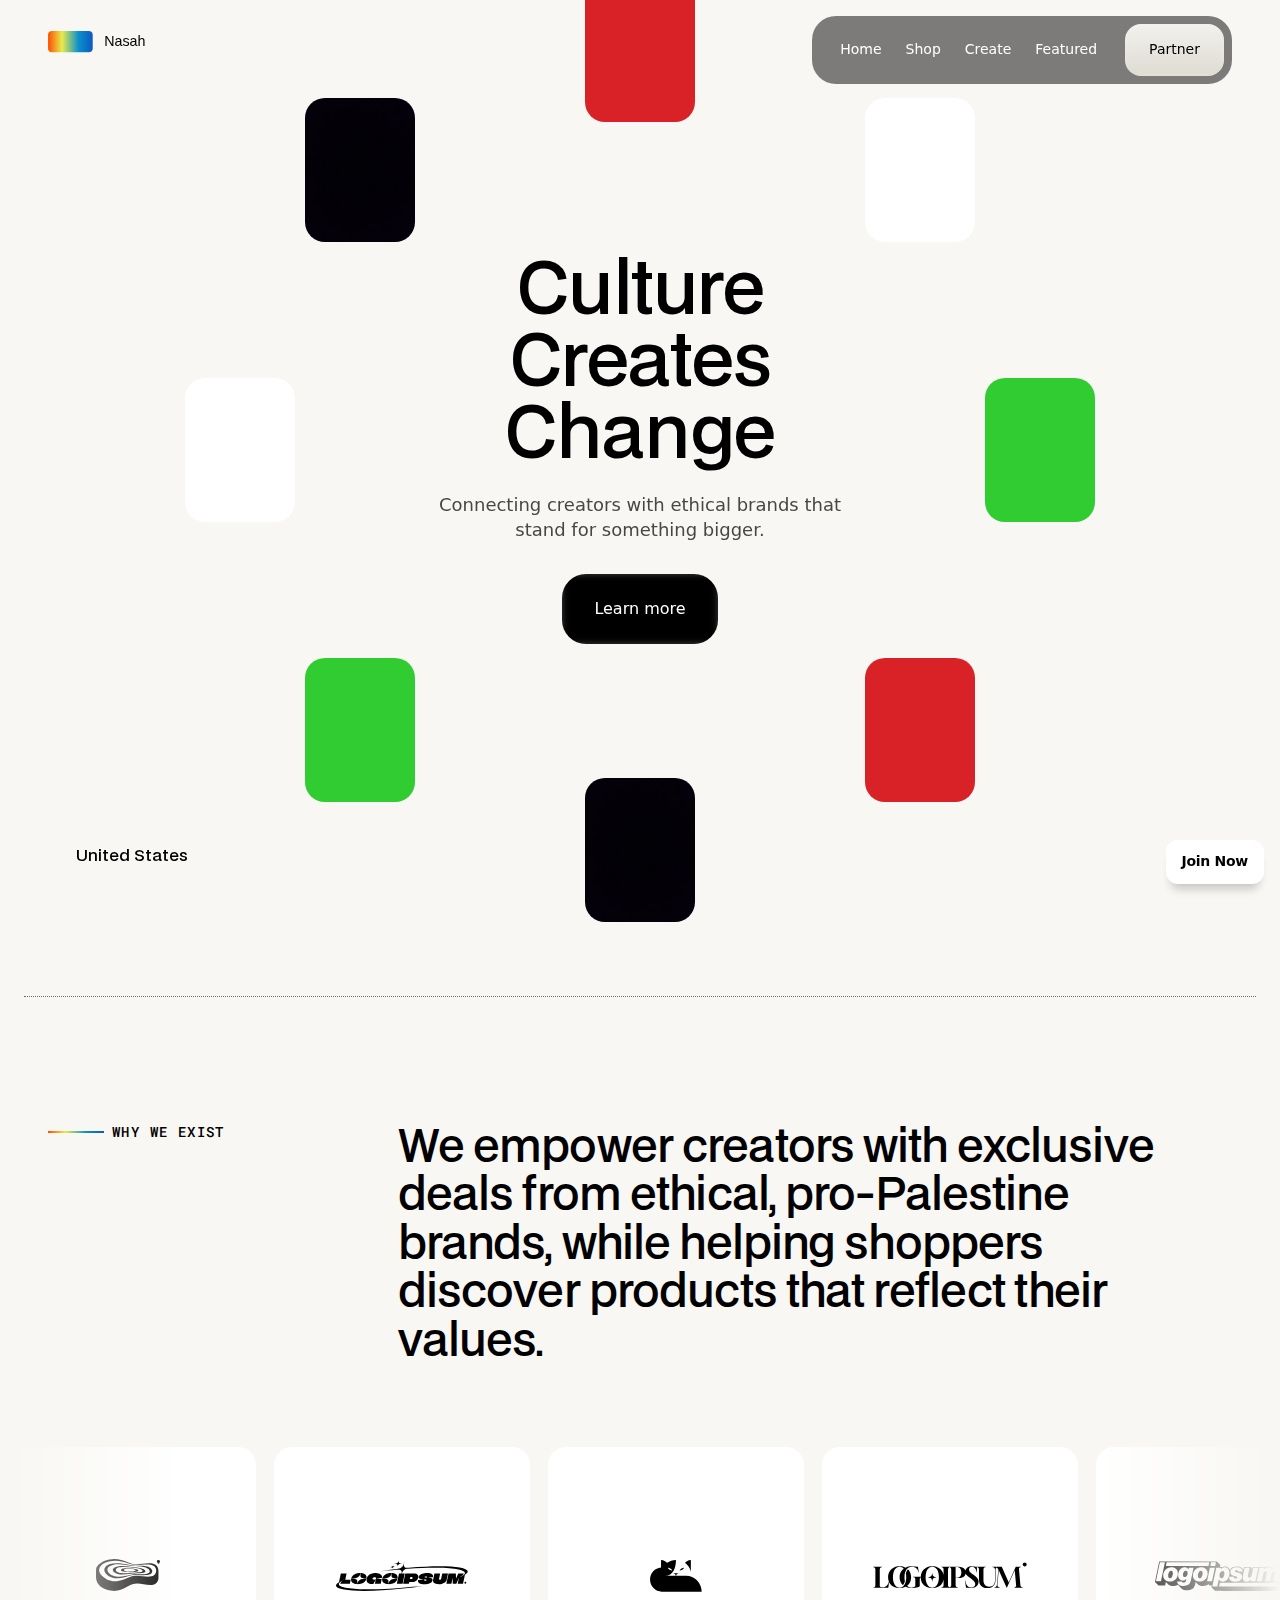
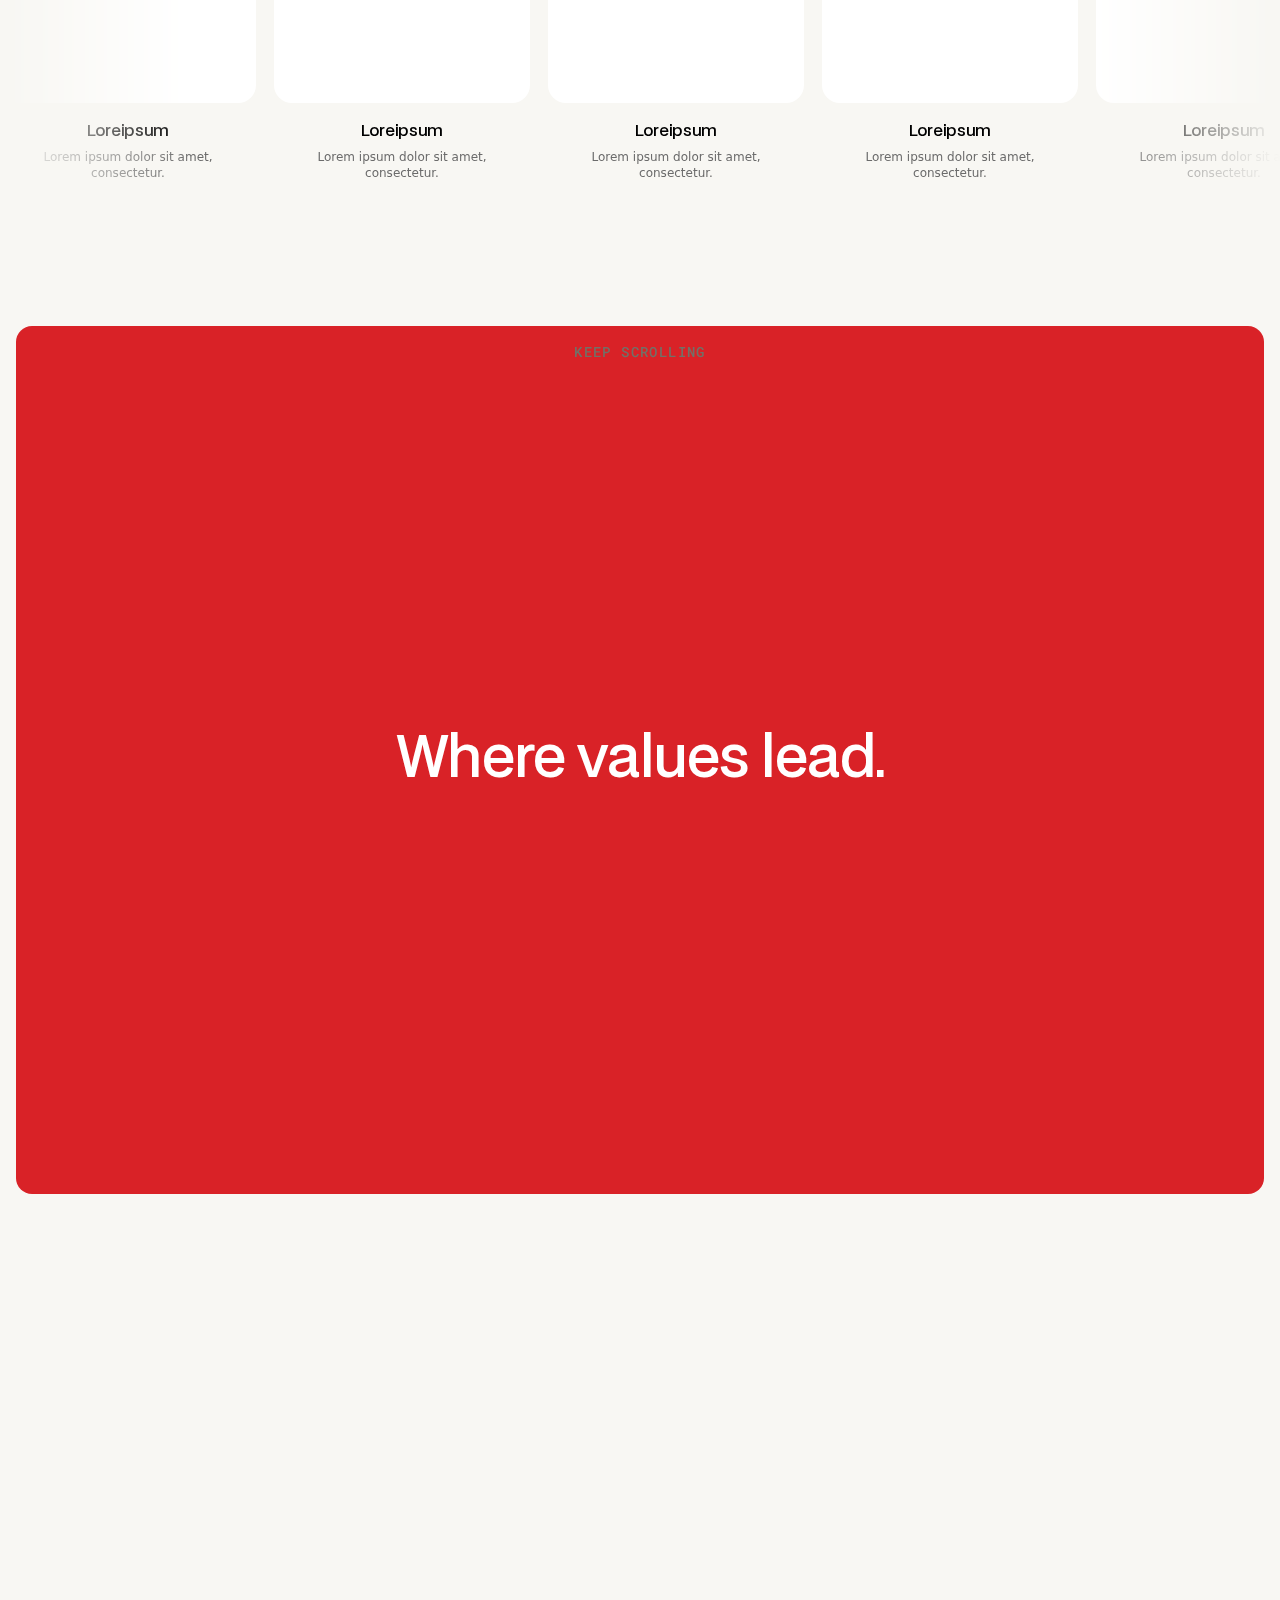
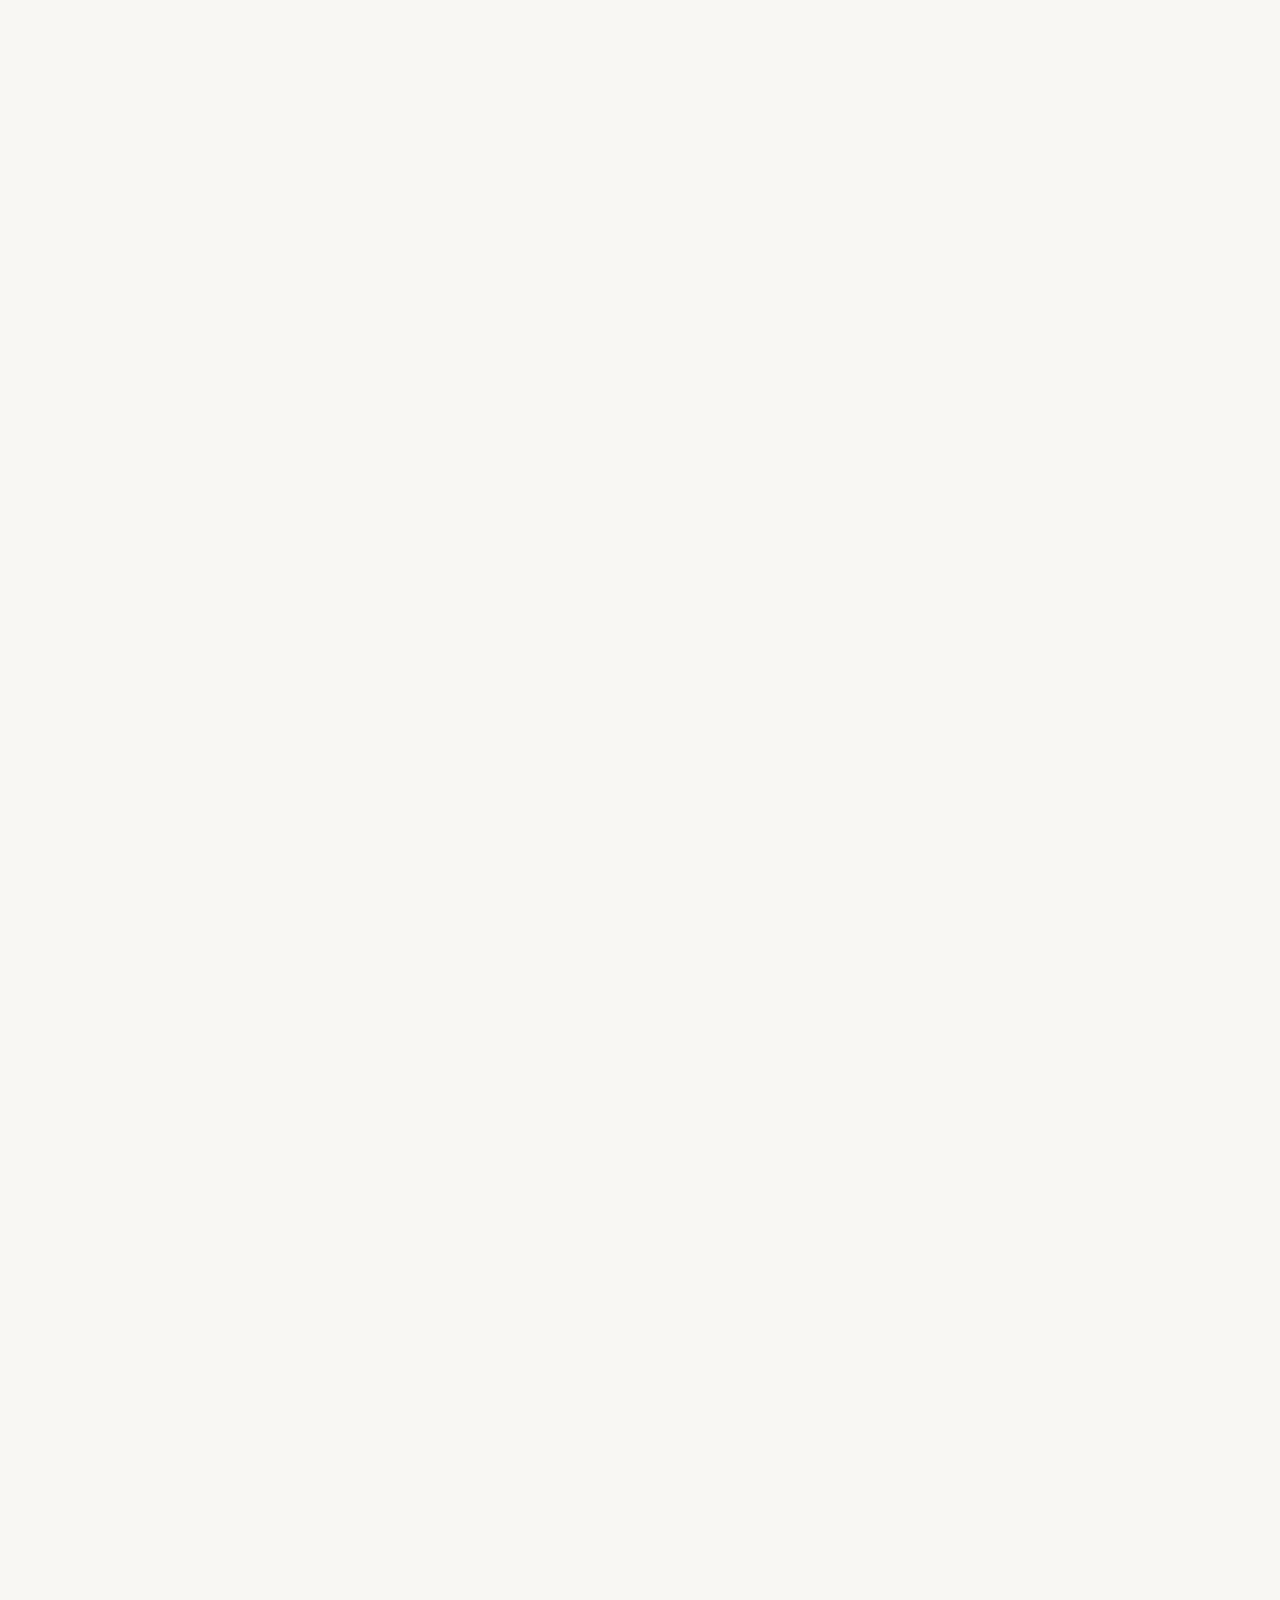
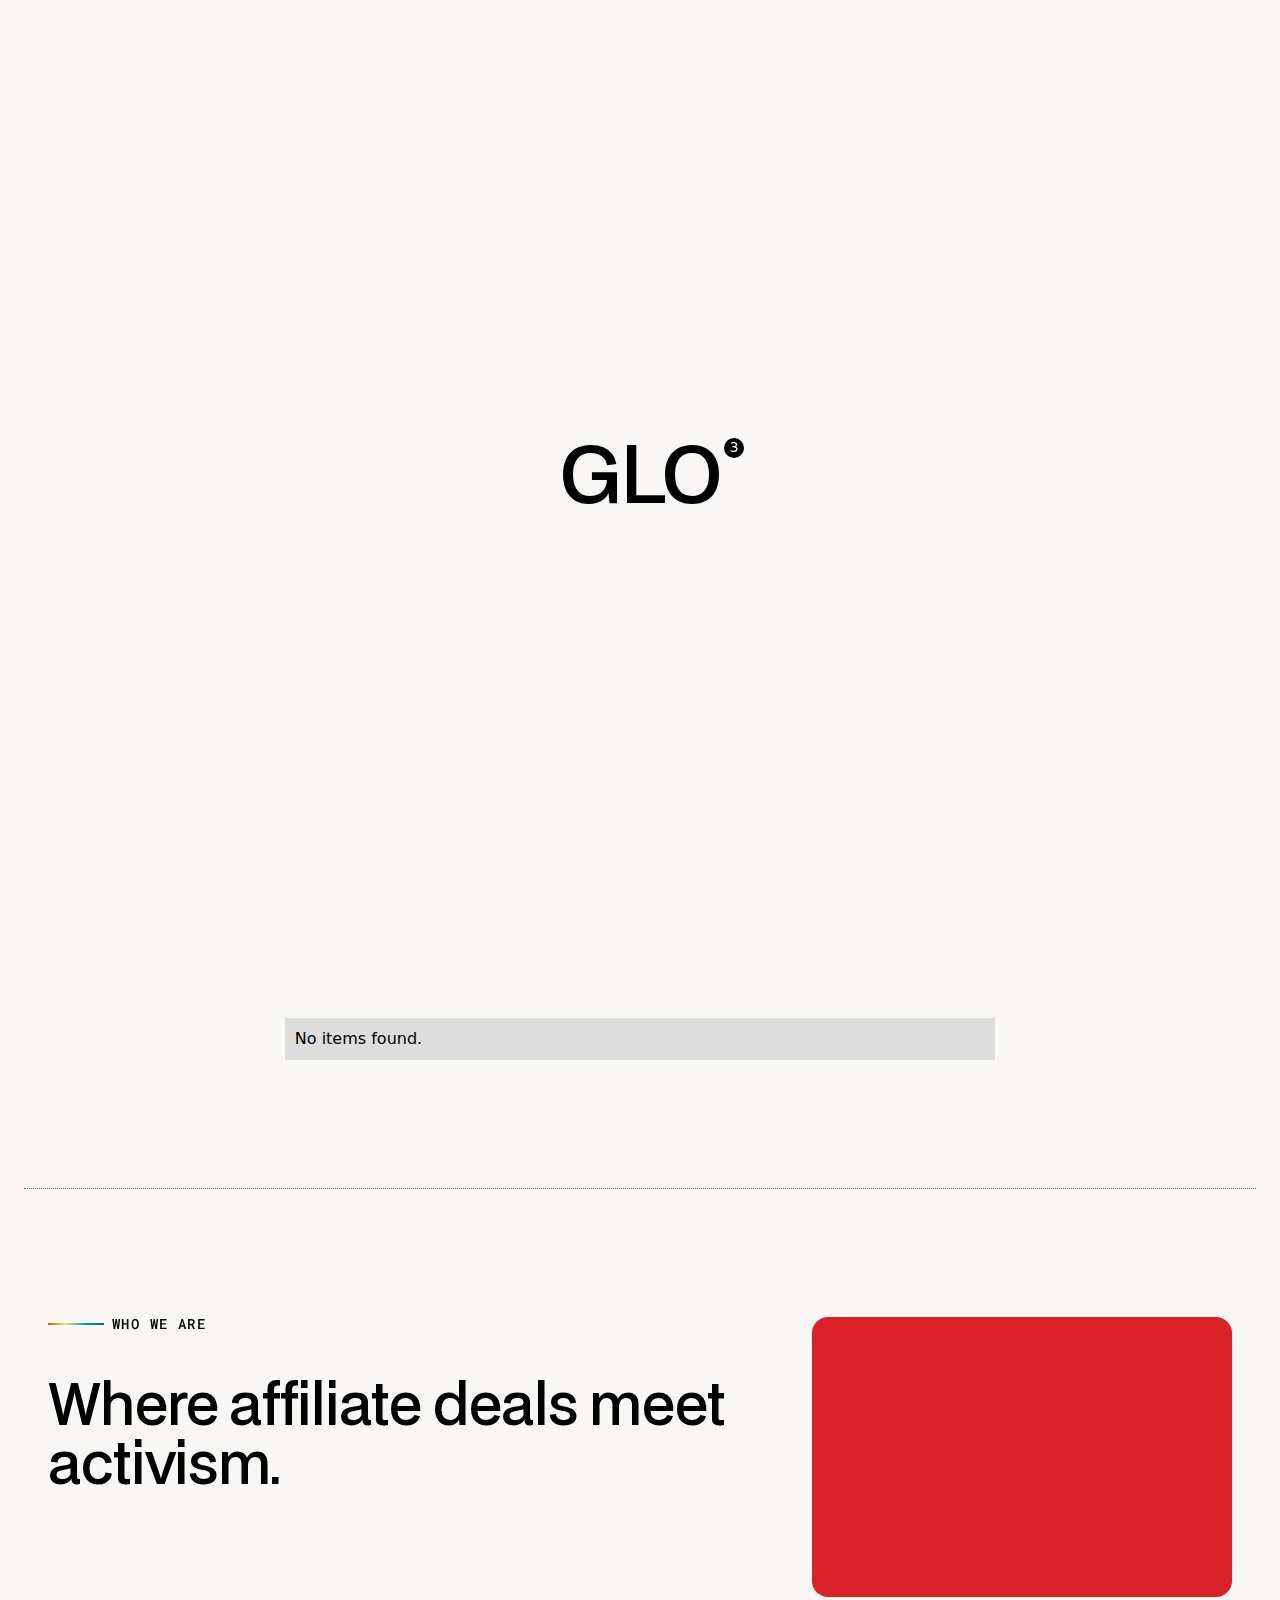
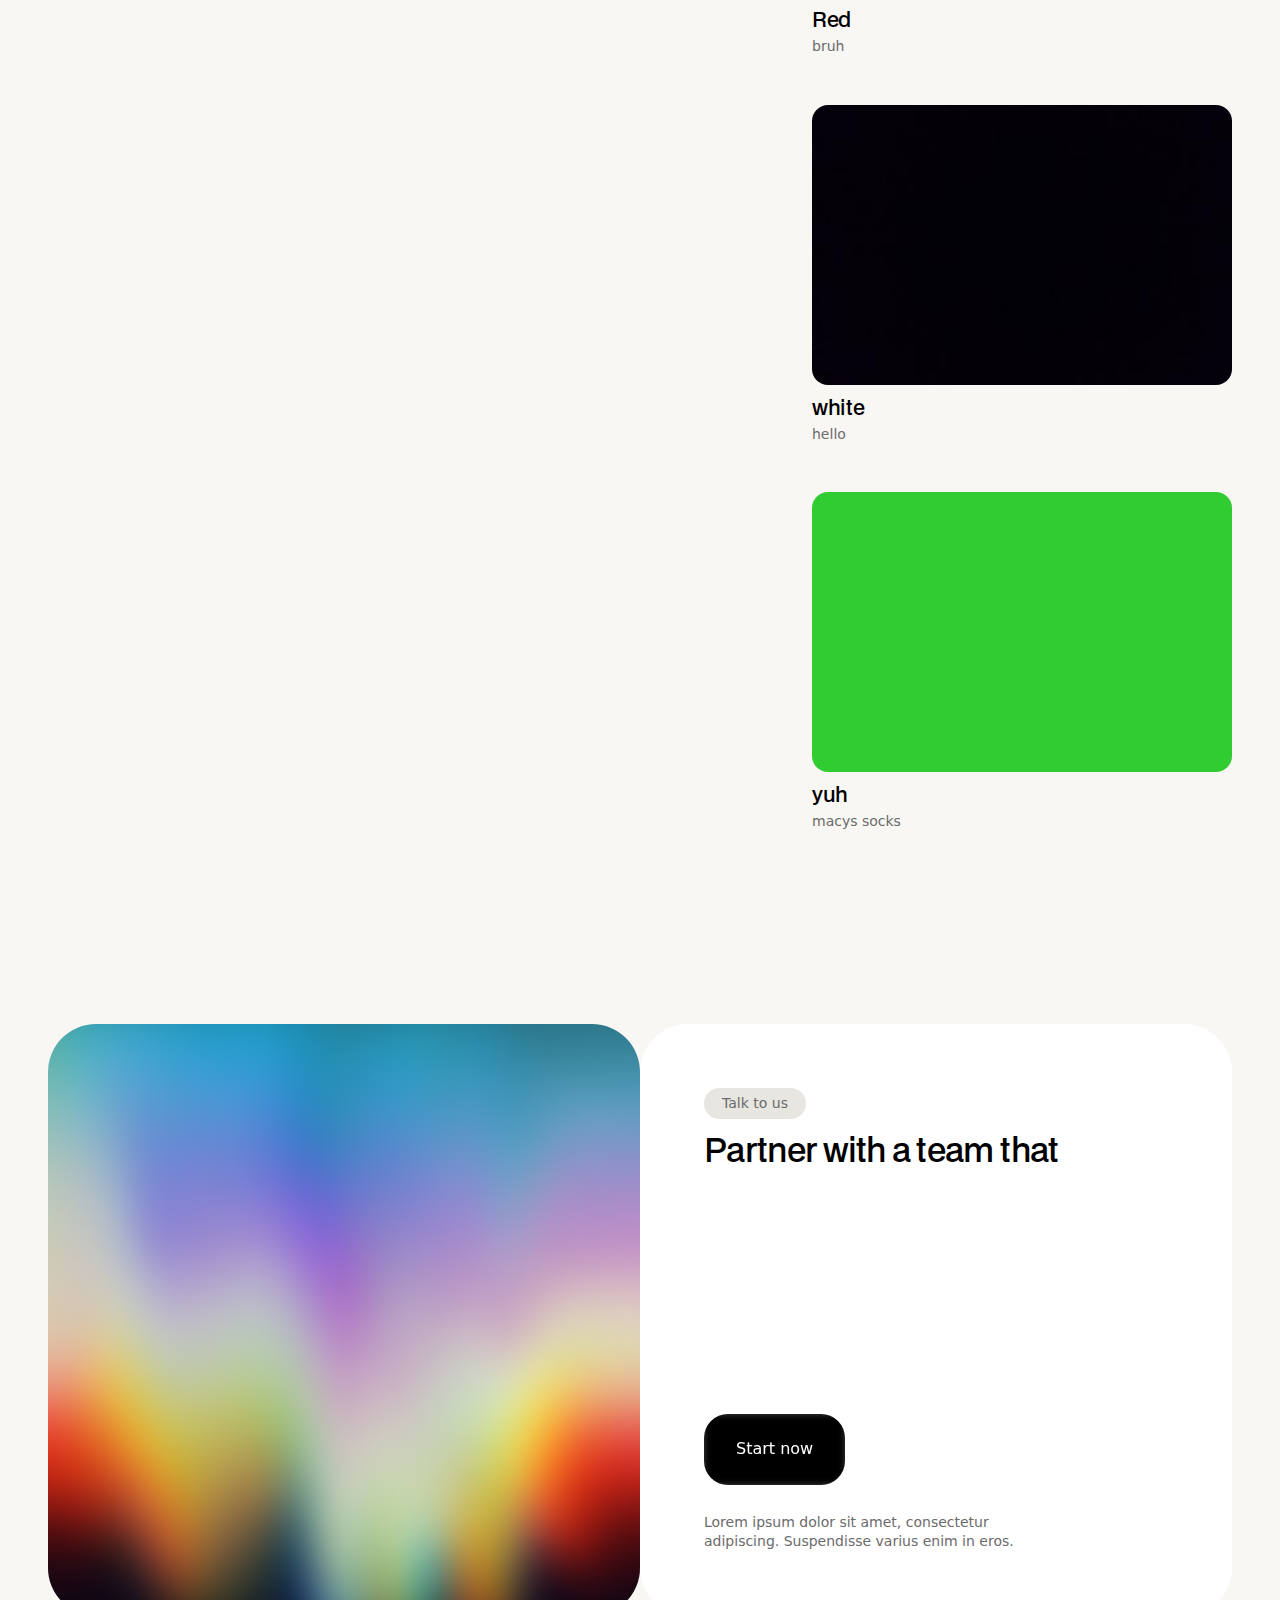
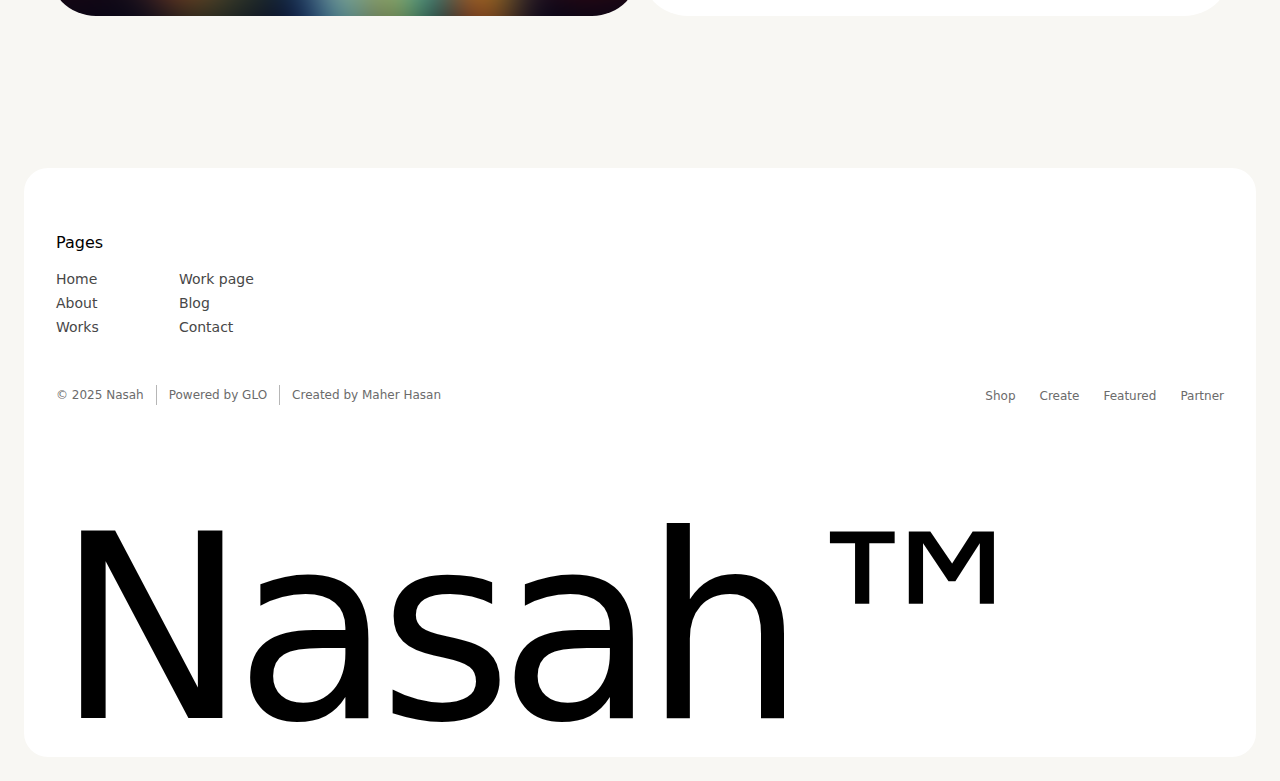
<file: index.html>
<!DOCTYPE html><!--  This site was created in Webflow. https://webflow.com  --><!--  Last Published: Thu Sep 25 2025 18:20:28 GMT+0000 (Coordinated Universal Time)  -->
<html data-wf-page="68d586cadb1664bafd05ebbb" data-wf-site="68d586c8db1664bafd05eb06" lang="en">
<head>
  <meta charset="utf-8">
  <title>Nasah - Where afilliate meets activism</title>
  <meta content="Nasah - Where afilliate meets activism" name="description">
  <meta content="Nasah - Where afilliate meets activism" property="og:title">
  <meta content="Nasah - Where afilliate meets activism" property="og:description">
  <meta content="Nasah - Where afilliate meets activism" property="twitter:title">
  <meta content="Nasah - Where afilliate meets activism" property="twitter:description">
  <meta property="og:type" content="website">
  <meta content="summary_large_image" name="twitter:card">
  <meta content="width=device-width, initial-scale=1" name="viewport">
  <meta content="Nasah" name="generator">
  <link href="css/normalize.css" rel="stylesheet" type="text/css">
  <link href="css/webflow.css" rel="stylesheet" type="text/css">
  <link href="css/pali-a91294.webflow.css" rel="stylesheet" type="text/css">
  <script type="text/javascript">!function(o,c){var n=c.documentElement,t=" w-mod-";n.className+=t+"js",("ontouchstart"in o||o.DocumentTouch&&c instanceof DocumentTouch)&&(n.className+=t+"touch")}(window,document);</script>
  <link href="images/favicon.png" rel="shortcut icon" type="image/x-icon">
  <link href="images/webclip.png" rel="apple-touch-icon"><!--  code to improve the font quality  -->
  <style>
  * {
  -webkit-font-smoothing: antialiased;
  -moz-osx-font-smoothing: grayscale;
}
</style>
</head>
<body>
  <a href="https://webflow.com/templates/html/noura-website-template" target="_blank" class="buy-template w-button">Join Now</a>
  <div class="page-wrapper">
    <nav class="navbar">
      <div class="padding-global">
        <div class="navbar_component">
          <a href="index.html" aria-current="page" class="navbar_logo-wrap w-inline-block w--current"><img src="images/logo-3.svg" loading="lazy" alt="" class="navbar_logo"></a>
          <div class="navbar_links-wrap">
            <div class="navbar_links">
              <a href="index.html" aria-current="page" class="navbar_link w-inline-block w--current">
                <div class="navbar_link-text _1">Home</div>
                <div class="navbar_link-text _2">Home</div>
              </a>
              <a href="about.html" class="navbar_link w-inline-block">
                <div class="navbar_link-text _1">Shop</div>
                <div class="navbar_link-text _2">Shop</div>
              </a>
              <a href="works.html" class="navbar_link w-inline-block">
                <div class="navbar_link-text _1">Create</div>
                <div class="navbar_link-text _2">Create</div>
              </a>
              <a href="blog.html" class="navbar_link w-inline-block">
                <div class="navbar_link-text _1">Featured</div>
                <div class="navbar_link-text _2">Featured</div>
              </a>
            </div>
            <a data-wf--button--variant="light-small" href="contact.html" class="button w-variant-994e88c4-baec-2bbf-d0b3-8a2991a92ab2 w-inline-block">
              <div class="button_inner w-variant-994e88c4-baec-2bbf-d0b3-8a2991a92ab2">
                <div class="button_gradient">
                  <div class="button_gradient-ball ball-1 w-variant-994e88c4-baec-2bbf-d0b3-8a2991a92ab2"></div>
                  <div class="button_gradient-ball ball-2 w-variant-994e88c4-baec-2bbf-d0b3-8a2991a92ab2"></div>
                </div>
                <div class="button_text">Partner</div>
              </div>
              <div class="button_gradient-glow">
                <div class="button_gradient-ball ball-1 w-variant-994e88c4-baec-2bbf-d0b3-8a2991a92ab2"></div>
                <div class="button_gradient-ball ball-2 w-variant-994e88c4-baec-2bbf-d0b3-8a2991a92ab2"></div>
              </div>
            </a>
          </div>
          <div class="navbar_hamburger-wrap">
            <div class="navbar_hamburger">
              <div class="navbar_hamburger-line _1"></div>
              <div class="navbar_hamburger-line _2"></div>
            </div>
          </div>
        </div>
      </div>
    </nav>
    <main class="main-wrapper">
      <section class="section_home-header">
        <div class="padding-section-xxlarge"></div>
        <div class="padding-global z-index-2">
          <div class="home-header_component">
            <div class="home-header_headings">
              <h1 class="home-header_heading _1">Culture Creates Change</h1>
              <h2 class="home-header_heading _2">Freedom Through Fairness</h2>
              <h3 class="home-header_heading _3">Stand With Palestine</h3>
            </div>
            <div class="spacer-custom-1 is-mobile-small"></div>
            <p class="home-header_text">Connecting creators with ethical brands that stand for something bigger.</p>
            <div class="spacer-medium"></div>
            <div class="home-header_button">
              <a data-wf--button--variant="dark" href="#section-brands" class="button w-inline-block">
                <div class="button_inner">
                  <div class="button_gradient">
                    <div class="button_gradient-ball ball-1"></div>
                    <div class="button_gradient-ball ball-2"></div>
                  </div>
                  <div class="button_text">Learn more</div>
                </div>
                <div class="button_gradient-glow">
                  <div class="button_gradient-ball ball-1"></div>
                  <div class="button_gradient-ball ball-2"></div>
                </div>
              </a>
            </div>
          </div>
        </div>
        <div class="padding-section-xxlarge"></div>
        <div class="home-header_imgs-wrapper">
          <div class="home-header_imgs-wrap">

            <div class="home-header_img-wrap _1">
              <img 
                src="images/RED__61681.jpg" 
                loading="lazy" 
                alt="Red" 
                class="home-header_img"
              >
            </div>

            <div class="home-header_img-wrap _2"><img src="images/White_box_55x90.png" loading="lazy" alt="A person with a watch on their wrist." class="home-header_img"></div>

            <div class="home-header_img-wrap _3">
              <img 
                src="images/green.png" 
                loading="lazy" 
                alt="A man and a woman standing next to each other." 
                class="home-header_img"
              >
            </div>
            

            <div class="home-header_img-wrap _4">
              <img 
                src="images/RED__61681.jpg" 
                loading="lazy" 
                alt="Red" 
                class="home-header_img"
              >
            </div>

            <div class="home-header_img-wrap _5">
              <img 
                src="images/blackbox.jpeg" 
                loading="lazy" 
                alt="A blurry photo of a man running." 
                class="home-header_img"
              >
            </div>
            
            <div class="home-header_img-wrap _6">
              <img 
                src="images/green.png" 
                loading="lazy" 
                alt="A man and a woman standing next to each other." 
                class="home-header_img"
              >
            </div>

            <div class="home-header_img-wrap _7"><img src="images/White_box_55x90.png" loading="lazy" alt="A person with a watch on their wrist." class="home-header_img"></div>

            <div class="home-header_img-wrap _8">
              <img 
                src="images/blackbox.jpeg" 
                loading="lazy" 
                alt="A blurry photo of a man running." 
                class="home-header_img">
              
            </div>
          </div>
        </div>
        <div class="home-header_labels-wrap">
          <div class="padding-global">
            <div class="home-header_labels">
              <div class="home-header_location">
                <div class="home-header_location-globe" data-w-id="eb066453-3996-6940-62ac-9318a85cc20d" data-animation-type="lottie" data-src="https://uploads-ssl.webflow.com/664b347d42b63a8c8c6026dc/664ca8e0cfd8688ec332af69_globe.json" data-loop="1" data-direction="1" data-autoplay="1" data-is-ix2-target="0" data-renderer="svg" data-default-duration="2" data-duration="0"></div>
                <div class="home-header_label">United States</div>
              </div>
              <div class="home-header_label">©2025</div>
            </div>
          </div>
        </div>
      </section>
      <div class="padding-section-small"></div>
      <section id="section-brands" class="section_brands">
        <div class="padding-global is-tiny">
          <div class="line"></div>
        </div>
        <div class="padding-section-medium"></div>
        <div class="padding-global">
          <div class="container-medium">
            <div class="brands_head">
              <div class="label_wrap">
                <div class="label_line"></div>
                <h2 class="text-style-label">Why we exist</h2>
              </div>
              <div class="brands_heading">
                <h3 class="heading-style-h4">We empower creators with exclusive deals from ethical, pro-Palestine brands, while helping shoppers discover products that reflect their values.</h3>
              </div>
            </div>
          </div>
        </div>
        <div class="spacer-xxlarge"></div>
        <div class="brands_list-wrapper">
          <div class="brands_list">
            <div class="brands_item-block">
              <div class="brands_item-logo-wrap"><img src="images/logo-1.svg" loading="lazy" alt="" class="brands_item-logo"></div>
              <div class="brands_item-texts">
                <h4 class="brands_item-name">Loreipsum</h4>
                <p class="brands_item-desc">Lorem ipsum dolor sit amet, consectetur.</p>
              </div>
            </div>
            <div class="brands_item-block">
              <div class="brands_item-logo-wrap"><img src="images/logo-2.svg" loading="lazy" alt="" class="brands_item-logo"></div>
              <div class="brands_item-texts">
                <h4 class="brands_item-name">Loreipsum</h4>
                <p class="brands_item-desc">Lorem ipsum dolor sit amet, consectetur.</p>
              </div>
            </div>
            <div class="brands_item-block">
              <div class="brands_item-logo-wrap"><img src="images/logo-3_1.svg" loading="lazy" alt="" class="brands_item-logo"></div>
              <div class="brands_item-texts">
                <h4 class="brands_item-name">Loreipsum</h4>
                <p class="brands_item-desc">Lorem ipsum dolor sit amet, consectetur.</p>
              </div>
            </div>
            <div class="brands_item-block">
              <div class="brands_item-logo-wrap"><img src="images/logo-4.svg" loading="lazy" alt="" class="brands_item-logo"></div>
              <div class="brands_item-texts">
                <h4 class="brands_item-name">Loreipsum</h4>
                <p class="brands_item-desc">Lorem ipsum dolor sit amet, consectetur.</p>
              </div>
            </div>
            <div class="brands_item-block">
              <div class="brands_item-logo-wrap"><img src="images/logo-5.svg" loading="lazy" alt="" class="brands_item-logo"></div>
              <div class="brands_item-texts">
                <h4 class="brands_item-name">Loreipsum</h4>
                <p class="brands_item-desc">Lorem ipsum dolor sit amet, consectetur.</p>
              </div>
            </div>
            <div class="brands_item-block">
              <div class="brands_item-logo-wrap"><img src="images/logo-6.svg" loading="lazy" alt="" class="brands_item-logo"></div>
              <div class="brands_item-texts">
                <h4 class="brands_item-name">Loreipsum</h4>
                <p class="brands_item-desc">Lorem ipsum dolor sit amet, consectetur.</p>
              </div>
            </div>
            <div class="brands_item-block">
              <div class="brands_item-logo-wrap"><img src="images/logo-7.svg" loading="lazy" alt="" class="brands_item-logo"></div>
              <div class="brands_item-texts">
                <h4 class="brands_item-name">Loreipsum</h4>
                <p class="brands_item-desc">Lorem ipsum dolor sit amet, consectetur.</p>
              </div>
            </div>
            <div class="brands_item-block">
              <div class="brands_item-logo-wrap"><img src="images/logo-8.svg" loading="lazy" alt="" class="brands_item-logo"></div>
              <div class="brands_item-texts">
                <h4 class="brands_item-name">Loreipsum</h4>
                <p class="brands_item-desc">Lorem ipsum dolor sit amet, consectetur.</p>
              </div>
            </div>
          </div>
          <div class="brands_list">
            <div class="brands_item-block">
              <div class="brands_item-logo-wrap"><img src="images/logo-1.svg" loading="lazy" alt="" class="brands_item-logo"></div>
              <div class="brands_item-texts">
                <h4 class="brands_item-name">Loreipsum</h4>
                <p class="brands_item-desc">Lorem ipsum dolor sit amet, consectetur.</p>
              </div>
            </div>
            <div class="brands_item-block">
              <div class="brands_item-logo-wrap"><img src="images/logo-2.svg" loading="lazy" alt="" class="brands_item-logo"></div>
              <div class="brands_item-texts">
                <h4 class="brands_item-name">Loreipsum</h4>
                <p class="brands_item-desc">Lorem ipsum dolor sit amet, consectetur.</p>
              </div>
            </div>
            <div class="brands_item-block">
              <div class="brands_item-logo-wrap"><img src="images/logo-3_1.svg" loading="lazy" alt="" class="brands_item-logo"></div>
              <div class="brands_item-texts">
                <h4 class="brands_item-name">Loreipsum</h4>
                <p class="brands_item-desc">Lorem ipsum dolor sit amet, consectetur.</p>
              </div>
            </div>
            <div class="brands_item-block">
              <div class="brands_item-logo-wrap"><img src="images/logo-4.svg" loading="lazy" alt="" class="brands_item-logo"></div>
              <div class="brands_item-texts">
                <h4 class="brands_item-name">Loreipsum</h4>
                <p class="brands_item-desc">Lorem ipsum dolor sit amet, consectetur.</p>
              </div>
            </div>
            <div class="brands_item-block">
              <div class="brands_item-logo-wrap"><img src="images/logo-5.svg" loading="lazy" alt="" class="brands_item-logo"></div>
              <div class="brands_item-texts">
                <h4 class="brands_item-name">Loreipsum</h4>
                <p class="brands_item-desc">Lorem ipsum dolor sit amet, consectetur.</p>
              </div>
            </div>
            <div class="brands_item-block">
              <div class="brands_item-logo-wrap"><img src="images/logo-6.svg" loading="lazy" alt="" class="brands_item-logo"></div>
              <div class="brands_item-texts">
                <h4 class="brands_item-name">Loreipsum</h4>
                <p class="brands_item-desc">Lorem ipsum dolor sit amet, consectetur.</p>
              </div>
            </div>
            <div class="brands_item-block">
              <div class="brands_item-logo-wrap"><img src="images/logo-7.svg" loading="lazy" alt="" class="brands_item-logo"></div>
              <div class="brands_item-texts">
                <h4 class="brands_item-name">Loreipsum</h4>
                <p class="brands_item-desc">Lorem ipsum dolor sit amet, consectetur.</p>
              </div>
            </div>
            <div class="brands_item-block">
              <div class="brands_item-logo-wrap"><img src="images/logo-8.svg" loading="lazy" alt="" class="brands_item-logo"></div>
              <div class="brands_item-texts">
                <h4 class="brands_item-name">Loreipsum</h4>
                <p class="brands_item-desc">Lorem ipsum dolor sit amet, consectetur.</p>
              </div>
            </div>
          </div>
          <div class="brands_list">
            <div class="brands_item-block">
              <div class="brands_item-logo-wrap"><img src="images/logo-1.svg" loading="lazy" alt="" class="brands_item-logo"></div>
              <div class="brands_item-texts">
                <h4 class="brands_item-name">Loreipsum</h4>
                <p class="brands_item-desc">Lorem ipsum dolor sit amet, consectetur.</p>
              </div>
            </div>
            <div class="brands_item-block">
              <div class="brands_item-logo-wrap"><img src="images/logo-2.svg" loading="lazy" alt="" class="brands_item-logo"></div>
              <div class="brands_item-texts">
                <h4 class="brands_item-name">Loreipsum</h4>
                <p class="brands_item-desc">Lorem ipsum dolor sit amet, consectetur.</p>
              </div>
            </div>
            <div class="brands_item-block">
              <div class="brands_item-logo-wrap"><img src="images/logo-3_1.svg" loading="lazy" alt="" class="brands_item-logo"></div>
              <div class="brands_item-texts">
                <h4 class="brands_item-name">Loreipsum</h4>
                <p class="brands_item-desc">Lorem ipsum dolor sit amet, consectetur.</p>
              </div>
            </div>
            <div class="brands_item-block">
              <div class="brands_item-logo-wrap"><img src="images/logo-4.svg" loading="lazy" alt="" class="brands_item-logo"></div>
              <div class="brands_item-texts">
                <h4 class="brands_item-name">Loreipsum</h4>
                <p class="brands_item-desc">Lorem ipsum dolor sit amet, consectetur.</p>
              </div>
            </div>
            <div class="brands_item-block">
              <div class="brands_item-logo-wrap"><img src="images/logo-5.svg" loading="lazy" alt="" class="brands_item-logo"></div>
              <div class="brands_item-texts">
                <h4 class="brands_item-name">Loreipsum</h4>
                <p class="brands_item-desc">Lorem ipsum dolor sit amet, consectetur.</p>
              </div>
            </div>
            <div class="brands_item-block">
              <div class="brands_item-logo-wrap"><img src="images/logo-6.svg" loading="lazy" alt="" class="brands_item-logo"></div>
              <div class="brands_item-texts">
                <h4 class="brands_item-name">Loreipsum</h4>
                <p class="brands_item-desc">Lorem ipsum dolor sit amet, consectetur.</p>
              </div>
            </div>
            <div class="brands_item-block">
              <div class="brands_item-logo-wrap"><img src="images/logo-7.svg" loading="lazy" alt="" class="brands_item-logo"></div>
              <div class="brands_item-texts">
                <h4 class="brands_item-name">Loreipsum</h4>
                <p class="brands_item-desc">Lorem ipsum dolor sit amet, consectetur.</p>
              </div>
            </div>
            <div class="brands_item-block">
              <div class="brands_item-logo-wrap"><img src="images/logo-8.svg" loading="lazy" alt="" class="brands_item-logo"></div>
              <div class="brands_item-texts">
                <h4 class="brands_item-name">Loreipsum</h4>
                <p class="brands_item-desc">Lorem ipsum dolor sit amet, consectetur.</p>
              </div>
            </div>
          </div>
        </div>
        <div class="padding-section-medium"></div>
      </section>
      <section class="section_home-about">
        <div class="home-about_wrapper">
          <div class="scroll-note_text">Keep scrolling</div>
          <div class="home-about_sticky">
            <div class="home-about_component">
              <h2 class="home-about_heading _1">We are</h2>
              <div class="home-about_img-wrap"><img src="images/RED__61681.jpg" loading="lazy" alt="A man and a woman standing next to each other." class="home-about_img">
                <h2 class="home-about_img-text">Where values lead.</h2>
              </div>
              <h2 class="home-about_heading _2">Nasah™</h2>
              <div class="class-for-animation">
                <div class="animation-scroll-border"></div>
                <div class="animation-scroll-padding"></div>
              </div>
            </div>
          </div>
        </div>
      </section>
      <section class="section_work-list">
        <div class="padding-section-medium"></div>
        <div class="padding-global">
          <div class="container-medium">
            <div class="work-list_component">
              <div class="work-list_head">
                <h2>GLO</h2>
                <div class="work-list_number-wrap">
                  <div class="work-list_number">3</div>
                </div>
              </div>
              <div class="spacer-xlarge"></div>
              <div class="work-list_wrapper w-dyn-list">
                <div role="list" class="work-list_list w-dyn-items">
                  <div role="listitem" class="work-list_item w-dyn-item">
                    <a aria-label="link to project" href="#" class="work-list_block w-inline-block">
                      <div class="work-list_images-wrap">
                        <div class="work-list_image-main"><img animation="scale" loading="lazy" alt="" src="https://cdn.prod.website-files.com/684a11845c7dd0b4b7745cd9/684f4b4e46f43abece21d9e6_E1-1170x780%20(1).jpg" class="work-list_img-main w-dyn-bind-empty">
                          <div class="hover_pill">View case</div>
                        </div>
                        <div class="work-list_image-second"><img loading="lazy" src="https://cdn.prod.website-files.com/684a11845c7dd0b4b7745cd9/684f4efab49956b356a8729c_gradient.png" alt="" class="work-list_img-second w-dyn-bind-empty"></div>
                      </div>
                      <div class="work-list_infos">
                        <h3 class="heading-style-h6 w-dyn-bind-empty"></h3>
                        <div class="work-list_desc w-dyn-bind-empty"></div>
                      </div>
                    </a>
                  </div>
                </div>
                <div class="w-dyn-empty">
                  <div>No items found.</div>
                </div>
              </div>
            </div>
          </div>
        </div>
      </section>
      <section class="section_services">
        <div class="padding-section-medium"></div>
        <div class="padding-global is-tiny">
          <div class="line"></div>
        </div>
        <div class="padding-section-medium"></div>
        <div class="padding-global">
          <div class="container-medium">
            <div class="services_component">
              <div class="services_content">
                <div class="label_wrap">
                  <div class="label_line"></div>
                  <h2 class="text-style-label">Who we are</h2>
                </div>
                <div class="spacer-large"></div>
                <h2 class="heading-style-h3">Where affiliate deals meet activism.</h2>
              </div>
              <div class="services_items">
                <div class="services_item">
                  <div class="services_img-wrap"><img class="services_img" src="images/RED__61681.jpg" animation="scale" alt="A person holding up a book that says book is brain food." sizes="(max-width: 1170px) 100vw, 1170px" loading="lazy"></div>
                  <div class="services_item-infos">
                    <h3 class="heading-style-h6">Red</h3>
                    <div class="services_desc">bruh</div>
                  </div>
                </div>
                <div class="services_item">
                  <div class="services_img-wrap"><img class="services_img" src="images/blackbox.jpeg" animation="scale" alt="A laptop with the word evelyn lee on the screen." sizes="100vw" loading="lazy" ></div>
                  <div class="services_item-infos">
                    <h3 class="heading-style-h6">white</h3>
                    <div class="services_desc">hello</div>
                  </div>
                </div>
                <div id="w-node-_484cd889-9c9b-9c07-ce5b-d03b07feac89-fd05ebbb" class="services_item">
                  <div class="services_img-wrap"><img class="services_img" src="images/green.png" animation="" alt="A close up of a cell phone on a table." sizes="(max-width: 1170px) 100vw, 1170px" loading="lazy"></div>
                  <div class="services_item-infos">
                    <h3 class="heading-style-h6">yuh</h3>
                    <div class="services_desc">macys socks</div>
                  </div>
                </div>
              </div>
            </div>
          </div>
        </div>
        <div class="padding-section-xsmall"></div>
      </section>
      <section class="section_cta">
        <div class="padding-section-medium"></div>
        <div class="padding-global">
          <div class="container-medium">
            <div class="cta_component">
              <div class="cta_graphic-wrap">
                <div data-poster-url="https://cdn.prod.website-files.com/684a11845c7dd0b4b7745cd9%2F68502a795ba88b48b1e21bd5_Vibrant%20Abstract%20Artwork-poster-00001.jpg" data-video-urls="videos/Vibrant-Abstract-Artwork-transcode.mp4,videos/Vibrant-Abstract-Artwork-transcode.webm" data-autoplay="true" data-loop="true" data-wf-ignore="true" class="cta_graphic w-background-video w-background-video-atom"><video id="eb528ada-41c3-d51b-6c40-f1574b5466ef-video" autoplay="" loop="" style="background-image:url(&quot;https://cdn.prod.website-files.com/684a11845c7dd0b4b7745cd9%2F68502a795ba88b48b1e21bd5_Vibrant%20Abstract%20Artwork-poster-00001.jpg&quot;)" muted="" playsinline="" data-wf-ignore="true" data-object-fit="cover">
                    <source src="videos/Vibrant-Abstract-Artwork-transcode.mp4" data-wf-ignore="true">
                    <source src="videos/Vibrant-Abstract-Artwork-transcode.webm" data-wf-ignore="true">
                  </video></div>
              </div>
              <div class="cta_content">
                <div class="cta_head">
                  <div class="pill_wrap">
                    <div class="cta_pill">Talk to us</div>
                  </div>
                  <div class="spacer-small"></div>
                  <h2 class="heading-style-h5">Partner with a team that </h2>
                </div>
                <div class="cta_button-wrap">
                  <a data-wf--button--variant="dark" href="#" class="button w-inline-block">
                    <div class="button_inner">
                      <div class="button_gradient">
                        <div class="button_gradient-ball ball-1"></div>
                        <div class="button_gradient-ball ball-2"></div>
                      </div>
                      <div class="button_text">Start now</div>
                    </div>
                    <div class="button_gradient-glow">
                      <div class="button_gradient-ball ball-1"></div>
                      <div class="button_gradient-ball ball-2"></div>
                    </div>
                  </a>
                  <p class="cta_text">Lorem ipsum dolor sit amet, consectetur adipiscing. Suspendisse varius enim in eros.</p>
                </div>
              </div>
            </div>
          </div>
        </div>
        <div class="padding-section-medium"></div>
      </section>
    </main>
    <footer class="footer">
      <div class="footer_wrap">
        <div class="footer_component">
          <div class="footer_main">
            <div class="footer_links-groups">
              <div id="w-node-_0632acfa-8aaa-b158-7b6a-58a2921af54f-921af54a" class="footer_group">
                <div class="footer_link-label">Pages</div>
                <div class="footer_lists">
                  <div class="footer_links-list">
                    <a href="index.html" aria-current="page" class="footer_link w--current">Home</a>
                    <a href="about.html" class="footer_link">About</a>
                    <a href="works.html" class="footer_link">Works</a>
                  </div>
                  <div class="footer_links-list">
                    <a href="/works/chromor" class="footer_link">Work page</a>
                    <a href="blog.html" class="footer_link">Blog</a>
                    <a href="contact.html" class="footer_link">Contact</a>
                  </div>
                </div>
              </div>
            </div>
            <div class="footer_social">
              <a href="https://instagram.com" target="_blank" class="footer_social-media-wrap w-inline-block"><img loading="lazy" src="images/social-insta.svg" alt="" class="footer_social-media"></a>
              <a href="https://x.com" target="_blank" class="footer_social-media-wrap w-inline-block"><img loading="lazy" src="images/social-x.svg" alt="" class="footer_social-media"></a>
              <a href="https://youtube.com" target="_blank" class="footer_social-media-wrap w-inline-block"><img loading="lazy" src="images/social-yt.svg" alt="" class="footer_social-media"></a>
            </div>
          </div>
          <div class="footer_legal-links">
            <div id="w-node-_0632acfa-8aaa-b158-7b6a-58a2921af569-921af54a" class="footer_legal-wrap">
              <div class="footer_copyright">© 2025 Nasah</div>
              <div class="footer_legal-divider"></div>
              <div class="footer_copyright">Powered by <a href="https://webflow.com/" target="_blank" class="footer_template-link">GLO</a>
              </div>
              <div class="footer_legal-divider"></div>
              <div class="footer_copyright"> Created by <a href="https://www.template.supply/" target="_blank" class="footer_template-link">Maher Hasan</a>
              </div>
            </div>
            <div id="w-node-_0632acfa-8aaa-b158-7b6a-58a2921af576-921af54a" class="footer_template-links">
              <a href="template/instructions.html" class="footer_template-link">Shop</a>
              <a href="template/style-guide.html" class="footer_template-link">Create</a>
              <a href="template/licenses.html" class="footer_template-link">Featured</a>
              <a href="template/changelog.html" class="footer_template-link">Partner</a>
            </div>
          </div>
        </div>
        <div class="footer_brand">Nasah™</div>
      </div>
    </footer>
  </div>
  <script src="https://d3e54v103j8qbb.cloudfront.net/js/jquery-3.5.1.min.dc5e7f18c8.js?site=68d586c8db1664bafd05eb06" type="text/javascript" integrity="sha256-9/aliU8dGd2tb6OSsuzixeV4y/faTqgFtohetphbbj0=" crossorigin="anonymous"></script>
  <script src="js/webflow.js" type="text/javascript"></script>
  <script src="https://cdn.prod.website-files.com/gsap/3.13.0/gsap.min.js" type="text/javascript"></script>
  <script src="https://cdn.prod.website-files.com/gsap/3.13.0/SplitText.min.js" type="text/javascript"></script>
  <script src="https://cdn.prod.website-files.com/gsap/3.13.0/ScrollTrigger.min.js" type="text/javascript"></script>
</body>
</html>
</file>
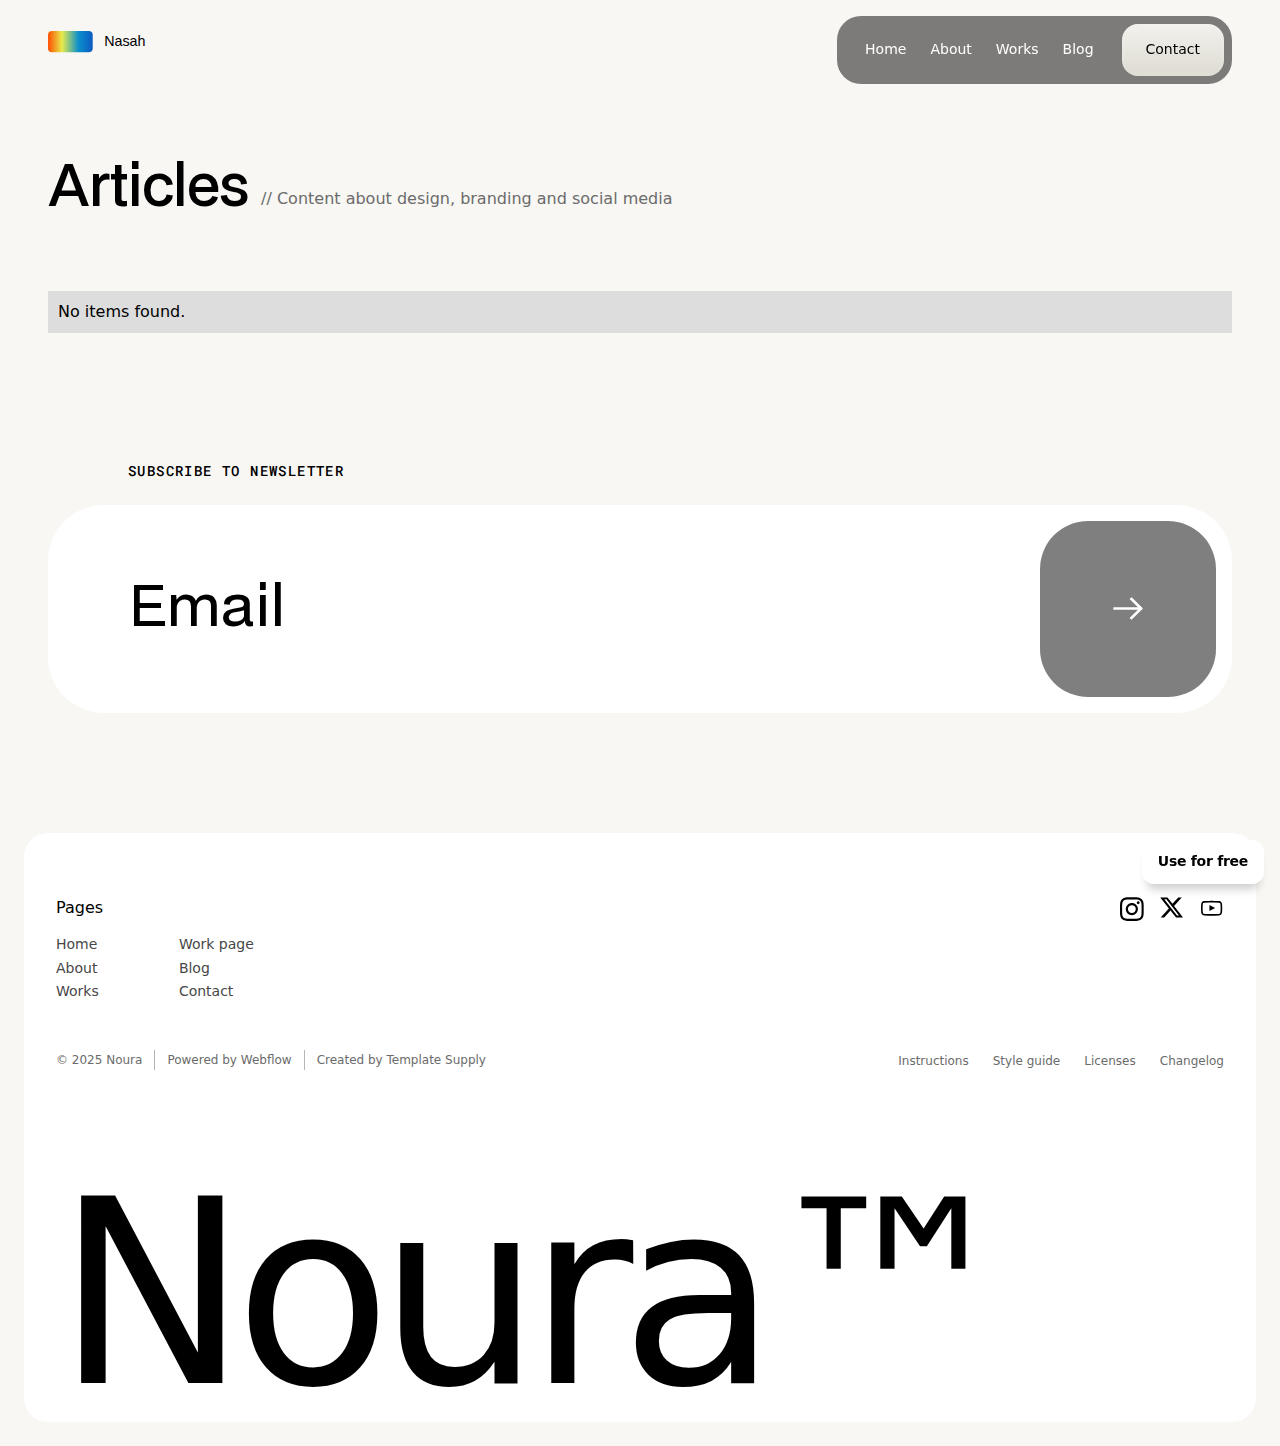
<file: blog.html>
<!DOCTYPE html><!--  This site was created in Webflow. https://webflow.com  --><!--  Last Published: Thu Sep 25 2025 18:20:28 GMT+0000 (Coordinated Universal Time)  -->
<html data-wf-page="68d586cadb1664bafd05ebc4" data-wf-site="68d586c8db1664bafd05eb06" lang="en">
<head>
  <meta charset="utf-8">
  <title>Noura - Webflow HTML website template</title>
  <meta content="Noura is a playful FREE Webflow template with smooth animations, bold visuals, and flexible layouts for agencies and designers." name="description">
  <meta content="Noura - Webflow HTML website template" property="og:title">
  <meta content="Noura is a playful FREE Webflow template with smooth animations, bold visuals, and flexible layouts for agencies and designers." property="og:description">
  <meta content="Noura - Webflow HTML website template" property="twitter:title">
  <meta content="Noura is a playful FREE Webflow template with smooth animations, bold visuals, and flexible layouts for agencies and designers." property="twitter:description">
  <meta property="og:type" content="website">
  <meta content="summary_large_image" name="twitter:card">
  <meta content="width=device-width, initial-scale=1" name="viewport">
  <meta content="Webflow" name="generator">
  <link href="css/normalize.css" rel="stylesheet" type="text/css">
  <link href="css/webflow.css" rel="stylesheet" type="text/css">
  <link href="css/pali-a91294.webflow.css" rel="stylesheet" type="text/css">
  <script type="text/javascript">!function(o,c){var n=c.documentElement,t=" w-mod-";n.className+=t+"js",("ontouchstart"in o||o.DocumentTouch&&c instanceof DocumentTouch)&&(n.className+=t+"touch")}(window,document);</script>
  <link href="images/favicon.png" rel="shortcut icon" type="image/x-icon">
  <link href="images/webclip.png" rel="apple-touch-icon"><!--  code to improve the font quality  -->
  <style>
  * {
  -webkit-font-smoothing: antialiased;
  -moz-osx-font-smoothing: grayscale;
}
</style>
</head>
<body>
  <a href="https://webflow.com/templates/html/noura-website-template" target="_blank" class="buy-template w-button">Use for free</a>
  <div class="page-wrapper">
    <nav class="navbar">
      <div class="padding-global">
        <div class="navbar_component">
          <a href="index.html" class="navbar_logo-wrap w-inline-block"><img src="images/logo-3.svg" loading="lazy" alt="" class="navbar_logo"></a>
          <div class="navbar_links-wrap">
            <div class="navbar_links">
              <a href="index.html" class="navbar_link w-inline-block">
                <div class="navbar_link-text _1">Home</div>
                <div class="navbar_link-text _2">Home</div>
              </a>
              <a href="about.html" class="navbar_link w-inline-block">
                <div class="navbar_link-text _1">About</div>
                <div class="navbar_link-text _2">About</div>
              </a>
              <a href="works.html" class="navbar_link w-inline-block">
                <div class="navbar_link-text _1">Works</div>
                <div class="navbar_link-text _2">Works</div>
              </a>
              <a href="blog.html" aria-current="page" class="navbar_link w-inline-block w--current">
                <div class="navbar_link-text _1">Blog</div>
                <div class="navbar_link-text _2">Blog</div>
              </a>
            </div>
            <a data-wf--button--variant="light-small" href="contact.html" class="button w-variant-994e88c4-baec-2bbf-d0b3-8a2991a92ab2 w-inline-block">
              <div class="button_inner w-variant-994e88c4-baec-2bbf-d0b3-8a2991a92ab2">
                <div class="button_gradient">
                  <div class="button_gradient-ball ball-1 w-variant-994e88c4-baec-2bbf-d0b3-8a2991a92ab2"></div>
                  <div class="button_gradient-ball ball-2 w-variant-994e88c4-baec-2bbf-d0b3-8a2991a92ab2"></div>
                </div>
                <div class="button_text">Contact</div>
              </div>
              <div class="button_gradient-glow">
                <div class="button_gradient-ball ball-1 w-variant-994e88c4-baec-2bbf-d0b3-8a2991a92ab2"></div>
                <div class="button_gradient-ball ball-2 w-variant-994e88c4-baec-2bbf-d0b3-8a2991a92ab2"></div>
              </div>
            </a>
          </div>
          <div class="navbar_hamburger-wrap">
            <div class="navbar_hamburger">
              <div class="navbar_hamburger-line _1"></div>
              <div class="navbar_hamburger-line _2"></div>
            </div>
          </div>
        </div>
      </div>
    </nav>
    <div class="main-wrapper">
      <section class="section_blog-list">
        <div class="padding-section-large is-mobile-big"></div>
        <div class="padding-global">
          <div class="container-medium">
            <div class="blog-list_component">
              <div class="blog-list_head">
                <h1 class="heading-style-h3">Articles</h1>
                <p class="blog-list_subheading">// Content about design, branding and social media</p>
              </div>
              <div class="spacer-large"></div>
              <div class="blog-list_wrapper w-dyn-list">
                <div role="list" class="blog-list_list w-dyn-items">
                  <div role="listitem" class="blog-list_item w-dyn-item">
                    <a href="#" class="blog-list_block w-inline-block">
                      <div class="blog-list_img-wrap"><img src="https://cdn.prod.website-files.com/684a11845c7dd0b4b7745cd9/68507badbabf80197bb1fb50_Tennis%20Court%20Smiley.jpeg" loading="lazy" alt="" class="blog-list_img w-dyn-bind-empty"></div>
                      <div class="blog-list_content">
                        <div class="text-style-label w-dyn-bind-empty"></div>
                        <h2 class="blog-list_title w-dyn-bind-empty"></h2>
                        <p class="blog-list_desc w-dyn-bind-empty"></p>
                      </div>
                    </a>
                  </div>
                </div>
                <div class="w-dyn-empty">
                  <div>No items found.</div>
                </div>
              </div>
            </div>
          </div>
        </div>
        <div class="padding-section-medium"></div>
      </section>
      <section class="section_newsletter">
        <div class="padding-global">
          <div class="container-medium">
            <div class="newsletter_component">
              <div class="newsletter_form-block w-form">
                <form id="email-form" name="email-form" data-name="Email Form" method="get" class="newsletter_form" data-wf-page-id="68d586cadb1664bafd05ebc4" data-wf-element-id="77270de7-9925-5176-d3fb-ca13ff7a6b1b">
                  <div class="newsletter_label-wrap">
                    <div class="text-style-label">Subscribe to newsletter</div>
                  </div>
                  <div class="spacer-custom-2"></div>
                  <div class="input-wrapper"><label for="email" class="hide">Email Address</label><input class="text-field w-input" maxlength="256" name="email" data-name="Email" placeholder="Email" type="email" id="email" required="">
                    <div class="newsletter_button"><input type="submit" data-wait="" class="newsletter_submit-btn w-button" value="">
                      <div class="newsletter_btn-wrapper">
                        <div class="newsletter_btn-wrap"><img src="images/icon-arrow-right.svg" loading="lazy" alt="arrow icon" class="newsletter_arrow"></div>
                      </div>
                    </div>
                  </div>
                </form>
                <div class="success-message w-form-done">
                  <div class="newsletter_success-in">
                    <div class="heading-style-h6">Thank you!</div>
                    <div class="newsletter_success-text">Your submission has been received!</div>
                  </div>
                </div>
                <div class="error-message w-form-fail">
                  <div>Oops! Something went wrong while submitting the form.</div>
                </div>
              </div>
            </div>
          </div>
        </div>
        <div class="padding-section-small"></div>
      </section>
    </div>
    <footer class="footer">
      <div class="footer_wrap">
        <div class="footer_component">
          <div class="footer_main">
            <div class="footer_links-groups">
              <div id="w-node-_0632acfa-8aaa-b158-7b6a-58a2921af54f-921af54a" class="footer_group">
                <div class="footer_link-label">Pages</div>
                <div class="footer_lists">
                  <div class="footer_links-list">
                    <a href="index.html" class="footer_link">Home</a>
                    <a href="about.html" class="footer_link">About</a>
                    <a href="works.html" class="footer_link">Works</a>
                  </div>
                  <div class="footer_links-list">
                    <a href="/works/chromor" class="footer_link">Work page</a>
                    <a href="blog.html" aria-current="page" class="footer_link w--current">Blog</a>
                    <a href="contact.html" class="footer_link">Contact</a>
                  </div>
                </div>
              </div>
            </div>
            <div class="footer_social">
              <a href="https://instagram.com" target="_blank" class="footer_social-media-wrap w-inline-block"><img loading="lazy" src="images/social-insta.svg" alt="" class="footer_social-media"></a>
              <a href="https://x.com" target="_blank" class="footer_social-media-wrap w-inline-block"><img loading="lazy" src="images/social-x.svg" alt="" class="footer_social-media"></a>
              <a href="https://youtube.com" target="_blank" class="footer_social-media-wrap w-inline-block"><img loading="lazy" src="images/social-yt.svg" alt="" class="footer_social-media"></a>
            </div>
          </div>
          <div class="footer_legal-links">
            <div id="w-node-_0632acfa-8aaa-b158-7b6a-58a2921af569-921af54a" class="footer_legal-wrap">
              <div class="footer_copyright">© 2025 Noura</div>
              <div class="footer_legal-divider"></div>
              <div class="footer_copyright">Powered by <a href="https://webflow.com/" target="_blank" class="footer_template-link">Webflow</a>
              </div>
              <div class="footer_legal-divider"></div>
              <div class="footer_copyright"> Created by <a href="https://www.template.supply/" target="_blank" class="footer_template-link">Template Supply</a>
              </div>
            </div>
            <div id="w-node-_0632acfa-8aaa-b158-7b6a-58a2921af576-921af54a" class="footer_template-links">
              <a href="template/instructions.html" class="footer_template-link">Instructions</a>
              <a href="template/style-guide.html" class="footer_template-link">Style guide</a>
              <a href="template/licenses.html" class="footer_template-link">Licenses</a>
              <a href="template/changelog.html" class="footer_template-link">Changelog</a>
            </div>
          </div>
        </div>
        <div class="footer_brand">Noura™</div>
      </div>
    </footer>
  </div>
  <script src="https://d3e54v103j8qbb.cloudfront.net/js/jquery-3.5.1.min.dc5e7f18c8.js?site=68d586c8db1664bafd05eb06" type="text/javascript" integrity="sha256-9/aliU8dGd2tb6OSsuzixeV4y/faTqgFtohetphbbj0=" crossorigin="anonymous"></script>
  <script src="js/webflow.js" type="text/javascript"></script>
  <script src="https://cdn.prod.website-files.com/gsap/3.13.0/gsap.min.js" type="text/javascript"></script>
  <script src="https://cdn.prod.website-files.com/gsap/3.13.0/SplitText.min.js" type="text/javascript"></script>
  <script src="https://cdn.prod.website-files.com/gsap/3.13.0/ScrollTrigger.min.js" type="text/javascript"></script>
</body>
</html>
</file>
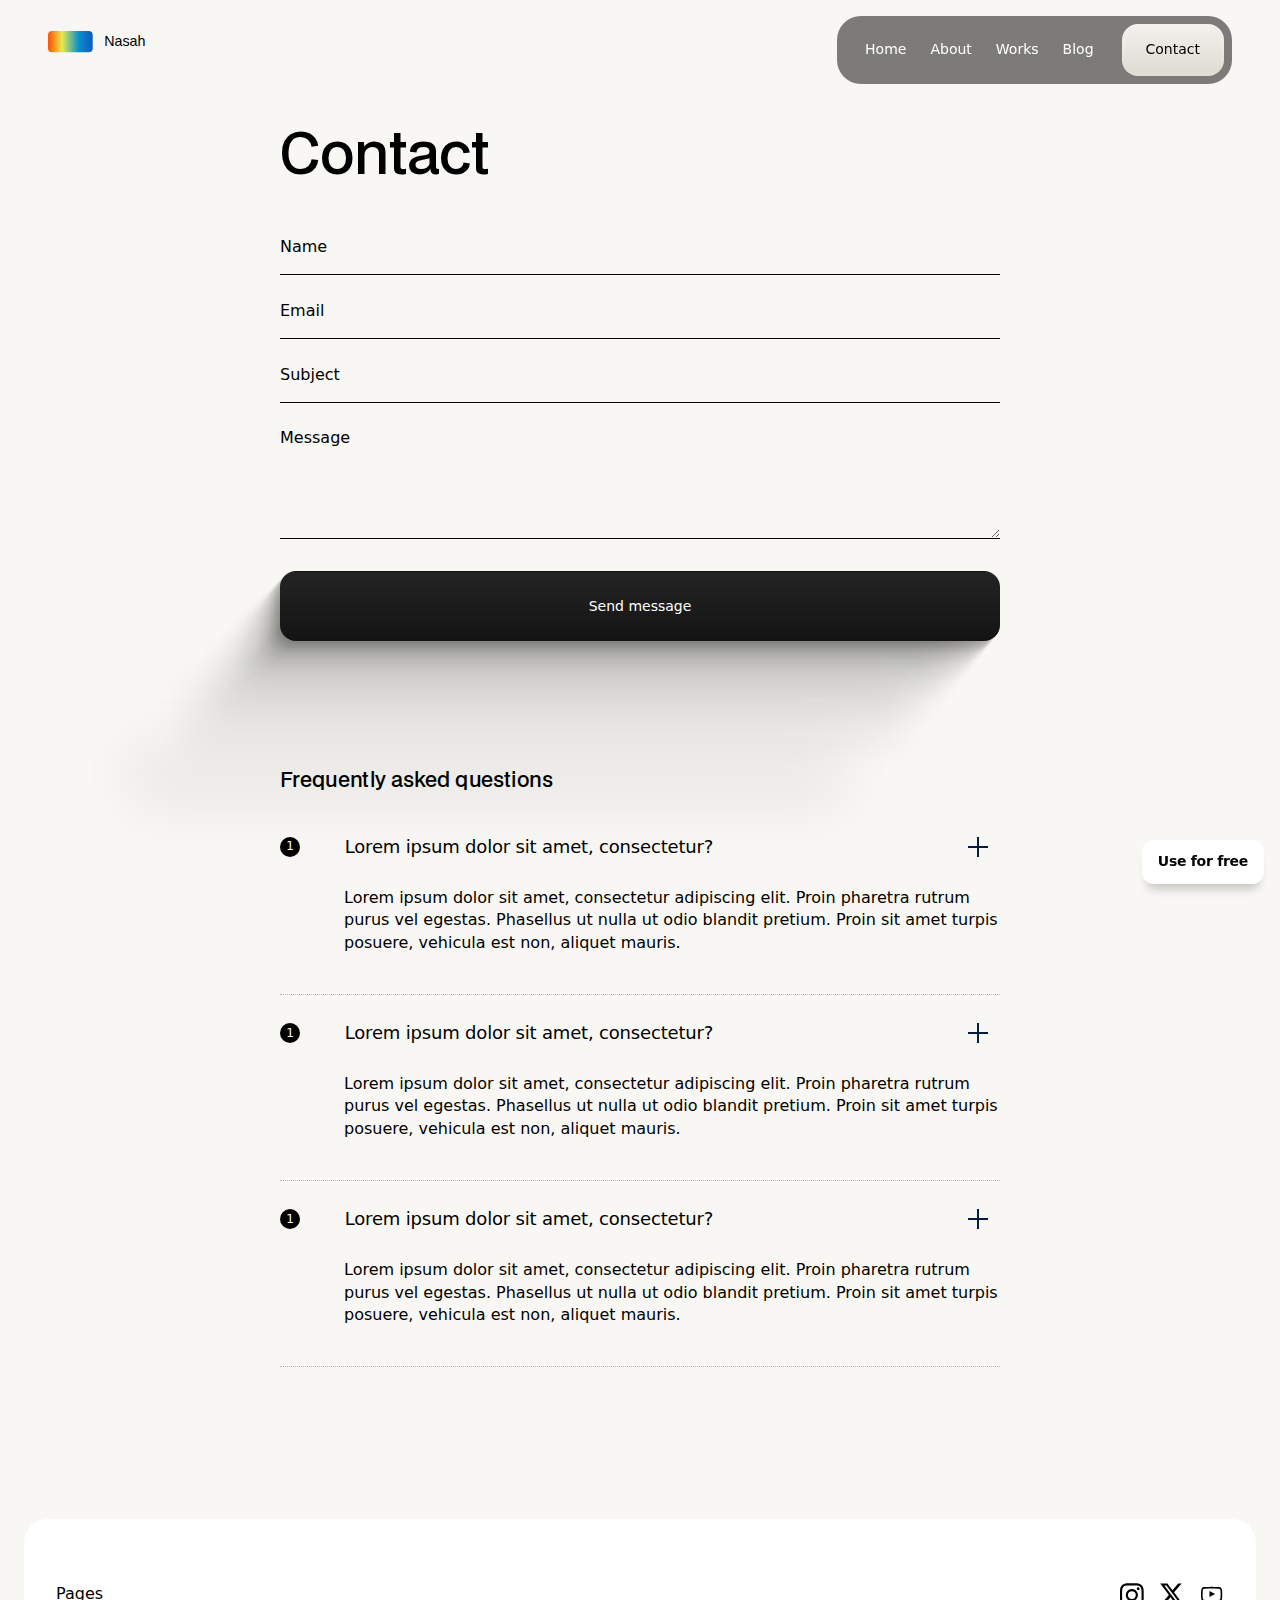
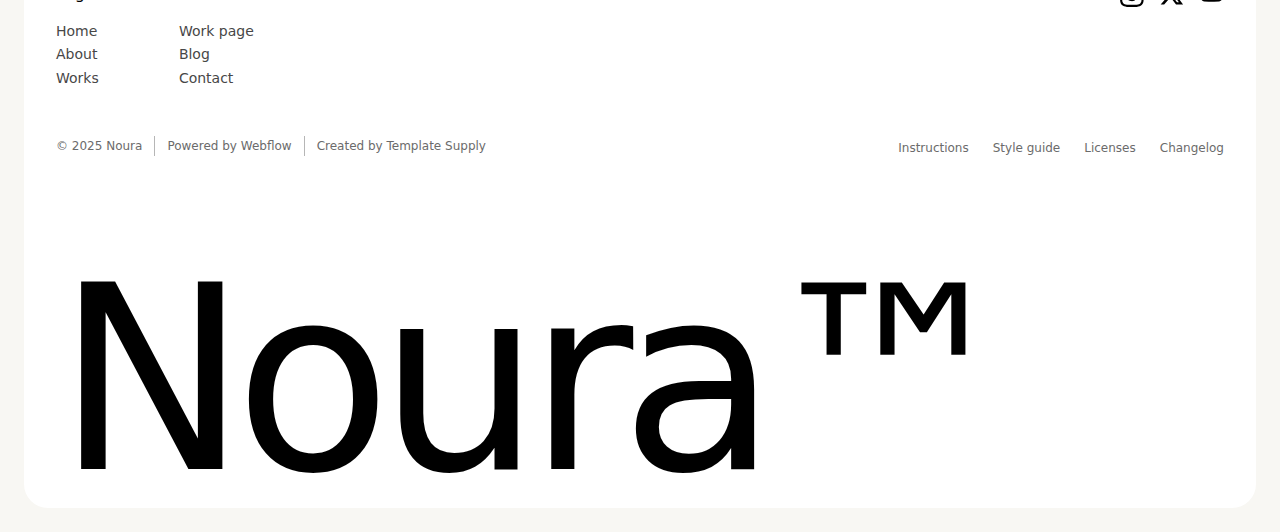
<file: contact.html>
<!DOCTYPE html><!--  This site was created in Webflow. https://webflow.com  --><!--  Last Published: Thu Sep 25 2025 18:20:28 GMT+0000 (Coordinated Universal Time)  -->
<html data-wf-page="68d586cadb1664bafd05ebc5" data-wf-site="68d586c8db1664bafd05eb06" lang="en">
<head>
  <meta charset="utf-8">
  <title>Noura - Webflow HTML website template</title>
  <meta content="Noura is a playful FREE Webflow template with smooth animations, bold visuals, and flexible layouts for agencies and designers." name="description">
  <meta content="Noura - Webflow HTML website template" property="og:title">
  <meta content="Noura is a playful FREE Webflow template with smooth animations, bold visuals, and flexible layouts for agencies and designers." property="og:description">
  <meta content="Noura - Webflow HTML website template" property="twitter:title">
  <meta content="Noura is a playful FREE Webflow template with smooth animations, bold visuals, and flexible layouts for agencies and designers." property="twitter:description">
  <meta property="og:type" content="website">
  <meta content="summary_large_image" name="twitter:card">
  <meta content="width=device-width, initial-scale=1" name="viewport">
  <meta content="Webflow" name="generator">
  <link href="css/normalize.css" rel="stylesheet" type="text/css">
  <link href="css/webflow.css" rel="stylesheet" type="text/css">
  <link href="css/pali-a91294.webflow.css" rel="stylesheet" type="text/css">
  <script type="text/javascript">!function(o,c){var n=c.documentElement,t=" w-mod-";n.className+=t+"js",("ontouchstart"in o||o.DocumentTouch&&c instanceof DocumentTouch)&&(n.className+=t+"touch")}(window,document);</script>
  <link href="images/favicon.png" rel="shortcut icon" type="image/x-icon">
  <link href="images/webclip.png" rel="apple-touch-icon"><!--  code to improve the font quality  -->
  <style>
  * {
  -webkit-font-smoothing: antialiased;
  -moz-osx-font-smoothing: grayscale;
}
</style>
</head>
<body>
  <a href="https://webflow.com/templates/html/noura-website-template" target="_blank" class="buy-template w-button">Use for free</a>
  <div class="page-wrapper">
    <nav class="navbar">
      <div class="padding-global">
        <div class="navbar_component">
          <a href="index.html" class="navbar_logo-wrap w-inline-block"><img src="images/logo-3.svg" loading="lazy" alt="" class="navbar_logo"></a>
          <div class="navbar_links-wrap">
            <div class="navbar_links">
              <a href="index.html" class="navbar_link w-inline-block">
                <div class="navbar_link-text _1">Home</div>
                <div class="navbar_link-text _2">Home</div>
              </a>
              <a href="about.html" class="navbar_link w-inline-block">
                <div class="navbar_link-text _1">About</div>
                <div class="navbar_link-text _2">About</div>
              </a>
              <a href="works.html" class="navbar_link w-inline-block">
                <div class="navbar_link-text _1">Works</div>
                <div class="navbar_link-text _2">Works</div>
              </a>
              <a href="blog.html" class="navbar_link w-inline-block">
                <div class="navbar_link-text _1">Blog</div>
                <div class="navbar_link-text _2">Blog</div>
              </a>
            </div>
            <a data-wf--button--variant="light-small" href="contact.html" aria-current="page" class="button w-variant-994e88c4-baec-2bbf-d0b3-8a2991a92ab2 w-inline-block w--current">
              <div class="button_inner w-variant-994e88c4-baec-2bbf-d0b3-8a2991a92ab2">
                <div class="button_gradient">
                  <div class="button_gradient-ball ball-1 w-variant-994e88c4-baec-2bbf-d0b3-8a2991a92ab2"></div>
                  <div class="button_gradient-ball ball-2 w-variant-994e88c4-baec-2bbf-d0b3-8a2991a92ab2"></div>
                </div>
                <div class="button_text">Contact</div>
              </div>
              <div class="button_gradient-glow">
                <div class="button_gradient-ball ball-1 w-variant-994e88c4-baec-2bbf-d0b3-8a2991a92ab2"></div>
                <div class="button_gradient-ball ball-2 w-variant-994e88c4-baec-2bbf-d0b3-8a2991a92ab2"></div>
              </div>
            </a>
          </div>
          <div class="navbar_hamburger-wrap">
            <div class="navbar_hamburger">
              <div class="navbar_hamburger-line _1"></div>
              <div class="navbar_hamburger-line _2"></div>
            </div>
          </div>
        </div>
      </div>
    </nav>
    <div class="main-wrapper">
      <header id="success" tr-scrollflip-element="component" class="section_contact">
        <div class="padding-section-medium is-mobile-big"></div>
        <div class="padding-global">
          <div class="container-xxsmall">
            <div class="contact_form-wrap">
              <h1 class="heading-style-h3">Contact</h1>
              <div class="spacer-medium"></div>
              <div class="contact_form-block w-form">
                <form id="wf-form-Contact-forn" name="wf-form-Contact-forn" data-name="Contact forn" method="get" class="contact_form" data-wf-page-id="68d586cadb1664bafd05ebc5" data-wf-element-id="15e79eb7-124c-56a8-5118-769e8bf59a1d">
                  <div class="contact_fields">
                    <div class="contact_fields-wrap">
                      <div class="contact_field-wrap-2"><label for="name" class="hide">Name</label><input class="form_field w-input" maxlength="256" name="name" data-name="Name" placeholder="Name" type="text" id="name" required=""></div>
                      <div class="contact_field-wrap-2"><label for="Email" class="hide">Email</label><input class="form_field w-input" maxlength="256" name="Email" data-name="Email" placeholder="Email" type="email" id="Email" required=""></div>
                      <div class="contact_field-wrap-2"><label for="Subject" class="hide">Company</label><input class="form_field w-input" maxlength="256" name="Subject" data-name="Subject" placeholder="Subject" type="text" id="Subject" required=""></div>
                      <div class="contact_field-wrap-2"><label for="Message" class="hide">Message</label><textarea id="Message" name="Message" maxlength="5000" data-name="Message" placeholder="Message" required="" class="form_field message w-input"></textarea></div>
                    </div><input type="submit" data-wait="Please wait..." class="button-solid w-button" value="Send message">
                  </div>
                </form>
                <div class="success-message w-form-done">
                  <div class="newsletter_success-in">
                    <div class="heading-style-h6">Thank you!</div>
                    <div class="newsletter_success-text">Your submission has been received!</div>
                  </div>
                </div>
                <div class="error-message w-form-fail">
                  <div>Oops! Something went wrong while submitting the form.</div>
                </div>
              </div>
              <div class="spacer-xhuge"></div>
              <div class="faq_component">
                <h2 js-line-animation="200" class="heading-style-h6">Frequently asked questions</h2>
                <div class="spacer-small"></div>
                <div class="faq_content">
                  <div class="faq_accordion">
                    <div class="faq_question-wrap">
                      <div class="div-block-34-copy">
                        <div>1</div>
                      </div>
                      <div id="w-node-_1b750c74-4f7e-11ec-716b-fa77005ba8d5-005ba8d0" class="faq_question">Lorem ipsum dolor sit amet, consectetur?</div>
                      <div class="faq_button">
                        <div class="faq_button-line"></div>
                        <div class="faq_button-line is-second"></div>
                      </div>
                    </div>
                    <div class="faq_answer-wrap">
                      <div class="faq_answer-spacing"></div>
                      <div id="w-node-_1b750c74-4f7e-11ec-716b-fa77005ba8dc-005ba8d0" class="faq_answer">Lorem ipsum dolor sit amet, consectetur adipiscing elit. Proin pharetra rutrum purus vel egestas. Phasellus ut nulla ut odio blandit pretium. Proin sit amet turpis posuere, vehicula est non, aliquet mauris.</div>
                      <div id="w-node-_1b750c74-4f7e-11ec-716b-fa77005ba8db-005ba8d0" class="faq_answer-spacing"></div>
                    </div>
                  </div>
                  <div class="faq_accordion">
                    <div class="faq_question-wrap">
                      <div class="div-block-34-copy">
                        <div>1</div>
                      </div>
                      <div id="w-node-_1b750c74-4f7e-11ec-716b-fa77005ba8d5-005ba8d0" class="faq_question">Lorem ipsum dolor sit amet, consectetur?</div>
                      <div class="faq_button">
                        <div class="faq_button-line"></div>
                        <div class="faq_button-line is-second"></div>
                      </div>
                    </div>
                    <div class="faq_answer-wrap">
                      <div class="faq_answer-spacing"></div>
                      <div id="w-node-_1b750c74-4f7e-11ec-716b-fa77005ba8dc-005ba8d0" class="faq_answer">Lorem ipsum dolor sit amet, consectetur adipiscing elit. Proin pharetra rutrum purus vel egestas. Phasellus ut nulla ut odio blandit pretium. Proin sit amet turpis posuere, vehicula est non, aliquet mauris.</div>
                      <div id="w-node-_1b750c74-4f7e-11ec-716b-fa77005ba8db-005ba8d0" class="faq_answer-spacing"></div>
                    </div>
                  </div>
                  <div class="faq_accordion">
                    <div class="faq_question-wrap">
                      <div class="div-block-34-copy">
                        <div>1</div>
                      </div>
                      <div id="w-node-_1b750c74-4f7e-11ec-716b-fa77005ba8d5-005ba8d0" class="faq_question">Lorem ipsum dolor sit amet, consectetur?</div>
                      <div class="faq_button">
                        <div class="faq_button-line"></div>
                        <div class="faq_button-line is-second"></div>
                      </div>
                    </div>
                    <div class="faq_answer-wrap">
                      <div class="faq_answer-spacing"></div>
                      <div id="w-node-_1b750c74-4f7e-11ec-716b-fa77005ba8dc-005ba8d0" class="faq_answer">Lorem ipsum dolor sit amet, consectetur adipiscing elit. Proin pharetra rutrum purus vel egestas. Phasellus ut nulla ut odio blandit pretium. Proin sit amet turpis posuere, vehicula est non, aliquet mauris.</div>
                      <div id="w-node-_1b750c74-4f7e-11ec-716b-fa77005ba8db-005ba8d0" class="faq_answer-spacing"></div>
                    </div>
                  </div>
                </div>
              </div>
            </div>
          </div>
        </div>
        <div class="padding-section-medium is-mobile-small"></div>
      </header>
    </div>
    <footer class="footer">
      <div class="footer_wrap">
        <div class="footer_component">
          <div class="footer_main">
            <div class="footer_links-groups">
              <div id="w-node-_0632acfa-8aaa-b158-7b6a-58a2921af54f-921af54a" class="footer_group">
                <div class="footer_link-label">Pages</div>
                <div class="footer_lists">
                  <div class="footer_links-list">
                    <a href="index.html" class="footer_link">Home</a>
                    <a href="about.html" class="footer_link">About</a>
                    <a href="works.html" class="footer_link">Works</a>
                  </div>
                  <div class="footer_links-list">
                    <a href="/works/chromor" class="footer_link">Work page</a>
                    <a href="blog.html" class="footer_link">Blog</a>
                    <a href="contact.html" aria-current="page" class="footer_link w--current">Contact</a>
                  </div>
                </div>
              </div>
            </div>
            <div class="footer_social">
              <a href="https://instagram.com" target="_blank" class="footer_social-media-wrap w-inline-block"><img loading="lazy" src="images/social-insta.svg" alt="" class="footer_social-media"></a>
              <a href="https://x.com" target="_blank" class="footer_social-media-wrap w-inline-block"><img loading="lazy" src="images/social-x.svg" alt="" class="footer_social-media"></a>
              <a href="https://youtube.com" target="_blank" class="footer_social-media-wrap w-inline-block"><img loading="lazy" src="images/social-yt.svg" alt="" class="footer_social-media"></a>
            </div>
          </div>
          <div class="footer_legal-links">
            <div id="w-node-_0632acfa-8aaa-b158-7b6a-58a2921af569-921af54a" class="footer_legal-wrap">
              <div class="footer_copyright">© 2025 Noura</div>
              <div class="footer_legal-divider"></div>
              <div class="footer_copyright">Powered by <a href="https://webflow.com/" target="_blank" class="footer_template-link">Webflow</a>
              </div>
              <div class="footer_legal-divider"></div>
              <div class="footer_copyright"> Created by <a href="https://www.template.supply/" target="_blank" class="footer_template-link">Template Supply</a>
              </div>
            </div>
            <div id="w-node-_0632acfa-8aaa-b158-7b6a-58a2921af576-921af54a" class="footer_template-links">
              <a href="template/instructions.html" class="footer_template-link">Instructions</a>
              <a href="template/style-guide.html" class="footer_template-link">Style guide</a>
              <a href="template/licenses.html" class="footer_template-link">Licenses</a>
              <a href="template/changelog.html" class="footer_template-link">Changelog</a>
            </div>
          </div>
        </div>
        <div class="footer_brand">Noura™</div>
      </div>
    </footer>
  </div>
  <script src="https://d3e54v103j8qbb.cloudfront.net/js/jquery-3.5.1.min.dc5e7f18c8.js?site=68d586c8db1664bafd05eb06" type="text/javascript" integrity="sha256-9/aliU8dGd2tb6OSsuzixeV4y/faTqgFtohetphbbj0=" crossorigin="anonymous"></script>
  <script src="js/webflow.js" type="text/javascript"></script>
  <script src="https://cdn.prod.website-files.com/gsap/3.13.0/gsap.min.js" type="text/javascript"></script>
  <script src="https://cdn.prod.website-files.com/gsap/3.13.0/SplitText.min.js" type="text/javascript"></script>
  <script src="https://cdn.prod.website-files.com/gsap/3.13.0/ScrollTrigger.min.js" type="text/javascript"></script>
</body>
</html>
</file>
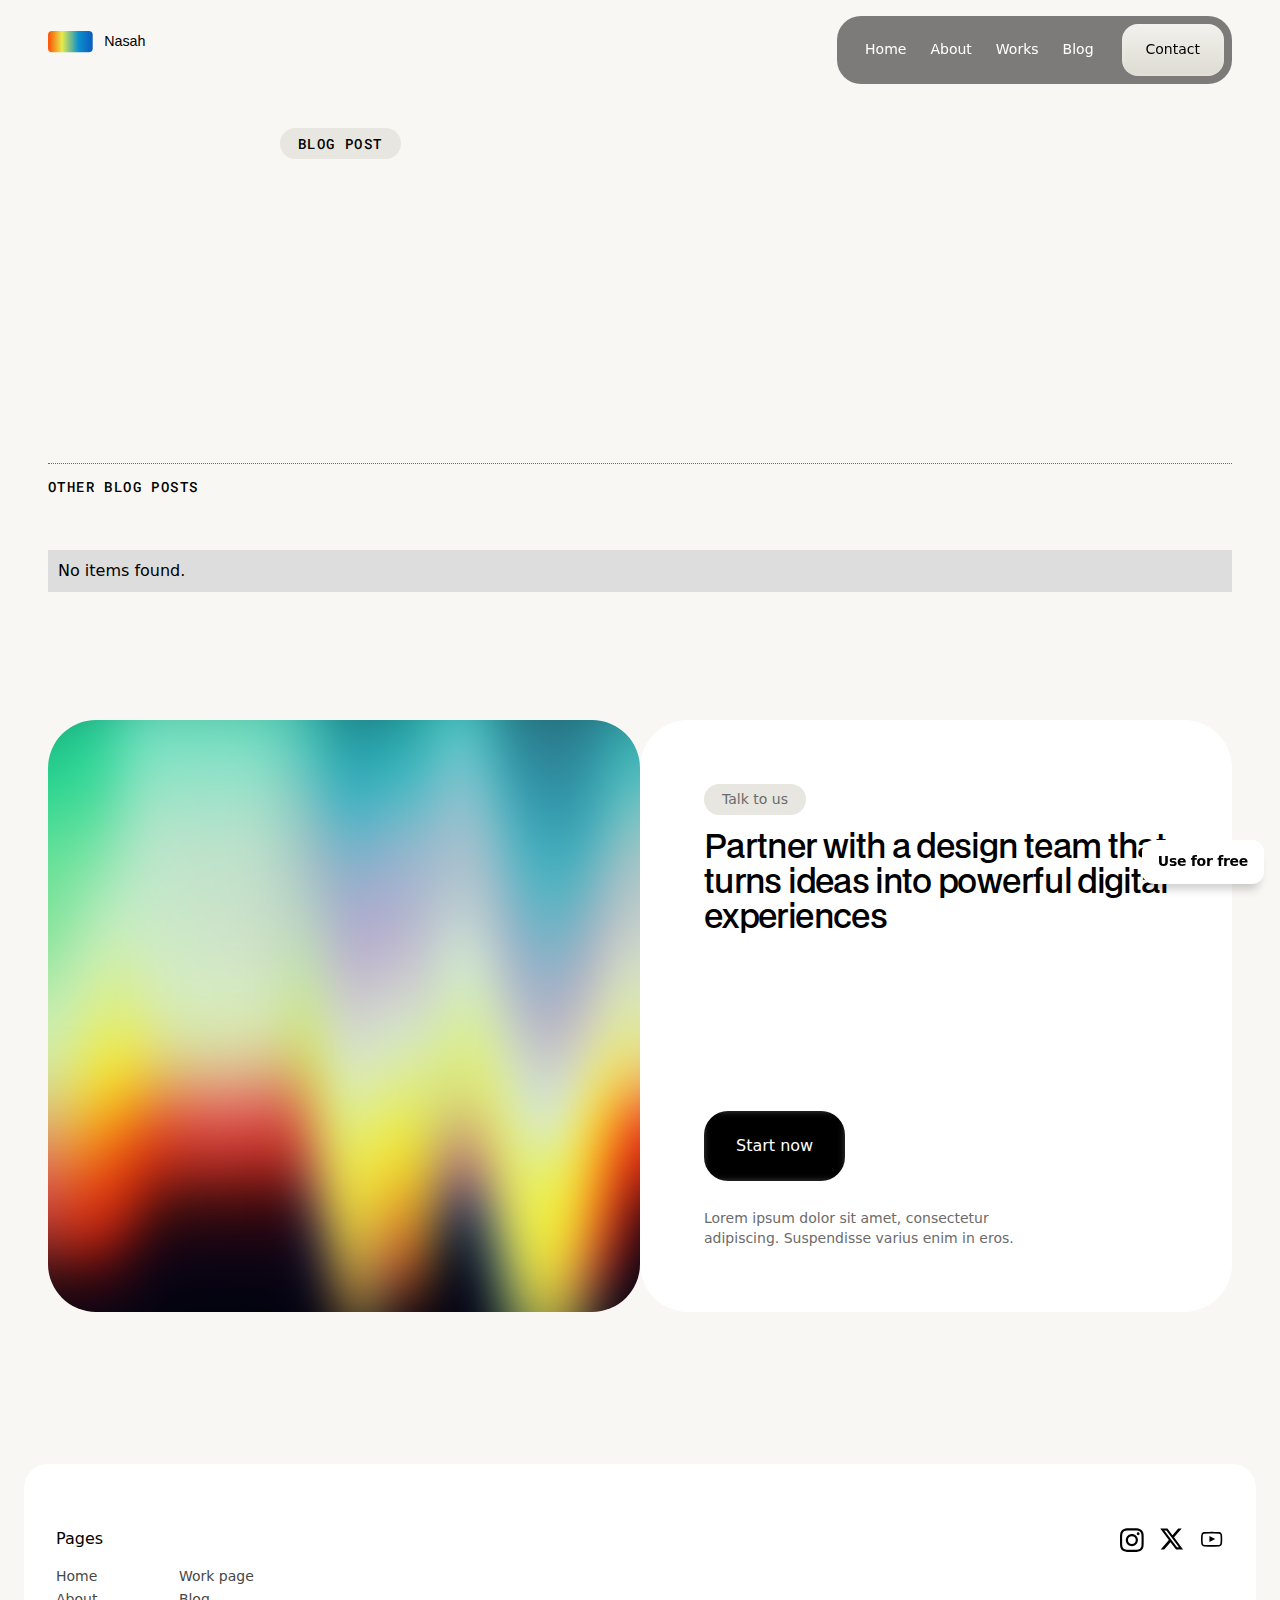
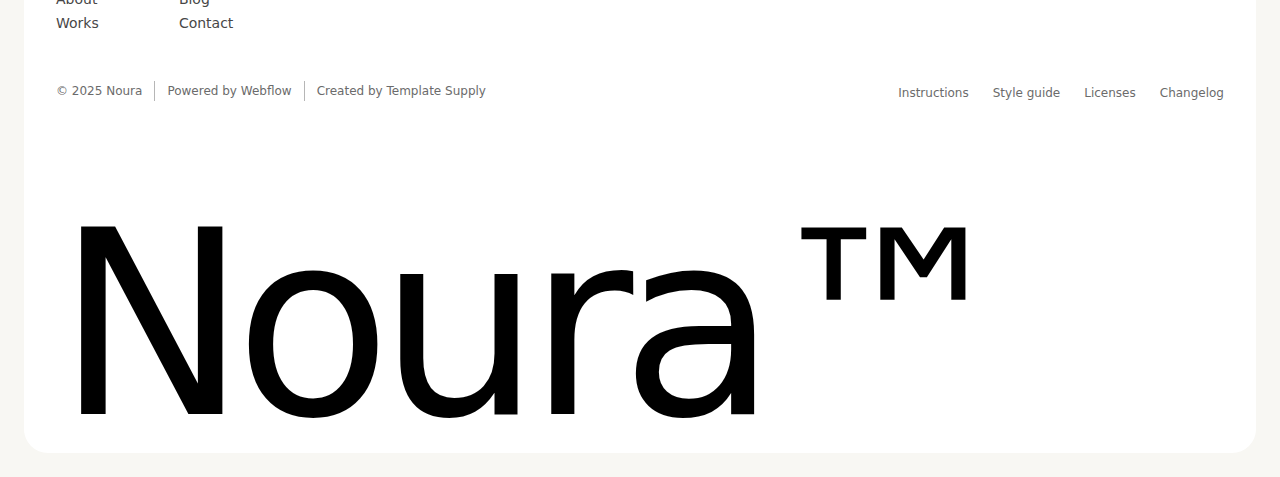
<file: detail_blog.html>
<!DOCTYPE html><!--  This site was created in Webflow. https://webflow.com  --><!--  Last Published: Thu Sep 25 2025 18:20:28 GMT+0000 (Coordinated Universal Time)  -->
<html data-wf-page="68d586cadb1664bafd05ebc8" data-wf-site="68d586c8db1664bafd05eb06" lang="en">
<head>
  <meta charset="utf-8">
  <title>| Noura - Webflow HTML website template</title>
  <meta content="" name="description">
  <meta content="| Noura - Webflow HTML website template" property="og:title">
  <meta content="" property="og:description">
  <meta content="" property="og:image">
  <meta content="| Noura - Webflow HTML website template" property="twitter:title">
  <meta content="" property="twitter:description">
  <meta content="" property="twitter:image">
  <meta property="og:type" content="website">
  <meta content="summary_large_image" name="twitter:card">
  <meta content="width=device-width, initial-scale=1" name="viewport">
  <meta content="Webflow" name="generator">
  <link href="css/normalize.css" rel="stylesheet" type="text/css">
  <link href="css/webflow.css" rel="stylesheet" type="text/css">
  <link href="css/pali-a91294.webflow.css" rel="stylesheet" type="text/css">
  <script type="text/javascript">!function(o,c){var n=c.documentElement,t=" w-mod-";n.className+=t+"js",("ontouchstart"in o||o.DocumentTouch&&c instanceof DocumentTouch)&&(n.className+=t+"touch")}(window,document);</script>
  <link href="images/favicon.png" rel="shortcut icon" type="image/x-icon">
  <link href="images/webclip.png" rel="apple-touch-icon"><!--  code to improve the font quality  -->
  <style>
  * {
  -webkit-font-smoothing: antialiased;
  -moz-osx-font-smoothing: grayscale;
}
</style>
</head>
<body>
  <a href="https://webflow.com/templates/html/noura-website-template" target="_blank" class="buy-template w-button">Use for free</a>
  <div class="page-wrapper">
    <nav class="navbar">
      <div class="padding-global">
        <div class="navbar_component">
          <a href="index.html" class="navbar_logo-wrap w-inline-block"><img src="images/logo-3.svg" loading="lazy" alt="" class="navbar_logo"></a>
          <div class="navbar_links-wrap">
            <div class="navbar_links">
              <a href="index.html" class="navbar_link w-inline-block">
                <div class="navbar_link-text _1">Home</div>
                <div class="navbar_link-text _2">Home</div>
              </a>
              <a href="about.html" class="navbar_link w-inline-block">
                <div class="navbar_link-text _1">About</div>
                <div class="navbar_link-text _2">About</div>
              </a>
              <a href="works.html" class="navbar_link w-inline-block">
                <div class="navbar_link-text _1">Works</div>
                <div class="navbar_link-text _2">Works</div>
              </a>
              <a href="blog.html" class="navbar_link w-inline-block">
                <div class="navbar_link-text _1">Blog</div>
                <div class="navbar_link-text _2">Blog</div>
              </a>
            </div>
            <a data-wf--button--variant="light-small" href="contact.html" class="button w-variant-994e88c4-baec-2bbf-d0b3-8a2991a92ab2 w-inline-block">
              <div class="button_inner w-variant-994e88c4-baec-2bbf-d0b3-8a2991a92ab2">
                <div class="button_gradient">
                  <div class="button_gradient-ball ball-1 w-variant-994e88c4-baec-2bbf-d0b3-8a2991a92ab2"></div>
                  <div class="button_gradient-ball ball-2 w-variant-994e88c4-baec-2bbf-d0b3-8a2991a92ab2"></div>
                </div>
                <div class="button_text">Contact</div>
              </div>
              <div class="button_gradient-glow">
                <div class="button_gradient-ball ball-1 w-variant-994e88c4-baec-2bbf-d0b3-8a2991a92ab2"></div>
                <div class="button_gradient-ball ball-2 w-variant-994e88c4-baec-2bbf-d0b3-8a2991a92ab2"></div>
              </div>
            </a>
          </div>
          <div class="navbar_hamburger-wrap">
            <div class="navbar_hamburger">
              <div class="navbar_hamburger-line _1"></div>
              <div class="navbar_hamburger-line _2"></div>
            </div>
          </div>
        </div>
      </div>
    </nav>
    <div class="main-wrapper">
      <section class="section_post-header">
        <div class="padding-section-medium is-mobile-big"></div>
        <div class="padding-global">
          <div class="container-xxsmall">
            <div class="post-header_component">
              <div class="post-header_infos">
                <div class="pill_wrap">
                  <div class="text-style-label">Blog post</div>
                </div>
                <div class="w-dyn-bind-empty"></div>
              </div>
              <div class="spacer-medium"></div>
              <h1 class="heading-style-h3 w-dyn-bind-empty"></h1>
              <div class="spacer-medium"></div>
              <p class="text-size-medium w-dyn-bind-empty"></p>
              <div class="spacer-large"></div>
              <div class="post-header_image-wrap"><img loading="lazy" src="https://d3e54v103j8qbb.cloudfront.net/plugins/Basic/assets/placeholder.60f9b1840c.svg" alt="" class="post-header_image w-dyn-bind-empty"></div>
            </div>
          </div>
        </div>
      </section>
      <section class="section_post-content">
        <div class="padding-section-xsmall"></div>
        <div class="padding-global">
          <div class="container-xxsmall">
            <div class="text-rich-text w-dyn-bind-empty w-richtext"></div>
          </div>
        </div>
        <div class="padding-section-medium"></div>
      </section>
      <section class="section_blog-list">
        <div class="padding-global-5">
          <div class="blog-list_component">
            <div class="blog_other-label">
              <div class="line"></div>
              <h2 class="text-style-label">Other blog posts</h2>
            </div>
            <div class="spacer-medium"></div>
            <div class="blog-list_wrapper w-dyn-list">
              <div role="list" class="blog-list_list w-dyn-items">
                <div role="listitem" class="blog-list_item w-dyn-item">
                  <a href="#" class="blog-list_block w-inline-block">
                    <div class="blog-list_img-wrap"><img src="https://cdn.prod.website-files.com/684a11845c7dd0b4b7745cd9/68507badbabf80197bb1fb50_Tennis%20Court%20Smiley.jpeg" loading="lazy" alt="" class="blog-list_img w-dyn-bind-empty"></div>
                    <div class="blog-list_content">
                      <div class="text-style-label w-dyn-bind-empty"></div>
                      <h3 class="heading-style-h5 w-dyn-bind-empty"></h3>
                      <p class="blog-list_desc w-dyn-bind-empty"></p>
                    </div>
                  </a>
                </div>
              </div>
              <div class="w-dyn-empty">
                <div>No items found.</div>
              </div>
            </div>
          </div>
        </div>
      </section>
    </div>
    <section class="section_cta">
      <div class="padding-section-medium"></div>
      <div class="padding-global">
        <div class="container-medium">
          <div class="cta_component">
            <div class="cta_graphic-wrap">
              <div data-poster-url="https://cdn.prod.website-files.com/684a11845c7dd0b4b7745cd9%2F68502a795ba88b48b1e21bd5_Vibrant%20Abstract%20Artwork-poster-00001.jpg" data-video-urls="videos/Vibrant-Abstract-Artwork-transcode.mp4,videos/Vibrant-Abstract-Artwork-transcode.webm" data-autoplay="true" data-loop="true" data-wf-ignore="true" class="cta_graphic w-background-video w-background-video-atom"><video id="eb528ada-41c3-d51b-6c40-f1574b5466ef-video" autoplay="" loop="" style="background-image:url(&quot;https://cdn.prod.website-files.com/684a11845c7dd0b4b7745cd9%2F68502a795ba88b48b1e21bd5_Vibrant%20Abstract%20Artwork-poster-00001.jpg&quot;)" muted="" playsinline="" data-wf-ignore="true" data-object-fit="cover">
                  <source src="videos/Vibrant-Abstract-Artwork-transcode.mp4" data-wf-ignore="true">
                  <source src="videos/Vibrant-Abstract-Artwork-transcode.webm" data-wf-ignore="true">
                </video></div>
            </div>
            <div class="cta_content">
              <div class="cta_head">
                <div class="pill_wrap">
                  <div class="cta_pill">Talk to us</div>
                </div>
                <div class="spacer-small"></div>
                <h2 class="heading-style-h5">Partner with a design team that turns ideas into powerful digital experiences</h2>
              </div>
              <div class="cta_button-wrap">
                <a data-wf--button--variant="dark" href="#" class="button w-inline-block">
                  <div class="button_inner">
                    <div class="button_gradient">
                      <div class="button_gradient-ball ball-1"></div>
                      <div class="button_gradient-ball ball-2"></div>
                    </div>
                    <div class="button_text">Start now</div>
                  </div>
                  <div class="button_gradient-glow">
                    <div class="button_gradient-ball ball-1"></div>
                    <div class="button_gradient-ball ball-2"></div>
                  </div>
                </a>
                <p class="cta_text">Lorem ipsum dolor sit amet, consectetur adipiscing. Suspendisse varius enim in eros.</p>
              </div>
            </div>
          </div>
        </div>
      </div>
      <div class="padding-section-medium"></div>
    </section>
    <footer class="footer">
      <div class="footer_wrap">
        <div class="footer_component">
          <div class="footer_main">
            <div class="footer_links-groups">
              <div id="w-node-_0632acfa-8aaa-b158-7b6a-58a2921af54f-921af54a" class="footer_group">
                <div class="footer_link-label">Pages</div>
                <div class="footer_lists">
                  <div class="footer_links-list">
                    <a href="index.html" class="footer_link">Home</a>
                    <a href="about.html" class="footer_link">About</a>
                    <a href="works.html" class="footer_link">Works</a>
                  </div>
                  <div class="footer_links-list">
                    <a href="/works/chromor" class="footer_link">Work page</a>
                    <a href="blog.html" class="footer_link">Blog</a>
                    <a href="contact.html" class="footer_link">Contact</a>
                  </div>
                </div>
              </div>
            </div>
            <div class="footer_social">
              <a href="https://instagram.com" target="_blank" class="footer_social-media-wrap w-inline-block"><img loading="lazy" src="images/social-insta.svg" alt="" class="footer_social-media"></a>
              <a href="https://x.com" target="_blank" class="footer_social-media-wrap w-inline-block"><img loading="lazy" src="images/social-x.svg" alt="" class="footer_social-media"></a>
              <a href="https://youtube.com" target="_blank" class="footer_social-media-wrap w-inline-block"><img loading="lazy" src="images/social-yt.svg" alt="" class="footer_social-media"></a>
            </div>
          </div>
          <div class="footer_legal-links">
            <div id="w-node-_0632acfa-8aaa-b158-7b6a-58a2921af569-921af54a" class="footer_legal-wrap">
              <div class="footer_copyright">© 2025 Noura</div>
              <div class="footer_legal-divider"></div>
              <div class="footer_copyright">Powered by <a href="https://webflow.com/" target="_blank" class="footer_template-link">Webflow</a>
              </div>
              <div class="footer_legal-divider"></div>
              <div class="footer_copyright"> Created by <a href="https://www.template.supply/" target="_blank" class="footer_template-link">Template Supply</a>
              </div>
            </div>
            <div id="w-node-_0632acfa-8aaa-b158-7b6a-58a2921af576-921af54a" class="footer_template-links">
              <a href="template/instructions.html" class="footer_template-link">Instructions</a>
              <a href="template/style-guide.html" class="footer_template-link">Style guide</a>
              <a href="template/licenses.html" class="footer_template-link">Licenses</a>
              <a href="template/changelog.html" class="footer_template-link">Changelog</a>
            </div>
          </div>
        </div>
        <div class="footer_brand">Noura™</div>
      </div>
    </footer>
  </div>
  <script src="https://d3e54v103j8qbb.cloudfront.net/js/jquery-3.5.1.min.dc5e7f18c8.js?site=68d586c8db1664bafd05eb06" type="text/javascript" integrity="sha256-9/aliU8dGd2tb6OSsuzixeV4y/faTqgFtohetphbbj0=" crossorigin="anonymous"></script>
  <script src="js/webflow.js" type="text/javascript"></script>
  <script src="https://cdn.prod.website-files.com/gsap/3.13.0/gsap.min.js" type="text/javascript"></script>
  <script src="https://cdn.prod.website-files.com/gsap/3.13.0/SplitText.min.js" type="text/javascript"></script>
  <script src="https://cdn.prod.website-files.com/gsap/3.13.0/ScrollTrigger.min.js" type="text/javascript"></script>
</body>
</html>
</file>
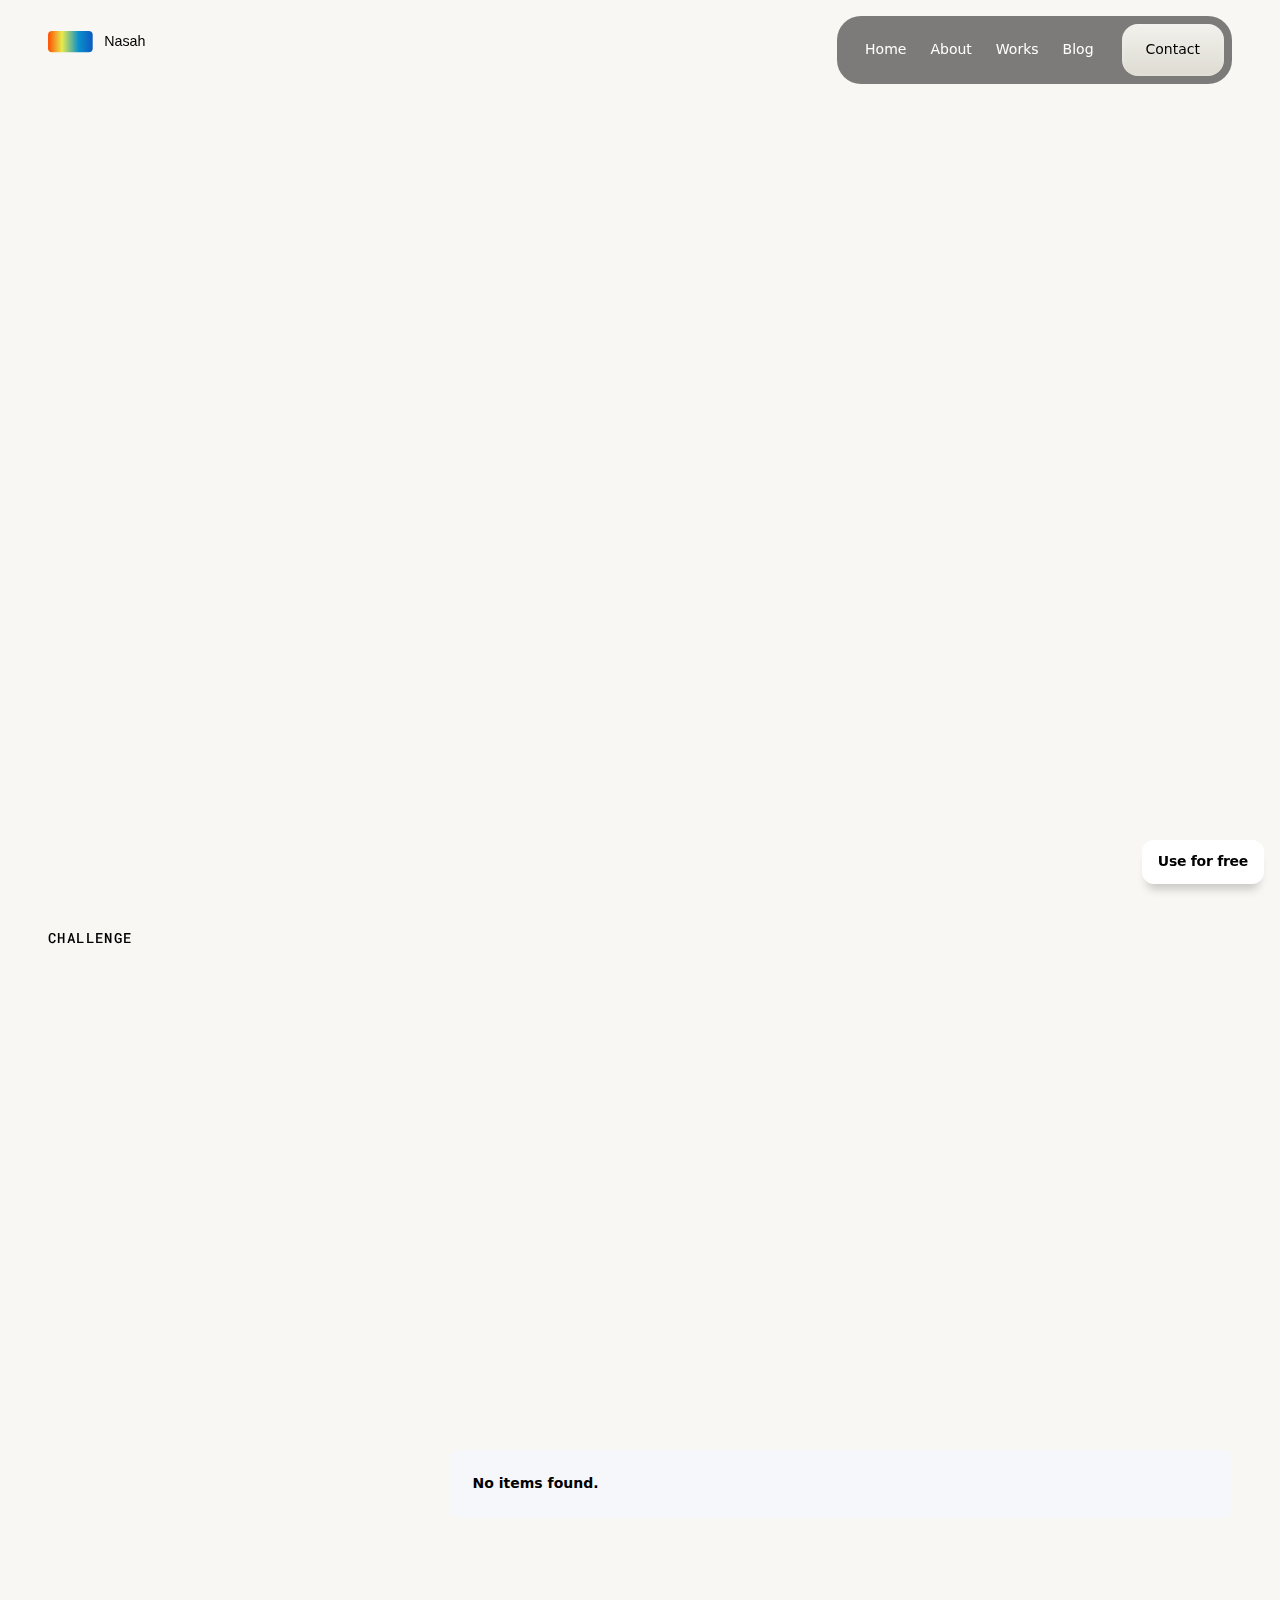
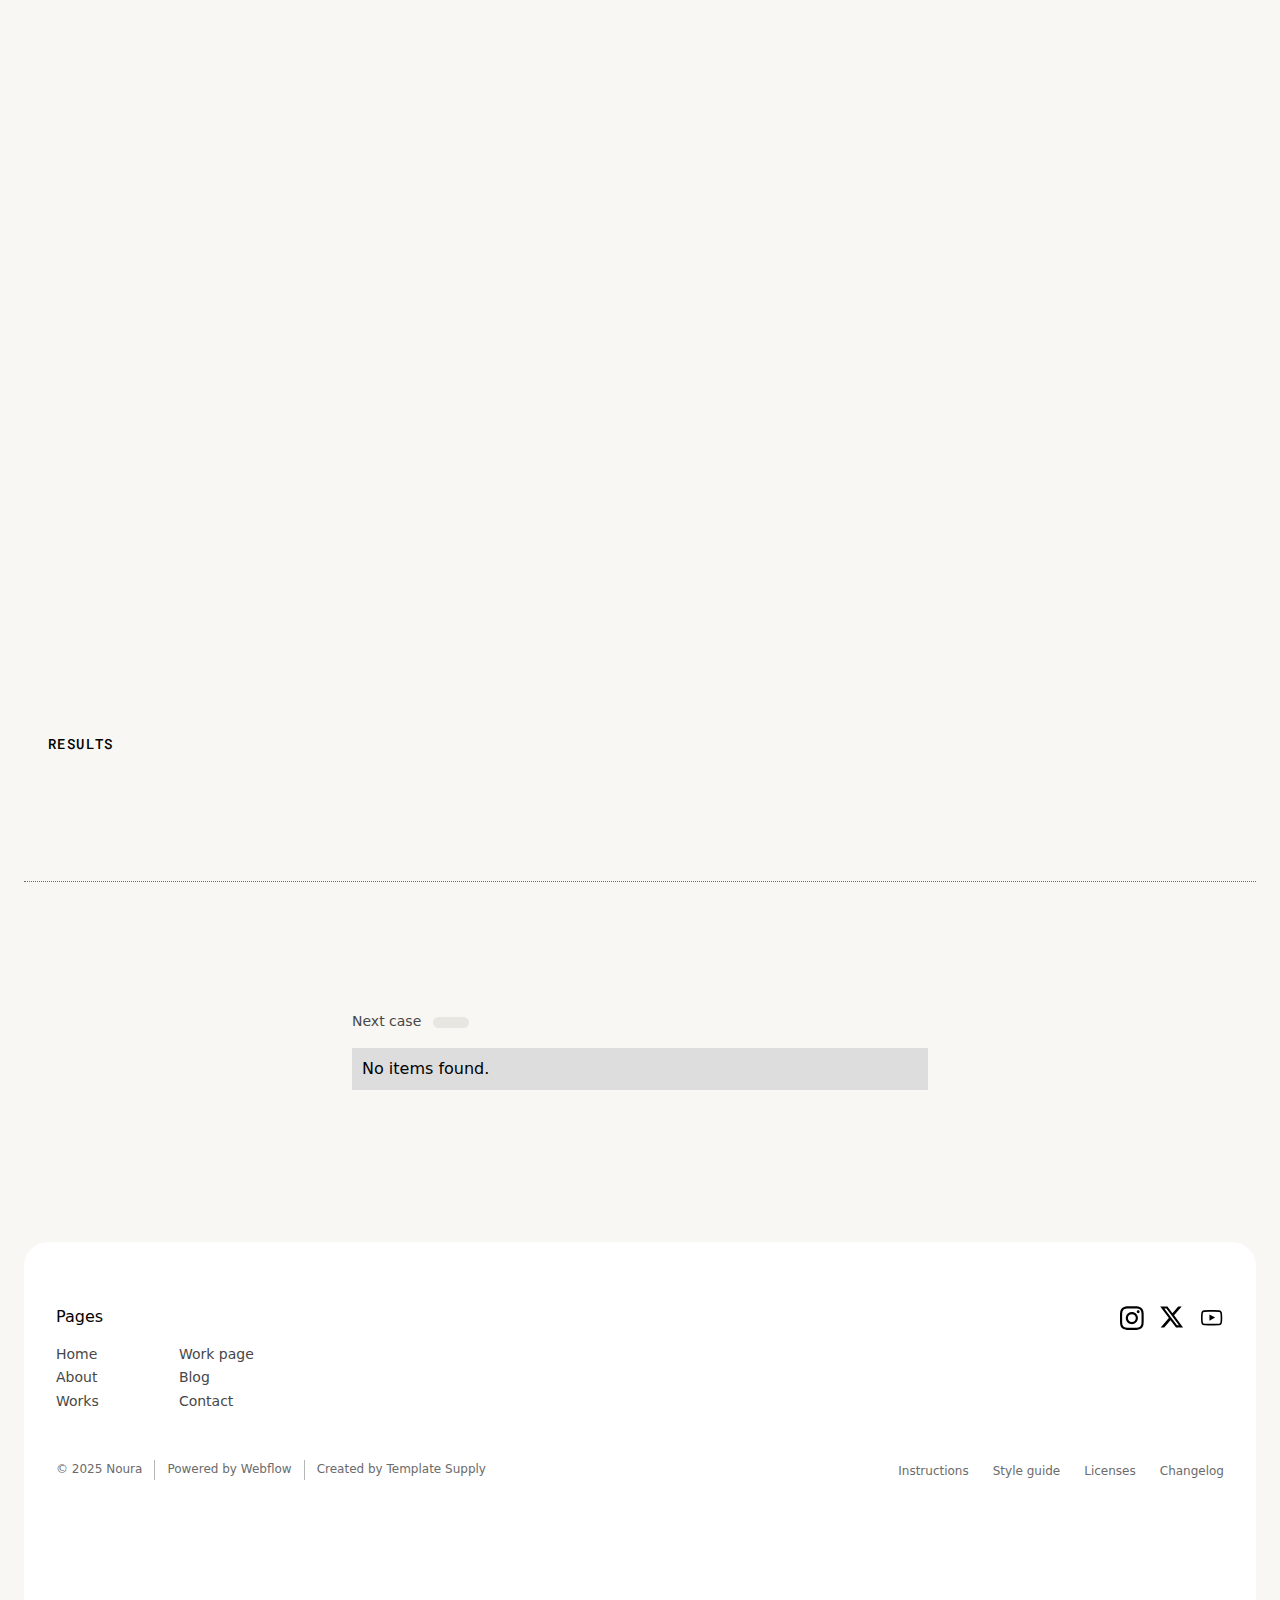
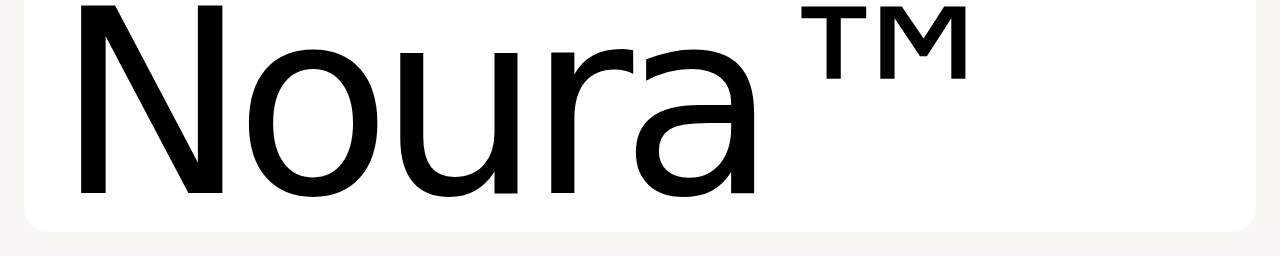
<file: detail_works.html>
<!DOCTYPE html><!--  This site was created in Webflow. https://webflow.com  --><!--  Last Published: Thu Sep 25 2025 18:20:28 GMT+0000 (Coordinated Universal Time)  -->
<html data-wf-page="68d586cadb1664bafd05ebc6" data-wf-site="68d586c8db1664bafd05eb06" lang="en">
<head>
  <meta charset="utf-8">
  <title>Noura - Webflow HTML website template</title>
  <meta content="" name="description">
  <meta content="Noura - Webflow HTML website template" property="og:title">
  <meta content="" property="og:description">
  <meta content="" property="og:image">
  <meta content="Noura - Webflow HTML website template" property="twitter:title">
  <meta content="" property="twitter:description">
  <meta content="" property="twitter:image">
  <meta property="og:type" content="website">
  <meta content="summary_large_image" name="twitter:card">
  <meta content="width=device-width, initial-scale=1" name="viewport">
  <meta content="Webflow" name="generator">
  <link href="css/normalize.css" rel="stylesheet" type="text/css">
  <link href="css/webflow.css" rel="stylesheet" type="text/css">
  <link href="css/pali-a91294.webflow.css" rel="stylesheet" type="text/css">
  <script type="text/javascript">!function(o,c){var n=c.documentElement,t=" w-mod-";n.className+=t+"js",("ontouchstart"in o||o.DocumentTouch&&c instanceof DocumentTouch)&&(n.className+=t+"touch")}(window,document);</script>
  <link href="images/favicon.png" rel="shortcut icon" type="image/x-icon">
  <link href="images/webclip.png" rel="apple-touch-icon"><!--  code to improve the font quality  -->
  <style>
  * {
  -webkit-font-smoothing: antialiased;
  -moz-osx-font-smoothing: grayscale;
}
</style>
</head>
<body>
  <a href="https://webflow.com/templates/html/noura-website-template" target="_blank" class="buy-template w-button">Use for free</a>
  <div class="page-wrapper">
    <nav class="navbar">
      <div class="padding-global">
        <div class="navbar_component">
          <a href="index.html" class="navbar_logo-wrap w-inline-block"><img src="images/logo-3.svg" loading="lazy" alt="" class="navbar_logo"></a>
          <div class="navbar_links-wrap">
            <div class="navbar_links">
              <a href="index.html" class="navbar_link w-inline-block">
                <div class="navbar_link-text _1">Home</div>
                <div class="navbar_link-text _2">Home</div>
              </a>
              <a href="about.html" class="navbar_link w-inline-block">
                <div class="navbar_link-text _1">About</div>
                <div class="navbar_link-text _2">About</div>
              </a>
              <a href="works.html" class="navbar_link w-inline-block">
                <div class="navbar_link-text _1">Works</div>
                <div class="navbar_link-text _2">Works</div>
              </a>
              <a href="blog.html" class="navbar_link w-inline-block">
                <div class="navbar_link-text _1">Blog</div>
                <div class="navbar_link-text _2">Blog</div>
              </a>
            </div>
            <a data-wf--button--variant="light-small" href="contact.html" class="button w-variant-994e88c4-baec-2bbf-d0b3-8a2991a92ab2 w-inline-block">
              <div class="button_inner w-variant-994e88c4-baec-2bbf-d0b3-8a2991a92ab2">
                <div class="button_gradient">
                  <div class="button_gradient-ball ball-1 w-variant-994e88c4-baec-2bbf-d0b3-8a2991a92ab2"></div>
                  <div class="button_gradient-ball ball-2 w-variant-994e88c4-baec-2bbf-d0b3-8a2991a92ab2"></div>
                </div>
                <div class="button_text">Contact</div>
              </div>
              <div class="button_gradient-glow">
                <div class="button_gradient-ball ball-1 w-variant-994e88c4-baec-2bbf-d0b3-8a2991a92ab2"></div>
                <div class="button_gradient-ball ball-2 w-variant-994e88c4-baec-2bbf-d0b3-8a2991a92ab2"></div>
              </div>
            </a>
          </div>
          <div class="navbar_hamburger-wrap">
            <div class="navbar_hamburger">
              <div class="navbar_hamburger-line _1"></div>
              <div class="navbar_hamburger-line _2"></div>
            </div>
          </div>
        </div>
      </div>
    </nav>
    <div class="main-wrapper">
      <section class="section_work-header">
        <div class="padding-section-medium"></div>
        <div class="padding-global">
          <div class="container-medium">
            <div class="work-header_component">
              <div class="work-header_head">
                <div class="work-header_infos">
                  <div class="work-header_brand">
                    <div class="text-style-label w-dyn-bind-empty"></div>
                  </div>
                  <div class="work-header_info-text w-dyn-bind-empty"></div>
                </div>
                <h1 class="heading-style-h3 is-mobile-h4 w-dyn-bind-empty"></h1>
              </div>
              <div class="work-header_img-wrap"><img loading="lazy" src="https://d3e54v103j8qbb.cloudfront.net/plugins/Basic/assets/placeholder.60f9b1840c.svg" alt="" class="work-header_img w-dyn-bind-empty"></div>
            </div>
          </div>
        </div>
      </section>
      <section class="section-work-content">
        <div class="padding-section-large is-tablet-smaller"></div>
        <div class="padding-global">
          <div class="container-medium">
            <div class="work-content_grid">
              <div class="work-content_content">
                <div class="work-content_head">
                  <div class="text-style-label">Challenge</div>
                  <h2 class="work-content_heading w-dyn-bind-empty"></h2>
                </div>
                <p class="w-dyn-bind-empty"></p>
              </div>
              <div class="case-content_imgs-wrap w-dyn-list">
                <div role="list" class="case-content_imgs-list w-dyn-items">
                  <div role="listitem" class="case-content_imgs-item w-dyn-item">
                    <div class="case-content_image-wrap"><img loading="lazy" src="https://d3e54v103j8qbb.cloudfront.net/plugins/Basic/assets/placeholder.60f9b1840c.svg" alt="" class="case-content_image w-dyn-bind-empty"></div>
                  </div>
                </div>
                <div class="empty-state w-dyn-empty">
                  <div>No items found.</div>
                </div>
              </div>
            </div>
          </div>
        </div>
      </section>
      <section class="section-work-content">
        <div class="padding-section-medium is-tablet-smaller"></div>
        <div class="padding-global">
          <div class="container-medium">
            <div class="work-final_img-wrap"><img loading="lazy" src="https://d3e54v103j8qbb.cloudfront.net/plugins/Basic/assets/placeholder.60f9b1840c.svg" alt="" class="work-final_img w-dyn-bind-empty"></div>
          </div>
        </div>
      </section>
      <section class="section-work-content">
        <div class="padding-section-small"></div>
        <div class="padding-global">
          <div class="container-medium">
            <div class="case-content_component">
              <div class="case-content_final">
                <div class="case-content_final-head">
                  <div class="case-content_head">
                    <div class="text-style-label">Results</div>
                    <h2 class="work-content_heading w-dyn-bind-empty"></h2>
                  </div>
                </div>
                <p class="w-dyn-bind-empty"></p>
              </div>
            </div>
          </div>
        </div>
        <div class="padding-section-medium"></div>
        <div class="padding-global is-tiny">
          <div class="line"></div>
        </div>
      </section>
      <section class="section_work-related">
        <div class="padding-section-medium"></div>
        <div class="padding-global">
          <div class="container-tiny">
            <div class="collection-list-wrapper w-dyn-list">
              <div role="list" class="w-dyn-items">
                <div role="listitem" class="w-dyn-item">
                  <a href="#" class="w-inline-block">
                    <div class="work-related_infos">
                      <div class="text-block">Next case</div>
                      <div class="pill_wrap">
                        <div class="text-style-label w-dyn-bind-empty"></div>
                      </div>
                    </div>
                    <div class="spacer-small"></div><img src="https://d3e54v103j8qbb.cloudfront.net/plugins/Basic/assets/placeholder.60f9b1840c.svg" loading="lazy" alt="" class="work-related_img w-dyn-bind-empty">
                  </a>
                </div>
              </div>
              <div class="w-dyn-empty">
                <div>No items found.</div>
              </div>
            </div>
          </div>
        </div>
        <div class="padding-section-medium"></div>
      </section>
    </div>
    <footer class="footer">
      <div class="footer_wrap">
        <div class="footer_component">
          <div class="footer_main">
            <div class="footer_links-groups">
              <div id="w-node-_0632acfa-8aaa-b158-7b6a-58a2921af54f-921af54a" class="footer_group">
                <div class="footer_link-label">Pages</div>
                <div class="footer_lists">
                  <div class="footer_links-list">
                    <a href="index.html" class="footer_link">Home</a>
                    <a href="about.html" class="footer_link">About</a>
                    <a href="works.html" class="footer_link">Works</a>
                  </div>
                  <div class="footer_links-list">
                    <a href="/works/chromor" class="footer_link">Work page</a>
                    <a href="blog.html" class="footer_link">Blog</a>
                    <a href="contact.html" class="footer_link">Contact</a>
                  </div>
                </div>
              </div>
            </div>
            <div class="footer_social">
              <a href="https://instagram.com" target="_blank" class="footer_social-media-wrap w-inline-block"><img loading="lazy" src="images/social-insta.svg" alt="" class="footer_social-media"></a>
              <a href="https://x.com" target="_blank" class="footer_social-media-wrap w-inline-block"><img loading="lazy" src="images/social-x.svg" alt="" class="footer_social-media"></a>
              <a href="https://youtube.com" target="_blank" class="footer_social-media-wrap w-inline-block"><img loading="lazy" src="images/social-yt.svg" alt="" class="footer_social-media"></a>
            </div>
          </div>
          <div class="footer_legal-links">
            <div id="w-node-_0632acfa-8aaa-b158-7b6a-58a2921af569-921af54a" class="footer_legal-wrap">
              <div class="footer_copyright">© 2025 Noura</div>
              <div class="footer_legal-divider"></div>
              <div class="footer_copyright">Powered by <a href="https://webflow.com/" target="_blank" class="footer_template-link">Webflow</a>
              </div>
              <div class="footer_legal-divider"></div>
              <div class="footer_copyright"> Created by <a href="https://www.template.supply/" target="_blank" class="footer_template-link">Template Supply</a>
              </div>
            </div>
            <div id="w-node-_0632acfa-8aaa-b158-7b6a-58a2921af576-921af54a" class="footer_template-links">
              <a href="template/instructions.html" class="footer_template-link">Instructions</a>
              <a href="template/style-guide.html" class="footer_template-link">Style guide</a>
              <a href="template/licenses.html" class="footer_template-link">Licenses</a>
              <a href="template/changelog.html" class="footer_template-link">Changelog</a>
            </div>
          </div>
        </div>
        <div class="footer_brand">Noura™</div>
      </div>
    </footer>
  </div>
  <script src="https://d3e54v103j8qbb.cloudfront.net/js/jquery-3.5.1.min.dc5e7f18c8.js?site=68d586c8db1664bafd05eb06" type="text/javascript" integrity="sha256-9/aliU8dGd2tb6OSsuzixeV4y/faTqgFtohetphbbj0=" crossorigin="anonymous"></script>
  <script src="js/webflow.js" type="text/javascript"></script>
  <script src="https://cdn.prod.website-files.com/gsap/3.13.0/gsap.min.js" type="text/javascript"></script>
  <script src="https://cdn.prod.website-files.com/gsap/3.13.0/SplitText.min.js" type="text/javascript"></script>
  <script src="https://cdn.prod.website-files.com/gsap/3.13.0/ScrollTrigger.min.js" type="text/javascript"></script>
</body>
</html>
</file>
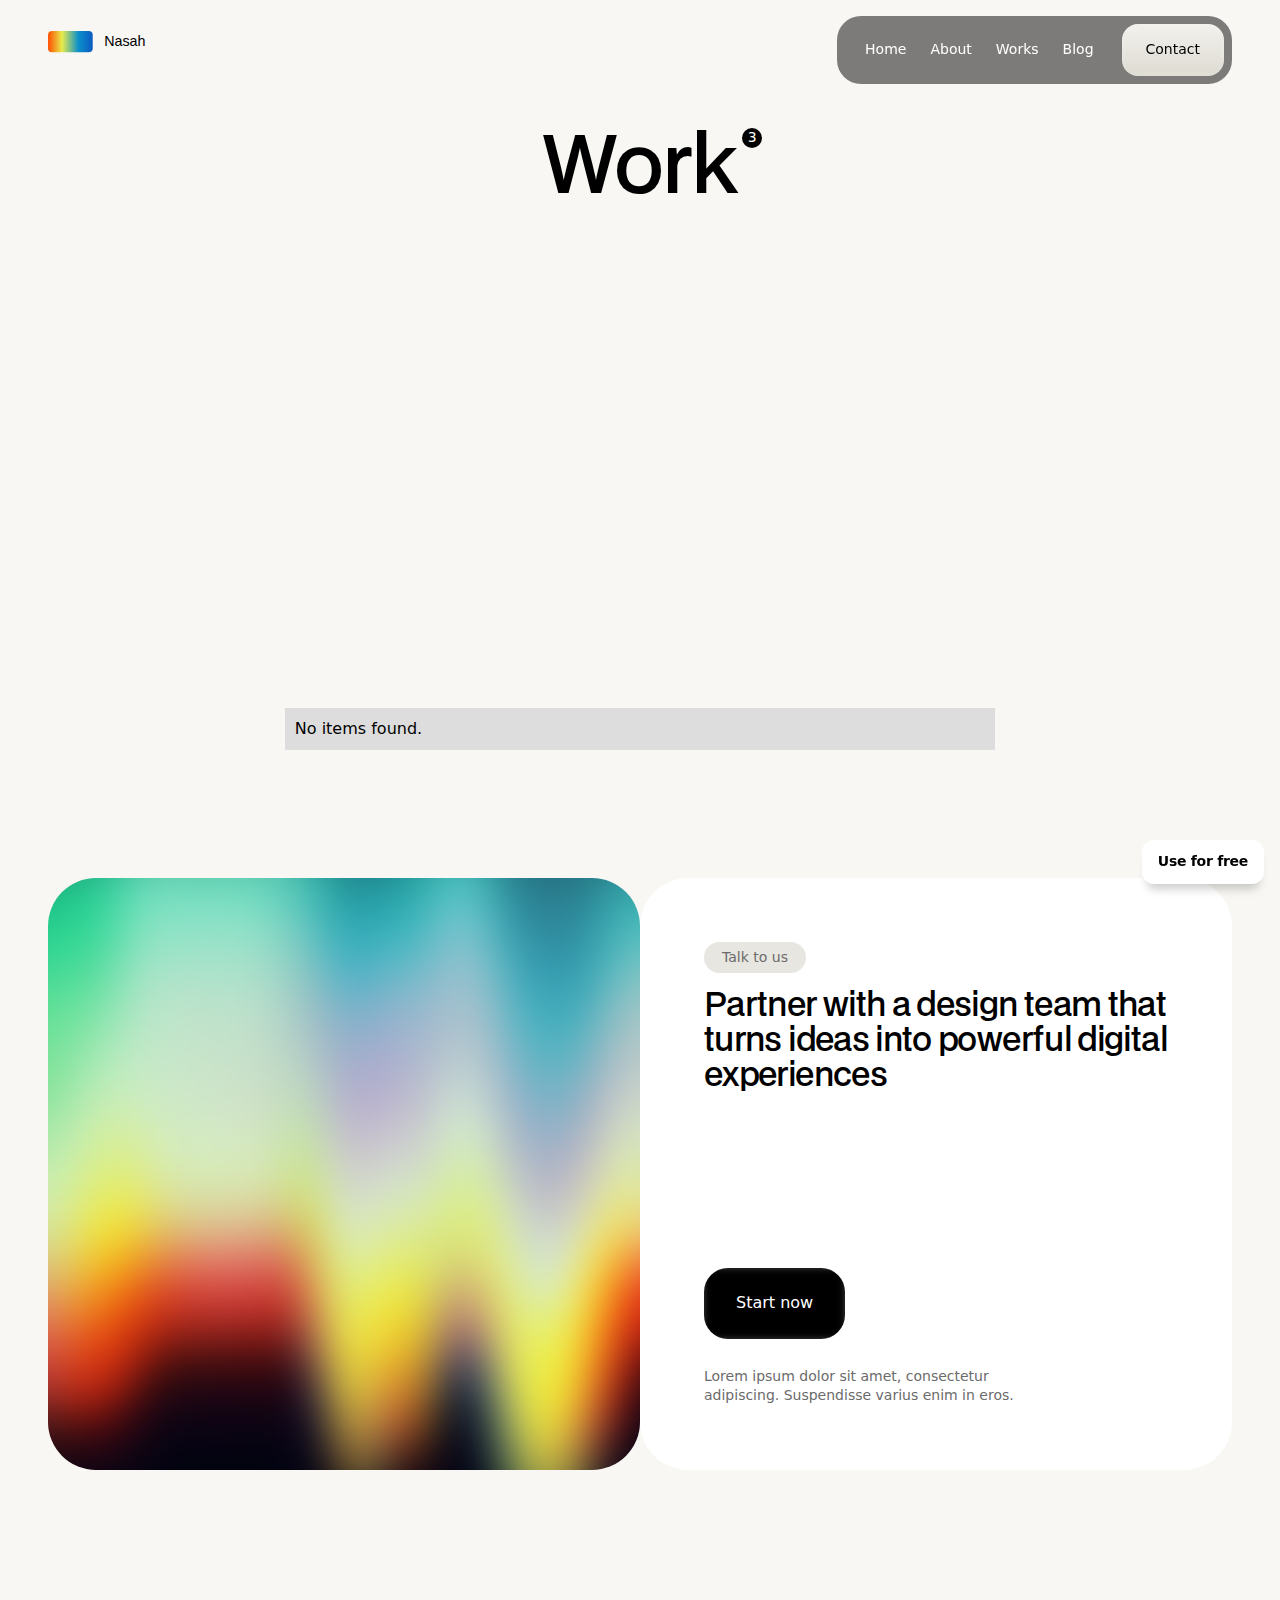
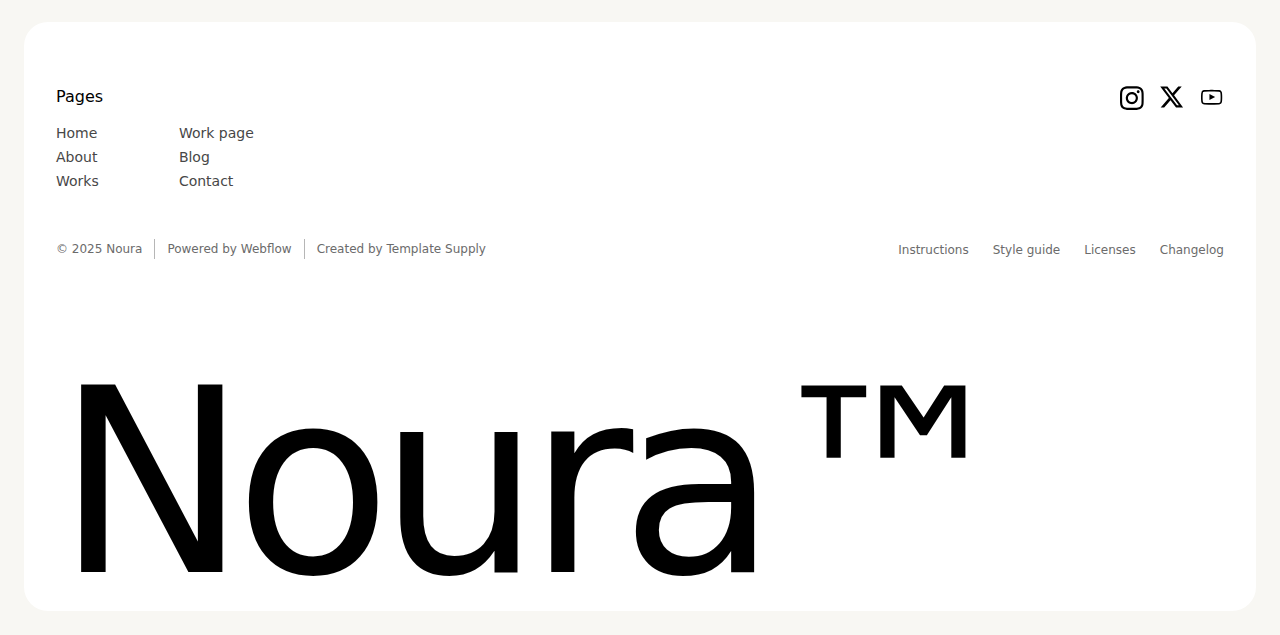
<file: works.html>
<!DOCTYPE html><!--  This site was created in Webflow. https://webflow.com  --><!--  Last Published: Thu Sep 25 2025 18:20:28 GMT+0000 (Coordinated Universal Time)  -->
<html data-wf-page="68d586cadb1664bafd05ebc3" data-wf-site="68d586c8db1664bafd05eb06" lang="en">
<head>
  <meta charset="utf-8">
  <title>Noura - Webflow HTML website template</title>
  <meta content="Noura is a playful FREE Webflow template with smooth animations, bold visuals, and flexible layouts for agencies and designers." name="description">
  <meta content="Noura - Webflow HTML website template" property="og:title">
  <meta content="Noura is a playful FREE Webflow template with smooth animations, bold visuals, and flexible layouts for agencies and designers." property="og:description">
  <meta content="Noura - Webflow HTML website template" property="twitter:title">
  <meta content="Noura is a playful FREE Webflow template with smooth animations, bold visuals, and flexible layouts for agencies and designers." property="twitter:description">
  <meta property="og:type" content="website">
  <meta content="summary_large_image" name="twitter:card">
  <meta content="width=device-width, initial-scale=1" name="viewport">
  <meta content="Webflow" name="generator">
  <link href="css/normalize.css" rel="stylesheet" type="text/css">
  <link href="css/webflow.css" rel="stylesheet" type="text/css">
  <link href="css/pali-a91294.webflow.css" rel="stylesheet" type="text/css">
  <script type="text/javascript">!function(o,c){var n=c.documentElement,t=" w-mod-";n.className+=t+"js",("ontouchstart"in o||o.DocumentTouch&&c instanceof DocumentTouch)&&(n.className+=t+"touch")}(window,document);</script>
  <link href="images/favicon.png" rel="shortcut icon" type="image/x-icon">
  <link href="images/webclip.png" rel="apple-touch-icon"><!--  code to improve the font quality  -->
  <style>
  * {
  -webkit-font-smoothing: antialiased;
  -moz-osx-font-smoothing: grayscale;
}
</style>
</head>
<body>
  <a href="https://webflow.com/templates/html/noura-website-template" target="_blank" class="buy-template w-button">Use for free</a>
  <div class="page-wrapper">
    <nav class="navbar">
      <div class="padding-global">
        <div class="navbar_component">
          <a href="index.html" class="navbar_logo-wrap w-inline-block"><img src="images/logo-3.svg" loading="lazy" alt="" class="navbar_logo"></a>
          <div class="navbar_links-wrap">
            <div class="navbar_links">
              <a href="index.html" class="navbar_link w-inline-block">
                <div class="navbar_link-text _1">Home</div>
                <div class="navbar_link-text _2">Home</div>
              </a>
              <a href="about.html" class="navbar_link w-inline-block">
                <div class="navbar_link-text _1">About</div>
                <div class="navbar_link-text _2">About</div>
              </a>
              <a href="works.html" aria-current="page" class="navbar_link w-inline-block w--current">
                <div class="navbar_link-text _1">Works</div>
                <div class="navbar_link-text _2">Works</div>
              </a>
              <a href="blog.html" class="navbar_link w-inline-block">
                <div class="navbar_link-text _1">Blog</div>
                <div class="navbar_link-text _2">Blog</div>
              </a>
            </div>
            <a data-wf--button--variant="light-small" href="contact.html" class="button w-variant-994e88c4-baec-2bbf-d0b3-8a2991a92ab2 w-inline-block">
              <div class="button_inner w-variant-994e88c4-baec-2bbf-d0b3-8a2991a92ab2">
                <div class="button_gradient">
                  <div class="button_gradient-ball ball-1 w-variant-994e88c4-baec-2bbf-d0b3-8a2991a92ab2"></div>
                  <div class="button_gradient-ball ball-2 w-variant-994e88c4-baec-2bbf-d0b3-8a2991a92ab2"></div>
                </div>
                <div class="button_text">Contact</div>
              </div>
              <div class="button_gradient-glow">
                <div class="button_gradient-ball ball-1 w-variant-994e88c4-baec-2bbf-d0b3-8a2991a92ab2"></div>
                <div class="button_gradient-ball ball-2 w-variant-994e88c4-baec-2bbf-d0b3-8a2991a92ab2"></div>
              </div>
            </a>
          </div>
          <div class="navbar_hamburger-wrap">
            <div class="navbar_hamburger">
              <div class="navbar_hamburger-line _1"></div>
              <div class="navbar_hamburger-line _2"></div>
            </div>
          </div>
        </div>
      </div>
    </nav>
    <div class="main-wrapper">
      <section class="section_work-list">
        <div class="padding-section-medium is-mobile-big"></div>
        <div class="padding-global">
          <div class="container-medium">
            <div class="work-list_component">
              <div class="work-list_head">
                <h2>Work</h2>
                <div class="work-list_number-wrap">
                  <div class="work-list_number">3</div>
                </div>
              </div>
              <div class="spacer-xlarge is-mobile-small"></div>
              <div class="work-list_wrapper w-dyn-list">
                <div role="list" class="work-list_list w-dyn-items">
                  <div role="listitem" class="work-list_item w-dyn-item">
                    <a aria-label="link to project" href="#" class="work-list_block w-inline-block">
                      <div class="work-list_images-wrap">
                        <div class="work-list_image-main"><img animation="scale" loading="lazy" alt="" src="https://cdn.prod.website-files.com/684a11845c7dd0b4b7745cd9/684f4b4e46f43abece21d9e6_E1-1170x780%20(1).jpg" class="work-list_img-main w-dyn-bind-empty"></div>
                        <div class="work-list_image-second"><img loading="lazy" src="https://cdn.prod.website-files.com/684a11845c7dd0b4b7745cd9/684f4efab49956b356a8729c_gradient.png" alt="" class="work-list_img-second w-dyn-bind-empty"></div>
                      </div>
                      <div class="work-list_infos">
                        <h3 class="heading-style-h6 w-dyn-bind-empty"></h3>
                        <div class="work-list_desc w-dyn-bind-empty"></div>
                      </div>
                    </a>
                  </div>
                </div>
                <div class="w-dyn-empty">
                  <div>No items found.</div>
                </div>
              </div>
            </div>
          </div>
        </div>
      </section>
      <section class="section_cta">
        <div class="padding-section-medium"></div>
        <div class="padding-global">
          <div class="container-medium">
            <div class="cta_component">
              <div class="cta_graphic-wrap">
                <div data-poster-url="https://cdn.prod.website-files.com/684a11845c7dd0b4b7745cd9%2F68502a795ba88b48b1e21bd5_Vibrant%20Abstract%20Artwork-poster-00001.jpg" data-video-urls="videos/Vibrant-Abstract-Artwork-transcode.mp4,videos/Vibrant-Abstract-Artwork-transcode.webm" data-autoplay="true" data-loop="true" data-wf-ignore="true" class="cta_graphic w-background-video w-background-video-atom"><video id="eb528ada-41c3-d51b-6c40-f1574b5466ef-video" autoplay="" loop="" style="background-image:url(&quot;https://cdn.prod.website-files.com/684a11845c7dd0b4b7745cd9%2F68502a795ba88b48b1e21bd5_Vibrant%20Abstract%20Artwork-poster-00001.jpg&quot;)" muted="" playsinline="" data-wf-ignore="true" data-object-fit="cover">
                    <source src="videos/Vibrant-Abstract-Artwork-transcode.mp4" data-wf-ignore="true">
                    <source src="videos/Vibrant-Abstract-Artwork-transcode.webm" data-wf-ignore="true">
                  </video></div>
              </div>
              <div class="cta_content">
                <div class="cta_head">
                  <div class="pill_wrap">
                    <div class="cta_pill">Talk to us</div>
                  </div>
                  <div class="spacer-small"></div>
                  <h2 class="heading-style-h5">Partner with a design team that turns ideas into powerful digital experiences</h2>
                </div>
                <div class="cta_button-wrap">
                  <a data-wf--button--variant="dark" href="#" class="button w-inline-block">
                    <div class="button_inner">
                      <div class="button_gradient">
                        <div class="button_gradient-ball ball-1"></div>
                        <div class="button_gradient-ball ball-2"></div>
                      </div>
                      <div class="button_text">Start now</div>
                    </div>
                    <div class="button_gradient-glow">
                      <div class="button_gradient-ball ball-1"></div>
                      <div class="button_gradient-ball ball-2"></div>
                    </div>
                  </a>
                  <p class="cta_text">Lorem ipsum dolor sit amet, consectetur adipiscing. Suspendisse varius enim in eros.</p>
                </div>
              </div>
            </div>
          </div>
        </div>
        <div class="padding-section-medium"></div>
      </section>
    </div>
    <footer class="footer">
      <div class="footer_wrap">
        <div class="footer_component">
          <div class="footer_main">
            <div class="footer_links-groups">
              <div id="w-node-_0632acfa-8aaa-b158-7b6a-58a2921af54f-921af54a" class="footer_group">
                <div class="footer_link-label">Pages</div>
                <div class="footer_lists">
                  <div class="footer_links-list">
                    <a href="index.html" class="footer_link">Home</a>
                    <a href="about.html" class="footer_link">About</a>
                    <a href="works.html" aria-current="page" class="footer_link w--current">Works</a>
                  </div>
                  <div class="footer_links-list">
                    <a href="/works/chromor" class="footer_link">Work page</a>
                    <a href="blog.html" class="footer_link">Blog</a>
                    <a href="contact.html" class="footer_link">Contact</a>
                  </div>
                </div>
              </div>
            </div>
            <div class="footer_social">
              <a href="https://instagram.com" target="_blank" class="footer_social-media-wrap w-inline-block"><img loading="lazy" src="images/social-insta.svg" alt="" class="footer_social-media"></a>
              <a href="https://x.com" target="_blank" class="footer_social-media-wrap w-inline-block"><img loading="lazy" src="images/social-x.svg" alt="" class="footer_social-media"></a>
              <a href="https://youtube.com" target="_blank" class="footer_social-media-wrap w-inline-block"><img loading="lazy" src="images/social-yt.svg" alt="" class="footer_social-media"></a>
            </div>
          </div>
          <div class="footer_legal-links">
            <div id="w-node-_0632acfa-8aaa-b158-7b6a-58a2921af569-921af54a" class="footer_legal-wrap">
              <div class="footer_copyright">© 2025 Noura</div>
              <div class="footer_legal-divider"></div>
              <div class="footer_copyright">Powered by <a href="https://webflow.com/" target="_blank" class="footer_template-link">Webflow</a>
              </div>
              <div class="footer_legal-divider"></div>
              <div class="footer_copyright"> Created by <a href="https://www.template.supply/" target="_blank" class="footer_template-link">Template Supply</a>
              </div>
            </div>
            <div id="w-node-_0632acfa-8aaa-b158-7b6a-58a2921af576-921af54a" class="footer_template-links">
              <a href="template/instructions.html" class="footer_template-link">Instructions</a>
              <a href="template/style-guide.html" class="footer_template-link">Style guide</a>
              <a href="template/licenses.html" class="footer_template-link">Licenses</a>
              <a href="template/changelog.html" class="footer_template-link">Changelog</a>
            </div>
          </div>
        </div>
        <div class="footer_brand">Noura™</div>
      </div>
    </footer>
  </div>
  <script src="https://d3e54v103j8qbb.cloudfront.net/js/jquery-3.5.1.min.dc5e7f18c8.js?site=68d586c8db1664bafd05eb06" type="text/javascript" integrity="sha256-9/aliU8dGd2tb6OSsuzixeV4y/faTqgFtohetphbbj0=" crossorigin="anonymous"></script>
  <script src="js/webflow.js" type="text/javascript"></script>
  <script src="https://cdn.prod.website-files.com/gsap/3.13.0/gsap.min.js" type="text/javascript"></script>
  <script src="https://cdn.prod.website-files.com/gsap/3.13.0/SplitText.min.js" type="text/javascript"></script>
  <script src="https://cdn.prod.website-files.com/gsap/3.13.0/ScrollTrigger.min.js" type="text/javascript"></script>
</body>
</html>
</file>
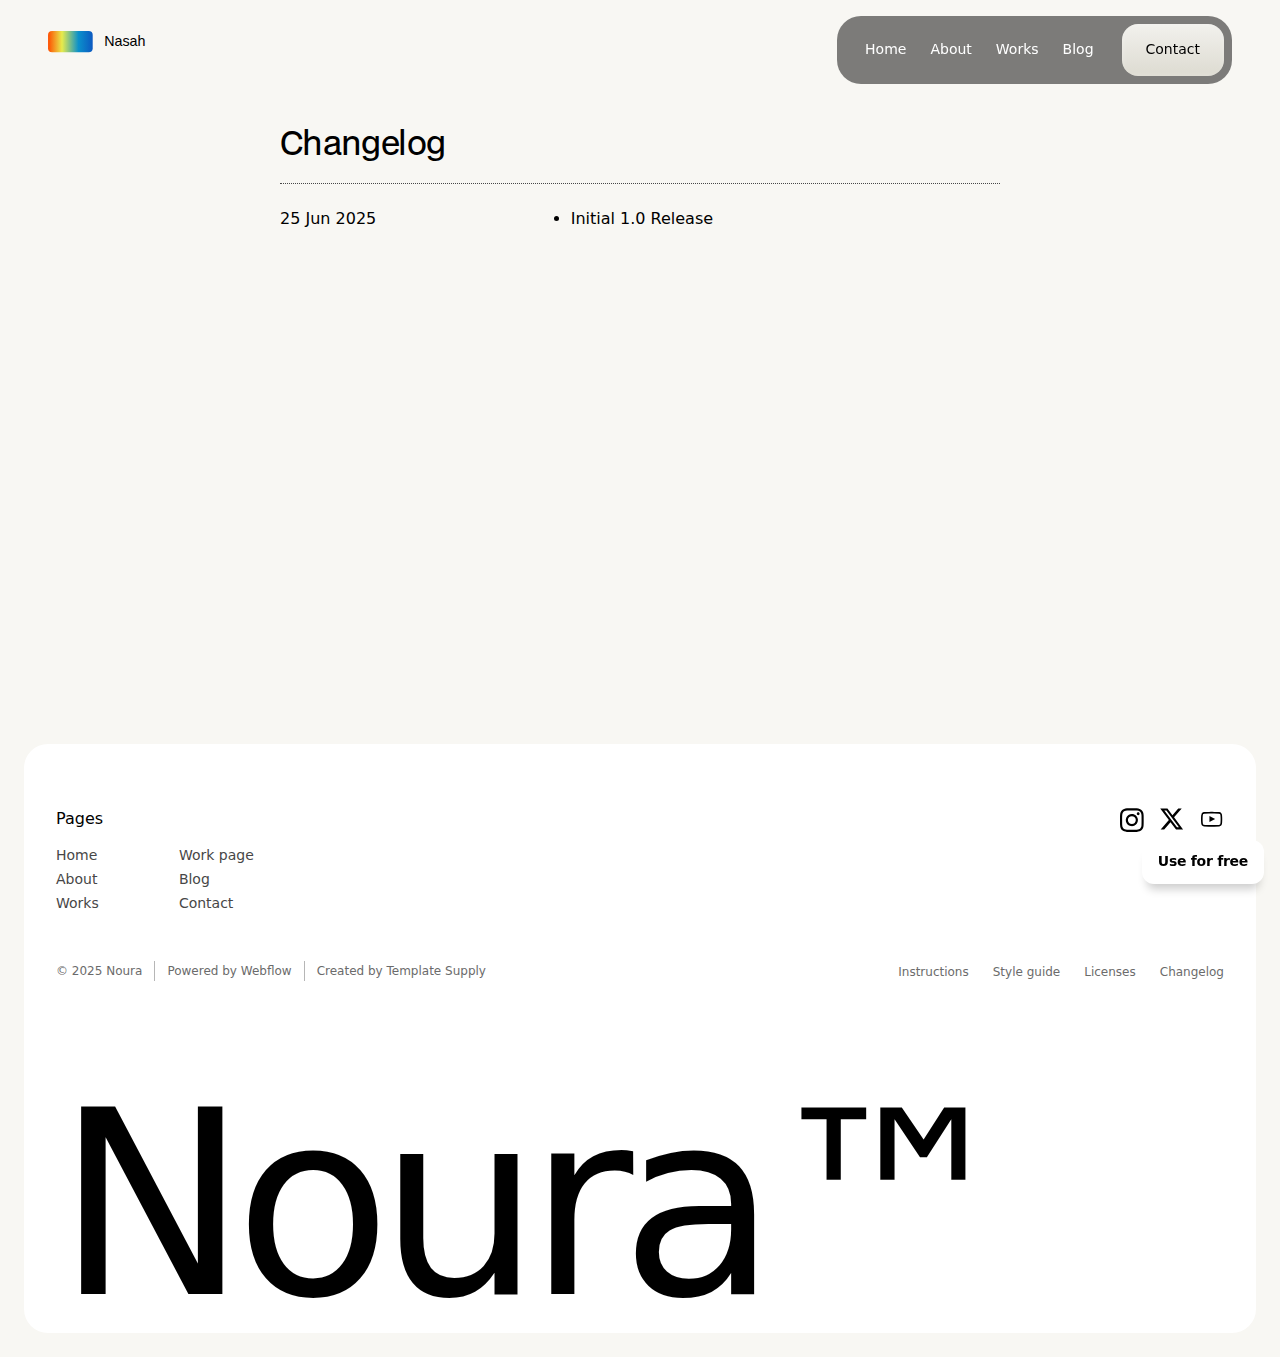
<file: template/changelog.html>
<!DOCTYPE html><!--  This site was created in Webflow. https://webflow.com  --><!--  Last Published: Thu Sep 25 2025 18:20:28 GMT+0000 (Coordinated Universal Time)  -->
<html data-wf-page="68d586cadb1664bafd05ebbf" data-wf-site="68d586c8db1664bafd05eb06" lang="en">
<head>
  <meta charset="utf-8">
  <title>Changelog - Webflow HTML website template</title>
  <meta content="Changelog" name="description">
  <meta content="Changelog - Webflow HTML website template" property="og:title">
  <meta content="Changelog" property="og:description">
  <meta content="Changelog - Webflow HTML website template" property="twitter:title">
  <meta content="Changelog" property="twitter:description">
  <meta property="og:type" content="website">
  <meta content="summary_large_image" name="twitter:card">
  <meta content="width=device-width, initial-scale=1" name="viewport">
  <meta content="Webflow" name="generator">
  <link href="../css/normalize.css" rel="stylesheet" type="text/css">
  <link href="../css/webflow.css" rel="stylesheet" type="text/css">
  <link href="../css/pali-a91294.webflow.css" rel="stylesheet" type="text/css">
  <script type="text/javascript">!function(o,c){var n=c.documentElement,t=" w-mod-";n.className+=t+"js",("ontouchstart"in o||o.DocumentTouch&&c instanceof DocumentTouch)&&(n.className+=t+"touch")}(window,document);</script>
  <link href="../images/favicon.png" rel="shortcut icon" type="image/x-icon">
  <link href="../images/webclip.png" rel="apple-touch-icon"><!--  code to improve the font quality  -->
  <style>
  * {
  -webkit-font-smoothing: antialiased;
  -moz-osx-font-smoothing: grayscale;
}
</style>
  <meta name="robots" content="noindex">
</head>
<body>
  <a href="https://webflow.com/templates/html/noura-website-template" target="_blank" class="buy-template w-button">Use for free</a>
  <div class="page-wrapper full-height">
    <nav class="navbar">
      <div class="padding-global">
        <div class="navbar_component">
          <a href="../index.html" class="navbar_logo-wrap w-inline-block"><img src="../images/logo-3.svg" loading="lazy" alt="" class="navbar_logo"></a>
          <div class="navbar_links-wrap">
            <div class="navbar_links">
              <a href="../index.html" class="navbar_link w-inline-block">
                <div class="navbar_link-text _1">Home</div>
                <div class="navbar_link-text _2">Home</div>
              </a>
              <a href="../about.html" class="navbar_link w-inline-block">
                <div class="navbar_link-text _1">About</div>
                <div class="navbar_link-text _2">About</div>
              </a>
              <a href="../works.html" class="navbar_link w-inline-block">
                <div class="navbar_link-text _1">Works</div>
                <div class="navbar_link-text _2">Works</div>
              </a>
              <a href="../blog.html" class="navbar_link w-inline-block">
                <div class="navbar_link-text _1">Blog</div>
                <div class="navbar_link-text _2">Blog</div>
              </a>
            </div>
            <a data-wf--button--variant="light-small" href="../contact.html" class="button w-variant-994e88c4-baec-2bbf-d0b3-8a2991a92ab2 w-inline-block">
              <div class="button_inner w-variant-994e88c4-baec-2bbf-d0b3-8a2991a92ab2">
                <div class="button_gradient">
                  <div class="button_gradient-ball ball-1 w-variant-994e88c4-baec-2bbf-d0b3-8a2991a92ab2"></div>
                  <div class="button_gradient-ball ball-2 w-variant-994e88c4-baec-2bbf-d0b3-8a2991a92ab2"></div>
                </div>
                <div class="button_text">Contact</div>
              </div>
              <div class="button_gradient-glow">
                <div class="button_gradient-ball ball-1 w-variant-994e88c4-baec-2bbf-d0b3-8a2991a92ab2"></div>
                <div class="button_gradient-ball ball-2 w-variant-994e88c4-baec-2bbf-d0b3-8a2991a92ab2"></div>
              </div>
            </a>
          </div>
          <div class="navbar_hamburger-wrap">
            <div class="navbar_hamburger">
              <div class="navbar_hamburger-line _1"></div>
              <div class="navbar_hamburger-line _2"></div>
            </div>
          </div>
        </div>
      </div>
    </nav>
    <div class="main-wrapper">
      <section class="section_resources min-height">
        <div class="padding-section-medium"></div>
        <div class="padding-global">
          <div class="container-xxsmall">
            <div class="resources_component">
              <div id="section-updates" class="resources_section">
                <div class="resources_heading">
                  <h1 class="heading-style-h5 text-weight-normal">Changelog</h1>
                </div>
                <div class="resources_changelog-list">
                  <div class="resources_changelog-item">
                    <p>25 Jun 2025</p>
                    <ul id="w-node-d350e3ee-5b0c-0d6b-de28-200e71443040-fd05ebbf" role="list">
                      <li>
                        <p>Initial 1.0 Release</p>
                      </li>
                    </ul>
                  </div>
                </div>
              </div>
            </div>
          </div>
        </div>
        <div class="padding-section-medium"></div>
      </section>
    </div>
    <footer class="footer">
      <div class="footer_wrap">
        <div class="footer_component">
          <div class="footer_main">
            <div class="footer_links-groups">
              <div id="w-node-_0632acfa-8aaa-b158-7b6a-58a2921af54f-921af54a" class="footer_group">
                <div class="footer_link-label">Pages</div>
                <div class="footer_lists">
                  <div class="footer_links-list">
                    <a href="../index.html" class="footer_link">Home</a>
                    <a href="../about.html" class="footer_link">About</a>
                    <a href="../works.html" class="footer_link">Works</a>
                  </div>
                  <div class="footer_links-list">
                    <a href="/works/chromor" class="footer_link">Work page</a>
                    <a href="../blog.html" class="footer_link">Blog</a>
                    <a href="../contact.html" class="footer_link">Contact</a>
                  </div>
                </div>
              </div>
            </div>
            <div class="footer_social">
              <a href="https://instagram.com" target="_blank" class="footer_social-media-wrap w-inline-block"><img loading="lazy" src="../images/social-insta.svg" alt="" class="footer_social-media"></a>
              <a href="https://x.com" target="_blank" class="footer_social-media-wrap w-inline-block"><img loading="lazy" src="../images/social-x.svg" alt="" class="footer_social-media"></a>
              <a href="https://youtube.com" target="_blank" class="footer_social-media-wrap w-inline-block"><img loading="lazy" src="../images/social-yt.svg" alt="" class="footer_social-media"></a>
            </div>
          </div>
          <div class="footer_legal-links">
            <div id="w-node-_0632acfa-8aaa-b158-7b6a-58a2921af569-921af54a" class="footer_legal-wrap">
              <div class="footer_copyright">© 2025 Noura</div>
              <div class="footer_legal-divider"></div>
              <div class="footer_copyright">Powered by <a href="https://webflow.com/" target="_blank" class="footer_template-link">Webflow</a>
              </div>
              <div class="footer_legal-divider"></div>
              <div class="footer_copyright"> Created by <a href="https://www.template.supply/" target="_blank" class="footer_template-link">Template Supply</a>
              </div>
            </div>
            <div id="w-node-_0632acfa-8aaa-b158-7b6a-58a2921af576-921af54a" class="footer_template-links">
              <a href="../template/instructions.html" class="footer_template-link">Instructions</a>
              <a href="../template/style-guide.html" class="footer_template-link">Style guide</a>
              <a href="../template/licenses.html" class="footer_template-link">Licenses</a>
              <a href="../template/changelog.html" aria-current="page" class="footer_template-link w--current">Changelog</a>
            </div>
          </div>
        </div>
        <div class="footer_brand">Noura™</div>
      </div>
    </footer>
  </div>
  <script src="https://d3e54v103j8qbb.cloudfront.net/js/jquery-3.5.1.min.dc5e7f18c8.js?site=68d586c8db1664bafd05eb06" type="text/javascript" integrity="sha256-9/aliU8dGd2tb6OSsuzixeV4y/faTqgFtohetphbbj0=" crossorigin="anonymous"></script>
  <script src="../js/webflow.js" type="text/javascript"></script>
  <script src="https://cdn.prod.website-files.com/gsap/3.13.0/gsap.min.js" type="text/javascript"></script>
  <script src="https://cdn.prod.website-files.com/gsap/3.13.0/SplitText.min.js" type="text/javascript"></script>
  <script src="https://cdn.prod.website-files.com/gsap/3.13.0/ScrollTrigger.min.js" type="text/javascript"></script>
</body>
</html>
</file>
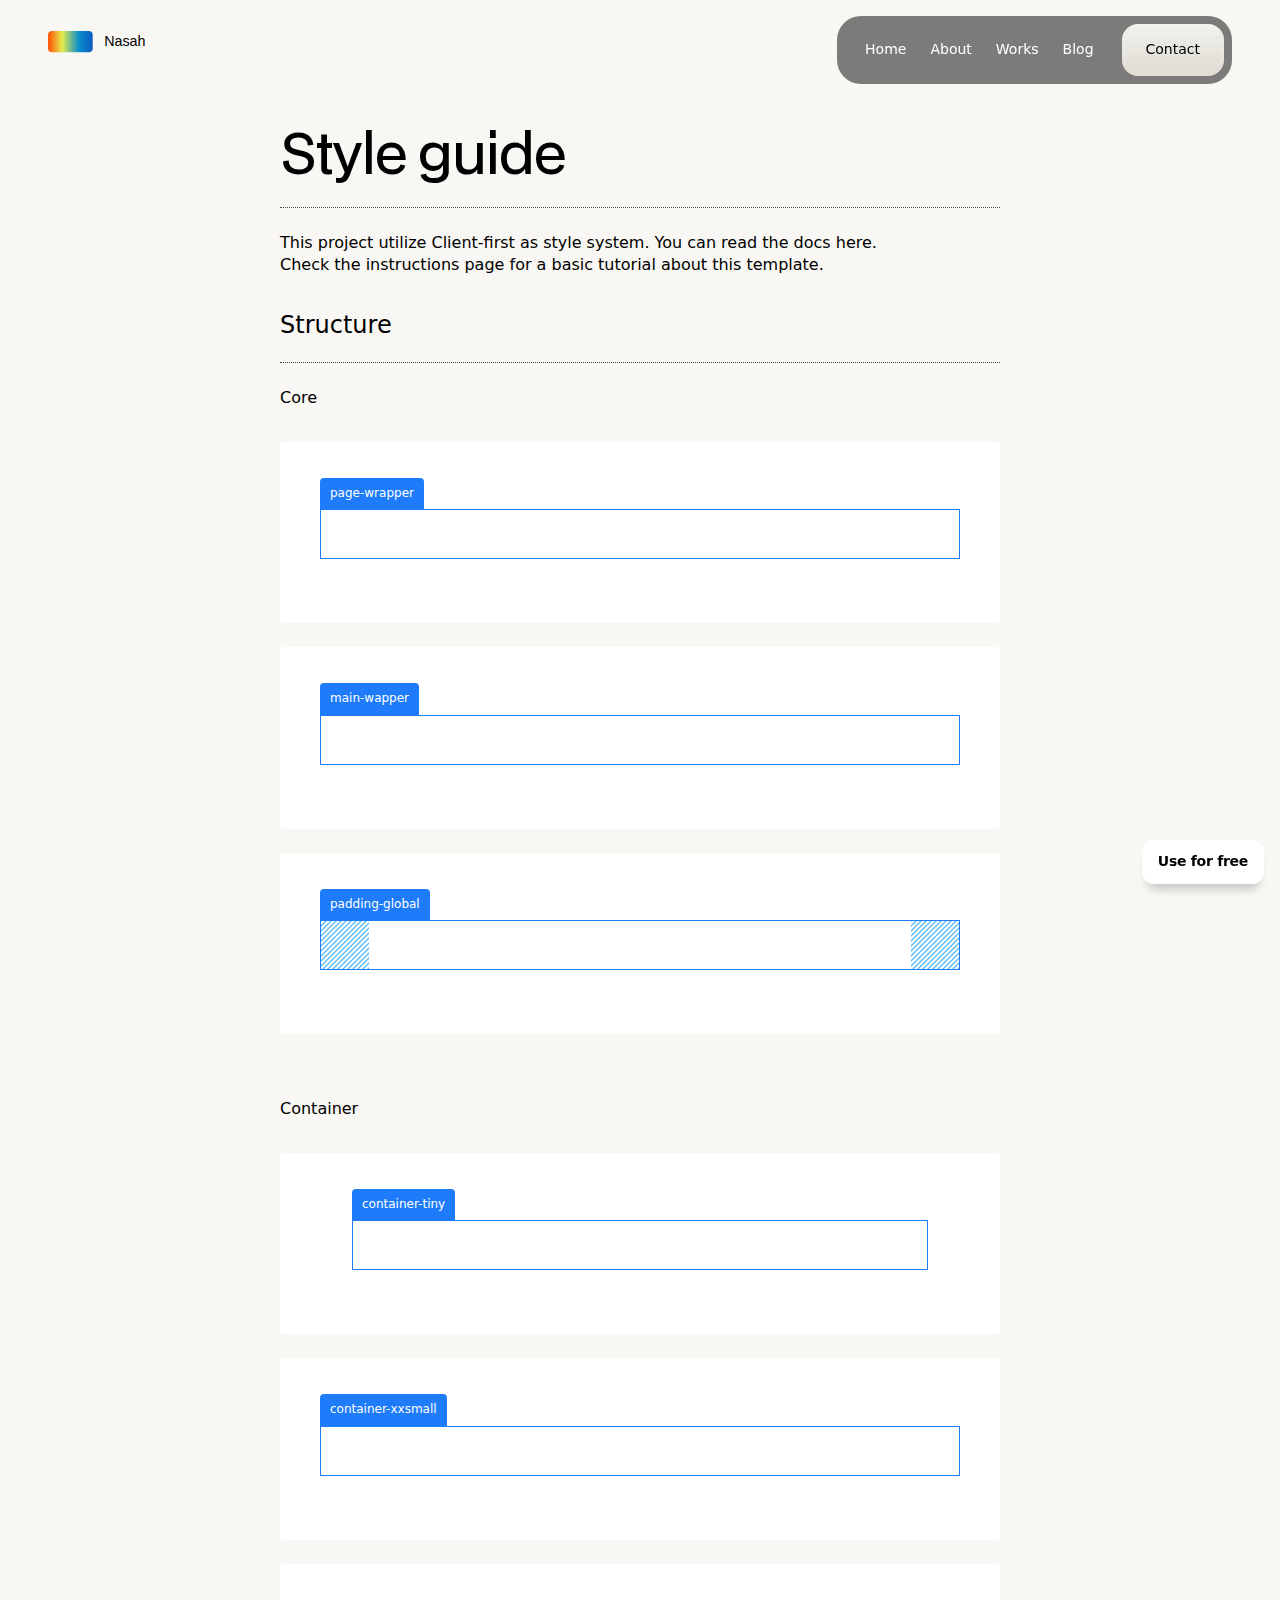
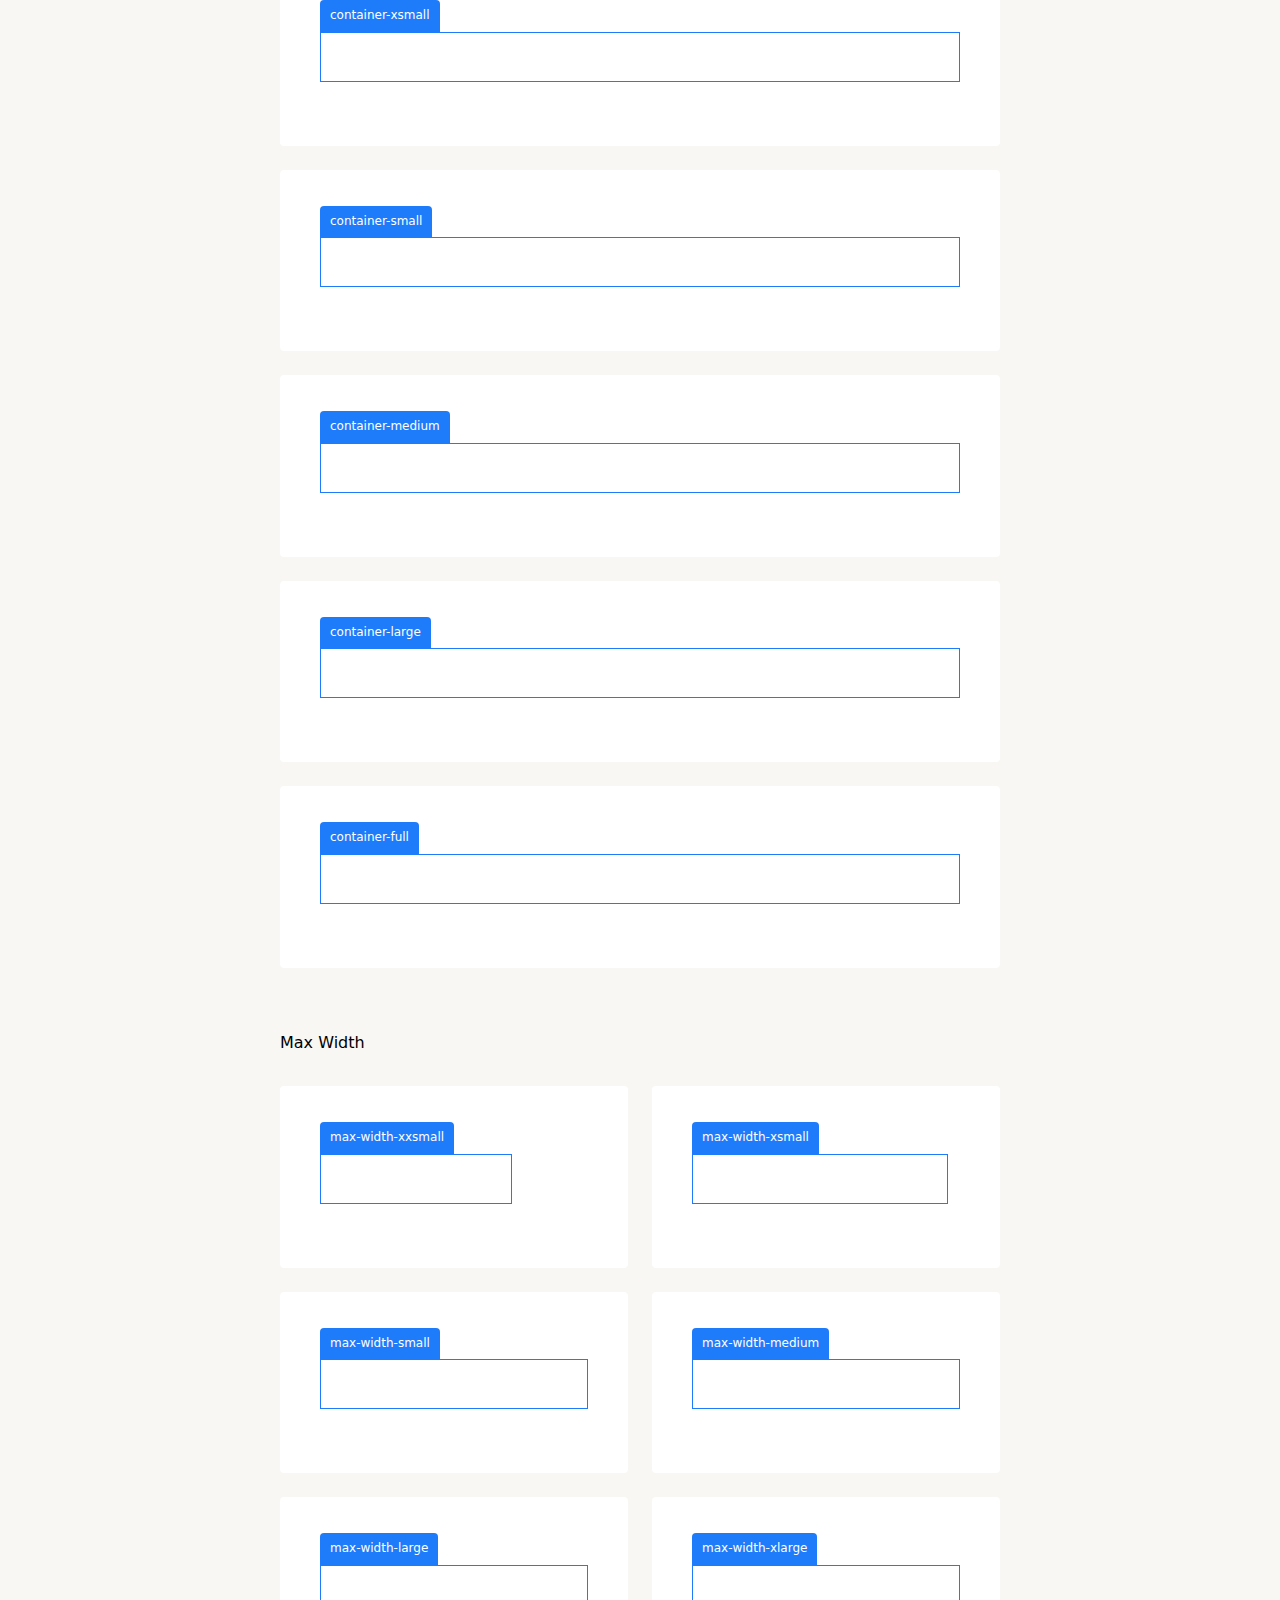
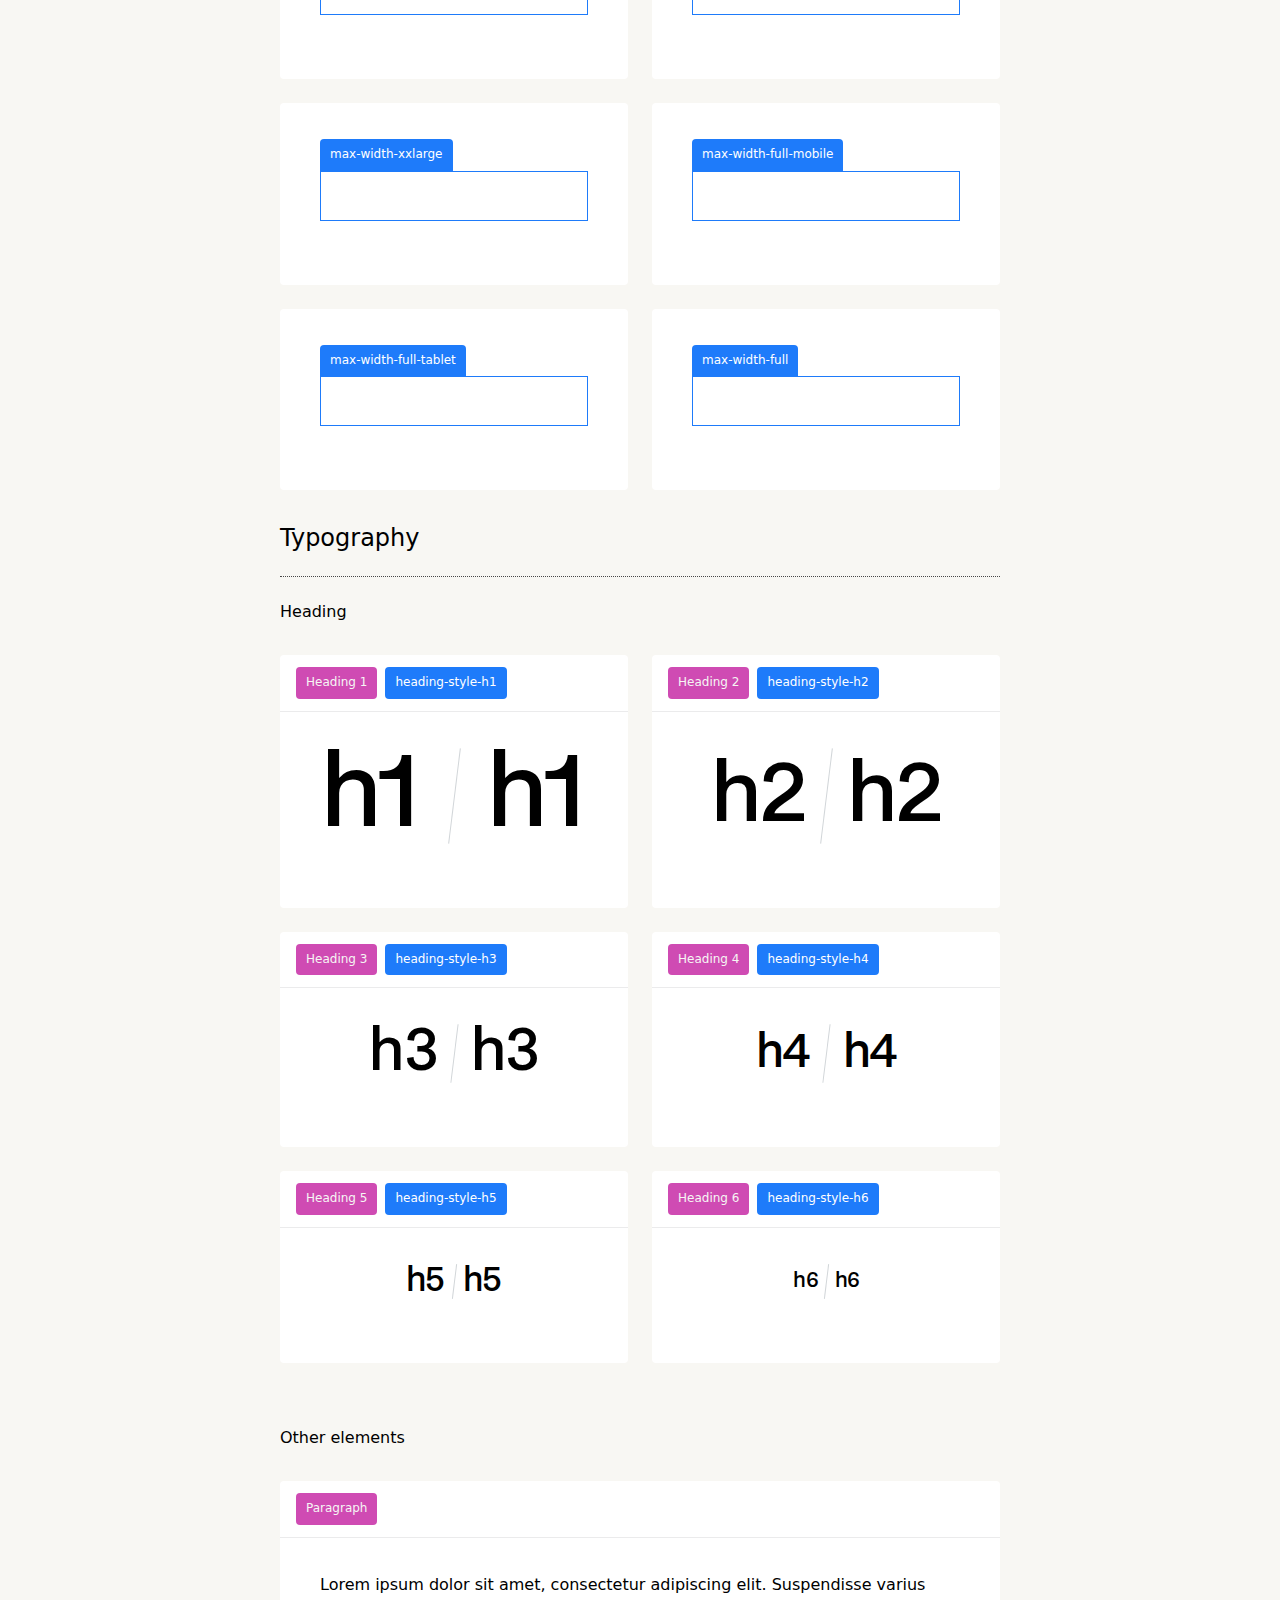
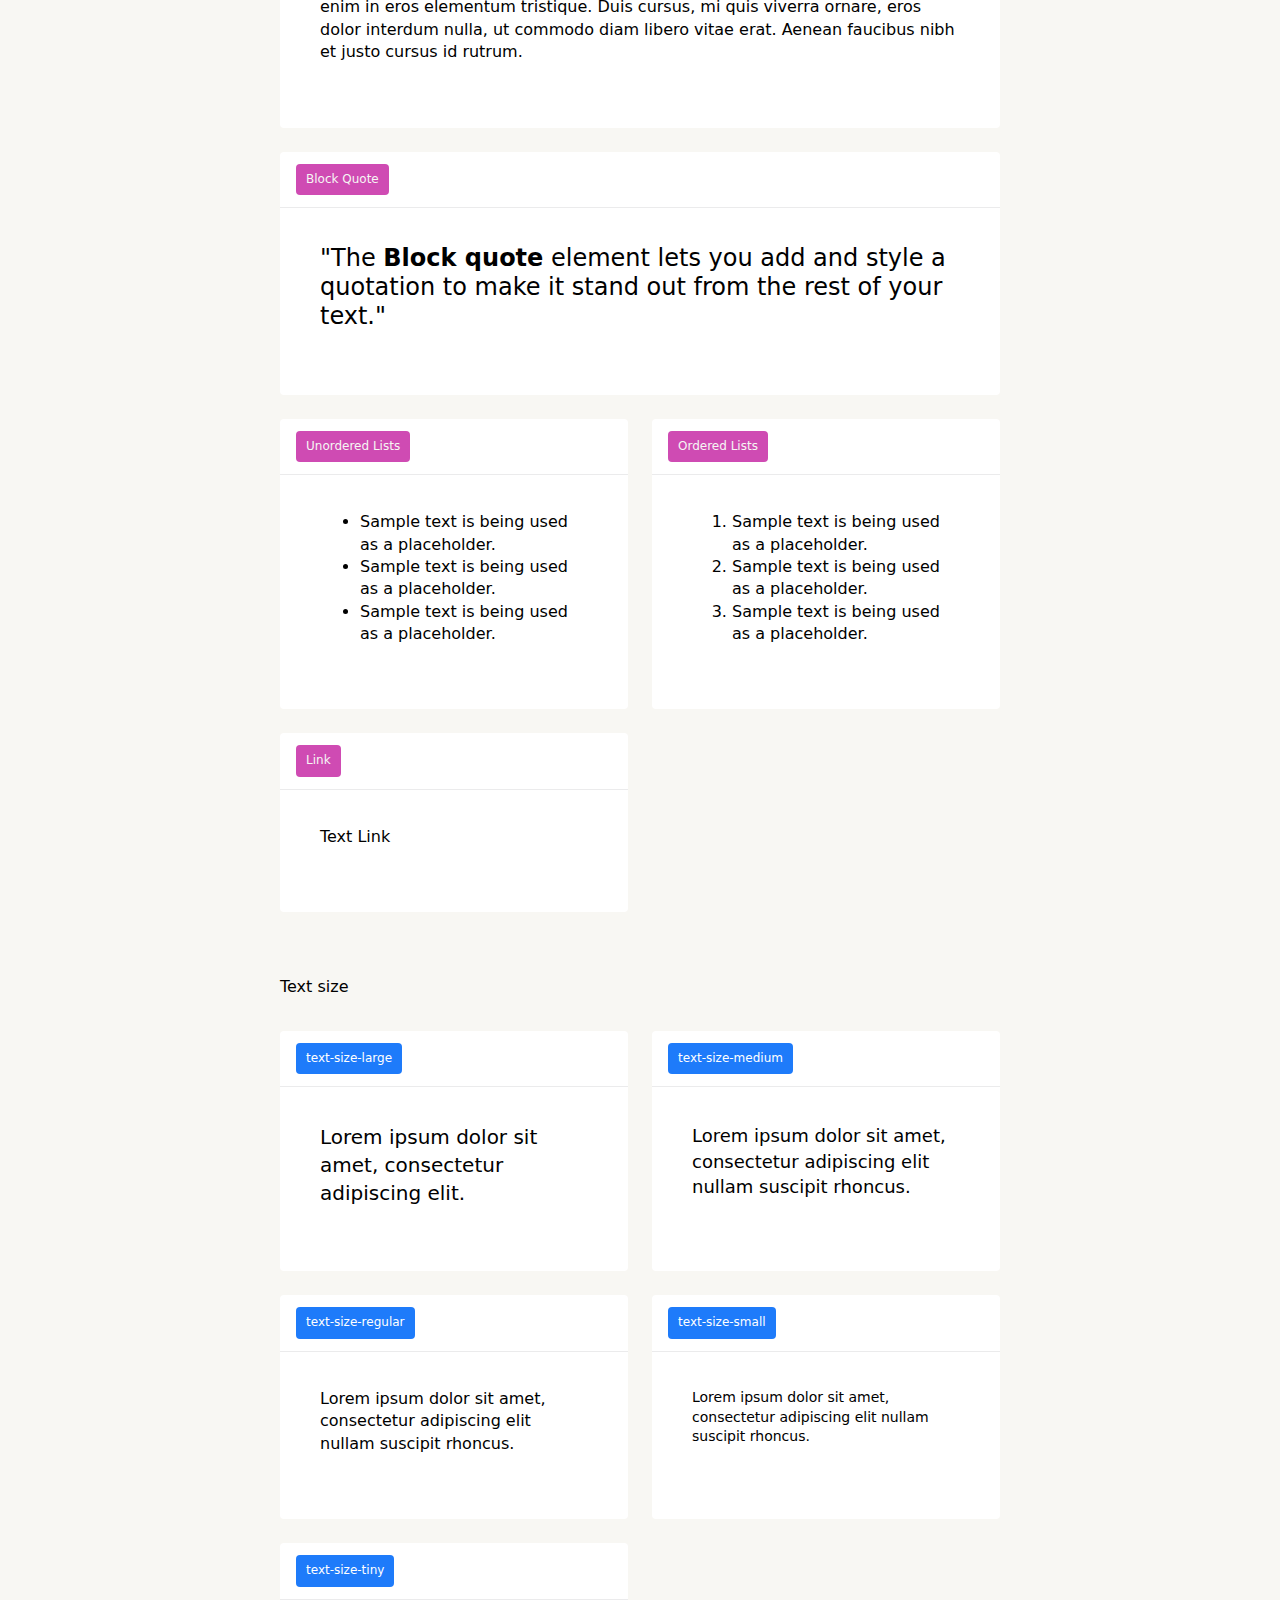
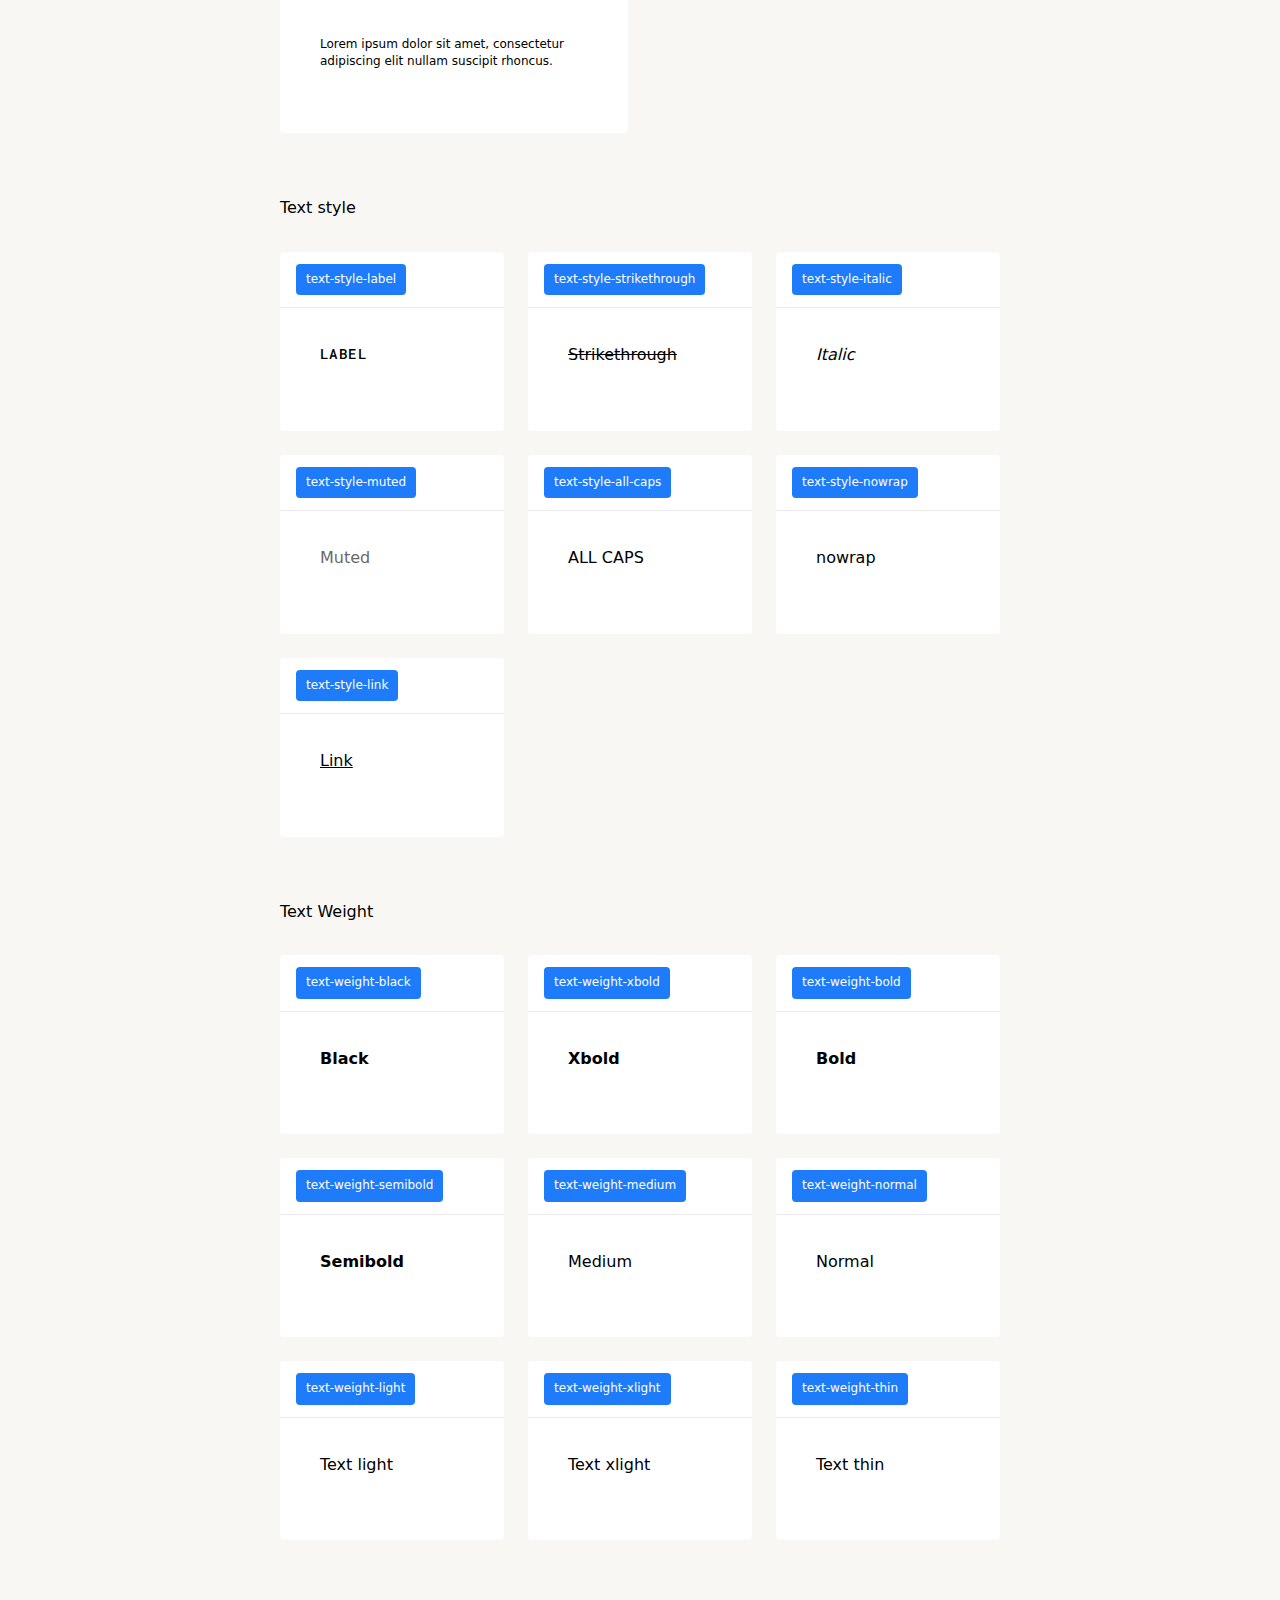
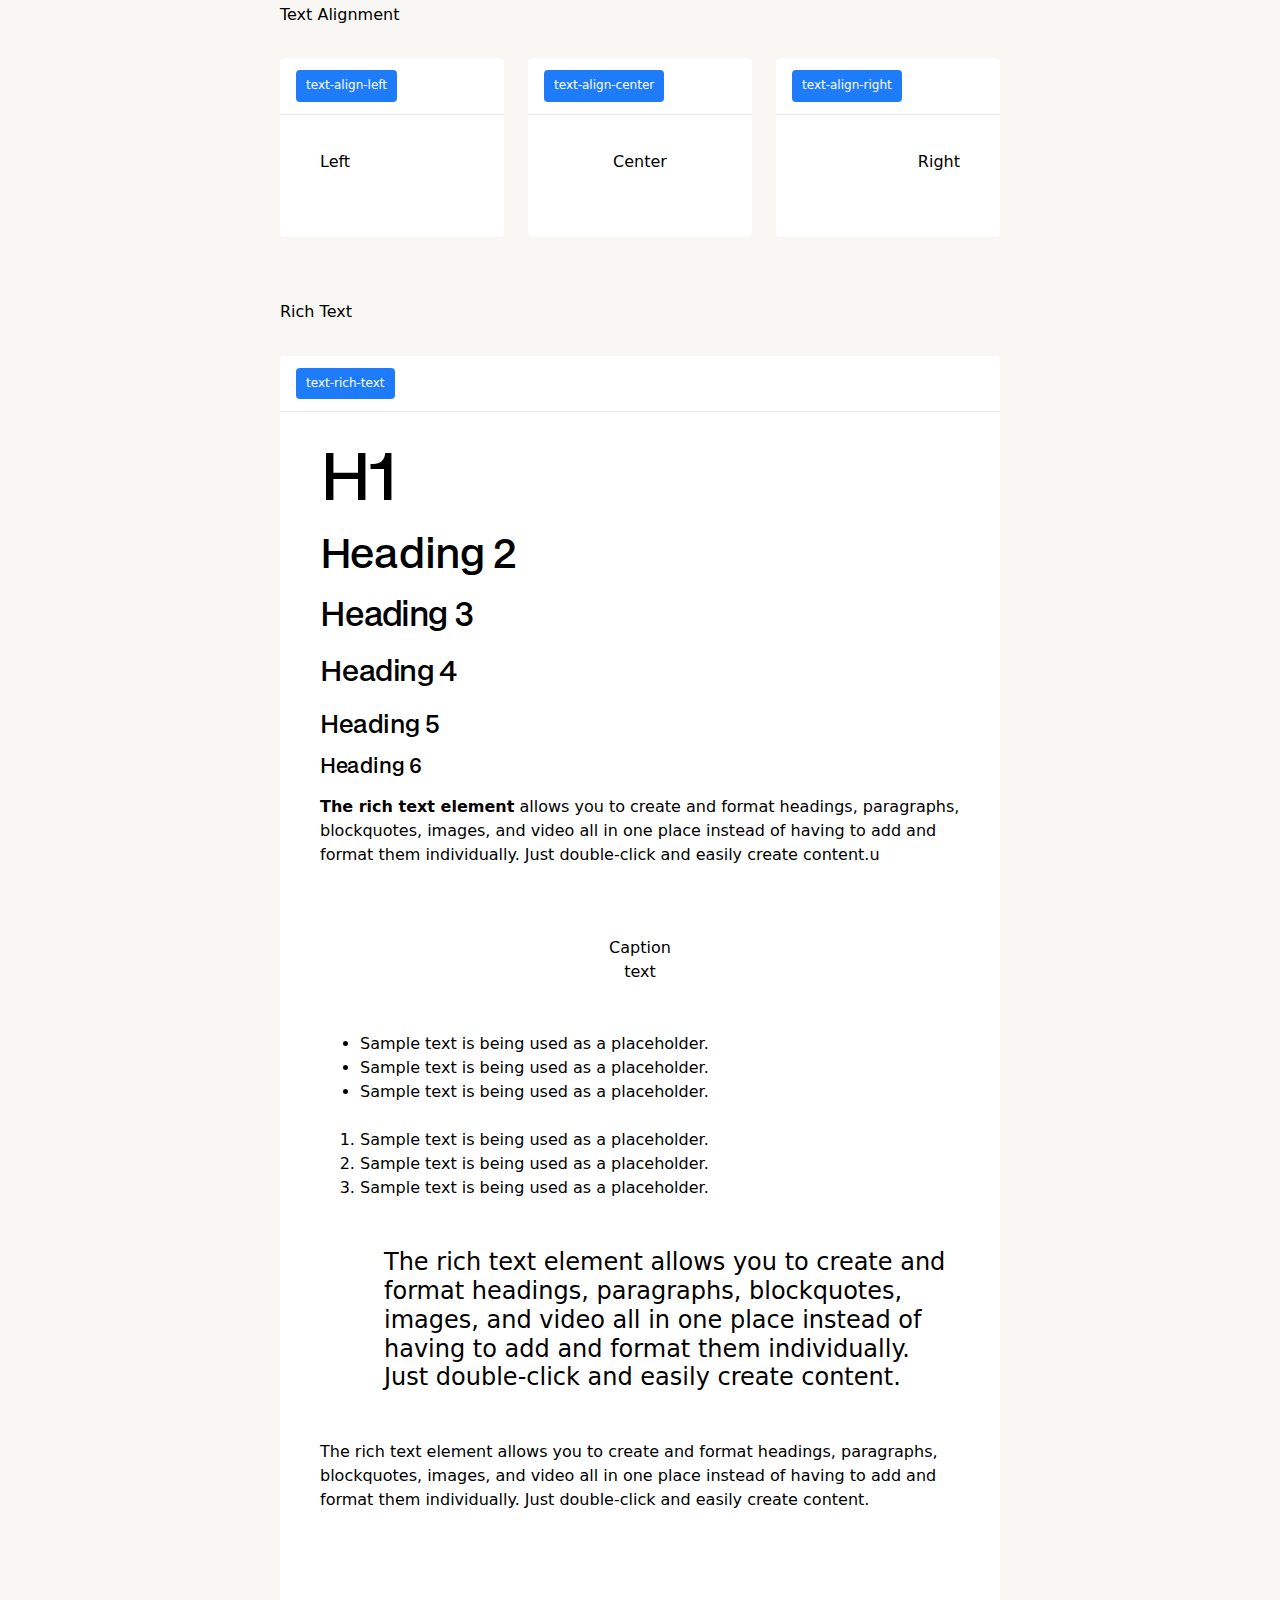
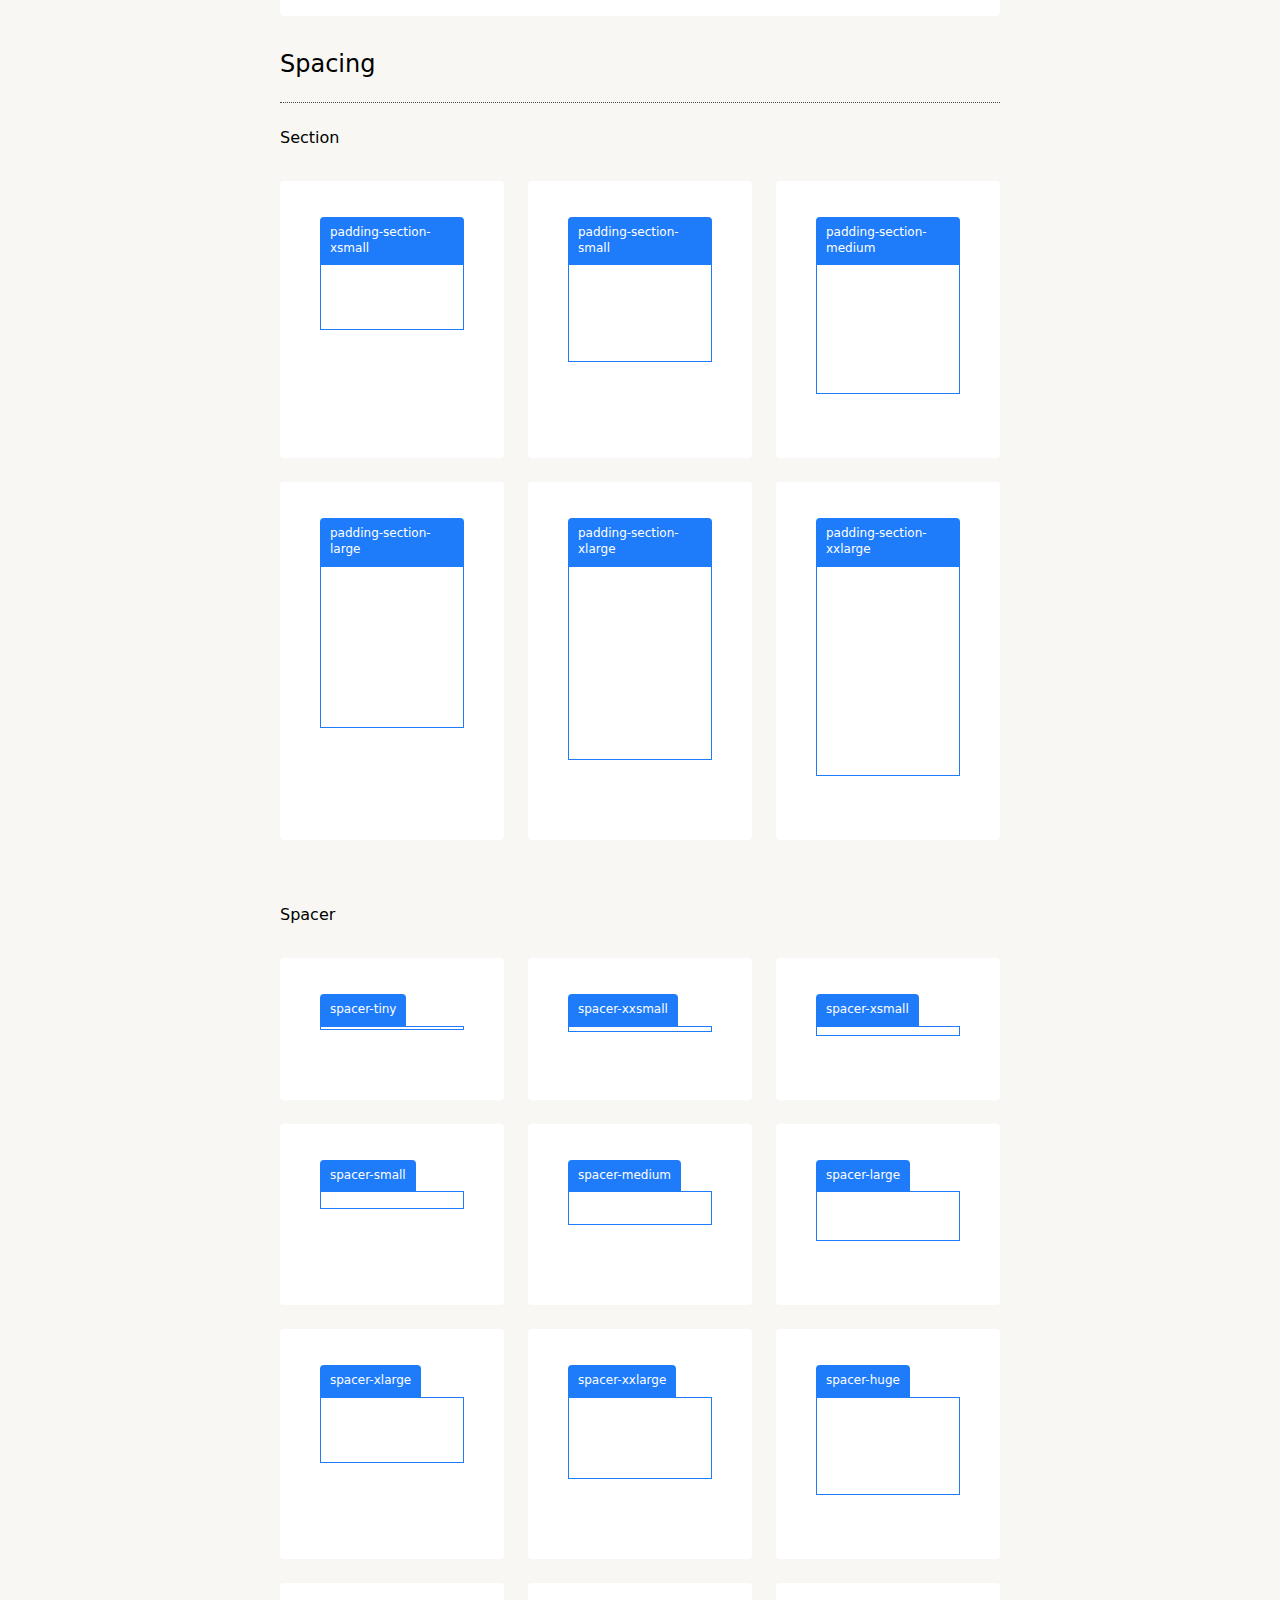
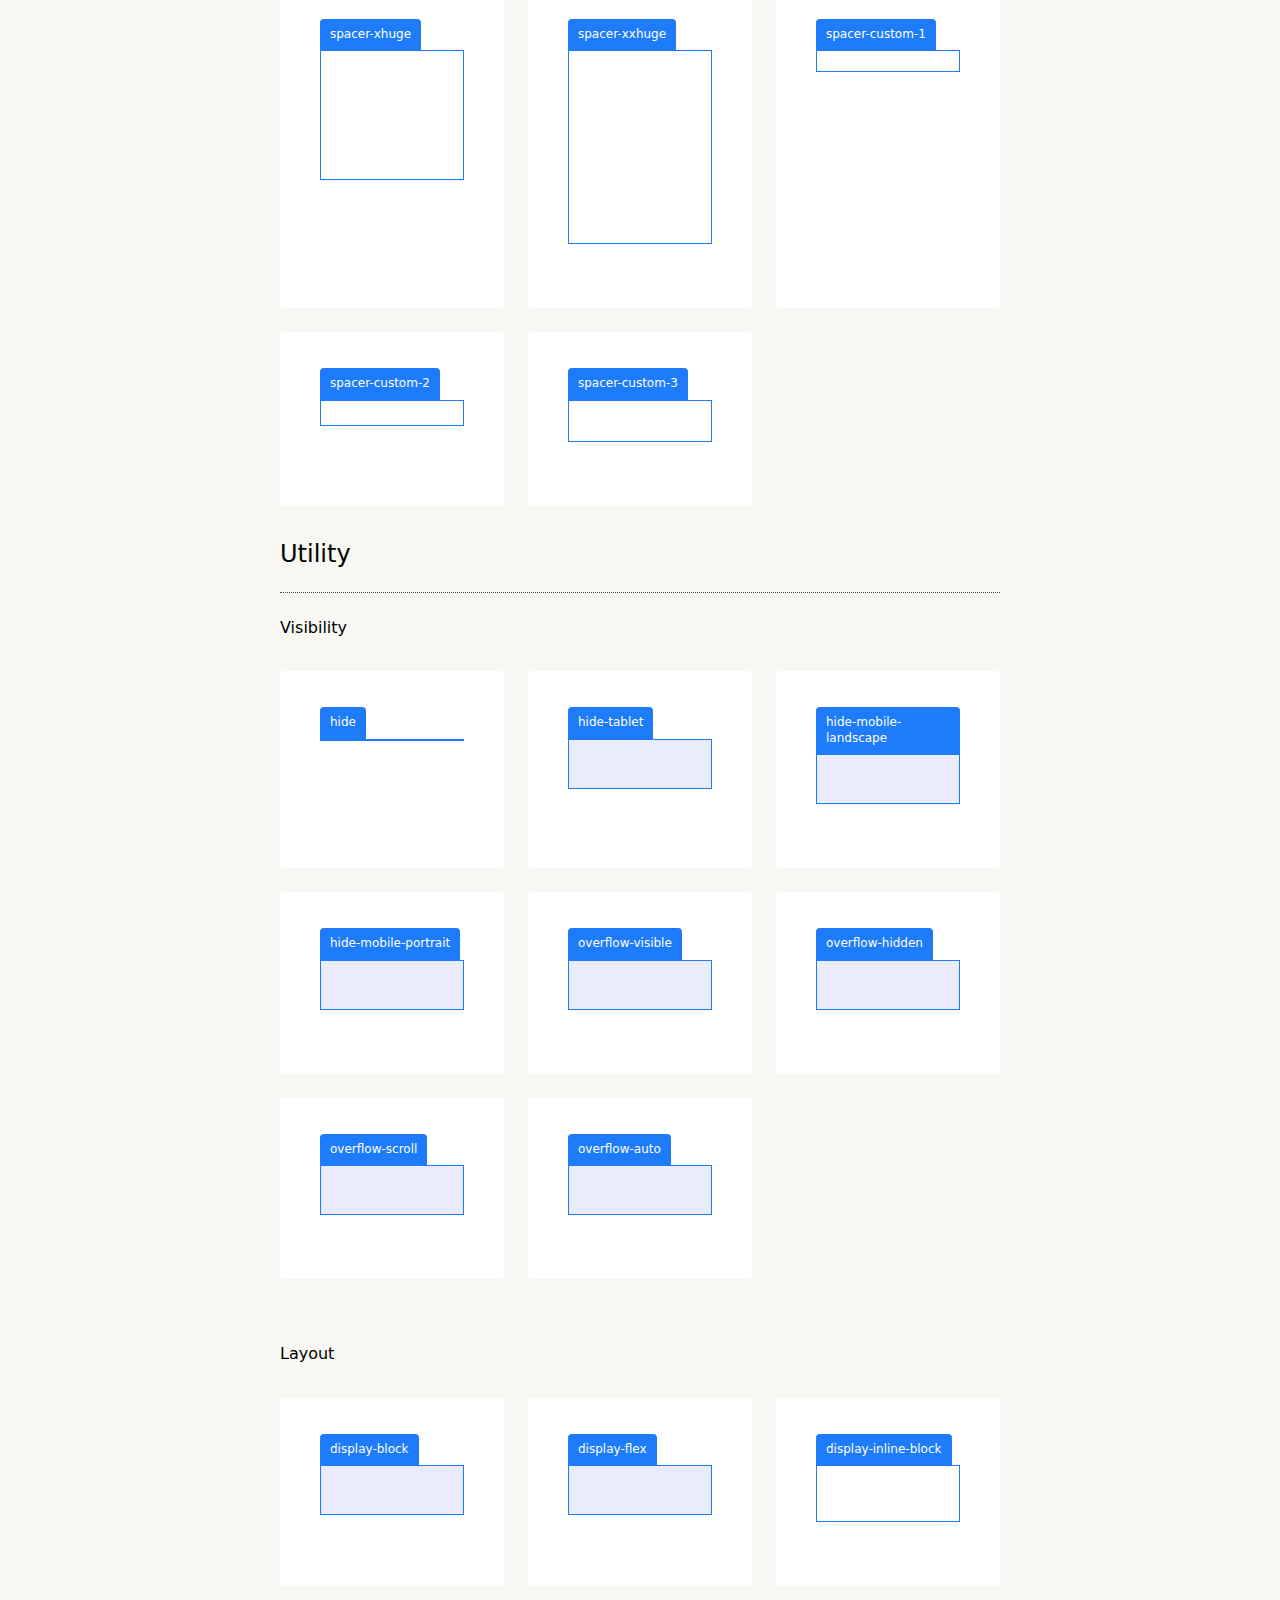
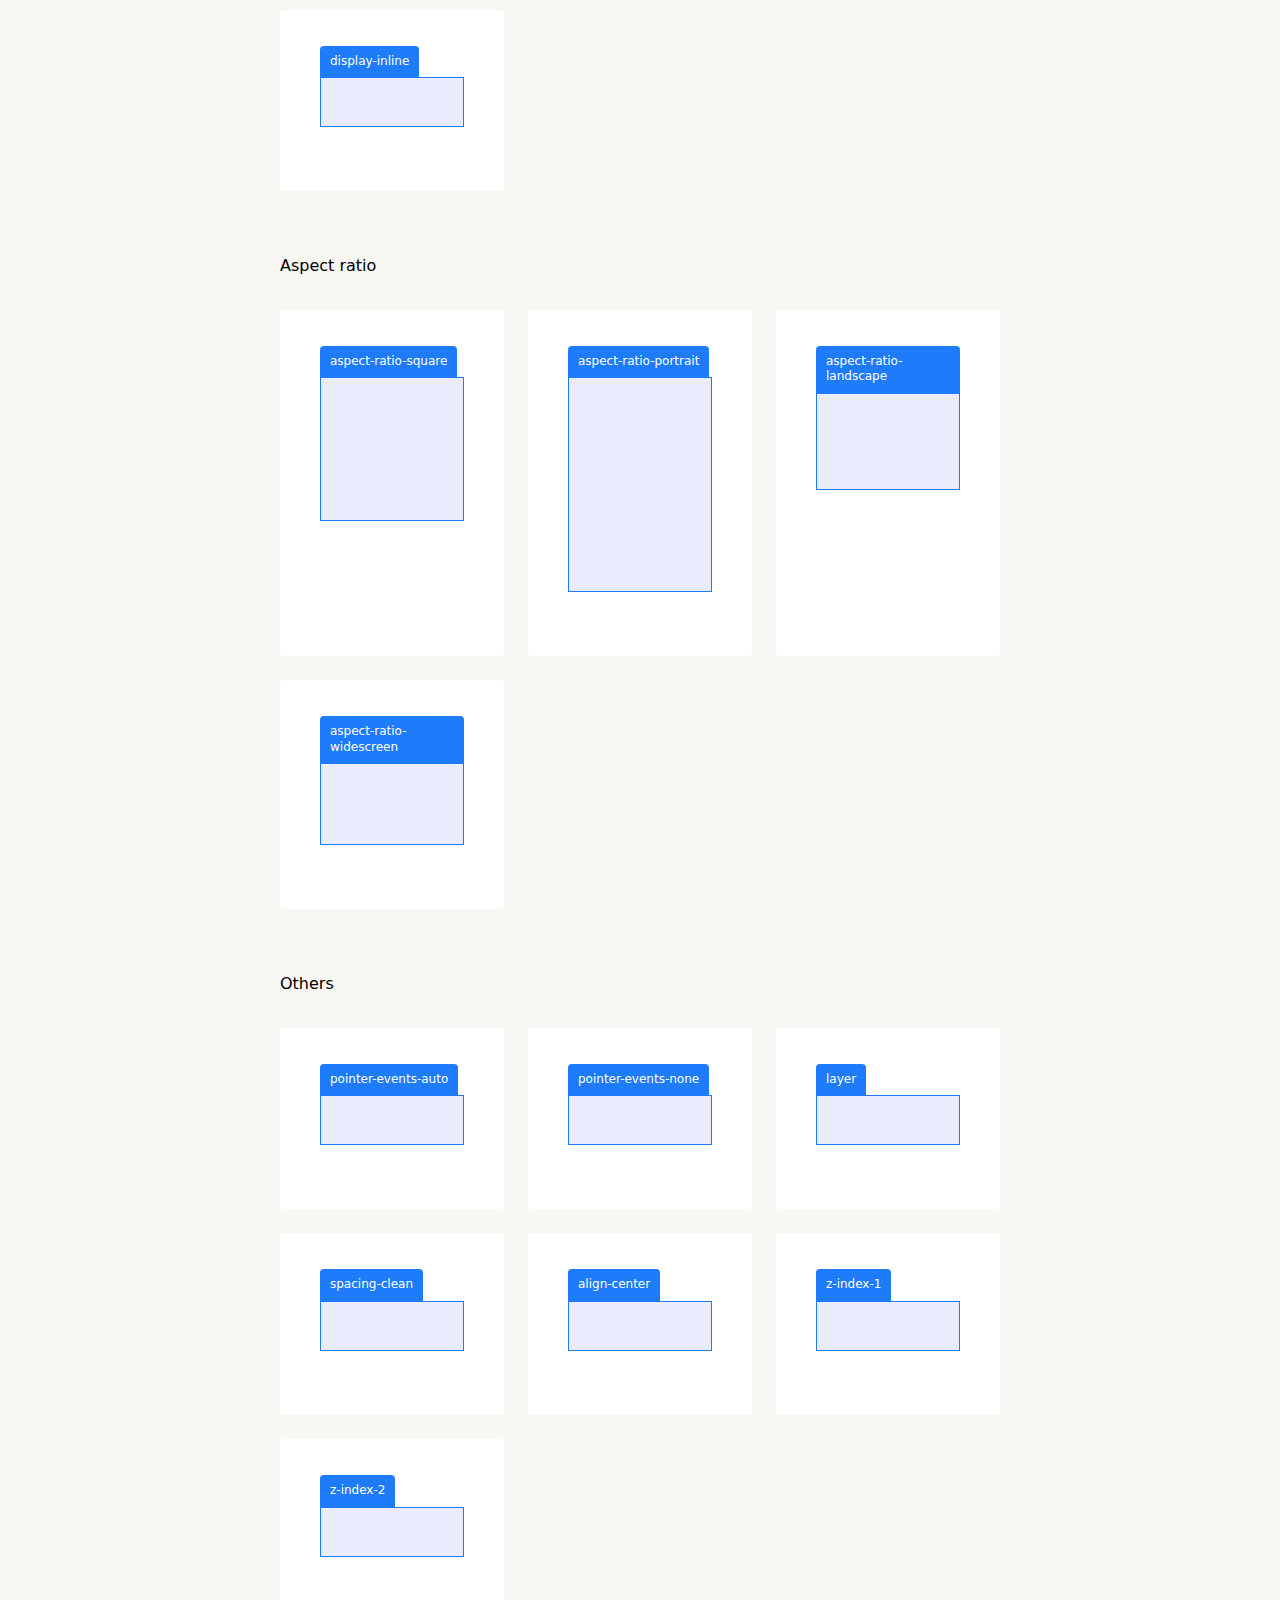
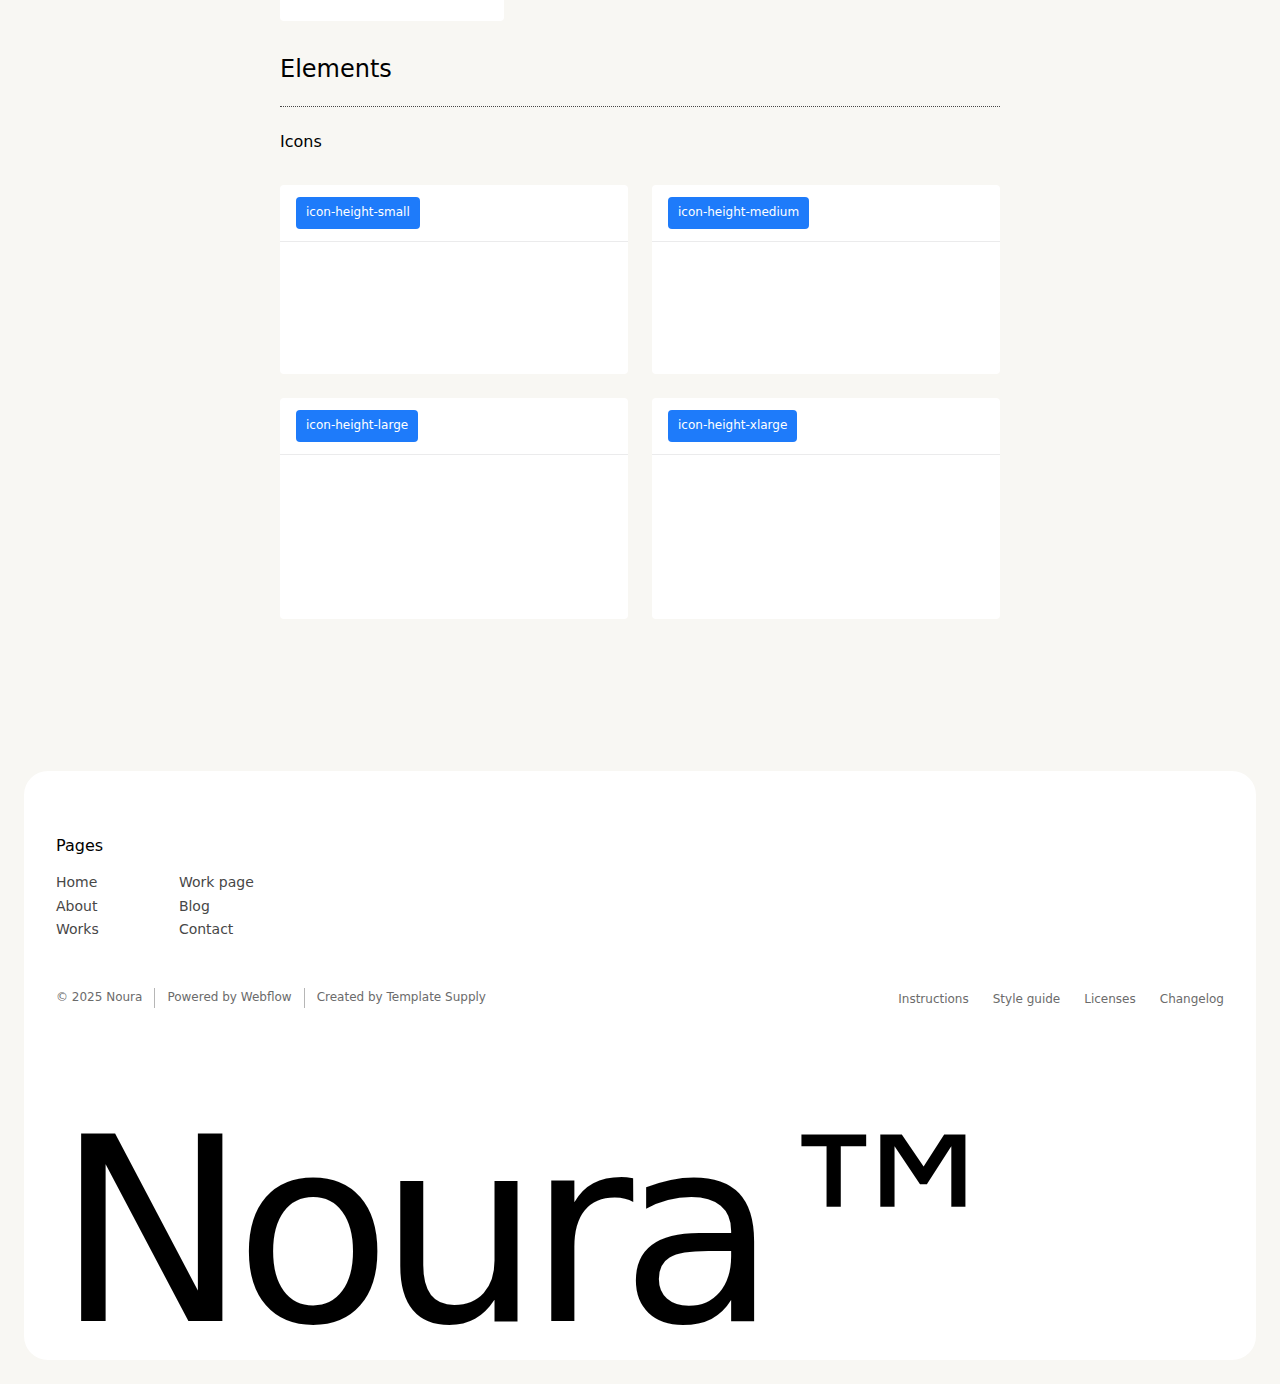
<file: template/style-guide.html>
<!DOCTYPE html><!--  This site was created in Webflow. https://webflow.com  --><!--  Last Published: Thu Sep 25 2025 18:20:28 GMT+0000 (Coordinated Universal Time)  -->
<html data-wf-page="68d586cadb1664bafd05ebbd" data-wf-site="68d586c8db1664bafd05eb06" lang="en">
<head>
  <meta charset="utf-8">
  <title>Style Guide - Webflow HTML website template</title>
  <meta content="Style Guide" name="description">
  <meta content="Style Guide - Webflow HTML website template" property="og:title">
  <meta content="Style Guide" property="og:description">
  <meta content="Style Guide - Webflow HTML website template" property="twitter:title">
  <meta content="Style Guide" property="twitter:description">
  <meta property="og:type" content="website">
  <meta content="summary_large_image" name="twitter:card">
  <meta content="width=device-width, initial-scale=1" name="viewport">
  <meta content="Webflow" name="generator">
  <link href="../css/normalize.css" rel="stylesheet" type="text/css">
  <link href="../css/webflow.css" rel="stylesheet" type="text/css">
  <link href="../css/pali-a91294.webflow.css" rel="stylesheet" type="text/css">
  <script type="text/javascript">!function(o,c){var n=c.documentElement,t=" w-mod-";n.className+=t+"js",("ontouchstart"in o||o.DocumentTouch&&c instanceof DocumentTouch)&&(n.className+=t+"touch")}(window,document);</script>
  <link href="../images/favicon.png" rel="shortcut icon" type="image/x-icon">
  <link href="../images/webclip.png" rel="apple-touch-icon"><!--  code to improve the font quality  -->
  <style>
  * {
  -webkit-font-smoothing: antialiased;
  -moz-osx-font-smoothing: grayscale;
}
</style>
  <meta name="robots" content="noindex">
</head>
<body>
  <a href="https://webflow.com/templates/html/noura-website-template" target="_blank" class="buy-template w-button">Use for free</a>
  <div class="page-wrapper">
    <nav class="navbar">
      <div class="padding-global">
        <div class="navbar_component">
          <a href="../index.html" class="navbar_logo-wrap w-inline-block"><img src="../images/logo-3.svg" loading="lazy" alt="" class="navbar_logo"></a>
          <div class="navbar_links-wrap">
            <div class="navbar_links">
              <a href="../index.html" class="navbar_link w-inline-block">
                <div class="navbar_link-text _1">Home</div>
                <div class="navbar_link-text _2">Home</div>
              </a>
              <a href="../about.html" class="navbar_link w-inline-block">
                <div class="navbar_link-text _1">About</div>
                <div class="navbar_link-text _2">About</div>
              </a>
              <a href="../works.html" class="navbar_link w-inline-block">
                <div class="navbar_link-text _1">Works</div>
                <div class="navbar_link-text _2">Works</div>
              </a>
              <a href="../blog.html" class="navbar_link w-inline-block">
                <div class="navbar_link-text _1">Blog</div>
                <div class="navbar_link-text _2">Blog</div>
              </a>
            </div>
            <a data-wf--button--variant="light-small" href="../contact.html" class="button w-variant-994e88c4-baec-2bbf-d0b3-8a2991a92ab2 w-inline-block">
              <div class="button_inner w-variant-994e88c4-baec-2bbf-d0b3-8a2991a92ab2">
                <div class="button_gradient">
                  <div class="button_gradient-ball ball-1 w-variant-994e88c4-baec-2bbf-d0b3-8a2991a92ab2"></div>
                  <div class="button_gradient-ball ball-2 w-variant-994e88c4-baec-2bbf-d0b3-8a2991a92ab2"></div>
                </div>
                <div class="button_text">Contact</div>
              </div>
              <div class="button_gradient-glow">
                <div class="button_gradient-ball ball-1 w-variant-994e88c4-baec-2bbf-d0b3-8a2991a92ab2"></div>
                <div class="button_gradient-ball ball-2 w-variant-994e88c4-baec-2bbf-d0b3-8a2991a92ab2"></div>
              </div>
            </a>
          </div>
          <div class="navbar_hamburger-wrap">
            <div class="navbar_hamburger">
              <div class="navbar_hamburger-line _1"></div>
              <div class="navbar_hamburger-line _2"></div>
            </div>
          </div>
        </div>
      </div>
    </nav>
    <div class="main-wrapper">
      <section class="section_resources">
        <div class="padding-section-medium"></div>
        <div class="padding-global">
          <div class="w-layout-blockcontainer container-xxsmall w-container">
            <div class="resources_component">
              <div class="resources_section">
                <div class="resources_heading">
                  <h1 class="heading-style-h3 text-weight-normal">Style guide</h1>
                </div>
                <p>This project utilize Client-first as style system. You can <a href="https://finsweet.com/client-first" target="_blank" class="resources_link">read the docs here</a>. <br>Check the <a href="#" class="resources_link">instructions page</a> for a basic tutorial about this template.</p>
              </div>
              <div class="resources_section">
                <div class="resources_heading">Structure</div>
                <div class="resources_groups">
                  <div class="resources_group">
                    <div class="resources_subheading">Core</div>
                    <div class="resources_items single">
                      <div id="w-node-_77cecff6-6d66-65fb-08bb-6d63b7d04cce-fd05ebbd" class="resources_item">
                        <div class="resources_item-content">
                          <div class="resources_class-wrap">
                            <div class="resources_class custom-border">page-wrapper</div>
                            <div class="resources_structure-out">
                              <div class="page-wrapper">
                                <div class="resources_structure-in"></div>
                              </div>
                            </div>
                          </div>
                        </div>
                      </div>
                      <div id="w-node-_77cecff6-6d66-65fb-08bb-6d63b7d04cd6-fd05ebbd" class="resources_item">
                        <div class="resources_item-content">
                          <div class="resources_class-wrap">
                            <div class="resources_class custom-border">main-wapper</div>
                            <div class="resources_structure-out">
                              <div class="main-wrapper">
                                <div class="resources_structure-in"></div>
                              </div>
                            </div>
                          </div>
                        </div>
                      </div>
                      <div class="resources_item">
                        <div class="resources_item-content">
                          <div class="resources_class-wrap">
                            <div class="resources_class custom-border">padding-global</div>
                            <div class="resources_structure-out fill-bg">
                              <main class="padding-global">
                                <div class="ss_structure-box"></div>
                              </main>
                            </div>
                          </div>
                        </div>
                      </div>
                    </div>
                  </div>
                  <div class="resources_group">
                    <div class="resources_subheading">Container</div>
                    <div class="resources_items single">
                      <div id="w-node-_77cecff6-6d66-65fb-08bb-6d63b7d04cea-fd05ebbd" class="resources_item">
                        <div class="resources_item-content">
                          <div class="w-layout-blockcontainer container-tiny w-container">
                            <div class="resources_class-wrap">
                              <div class="resources_class custom-border">container-tiny</div>
                              <div class="resources_structure-out">
                                <div class="container-tiny">
                                  <div class="resources_structure-in"></div>
                                </div>
                              </div>
                            </div>
                          </div>
                        </div>
                      </div>
                      <div class="resources_item">
                        <div class="resources_item-content">
                          <div class="w-layout-blockcontainer container-xxsmall w-container">
                            <div class="resources_class-wrap">
                              <div class="resources_class custom-border">container-xxsmall</div>
                              <div class="resources_structure-out">
                                <div class="container-xxsmall">
                                  <div class="resources_structure-in"></div>
                                </div>
                              </div>
                            </div>
                          </div>
                        </div>
                      </div>
                      <div class="resources_item">
                        <div class="resources_item-content">
                          <div class="w-layout-blockcontainer container-xsmall w-container">
                            <div class="resources_class-wrap">
                              <div class="resources_class custom-border">container-xsmall</div>
                              <div class="resources_structure-out">
                                <div class="container-xsmall">
                                  <div class="resources_structure-in"></div>
                                </div>
                              </div>
                            </div>
                          </div>
                        </div>
                      </div>
                      <div class="resources_item">
                        <div class="resources_item-content">
                          <div class="w-layout-blockcontainer container-small w-container">
                            <div class="resources_class-wrap">
                              <div class="resources_class custom-border">container-small</div>
                              <div class="resources_structure-out">
                                <div class="container-small">
                                  <div class="resources_structure-in"></div>
                                </div>
                              </div>
                            </div>
                          </div>
                        </div>
                      </div>
                      <div class="resources_item">
                        <div class="resources_item-content">
                          <div class="resources_class-wrap">
                            <div class="resources_class custom-border">container-medium</div>
                            <div class="resources_structure-out">
                              <div class="container-medium">
                                <div class="resources_structure-in"></div>
                              </div>
                            </div>
                          </div>
                        </div>
                      </div>
                      <div class="resources_item">
                        <div class="resources_item-content">
                          <div class="resources_class-wrap">
                            <div class="resources_class custom-border">container-large</div>
                            <div class="resources_structure-out">
                              <div class="container-large">
                                <div class="resources_structure-in"></div>
                              </div>
                            </div>
                          </div>
                        </div>
                      </div>
                      <div class="resources_item">
                        <div class="resources_item-content">
                          <div class="resources_class-wrap">
                            <div class="resources_class custom-border">container-full</div>
                            <div class="resources_structure-out">
                              <div class="container-full">
                                <div class="resources_structure-in"></div>
                              </div>
                            </div>
                          </div>
                        </div>
                      </div>
                    </div>
                  </div>
                  <div class="resources_group">
                    <div class="resources_subheading">Max Width</div>
                    <div class="resources_items">
                      <div class="resources_item">
                        <div class="resources_item-content">
                          <div class="max-width-xxsmall">
                            <div class="resources_class-wrap">
                              <div class="resources_class custom-border">max-width-xxsmall</div>
                              <div class="resources_structure-out">
                                <div class="max-width-xxsmall">
                                  <div class="resources_structure-in"></div>
                                </div>
                              </div>
                            </div>
                          </div>
                        </div>
                      </div>
                      <div class="resources_item">
                        <div class="resources_item-content">
                          <div class="max-width-xsmall">
                            <div class="resources_class-wrap">
                              <div class="resources_class custom-border">max-width-xsmall</div>
                              <div class="resources_structure-out">
                                <div class="max-width-xsmall">
                                  <div class="resources_structure-in"></div>
                                </div>
                              </div>
                            </div>
                          </div>
                        </div>
                      </div>
                      <div class="resources_item">
                        <div class="resources_item-content">
                          <div class="max-width-small">
                            <div class="resources_class-wrap">
                              <div class="resources_class custom-border">max-width-small</div>
                              <div class="resources_structure-out">
                                <div class="max-width-small">
                                  <div class="resources_structure-in"></div>
                                </div>
                              </div>
                            </div>
                          </div>
                        </div>
                      </div>
                      <div class="resources_item">
                        <div class="resources_item-content">
                          <div class="max-width-medium">
                            <div class="resources_class-wrap">
                              <div class="resources_class custom-border">max-width-medium</div>
                              <div class="resources_structure-out">
                                <div class="max-width-medium">
                                  <div class="resources_structure-in"></div>
                                </div>
                              </div>
                            </div>
                          </div>
                        </div>
                      </div>
                      <div class="resources_item">
                        <div class="resources_item-content">
                          <div class="max-width-large">
                            <div class="resources_class-wrap">
                              <div class="resources_class custom-border">max-width-large</div>
                              <div class="resources_structure-out">
                                <div class="max-width-large">
                                  <div class="resources_structure-in"></div>
                                </div>
                              </div>
                            </div>
                          </div>
                        </div>
                      </div>
                      <div class="resources_item">
                        <div class="resources_item-content">
                          <div class="max-width-xlarge">
                            <div class="resources_class-wrap">
                              <div class="resources_class custom-border">max-width-xlarge</div>
                              <div class="resources_structure-out">
                                <div class="max-width-xlarge">
                                  <div class="resources_structure-in"></div>
                                </div>
                              </div>
                            </div>
                          </div>
                        </div>
                      </div>
                      <div class="resources_item">
                        <div class="resources_item-content">
                          <div class="max-width-xxlarge">
                            <div class="resources_class-wrap">
                              <div class="resources_class custom-border">max-width-xxlarge</div>
                              <div class="resources_structure-out">
                                <div class="max-width-xxlarge">
                                  <div class="resources_structure-in"></div>
                                </div>
                              </div>
                            </div>
                          </div>
                        </div>
                      </div>
                      <div class="resources_item">
                        <div class="resources_item-content">
                          <div class="max-width-full-mobile">
                            <div class="resources_class-wrap">
                              <div class="resources_class custom-border">max-width-full-mobile</div>
                              <div class="resources_structure-out">
                                <div class="max-width-full-mobile">
                                  <div class="resources_structure-in"></div>
                                </div>
                              </div>
                            </div>
                          </div>
                        </div>
                      </div>
                      <div class="resources_item">
                        <div class="resources_item-content">
                          <div class="max-width-full-tablet">
                            <div class="resources_class-wrap">
                              <div class="resources_class custom-border">max-width-full-tablet</div>
                              <div class="resources_structure-out">
                                <div class="max-width-full-tablet">
                                  <div class="resources_structure-in"></div>
                                </div>
                              </div>
                            </div>
                          </div>
                        </div>
                      </div>
                      <div class="resources_item">
                        <div class="resources_item-content">
                          <div class="max-width-full">
                            <div class="resources_class-wrap">
                              <div class="resources_class custom-border">max-width-full</div>
                              <div class="resources_structure-out">
                                <div class="max-width-full">
                                  <div class="resources_structure-in"></div>
                                </div>
                              </div>
                            </div>
                          </div>
                        </div>
                      </div>
                    </div>
                  </div>
                </div>
              </div>
              <div class="resources_section">
                <div class="resources_heading">Typography</div>
                <div class="resources_groups">
                  <div class="resources_group">
                    <div class="resources_subheading">Heading</div>
                    <div class="resources_items">
                      <div id="w-node-_77cecff6-6d66-65fb-08bb-6d63b7d04d8c-fd05ebbd" class="resources_item">
                        <div class="resources_item-label">
                          <div class="resources_class html-tag">Heading 1</div>
                          <div class="resources_class">heading-style-h1</div>
                        </div>
                        <div class="resources_item-content center-horizontal">
                          <h1>h1</h1>
                          <div class="template-style-heading-split margin-large"></div>
                          <div class="heading-style-h1">h1</div>
                        </div>
                      </div>
                      <div class="resources_item">
                        <div class="resources_item-label">
                          <div class="resources_class html-tag">Heading 2</div>
                          <div class="resources_class">heading-style-h2</div>
                        </div>
                        <div class="resources_item-content center-horizontal">
                          <h2>h2</h2>
                          <div class="template-style-heading-split"></div>
                          <div class="heading-style-h2">h2</div>
                        </div>
                      </div>
                      <div class="resources_item">
                        <div class="resources_item-label">
                          <div class="resources_class html-tag">Heading 3</div>
                          <div class="resources_class">heading-style-h3</div>
                        </div>
                        <div class="resources_item-content center-horizontal">
                          <h3>h3</h3>
                          <div class="template-style-heading-split margin-small"></div>
                          <div class="heading-style-h3">h3</div>
                        </div>
                      </div>
                      <div class="resources_item">
                        <div class="resources_item-label">
                          <div class="resources_class html-tag">Heading 4</div>
                          <div class="resources_class">heading-style-h4</div>
                        </div>
                        <div class="resources_item-content center-horizontal">
                          <h4>h4</h4>
                          <div class="template-style-heading-split margin-small"></div>
                          <div class="heading-style-h4">h4</div>
                        </div>
                      </div>
                      <div class="resources_item">
                        <div class="resources_item-label">
                          <div class="resources_class html-tag">Heading 5</div>
                          <div class="resources_class">heading-style-h5</div>
                        </div>
                        <div class="resources_item-content center-horizontal">
                          <h5>h5</h5>
                          <div class="template-style-heading-split margin-smaller"></div>
                          <div class="heading-style-h5">h5</div>
                        </div>
                      </div>
                      <div class="resources_item">
                        <div class="resources_item-label">
                          <div class="resources_class html-tag">Heading 6</div>
                          <div class="resources_class">heading-style-h6</div>
                        </div>
                        <div class="resources_item-content center-horizontal">
                          <h6>h6</h6>
                          <div class="template-style-heading-split margin-smaller"></div>
                          <div class="heading-style-h6">h6</div>
                        </div>
                      </div>
                    </div>
                  </div>
                  <div class="resources_group">
                    <div class="resources_subheading">Other elements</div>
                    <div class="resources_items">
                      <div id="w-node-_77cecff6-6d66-65fb-08bb-6d63b7d04dd8-fd05ebbd" class="resources_item">
                        <div class="resources_item-label">
                          <div class="resources_class html-tag">Paragraph</div>
                        </div>
                        <div class="resources_item-content">
                          <p>Lorem ipsum dolor sit amet, consectetur adipiscing elit. Suspendisse varius enim in eros elementum tristique. Duis cursus, mi quis viverra ornare, eros dolor interdum nulla, ut commodo diam libero vitae erat. Aenean faucibus nibh et justo cursus id rutrum.</p>
                        </div>
                      </div>
                      <div id="w-node-_77cecff6-6d66-65fb-08bb-6d63b7d04ddf-fd05ebbd" class="resources_item">
                        <div class="resources_item-label">
                          <div class="resources_class html-tag">Block Quote</div>
                        </div>
                        <div class="resources_item-content">
                          <blockquote>&quot;The <strong>Block quote</strong> element lets you add and style a quotation to make it stand out from the rest of your text.&quot;</blockquote>
                        </div>
                      </div>
                      <div class="resources_item">
                        <div class="resources_item-label">
                          <div class="resources_class html-tag">Unordered Lists</div>
                        </div>
                        <div class="resources_item-content">
                          <ul role="list">
                            <li>Sample text is being used as a placeholder.</li>
                            <li>Sample text is being used as a placeholder.</li>
                            <li>Sample text is being used as a placeholder.</li>
                          </ul>
                        </div>
                      </div>
                      <div class="resources_item">
                        <div class="resources_item-label">
                          <div class="resources_class html-tag">Ordered Lists</div>
                        </div>
                        <div class="resources_item-content">
                          <ol role="list">
                            <li>Sample text is being used as a placeholder.</li>
                            <li>Sample text is being used as a placeholder.</li>
                            <li>Sample text is being used as a placeholder.</li>
                          </ol>
                        </div>
                      </div>
                      <div class="resources_item">
                        <div class="resources_item-label">
                          <div class="resources_class html-tag">Link</div>
                        </div>
                        <div class="resources_item-content">
                          <a href="#">Text Link</a>
                        </div>
                      </div>
                    </div>
                  </div>
                  <div class="resources_group">
                    <div class="resources_subheading">Text size</div>
                    <div class="resources_items">
                      <div class="resources_item">
                        <div class="resources_item-label">
                          <div class="resources_class">text-size-large</div>
                        </div>
                        <div class="resources_item-content">
                          <div class="text-size-large">Lorem ipsum dolor sit amet, consectetur adipiscing elit.</div>
                        </div>
                      </div>
                      <div class="resources_item">
                        <div class="resources_item-label">
                          <div class="resources_class">text-size-medium</div>
                        </div>
                        <div class="resources_item-content">
                          <div class="text-size-medium">Lorem ipsum dolor sit amet, consectetur adipiscing elit nullam suscipit rhoncus.</div>
                        </div>
                      </div>
                      <div class="resources_item">
                        <div class="resources_item-label">
                          <div class="resources_class">text-size-regular</div>
                        </div>
                        <div class="resources_item-content">
                          <div class="text-size-regular">Lorem ipsum dolor sit amet, consectetur adipiscing elit nullam suscipit rhoncus.</div>
                        </div>
                      </div>
                      <div class="resources_item">
                        <div class="resources_item-label">
                          <div class="resources_class">text-size-small</div>
                        </div>
                        <div class="resources_item-content">
                          <div class="text-size-small">Lorem ipsum dolor sit amet, consectetur adipiscing elit nullam suscipit rhoncus.</div>
                        </div>
                      </div>
                      <div class="resources_item">
                        <div class="resources_item-label">
                          <div class="resources_class">text-size-tiny</div>
                        </div>
                        <div class="resources_item-content">
                          <div class="text-size-tiny">Lorem ipsum dolor sit amet, consectetur adipiscing elit nullam suscipit rhoncus.</div>
                        </div>
                      </div>
                    </div>
                  </div>
                  <div class="resources_group">
                    <div class="resources_subheading">Text style</div>
                    <div class="resources_items more-columns">
                      <div class="resources_item">
                        <div class="resources_item-label">
                          <div class="resources_class">text-style-label</div>
                        </div>
                        <div class="resources_item-content">
                          <div class="text-style-label">Label</div>
                        </div>
                      </div>
                      <div class="resources_item">
                        <div class="resources_item-label">
                          <div class="resources_class">text-style-strikethrough</div>
                        </div>
                        <div class="resources_item-content">
                          <div class="text-style-strikethrough">Strikethrough</div>
                        </div>
                      </div>
                      <div class="resources_item">
                        <div class="resources_item-label">
                          <div class="resources_class">text-style-italic</div>
                        </div>
                        <div class="resources_item-content">
                          <div class="text-style-italic">Italic</div>
                        </div>
                      </div>
                      <div class="resources_item">
                        <div class="resources_item-label">
                          <div class="resources_class">text-style-muted</div>
                        </div>
                        <div class="resources_item-content">
                          <div class="text-style-muted">Muted</div>
                        </div>
                      </div>
                      <div class="resources_item">
                        <div class="resources_item-label">
                          <div class="resources_class">text-style-all-caps</div>
                        </div>
                        <div class="resources_item-content">
                          <div class="text-style-all-caps">All caps</div>
                        </div>
                      </div>
                      <div class="resources_item">
                        <div class="resources_item-label">
                          <div class="resources_class">text-style-nowrap</div>
                        </div>
                        <div class="resources_item-content">
                          <div class="text-style-nowrap">nowrap</div>
                        </div>
                      </div>
                      <div class="resources_item">
                        <div class="resources_item-label">
                          <div class="resources_class">text-style-link</div>
                        </div>
                        <div class="resources_item-content">
                          <div class="text-style-link">Link</div>
                        </div>
                      </div>
                    </div>
                  </div>
                  <div class="resources_group">
                    <div class="resources_subheading">Text Weight</div>
                    <div class="resources_items more-columns">
                      <div class="resources_item">
                        <div class="resources_item-label">
                          <div class="resources_class">text-weight-black</div>
                        </div>
                        <div class="resources_item-content">
                          <div class="text-weight-black">Black</div>
                        </div>
                      </div>
                      <div class="resources_item">
                        <div class="resources_item-label">
                          <div class="resources_class">text-weight-xbold</div>
                        </div>
                        <div class="resources_item-content">
                          <div class="text-weight-xbold">Xbold</div>
                        </div>
                      </div>
                      <div class="resources_item">
                        <div class="resources_item-label">
                          <div class="resources_class">text-weight-bold</div>
                        </div>
                        <div class="resources_item-content">
                          <div class="text-weight-bold">Bold</div>
                        </div>
                      </div>
                      <div class="resources_item">
                        <div class="resources_item-label">
                          <div class="resources_class">text-weight-semibold</div>
                        </div>
                        <div class="resources_item-content">
                          <div class="text-weight-semibold">Semibold</div>
                        </div>
                      </div>
                      <div class="resources_item">
                        <div class="resources_item-label">
                          <div class="resources_class">text-weight-medium</div>
                        </div>
                        <div class="resources_item-content">
                          <div class="text-weight-medium">Medium</div>
                        </div>
                      </div>
                      <div class="resources_item">
                        <div class="resources_item-label">
                          <div class="resources_class">text-weight-normal</div>
                        </div>
                        <div class="resources_item-content">
                          <div class="text-weight-normal">Normal</div>
                        </div>
                      </div>
                      <div class="resources_item">
                        <div class="resources_item-label">
                          <div class="resources_class">text-weight-light</div>
                        </div>
                        <div class="resources_item-content">
                          <div class="text-weight-light">Text light</div>
                        </div>
                      </div>
                      <div class="resources_item">
                        <div class="resources_item-label">
                          <div class="resources_class">text-weight-xlight</div>
                        </div>
                        <div class="resources_item-content">
                          <div class="text-weight-xlight">Text xlight</div>
                        </div>
                      </div>
                      <div class="resources_item">
                        <div class="resources_item-label">
                          <div class="resources_class">text-weight-thin</div>
                        </div>
                        <div class="resources_item-content">
                          <div class="text-weight-thin">Text thin</div>
                        </div>
                      </div>
                    </div>
                  </div>
                  <div class="resources_group">
                    <div class="resources_subheading">Text Alignment</div>
                    <div class="resources_items more-columns">
                      <div class="resources_item">
                        <div class="resources_item-label">
                          <div class="resources_class">text-align-left</div>
                        </div>
                        <div class="resources_item-content">
                          <div class="text-align-left">Left</div>
                        </div>
                      </div>
                      <div class="resources_item">
                        <div class="resources_item-label">
                          <div class="resources_class">text-align-center</div>
                        </div>
                        <div class="resources_item-content">
                          <div class="text-align-center">Center</div>
                        </div>
                      </div>
                      <div class="resources_item">
                        <div class="resources_item-label">
                          <div class="resources_class">text-align-right</div>
                        </div>
                        <div class="resources_item-content">
                          <div class="text-align-right">Right</div>
                        </div>
                      </div>
                    </div>
                  </div>
                  <div class="resources_group">
                    <div class="resources_subheading">Rich Text</div>
                    <div class="resources_item">
                      <div class="resources_item-label">
                        <div class="resources_class">text-rich-text</div>
                      </div>
                      <div class="resources_item-content">
                        <div class="text-rich-text w-richtext">
                          <h1>H1</h1>
                          <h2>Heading 2</h2>
                          <h3>Heading 3</h3>
                          <h4>Heading 4</h4>
                          <h5>Heading 5</h5>
                          <h6>Heading 6</h6>
                          <p><strong>The rich text element</strong> allows you to create and <a href="https://vimeo.com/526958225">format headings</a>, paragraphs, blockquotes, images, and video all in one place instead of having to add and format them individually. Just double-click and easily create content.u</p>
                          <figure class="w-richtext-align-center w-richtext-figure-type-image">
                            <div><img loading="lazy" src="https://uploads-ssl.webflow.com/64cd4e641b75fb146d5eb9e3/64cd4e641b75fb146d5eb9e9_60ecc03c2d295899651e1524_style-guide-img.svg" alt="image"></div>
                            <figcaption>Caption text</figcaption>
                          </figure>
                          <ul role="list">
                            <li>Sample text is being used as a placeholder.</li>
                            <li>Sample text is being used as a placeholder.</li>
                            <li>Sample text is being used as a placeholder.</li>
                          </ul>
                          <ol start="" role="list">
                            <li>Sample text is being used as a placeholder.</li>
                            <li>Sample text is being used as a placeholder.</li>
                            <li>Sample text is being used as a placeholder.</li>
                          </ol>
                          <blockquote>The rich text element allows you to create and format headings, paragraphs, blockquotes, images, and video all in one place instead of having to add and format them individually. Just double-click and easily create content.</blockquote>
                          <p>The rich text element allows you to create and format headings, paragraphs, blockquotes, images, and video all in one place instead of having to add and format them individually. Just double-click and easily create content.</p>
                        </div>
                      </div>
                    </div>
                  </div>
                </div>
              </div>
              <div class="resources_section">
                <div class="resources_heading">Spacing</div>
                <div class="resources_groups">
                  <div class="resources_group">
                    <div class="resources_subheading">Section</div>
                    <div class="resources_items more-columns">
                      <div id="w-node-_77cecff6-6d66-65fb-08bb-6d63b7d04f12-fd05ebbd" class="resources_item">
                        <div class="resources_item-content">
                          <div class="resources_class-wrap">
                            <div class="resources_class custom-border">padding-section-xsmall</div>
                            <div class="resources_structure-out">
                              <div class="padding-section-xsmall"></div>
                            </div>
                          </div>
                        </div>
                      </div>
                      <div id="w-node-_77cecff6-6d66-65fb-08bb-6d63b7d04f19-fd05ebbd" class="resources_item">
                        <div class="resources_item-content">
                          <div class="resources_class-wrap">
                            <div class="resources_class custom-border">padding-section-small</div>
                            <div class="resources_structure-out">
                              <div class="padding-section-small"></div>
                            </div>
                          </div>
                        </div>
                      </div>
                      <div id="w-node-_77cecff6-6d66-65fb-08bb-6d63b7d04f20-fd05ebbd" class="resources_item">
                        <div class="resources_item-content">
                          <div class="resources_class-wrap">
                            <div class="resources_class custom-border">padding-section-medium</div>
                            <div class="resources_structure-out">
                              <div class="padding-section-medium"></div>
                            </div>
                          </div>
                        </div>
                      </div>
                      <div class="resources_item">
                        <div class="resources_item-content">
                          <div class="resources_class-wrap">
                            <div class="resources_class custom-border">padding-section-large</div>
                            <div class="resources_structure-out">
                              <div class="padding-section-large"></div>
                            </div>
                          </div>
                        </div>
                      </div>
                      <div class="resources_item">
                        <div class="resources_item-content">
                          <div class="resources_class-wrap">
                            <div class="resources_class custom-border">padding-section-xlarge</div>
                            <div class="resources_structure-out">
                              <div class="padding-section-xlarge"></div>
                            </div>
                          </div>
                        </div>
                      </div>
                      <div class="resources_item">
                        <div class="resources_item-content">
                          <div class="resources_class-wrap">
                            <div class="resources_class custom-border">padding-section-xxlarge</div>
                            <div class="resources_structure-out">
                              <div class="padding-section-xxlarge"></div>
                            </div>
                          </div>
                        </div>
                      </div>
                    </div>
                  </div>
                  <div class="resources_group">
                    <div class="resources_subheading">Spacer</div>
                    <div class="resources_items more-columns">
                      <div id="w-node-_77cecff6-6d66-65fb-08bb-6d63b7d04f40-fd05ebbd" class="resources_item">
                        <div class="resources_item-content">
                          <div class="resources_class-wrap">
                            <div class="resources_class custom-border">spacer-tiny</div>
                            <div class="resources_structure-out">
                              <div class="spacer-tiny"></div>
                            </div>
                          </div>
                        </div>
                      </div>
                      <div id="w-node-_77cecff6-6d66-65fb-08bb-6d63b7d04f47-fd05ebbd" class="resources_item">
                        <div class="resources_item-content">
                          <div class="resources_class-wrap">
                            <div class="resources_class custom-border">spacer-xxsmall</div>
                            <div class="resources_structure-out">
                              <div class="spacer-xxsmall"></div>
                            </div>
                          </div>
                        </div>
                      </div>
                      <div class="resources_item">
                        <div class="resources_item-content">
                          <div class="resources_class-wrap">
                            <div class="resources_class custom-border">spacer-xsmall</div>
                            <div class="resources_structure-out">
                              <div class="spacer-xsmall"></div>
                            </div>
                          </div>
                        </div>
                      </div>
                      <div class="resources_item">
                        <div class="resources_item-content">
                          <div class="resources_class-wrap">
                            <div class="resources_class custom-border">spacer-small</div>
                            <div class="resources_structure-out">
                              <div class="spacer-small"></div>
                            </div>
                          </div>
                        </div>
                      </div>
                      <div class="resources_item">
                        <div class="resources_item-content">
                          <div class="resources_class-wrap">
                            <div class="resources_class custom-border">spacer-medium</div>
                            <div class="resources_structure-out">
                              <div class="spacer-medium"></div>
                            </div>
                          </div>
                        </div>
                      </div>
                      <div class="resources_item">
                        <div class="resources_item-content">
                          <div class="resources_class-wrap">
                            <div class="resources_class custom-border">spacer-large</div>
                            <div class="resources_structure-out">
                              <div class="spacer-large"></div>
                            </div>
                          </div>
                        </div>
                      </div>
                      <div class="resources_item">
                        <div class="resources_item-content">
                          <div class="resources_class-wrap">
                            <div class="resources_class custom-border">spacer-xlarge</div>
                            <div class="resources_structure-out">
                              <div class="spacer-xlarge"></div>
                            </div>
                          </div>
                        </div>
                      </div>
                      <div class="resources_item">
                        <div class="resources_item-content">
                          <div class="resources_class-wrap">
                            <div class="resources_class custom-border">spacer-xxlarge</div>
                            <div class="resources_structure-out">
                              <div class="spacer-xxlarge"></div>
                            </div>
                          </div>
                        </div>
                      </div>
                      <div class="resources_item">
                        <div class="resources_item-content">
                          <div class="resources_class-wrap">
                            <div class="resources_class custom-border">spacer-huge</div>
                            <div class="resources_structure-out">
                              <div class="spacer-huge"></div>
                            </div>
                          </div>
                        </div>
                      </div>
                      <div class="resources_item">
                        <div class="resources_item-content">
                          <div class="resources_class-wrap">
                            <div class="resources_class custom-border">spacer-xhuge</div>
                            <div class="resources_structure-out">
                              <div class="spacer-xhuge"></div>
                            </div>
                          </div>
                        </div>
                      </div>
                      <div class="resources_item">
                        <div class="resources_item-content">
                          <div class="resources_class-wrap">
                            <div class="resources_class custom-border">spacer-xxhuge</div>
                            <div class="resources_structure-out">
                              <div class="spacer-xxhuge"></div>
                            </div>
                          </div>
                        </div>
                      </div>
                      <div class="resources_item">
                        <div class="resources_item-content">
                          <div class="resources_class-wrap">
                            <div class="resources_class custom-border">spacer-custom-1</div>
                            <div class="resources_structure-out">
                              <div class="spacer-custom-1"></div>
                            </div>
                          </div>
                        </div>
                      </div>
                      <div class="resources_item">
                        <div class="resources_item-content">
                          <div class="resources_class-wrap">
                            <div class="resources_class custom-border">spacer-custom-2</div>
                            <div class="resources_structure-out">
                              <div class="spacer-custom-2"></div>
                            </div>
                          </div>
                        </div>
                      </div>
                      <div class="resources_item">
                        <div class="resources_item-content">
                          <div class="resources_class-wrap">
                            <div class="resources_class custom-border">spacer-custom-3</div>
                            <div class="resources_structure-out">
                              <div class="spacer-custom-3"></div>
                            </div>
                          </div>
                        </div>
                      </div>
                    </div>
                  </div>
                </div>
              </div>
              <div class="resources_section">
                <div class="resources_heading">Utility</div>
                <div class="resources_groups">
                  <div class="resources_group">
                    <div class="resources_subheading">Visibility</div>
                    <div class="resources_items more-columns">
                      <div id="w-node-_77cecff6-6d66-65fb-08bb-6d63b7d04faa-fd05ebbd" class="resources_item">
                        <div class="resources_item-content">
                          <div class="resources_class-wrap">
                            <div class="resources_class custom-border">hide</div>
                            <div class="resources_structure-out">
                              <div class="hide">
                                <div class="resources_structure-in utility"></div>
                              </div>
                            </div>
                          </div>
                        </div>
                      </div>
                      <div id="w-node-_77cecff6-6d66-65fb-08bb-6d63b7d04fb2-fd05ebbd" class="resources_item">
                        <div class="resources_item-content">
                          <div class="resources_class-wrap">
                            <div class="resources_class custom-border">hide-tablet</div>
                            <div class="resources_structure-out">
                              <div class="hide-tablet">
                                <div class="resources_structure-in utility"></div>
                              </div>
                            </div>
                          </div>
                        </div>
                      </div>
                      <div class="resources_item">
                        <div class="resources_item-content">
                          <div class="resources_class-wrap">
                            <div class="resources_class custom-border">hide-mobile-landscape</div>
                            <div class="resources_structure-out">
                              <div class="hide-mobile-landscape">
                                <div class="resources_structure-in utility"></div>
                              </div>
                            </div>
                          </div>
                        </div>
                      </div>
                      <div class="resources_item">
                        <div class="resources_item-content">
                          <div class="resources_class-wrap">
                            <div class="resources_class custom-border">hide-mobile-portrait</div>
                            <div class="resources_structure-out">
                              <div class="hide-mobile-portrait">
                                <div class="resources_structure-in utility"></div>
                              </div>
                            </div>
                          </div>
                        </div>
                      </div>
                      <div class="resources_item">
                        <div class="resources_item-content">
                          <div class="resources_class-wrap">
                            <div class="resources_class custom-border">overflow-visible</div>
                            <div class="resources_structure-out">
                              <div class="overflow-visible">
                                <div class="resources_structure-in utility"></div>
                              </div>
                            </div>
                          </div>
                        </div>
                      </div>
                      <div class="resources_item">
                        <div class="resources_item-content">
                          <div class="resources_class-wrap">
                            <div class="resources_class custom-border">overflow-hidden</div>
                            <div class="resources_structure-out">
                              <div class="overflow-hidden">
                                <div class="resources_structure-in utility"></div>
                              </div>
                            </div>
                          </div>
                        </div>
                      </div>
                      <div class="resources_item">
                        <div class="resources_item-content">
                          <div class="resources_class-wrap">
                            <div class="resources_class custom-border">overflow-scroll</div>
                            <div class="resources_structure-out">
                              <div class="overflow-scroll">
                                <div class="resources_structure-in utility"></div>
                              </div>
                            </div>
                          </div>
                        </div>
                      </div>
                      <div class="resources_item">
                        <div class="resources_item-content">
                          <div class="resources_class-wrap">
                            <div class="resources_class custom-border">overflow-auto</div>
                            <div class="resources_structure-out">
                              <div class="overflow-auto">
                                <div class="resources_structure-in utility"></div>
                              </div>
                            </div>
                          </div>
                        </div>
                      </div>
                    </div>
                  </div>
                  <div class="resources_group">
                    <div class="resources_subheading">Layout</div>
                    <div class="resources_items more-columns">
                      <div id="w-node-_77cecff6-6d66-65fb-08bb-6d63b7d04fee-fd05ebbd" class="resources_item">
                        <div class="resources_item-content">
                          <div class="resources_class-wrap">
                            <div class="resources_class custom-border">display-block</div>
                            <div class="resources_structure-out">
                              <div class="display-block">
                                <div class="resources_structure-in utility"></div>
                              </div>
                            </div>
                          </div>
                        </div>
                      </div>
                      <div id="w-node-_77cecff6-6d66-65fb-08bb-6d63b7d04ff6-fd05ebbd" class="resources_item">
                        <div class="resources_item-content">
                          <div class="resources_class-wrap">
                            <div class="resources_class custom-border">display-flex</div>
                            <div class="resources_structure-out">
                              <div class="display-flex">
                                <div class="resources_structure-in utility"></div>
                              </div>
                            </div>
                          </div>
                        </div>
                      </div>
                      <div class="resources_item">
                        <div class="resources_item-content">
                          <div class="resources_class-wrap">
                            <div class="resources_class custom-border">display-inline-block</div>
                            <div class="resources_structure-out">
                              <div class="display-inline-block">
                                <div class="resources_structure-in utility"></div>
                              </div>
                            </div>
                          </div>
                        </div>
                      </div>
                      <div class="resources_item">
                        <div class="resources_item-content">
                          <div class="resources_class-wrap">
                            <div class="resources_class custom-border">display-inline</div>
                            <div class="resources_structure-out">
                              <div class="display-inline">
                                <div class="resources_structure-in utility"></div>
                              </div>
                            </div>
                          </div>
                        </div>
                      </div>
                    </div>
                  </div>
                  <div class="resources_group">
                    <div class="resources_subheading">Aspect ratio</div>
                    <div class="resources_items more-columns">
                      <div id="w-node-_77cecff6-6d66-65fb-08bb-6d63b7d05012-fd05ebbd" class="resources_item">
                        <div class="resources_item-content">
                          <div class="resources_class-wrap">
                            <div class="resources_class custom-border">aspect-ratio-square</div>
                            <div class="resources_structure-out">
                              <div class="aspect-ratio-square">
                                <div class="resources_structure-in utility full-height"></div>
                              </div>
                            </div>
                          </div>
                        </div>
                      </div>
                      <div id="w-node-_77cecff6-6d66-65fb-08bb-6d63b7d0501a-fd05ebbd" class="resources_item">
                        <div class="resources_item-content">
                          <div class="resources_class-wrap">
                            <div class="resources_class custom-border">aspect-ratio-portrait</div>
                            <div class="resources_structure-out">
                              <div class="aspect-ratio-portrait">
                                <div class="resources_structure-in utility full-height"></div>
                              </div>
                            </div>
                          </div>
                        </div>
                      </div>
                      <div class="resources_item">
                        <div class="resources_item-content">
                          <div class="resources_class-wrap">
                            <div class="resources_class custom-border">aspect-ratio-landscape</div>
                            <div class="resources_structure-out">
                              <div class="aspect-ratio-landscape">
                                <div class="resources_structure-in utility full-height"></div>
                              </div>
                            </div>
                          </div>
                        </div>
                      </div>
                      <div class="resources_item">
                        <div class="resources_item-content">
                          <div class="resources_class-wrap">
                            <div class="resources_class custom-border">aspect-ratio-widescreen</div>
                            <div class="resources_structure-out">
                              <div class="aspect-ratio-widescreen">
                                <div class="resources_structure-in utility full-height"></div>
                              </div>
                            </div>
                          </div>
                        </div>
                      </div>
                    </div>
                  </div>
                  <div class="resources_group">
                    <div class="resources_subheading">Others</div>
                    <div class="resources_items more-columns">
                      <div id="w-node-_77cecff6-6d66-65fb-08bb-6d63b7d05036-fd05ebbd" class="resources_item">
                        <div class="resources_item-content">
                          <div class="resources_class-wrap">
                            <div class="resources_class custom-border">pointer-events-auto</div>
                            <div class="resources_structure-out">
                              <div class="pointer-events-auto">
                                <div class="resources_structure-in utility"></div>
                              </div>
                            </div>
                          </div>
                        </div>
                      </div>
                      <div id="w-node-_77cecff6-6d66-65fb-08bb-6d63b7d0503e-fd05ebbd" class="resources_item">
                        <div class="resources_item-content">
                          <div class="resources_class-wrap">
                            <div class="resources_class custom-border">pointer-events-none</div>
                            <div class="resources_structure-out">
                              <div class="pointer-events-none">
                                <div class="resources_structure-in utility"></div>
                              </div>
                            </div>
                          </div>
                        </div>
                      </div>
                      <div class="resources_item">
                        <div class="resources_item-content">
                          <div class="resources_class-wrap">
                            <div class="resources_class custom-border">layer</div>
                            <div class="resources_structure-out">
                              <div class="resources_structure-in utility pointer-events-auto">
                                <div class="layer"></div>
                              </div>
                            </div>
                          </div>
                        </div>
                      </div>
                      <div class="resources_item">
                        <div class="resources_item-content">
                          <div class="resources_class-wrap">
                            <div class="resources_class custom-border">spacing-clean</div>
                            <div class="resources_structure-out">
                              <div class="spacing-clean">
                                <div class="resources_structure-in utility"></div>
                              </div>
                            </div>
                          </div>
                        </div>
                      </div>
                      <div class="resources_item">
                        <div class="resources_item-content">
                          <div class="resources_class-wrap">
                            <div class="resources_class custom-border">align-center</div>
                            <div class="resources_structure-out">
                              <div class="align-center">
                                <div class="resources_structure-in utility"></div>
                              </div>
                            </div>
                          </div>
                        </div>
                      </div>
                      <div class="resources_item">
                        <div class="resources_item-content">
                          <div class="resources_class-wrap">
                            <div class="resources_class custom-border">z-index-1</div>
                            <div class="resources_structure-out">
                              <div class="z-index-1">
                                <div class="resources_structure-in utility"></div>
                              </div>
                            </div>
                          </div>
                        </div>
                      </div>
                      <div class="resources_item">
                        <div class="resources_item-content">
                          <div class="resources_class-wrap">
                            <div class="resources_class custom-border">z-index-2</div>
                            <div class="resources_structure-out">
                              <div class="z-index-2">
                                <div class="resources_structure-in utility"></div>
                              </div>
                            </div>
                          </div>
                        </div>
                      </div>
                    </div>
                  </div>
                </div>
              </div>
              <div class="resources_section">
                <div class="resources_heading">Elements</div>
                <div class="resources_groups">
                  <div class="resources_group">
                    <div class="resources_subheading">Icons</div>
                    <div class="resources_items">
                      <div class="resources_item">
                        <div class="resources_item-label">
                          <div class="resources_class">icon-height-small</div>
                        </div>
                        <div class="resources_item-content"><img loading="lazy" src="https://d3e54v103j8qbb.cloudfront.net/plugins/Basic/assets/placeholder.60f9b1840c.svg" alt="" class="icon-height-small"></div>
                      </div>
                      <div class="resources_item">
                        <div class="resources_item-label">
                          <div class="resources_class">icon-height-medium</div>
                        </div>
                        <div class="resources_item-content"><img loading="lazy" src="https://d3e54v103j8qbb.cloudfront.net/plugins/Basic/assets/placeholder.60f9b1840c.svg" alt="" class="icon-height-medium"></div>
                      </div>
                      <div class="resources_item">
                        <div class="resources_item-label">
                          <div class="resources_class">icon-height-large</div>
                        </div>
                        <div class="resources_item-content"><img loading="lazy" src="https://d3e54v103j8qbb.cloudfront.net/plugins/Basic/assets/placeholder.60f9b1840c.svg" alt="" class="icon-height-large"></div>
                      </div>
                      <div class="resources_item">
                        <div class="resources_item-label">
                          <div class="resources_class">icon-height-xlarge</div>
                        </div>
                        <div class="resources_item-content"><img loading="lazy" src="https://d3e54v103j8qbb.cloudfront.net/plugins/Basic/assets/placeholder.60f9b1840c.svg" alt="" class="icon-height-xlarge"></div>
                      </div>
                    </div>
                  </div>
                </div>
              </div>
            </div>
          </div>
        </div>
        <div class="padding-section-medium"></div>
      </section>
    </div>
    <footer class="footer">
      <div class="footer_wrap">
        <div class="footer_component">
          <div class="footer_main">
            <div class="footer_links-groups">
              <div id="w-node-_0632acfa-8aaa-b158-7b6a-58a2921af54f-921af54a" class="footer_group">
                <div class="footer_link-label">Pages</div>
                <div class="footer_lists">
                  <div class="footer_links-list">
                    <a href="../index.html" class="footer_link">Home</a>
                    <a href="../about.html" class="footer_link">About</a>
                    <a href="../works.html" class="footer_link">Works</a>
                  </div>
                  <div class="footer_links-list">
                    <a href="/works/chromor" class="footer_link">Work page</a>
                    <a href="../blog.html" class="footer_link">Blog</a>
                    <a href="../contact.html" class="footer_link">Contact</a>
                  </div>
                </div>
              </div>
            </div>
            <div class="footer_social">
              <a href="https://instagram.com" target="_blank" class="footer_social-media-wrap w-inline-block"><img loading="lazy" src="../images/social-insta.svg" alt="" class="footer_social-media"></a>
              <a href="https://x.com" target="_blank" class="footer_social-media-wrap w-inline-block"><img loading="lazy" src="../images/social-x.svg" alt="" class="footer_social-media"></a>
              <a href="https://youtube.com" target="_blank" class="footer_social-media-wrap w-inline-block"><img loading="lazy" src="../images/social-yt.svg" alt="" class="footer_social-media"></a>
            </div>
          </div>
          <div class="footer_legal-links">
            <div id="w-node-_0632acfa-8aaa-b158-7b6a-58a2921af569-921af54a" class="footer_legal-wrap">
              <div class="footer_copyright">© 2025 Noura</div>
              <div class="footer_legal-divider"></div>
              <div class="footer_copyright">Powered by <a href="https://webflow.com/" target="_blank" class="footer_template-link">Webflow</a>
              </div>
              <div class="footer_legal-divider"></div>
              <div class="footer_copyright"> Created by <a href="https://www.template.supply/" target="_blank" class="footer_template-link">Template Supply</a>
              </div>
            </div>
            <div id="w-node-_0632acfa-8aaa-b158-7b6a-58a2921af576-921af54a" class="footer_template-links">
              <a href="../template/instructions.html" class="footer_template-link">Instructions</a>
              <a href="../template/style-guide.html" aria-current="page" class="footer_template-link w--current">Style guide</a>
              <a href="../template/licenses.html" class="footer_template-link">Licenses</a>
              <a href="../template/changelog.html" class="footer_template-link">Changelog</a>
            </div>
          </div>
        </div>
        <div class="footer_brand">Noura™</div>
      </div>
    </footer>
  </div>
  <script src="https://d3e54v103j8qbb.cloudfront.net/js/jquery-3.5.1.min.dc5e7f18c8.js?site=68d586c8db1664bafd05eb06" type="text/javascript" integrity="sha256-9/aliU8dGd2tb6OSsuzixeV4y/faTqgFtohetphbbj0=" crossorigin="anonymous"></script>
  <script src="../js/webflow.js" type="text/javascript"></script>
  <script src="https://cdn.prod.website-files.com/gsap/3.13.0/gsap.min.js" type="text/javascript"></script>
  <script src="https://cdn.prod.website-files.com/gsap/3.13.0/SplitText.min.js" type="text/javascript"></script>
  <script src="https://cdn.prod.website-files.com/gsap/3.13.0/ScrollTrigger.min.js" type="text/javascript"></script>
</body>
</html>
</file>
<file: css/webflow.css>
@font-face {
  font-family: 'webflow-icons';
  src: url("[data-uri]") format('truetype');
  font-weight: normal;
  font-style: normal;
}
[class^="w-icon-"],
[class*=" w-icon-"] {
  /* use !important to prevent issues with browser extensions that change fonts */
  font-family: 'webflow-icons' !important;
  speak: none;
  font-style: normal;
  font-weight: normal;
  font-variant: normal;
  text-transform: none;
  line-height: 1;
  /* Better Font Rendering =========== */
  -webkit-font-smoothing: antialiased;
  -moz-osx-font-smoothing: grayscale;
}
.w-icon-slider-right:before {
  content: "\e600";
}
.w-icon-slider-left:before {
  content: "\e601";
}
.w-icon-nav-menu:before {
  content: "\e602";
}
.w-icon-arrow-down:before,
.w-icon-dropdown-toggle:before {
  content: "\e603";
}
.w-icon-file-upload-remove:before {
  content: "\e900";
}
.w-icon-file-upload-icon:before {
  content: "\e903";
}
* {
  -webkit-box-sizing: border-box;
  -moz-box-sizing: border-box;
  box-sizing: border-box;
}
html {
  height: 100%;
}
body {
  margin: 0;
  min-height: 100%;
  background-color: #fff;
  font-family: Arial, sans-serif;
  font-size: 14px;
  line-height: 20px;
  color: #333;
}
img {
  max-width: 100%;
  vertical-align: middle;
  display: inline-block;
}
html.w-mod-touch * {
  background-attachment: scroll !important;
}
.w-block {
  display: block;
}
.w-inline-block {
  max-width: 100%;
  display: inline-block;
}
.w-clearfix:before,
.w-clearfix:after {
  content: " ";
  display: table;
  grid-column-start: 1;
  grid-row-start: 1;
  grid-column-end: 2;
  grid-row-end: 2;
}
.w-clearfix:after {
  clear: both;
}
.w-hidden {
  display: none;
}
.w-button {
  display: inline-block;
  padding: 9px 15px;
  background-color: #3898EC;
  color: white;
  border: 0;
  line-height: inherit;
  text-decoration: none;
  cursor: pointer;
  border-radius: 0;
}
input.w-button {
  -webkit-appearance: button;
}
html[data-w-dynpage] [data-w-cloak] {
  color: transparent !important;
}
.w-code-block {
  margin: unset;
}
pre.w-code-block code {
  all: inherit;
}
.w-optimization {
  display: contents;
}
.w-webflow-badge,
.w-webflow-badge > img {
  box-sizing: unset;
  width: unset;
  height: unset;
  max-height: unset;
  max-width: unset;
  min-height: unset;
  min-width: unset;
  margin: unset;
  padding: unset;
  float: unset;
  clear: unset;
  border: unset;
  border-radius: unset;
  background: unset;
  background-image: unset;
  background-position: unset;
  background-size: unset;
  background-repeat: unset;
  background-origin: unset;
  background-clip: unset;
  background-attachment: unset;
  background-color: unset;
  box-shadow: unset;
  transform: unset;
  transition: unset;
  direction: unset;
  font-family: unset;
  font-weight: unset;
  color: unset;
  font-size: unset;
  line-height: unset;
  font-style: unset;
  font-variant: unset;
  text-align: unset;
  letter-spacing: unset;
  text-decoration: unset;
  text-indent: unset;
  text-transform: unset;
  list-style-type: unset;
  text-shadow: unset;
  vertical-align: unset;
  cursor: unset;
  white-space: unset;
  word-break: unset;
  word-spacing: unset;
  word-wrap: unset;
}
.w-webflow-badge {
  position: fixed !important;
  display: inline-block !important;
  visibility: visible !important;
  opacity: 1 !important;
  z-index: 2147483647 !important;
  top: auto !important;
  right: 12px !important;
  bottom: 12px !important;
  left: auto !important;
  color: #aaadb0 !important;
  background-color: #fff !important;
  border-radius: 3px !important;
  padding: 6px !important;
  font-size: 12px !important;
  line-height: 14px !important;
  text-decoration: none !important;
  transform: none !important;
  margin: 0 !important;
  width: auto !important;
  height: auto !important;
  overflow: unset !important;
  white-space: nowrap;
  box-shadow: 0 0 0 1px rgba(0, 0, 0, 0.1), 0px 1px 3px rgba(0, 0, 0, 0.1);
  cursor: pointer;
}
.w-webflow-badge > img {
  position: unset;
  display: inline-block !important;
  visibility: unset !important;
  opacity: 1 !important;
  vertical-align: middle !important;
}
h1,
h2,
h3,
h4,
h5,
h6 {
  font-weight: bold;
  margin-bottom: 10px;
}
h1 {
  font-size: 38px;
  line-height: 44px;
  margin-top: 20px;
}
h2 {
  font-size: 32px;
  line-height: 36px;
  margin-top: 20px;
}
h3 {
  font-size: 24px;
  line-height: 30px;
  margin-top: 20px;
}
h4 {
  font-size: 18px;
  line-height: 24px;
  margin-top: 10px;
}
h5 {
  font-size: 14px;
  line-height: 20px;
  margin-top: 10px;
}
h6 {
  font-size: 12px;
  line-height: 18px;
  margin-top: 10px;
}
p {
  margin-top: 0;
  margin-bottom: 10px;
}
blockquote {
  margin: 0 0 10px 0;
  padding: 10px 20px;
  border-left: 5px solid #E2E2E2;
  font-size: 18px;
  line-height: 22px;
}
figure {
  margin: 0;
  margin-bottom: 10px;
}
figcaption {
  margin-top: 5px;
  text-align: center;
}
ul,
ol {
  margin-top: 0px;
  margin-bottom: 10px;
  padding-left: 40px;
}
.w-list-unstyled {
  padding-left: 0;
  list-style: none;
}
.w-embed:before,
.w-embed:after {
  content: " ";
  display: table;
  grid-column-start: 1;
  grid-row-start: 1;
  grid-column-end: 2;
  grid-row-end: 2;
}
.w-embed:after {
  clear: both;
}
.w-video {
  width: 100%;
  position: relative;
  padding: 0;
}
.w-video iframe,
.w-video object,
.w-video embed {
  position: absolute;
  top: 0;
  left: 0;
  width: 100%;
  height: 100%;
  border: none;
}
fieldset {
  padding: 0;
  margin: 0;
  border: 0;
}
button,
[type='button'],
[type='reset'] {
  border: 0;
  cursor: pointer;
  -webkit-appearance: button;
}
.w-form {
  margin: 0 0 15px;
}
.w-form-done {
  display: none;
  padding: 20px;
  text-align: center;
  background-color: #dddddd;
}
.w-form-fail {
  display: none;
  margin-top: 10px;
  padding: 10px;
  background-color: #ffdede;
}
label {
  display: block;
  margin-bottom: 5px;
  font-weight: bold;
}
.w-input,
.w-select {
  display: block;
  width: 100%;
  height: 38px;
  padding: 8px 12px;
  margin-bottom: 10px;
  font-size: 14px;
  line-height: 1.42857143;
  color: #333333;
  vertical-align: middle;
  background-color: #ffffff;
  border: 1px solid #cccccc;
}
.w-input::placeholder,
.w-select::placeholder {
  color: #999;
}
.w-input:focus,
.w-select:focus {
  border-color: #3898EC;
  outline: 0;
}
.w-input[disabled],
.w-select[disabled],
.w-input[readonly],
.w-select[readonly],
fieldset[disabled] .w-input,
fieldset[disabled] .w-select {
  cursor: not-allowed;
}
.w-input[disabled]:not(.w-input-disabled),
.w-select[disabled]:not(.w-input-disabled),
.w-input[readonly],
.w-select[readonly],
fieldset[disabled]:not(.w-input-disabled) .w-input,
fieldset[disabled]:not(.w-input-disabled) .w-select {
  background-color: #eeeeee;
}
textarea.w-input,
textarea.w-select {
  height: auto;
}
.w-select {
  background-color: #f3f3f3;
}
.w-select[multiple] {
  height: auto;
}
.w-form-label {
  display: inline-block;
  cursor: pointer;
  font-weight: normal;
  margin-bottom: 0px;
}
.w-radio {
  display: block;
  margin-bottom: 5px;
  padding-left: 20px;
}
.w-radio:before,
.w-radio:after {
  content: " ";
  display: table;
  grid-column-start: 1;
  grid-row-start: 1;
  grid-column-end: 2;
  grid-row-end: 2;
}
.w-radio:after {
  clear: both;
}
.w-radio-input {
  margin: 4px 0 0;
  line-height: normal;
  float: left;
  margin-left: -20px;
}
.w-radio-input {
  margin-top: 3px;
}
.w-file-upload {
  display: block;
  margin-bottom: 10px;
}
.w-file-upload-input {
  width: 0.1px;
  height: 0.1px;
  opacity: 0;
  overflow: hidden;
  position: absolute;
  z-index: -100;
}
.w-file-upload-default,
.w-file-upload-uploading,
.w-file-upload-success {
  display: inline-block;
  color: #333333;
}
.w-file-upload-error {
  display: block;
  margin-top: 10px;
}
.w-file-upload-default.w-hidden,
.w-file-upload-uploading.w-hidden,
.w-file-upload-error.w-hidden,
.w-file-upload-success.w-hidden {
  display: none;
}
.w-file-upload-uploading-btn {
  display: flex;
  font-size: 14px;
  font-weight: normal;
  cursor: pointer;
  margin: 0;
  padding: 8px 12px;
  border: 1px solid #cccccc;
  background-color: #fafafa;
}
.w-file-upload-file {
  display: flex;
  flex-grow: 1;
  justify-content: space-between;
  margin: 0;
  padding: 8px 9px 8px 11px;
  border: 1px solid #cccccc;
  background-color: #fafafa;
}
.w-file-upload-file-name {
  font-size: 14px;
  font-weight: normal;
  display: block;
}
.w-file-remove-link {
  margin-top: 3px;
  margin-left: 10px;
  width: auto;
  height: auto;
  padding: 3px;
  display: block;
  cursor: pointer;
}
.w-icon-file-upload-remove {
  margin: auto;
  font-size: 10px;
}
.w-file-upload-error-msg {
  display: inline-block;
  color: #ea384c;
  padding: 2px 0;
}
.w-file-upload-info {
  display: inline-block;
  line-height: 38px;
  padding: 0 12px;
}
.w-file-upload-label {
  display: inline-block;
  font-size: 14px;
  font-weight: normal;
  cursor: pointer;
  margin: 0;
  padding: 8px 12px;
  border: 1px solid #cccccc;
  background-color: #fafafa;
}
.w-icon-file-upload-icon,
.w-icon-file-upload-uploading {
  display: inline-block;
  margin-right: 8px;
  width: 20px;
}
.w-icon-file-upload-uploading {
  height: 20px;
}
.w-container {
  margin-left: auto;
  margin-right: auto;
  max-width: 940px;
}
.w-container:before,
.w-container:after {
  content: " ";
  display: table;
  grid-column-start: 1;
  grid-row-start: 1;
  grid-column-end: 2;
  grid-row-end: 2;
}
.w-container:after {
  clear: both;
}
.w-container .w-row {
  margin-left: -10px;
  margin-right: -10px;
}
.w-row:before,
.w-row:after {
  content: " ";
  display: table;
  grid-column-start: 1;
  grid-row-start: 1;
  grid-column-end: 2;
  grid-row-end: 2;
}
.w-row:after {
  clear: both;
}
.w-row .w-row {
  margin-left: 0;
  margin-right: 0;
}
.w-col {
  position: relative;
  float: left;
  width: 100%;
  min-height: 1px;
  padding-left: 10px;
  padding-right: 10px;
}
.w-col .w-col {
  padding-left: 0;
  padding-right: 0;
}
.w-col-1 {
  width: 8.33333333%;
}
.w-col-2 {
  width: 16.66666667%;
}
.w-col-3 {
  width: 25%;
}
.w-col-4 {
  width: 33.33333333%;
}
.w-col-5 {
  width: 41.66666667%;
}
.w-col-6 {
  width: 50%;
}
.w-col-7 {
  width: 58.33333333%;
}
.w-col-8 {
  width: 66.66666667%;
}
.w-col-9 {
  width: 75%;
}
.w-col-10 {
  width: 83.33333333%;
}
.w-col-11 {
  width: 91.66666667%;
}
.w-col-12 {
  width: 100%;
}
.w-hidden-main {
  display: none !important;
}
@media screen and (max-width: 991px) {
  .w-container {
    max-width: 728px;
  }
  .w-hidden-main {
    display: inherit !important;
  }
  .w-hidden-medium {
    display: none !important;
  }
  .w-col-medium-1 {
    width: 8.33333333%;
  }
  .w-col-medium-2 {
    width: 16.66666667%;
  }
  .w-col-medium-3 {
    width: 25%;
  }
  .w-col-medium-4 {
    width: 33.33333333%;
  }
  .w-col-medium-5 {
    width: 41.66666667%;
  }
  .w-col-medium-6 {
    width: 50%;
  }
  .w-col-medium-7 {
    width: 58.33333333%;
  }
  .w-col-medium-8 {
    width: 66.66666667%;
  }
  .w-col-medium-9 {
    width: 75%;
  }
  .w-col-medium-10 {
    width: 83.33333333%;
  }
  .w-col-medium-11 {
    width: 91.66666667%;
  }
  .w-col-medium-12 {
    width: 100%;
  }
  .w-col-stack {
    width: 100%;
    left: auto;
    right: auto;
  }
}
@media screen and (max-width: 767px) {
  .w-hidden-main {
    display: inherit !important;
  }
  .w-hidden-medium {
    display: inherit !important;
  }
  .w-hidden-small {
    display: none !important;
  }
  .w-row,
  .w-container .w-row {
    margin-left: 0;
    margin-right: 0;
  }
  .w-col {
    width: 100%;
    left: auto;
    right: auto;
  }
  .w-col-small-1 {
    width: 8.33333333%;
  }
  .w-col-small-2 {
    width: 16.66666667%;
  }
  .w-col-small-3 {
    width: 25%;
  }
  .w-col-small-4 {
    width: 33.33333333%;
  }
  .w-col-small-5 {
    width: 41.66666667%;
  }
  .w-col-small-6 {
    width: 50%;
  }
  .w-col-small-7 {
    width: 58.33333333%;
  }
  .w-col-small-8 {
    width: 66.66666667%;
  }
  .w-col-small-9 {
    width: 75%;
  }
  .w-col-small-10 {
    width: 83.33333333%;
  }
  .w-col-small-11 {
    width: 91.66666667%;
  }
  .w-col-small-12 {
    width: 100%;
  }
}
@media screen and (max-width: 479px) {
  .w-container {
    max-width: none;
  }
  .w-hidden-main {
    display: inherit !important;
  }
  .w-hidden-medium {
    display: inherit !important;
  }
  .w-hidden-small {
    display: inherit !important;
  }
  .w-hidden-tiny {
    display: none !important;
  }
  .w-col {
    width: 100%;
  }
  .w-col-tiny-1 {
    width: 8.33333333%;
  }
  .w-col-tiny-2 {
    width: 16.66666667%;
  }
  .w-col-tiny-3 {
    width: 25%;
  }
  .w-col-tiny-4 {
    width: 33.33333333%;
  }
  .w-col-tiny-5 {
    width: 41.66666667%;
  }
  .w-col-tiny-6 {
    width: 50%;
  }
  .w-col-tiny-7 {
    width: 58.33333333%;
  }
  .w-col-tiny-8 {
    width: 66.66666667%;
  }
  .w-col-tiny-9 {
    width: 75%;
  }
  .w-col-tiny-10 {
    width: 83.33333333%;
  }
  .w-col-tiny-11 {
    width: 91.66666667%;
  }
  .w-col-tiny-12 {
    width: 100%;
  }
}
.w-widget {
  position: relative;
}
.w-widget-map {
  width: 100%;
  height: 400px;
}
.w-widget-map label {
  width: auto;
  display: inline;
}
.w-widget-map img {
  max-width: inherit;
}
.w-widget-map .gm-style-iw {
  text-align: center;
}
.w-widget-map .gm-style-iw > button {
  display: none !important;
}
.w-widget-twitter {
  overflow: hidden;
}
.w-widget-twitter-count-shim {
  display: inline-block;
  vertical-align: top;
  position: relative;
  width: 28px;
  height: 20px;
  text-align: center;
  background: white;
  border: #758696 solid 1px;
  border-radius: 3px;
}
.w-widget-twitter-count-shim * {
  pointer-events: none;
  user-select: none;
}
.w-widget-twitter-count-shim .w-widget-twitter-count-inner {
  position: relative;
  font-size: 15px;
  line-height: 12px;
  text-align: center;
  color: #999;
  font-family: serif;
}
.w-widget-twitter-count-shim .w-widget-twitter-count-clear {
  position: relative;
  display: block;
}
.w-widget-twitter-count-shim.w--large {
  width: 36px;
  height: 28px;
}
.w-widget-twitter-count-shim.w--large .w-widget-twitter-count-inner {
  font-size: 18px;
  line-height: 18px;
}
.w-widget-twitter-count-shim:not(.w--vertical) {
  margin-left: 5px;
  margin-right: 8px;
}
.w-widget-twitter-count-shim:not(.w--vertical).w--large {
  margin-left: 6px;
}
.w-widget-twitter-count-shim:not(.w--vertical):before,
.w-widget-twitter-count-shim:not(.w--vertical):after {
  top: 50%;
  left: 0;
  border: solid transparent;
  content: ' ';
  height: 0;
  width: 0;
  position: absolute;
  pointer-events: none;
}
.w-widget-twitter-count-shim:not(.w--vertical):before {
  border-color: rgba(117, 134, 150, 0);
  border-right-color: #5d6c7b;
  border-width: 4px;
  margin-left: -9px;
  margin-top: -4px;
}
.w-widget-twitter-count-shim:not(.w--vertical).w--large:before {
  border-width: 5px;
  margin-left: -10px;
  margin-top: -5px;
}
.w-widget-twitter-count-shim:not(.w--vertical):after {
  border-color: rgba(255, 255, 255, 0);
  border-right-color: white;
  border-width: 4px;
  margin-left: -8px;
  margin-top: -4px;
}
.w-widget-twitter-count-shim:not(.w--vertical).w--large:after {
  border-width: 5px;
  margin-left: -9px;
  margin-top: -5px;
}
.w-widget-twitter-count-shim.w--vertical {
  width: 61px;
  height: 33px;
  margin-bottom: 8px;
}
.w-widget-twitter-count-shim.w--vertical:before,
.w-widget-twitter-count-shim.w--vertical:after {
  top: 100%;
  left: 50%;
  border: solid transparent;
  content: ' ';
  height: 0;
  width: 0;
  position: absolute;
  pointer-events: none;
}
.w-widget-twitter-count-shim.w--vertical:before {
  border-color: rgba(117, 134, 150, 0);
  border-top-color: #5d6c7b;
  border-width: 5px;
  margin-left: -5px;
}
.w-widget-twitter-count-shim.w--vertical:after {
  border-color: rgba(255, 255, 255, 0);
  border-top-color: white;
  border-width: 4px;
  margin-left: -4px;
}
.w-widget-twitter-count-shim.w--vertical .w-widget-twitter-count-inner {
  font-size: 18px;
  line-height: 22px;
}
.w-widget-twitter-count-shim.w--vertical.w--large {
  width: 76px;
}
.w-background-video {
  position: relative;
  overflow: hidden;
  height: 500px;
  color: white;
}
.w-background-video > video {
  background-size: cover;
  background-position: 50% 50%;
  position: absolute;
  margin: auto;
  width: 100%;
  height: 100%;
  right: -100%;
  bottom: -100%;
  top: -100%;
  left: -100%;
  object-fit: cover;
  z-index: -100;
}
.w-background-video > video::-webkit-media-controls-start-playback-button {
  display: none !important;
  -webkit-appearance: none;
}
.w-background-video--control {
  position: absolute;
  bottom: 1em;
  right: 1em;
  background-color: transparent;
  padding: 0;
}
.w-background-video--control > [hidden] {
  display: none !important;
}
.w-slider {
  position: relative;
  height: 300px;
  text-align: center;
  background: #dddddd;
  clear: both;
  -webkit-tap-highlight-color: rgba(0, 0, 0, 0);
  tap-highlight-color: rgba(0, 0, 0, 0);
}
.w-slider-mask {
  position: relative;
  display: block;
  overflow: hidden;
  z-index: 1;
  left: 0;
  right: 0;
  height: 100%;
  white-space: nowrap;
}
.w-slide {
  position: relative;
  display: inline-block;
  vertical-align: top;
  width: 100%;
  height: 100%;
  white-space: normal;
  text-align: left;
}
.w-slider-nav {
  position: absolute;
  z-index: 2;
  top: auto;
  right: 0;
  bottom: 0;
  left: 0;
  margin: auto;
  padding-top: 10px;
  height: 40px;
  text-align: center;
  -webkit-tap-highlight-color: rgba(0, 0, 0, 0);
  tap-highlight-color: rgba(0, 0, 0, 0);
}
.w-slider-nav.w-round > div {
  border-radius: 100%;
}
.w-slider-nav.w-num > div {
  width: auto;
  height: auto;
  padding: 0.2em 0.5em;
  font-size: inherit;
  line-height: inherit;
}
.w-slider-nav.w-shadow > div {
  box-shadow: 0 0 3px rgba(51, 51, 51, 0.4);
}
.w-slider-nav-invert {
  color: #fff;
}
.w-slider-nav-invert > div {
  background-color: rgba(34, 34, 34, 0.4);
}
.w-slider-nav-invert > div.w-active {
  background-color: #222;
}
.w-slider-dot {
  position: relative;
  display: inline-block;
  width: 1em;
  height: 1em;
  background-color: rgba(255, 255, 255, 0.4);
  cursor: pointer;
  margin: 0 3px 0.5em;
  transition: background-color 100ms, color 100ms;
}
.w-slider-dot.w-active {
  background-color: #fff;
}
.w-slider-dot:focus {
  outline: none;
  box-shadow: 0px 0px 0px 2px #fff;
}
.w-slider-dot:focus.w-active {
  box-shadow: none;
}
.w-slider-arrow-left,
.w-slider-arrow-right {
  position: absolute;
  width: 80px;
  top: 0;
  right: 0;
  bottom: 0;
  left: 0;
  margin: auto;
  cursor: pointer;
  overflow: hidden;
  color: white;
  font-size: 40px;
  -webkit-tap-highlight-color: rgba(0, 0, 0, 0);
  tap-highlight-color: rgba(0, 0, 0, 0);
  user-select: none;
}
.w-slider-arrow-left [class^='w-icon-'],
.w-slider-arrow-right [class^='w-icon-'],
.w-slider-arrow-left [class*=' w-icon-'],
.w-slider-arrow-right [class*=' w-icon-'] {
  position: absolute;
}
.w-slider-arrow-left:focus,
.w-slider-arrow-right:focus {
  outline: 0;
}
.w-slider-arrow-left {
  z-index: 3;
  right: auto;
}
.w-slider-arrow-right {
  z-index: 4;
  left: auto;
}
.w-icon-slider-left,
.w-icon-slider-right {
  top: 0;
  right: 0;
  bottom: 0;
  left: 0;
  margin: auto;
  width: 1em;
  height: 1em;
}
.w-slider-aria-label {
  border: 0;
  clip: rect(0 0 0 0);
  height: 1px;
  margin: -1px;
  overflow: hidden;
  padding: 0;
  position: absolute;
  width: 1px;
}
.w-slider-force-show {
  display: block !important;
}
.w-dropdown {
  display: inline-block;
  position: relative;
  text-align: left;
  margin-left: auto;
  margin-right: auto;
  z-index: 900;
}
.w-dropdown-btn,
.w-dropdown-toggle,
.w-dropdown-link {
  position: relative;
  vertical-align: top;
  text-decoration: none;
  color: #222222;
  padding: 20px;
  text-align: left;
  margin-left: auto;
  margin-right: auto;
  white-space: nowrap;
}
.w-dropdown-toggle {
  user-select: none;
  display: inline-block;
  cursor: pointer;
  padding-right: 40px;
}
.w-dropdown-toggle:focus {
  outline: 0;
}
.w-icon-dropdown-toggle {
  position: absolute;
  top: 0;
  right: 0;
  bottom: 0;
  margin: auto;
  margin-right: 20px;
  width: 1em;
  height: 1em;
}
.w-dropdown-list {
  position: absolute;
  background: #dddddd;
  display: none;
  min-width: 100%;
}
.w-dropdown-list.w--open {
  display: block;
}
.w-dropdown-link {
  padding: 10px 20px;
  display: block;
  color: #222222;
}
.w-dropdown-link.w--current {
  color: #0082f3;
}
.w-dropdown-link:focus {
  outline: 0;
}
@media screen and (max-width: 767px) {
  .w-nav-brand {
    padding-left: 10px;
  }
}
/**
 * ## Note
 * Safari (on both iOS and OS X) does not handle viewport units (vh, vw) well.
 * For example percentage units do not work on descendants of elements that
 * have any dimensions expressed in viewport units. It also doesn’t handle them at
 * all in `calc()`.
 */
/**
 * Wrapper around all lightbox elements
 *
 * 1. Since the lightbox can receive focus, IE also gives it an outline.
 * 2. Fixes flickering on Chrome when a transition is in progress
 *    underneath the lightbox.
 */
.w-lightbox-backdrop {
  cursor: auto;
  font-style: normal;
  letter-spacing: normal;
  list-style: disc;
  text-indent: 0;
  text-shadow: none;
  text-transform: none;
  visibility: visible;
  white-space: normal;
  word-break: normal;
  word-spacing: normal;
  word-wrap: normal;
  position: fixed;
  top: 0;
  right: 0;
  bottom: 0;
  left: 0;
  color: #fff;
  font-family: "Helvetica Neue", Helvetica, Ubuntu, "Segoe UI", Verdana, sans-serif;
  font-size: 17px;
  line-height: 1.2;
  font-weight: 300;
  text-align: center;
  background: rgba(0, 0, 0, 0.9);
  z-index: 2000;
  outline: 0;
  /* 1 */
  opacity: 0;
  -webkit-user-select: none;
  -moz-user-select: none;
  -webkit-tap-highlight-color: transparent;
  -webkit-transform: translate(0, 0);
  /* 2 */
}
/**
 * Neat trick to bind the rubberband effect to our canvas instead of the whole
 * document on iOS. It also prevents a bug that causes the document underneath to scroll.
 */
.w-lightbox-backdrop,
.w-lightbox-container {
  height: 100%;
  overflow: auto;
  -webkit-overflow-scrolling: touch;
}
.w-lightbox-content {
  position: relative;
  height: 100vh;
  overflow: hidden;
}
.w-lightbox-view {
  position: absolute;
  width: 100vw;
  height: 100vh;
  opacity: 0;
}
.w-lightbox-view:before {
  content: "";
  height: 100vh;
}
/* .w-lightbox-content */
.w-lightbox-group,
.w-lightbox-group .w-lightbox-view,
.w-lightbox-group .w-lightbox-view:before {
  height: 86vh;
}
.w-lightbox-frame,
.w-lightbox-view:before {
  display: inline-block;
  vertical-align: middle;
}
/*
 * 1. Remove default margin set by user-agent on the <figure> element.
 */
.w-lightbox-figure {
  position: relative;
  margin: 0;
  /* 1 */
}
.w-lightbox-group .w-lightbox-figure {
  cursor: pointer;
}
/**
 * IE adds image dimensions as width and height attributes on the IMG tag,
 * but we need both width and height to be set to auto to enable scaling.
 */
.w-lightbox-img {
  width: auto;
  height: auto;
  max-width: none;
}
/**
 * 1. Reset if style is set by user on "All Images"
 */
.w-lightbox-image {
  display: block;
  float: none;
  /* 1 */
  max-width: 100vw;
  max-height: 100vh;
}
.w-lightbox-group .w-lightbox-image {
  max-height: 86vh;
}
.w-lightbox-caption {
  position: absolute;
  right: 0;
  bottom: 0;
  left: 0;
  padding: 0.5em 1em;
  background: rgba(0, 0, 0, 0.4);
  text-align: left;
  text-overflow: ellipsis;
  white-space: nowrap;
  overflow: hidden;
}
.w-lightbox-embed {
  position: absolute;
  top: 0;
  right: 0;
  bottom: 0;
  left: 0;
  width: 100%;
  height: 100%;
}
.w-lightbox-control {
  position: absolute;
  top: 0;
  width: 4em;
  background-size: 24px;
  background-repeat: no-repeat;
  background-position: center;
  cursor: pointer;
  -webkit-transition: all 0.3s;
  transition: all 0.3s;
}
.w-lightbox-left {
  display: none;
  bottom: 0;
  left: 0;
  /* <svg xmlns="http://www.w3.org/2000/svg" viewBox="-20 0 24 40" width="24" height="40"><g transform="rotate(45)"><path d="m0 0h5v23h23v5h-28z" opacity=".4"/><path d="m1 1h3v23h23v3h-26z" fill="#fff"/></g></svg> */
  background-image: url("[data-uri]");
}
.w-lightbox-right {
  display: none;
  right: 0;
  bottom: 0;
  /* <svg xmlns="http://www.w3.org/2000/svg" viewBox="-4 0 24 40" width="24" height="40"><g transform="rotate(45)"><path d="m0-0h28v28h-5v-23h-23z" opacity=".4"/><path d="m1 1h26v26h-3v-23h-23z" fill="#fff"/></g></svg> */
  background-image: url("[data-uri]");
}
/*
 * Without specifying the with and height inside the SVG, all versions of IE render the icon too small.
 * The bug does not seem to manifest itself if the elements are tall enough such as the above arrows.
 * (http://stackoverflow.com/questions/16092114/background-size-differs-in-internet-explorer)
 */
.w-lightbox-close {
  right: 0;
  height: 2.6em;
  /* <svg xmlns="http://www.w3.org/2000/svg" viewBox="-4 0 18 17" width="18" height="17"><g transform="rotate(45)"><path d="m0 0h7v-7h5v7h7v5h-7v7h-5v-7h-7z" opacity=".4"/><path d="m1 1h7v-7h3v7h7v3h-7v7h-3v-7h-7z" fill="#fff"/></g></svg> */
  background-image: url("[data-uri]");
  background-size: 18px;
}
/**
 * 1. All IE versions add extra space at the bottom without this.
 */
.w-lightbox-strip {
  position: absolute;
  bottom: 0;
  left: 0;
  right: 0;
  padding: 0 1vh;
  line-height: 0;
  /* 1 */
  white-space: nowrap;
  overflow-x: auto;
  overflow-y: hidden;
}
/*
 * 1. We use content-box to avoid having to do `width: calc(10vh + 2vw)`
 *    which doesn’t work in Safari anyway.
 * 2. Chrome renders images pixelated when switching to GPU. Making sure
 *    the parent is also rendered on the GPU (by setting translate3d for
 *    example) fixes this behavior.
 */
.w-lightbox-item {
  display: inline-block;
  width: 10vh;
  padding: 2vh 1vh;
  box-sizing: content-box;
  /* 1 */
  cursor: pointer;
  -webkit-transform: translate3d(0, 0, 0);
  /* 2 */
}
.w-lightbox-active {
  opacity: 0.3;
}
.w-lightbox-thumbnail {
  position: relative;
  height: 10vh;
  background: #222;
  overflow: hidden;
}
.w-lightbox-thumbnail-image {
  position: absolute;
  top: 0;
  left: 0;
}
.w-lightbox-thumbnail .w-lightbox-tall {
  top: 50%;
  width: 100%;
  -webkit-transform: translate(0, -50%);
  transform: translate(0, -50%);
}
.w-lightbox-thumbnail .w-lightbox-wide {
  left: 50%;
  height: 100%;
  -webkit-transform: translate(-50%, 0);
  transform: translate(-50%, 0);
}
/*
 * Spinner
 *
 * Absolute pixel values are used to avoid rounding errors that would cause
 * the white spinning element to be misaligned with the track.
 */
.w-lightbox-spinner {
  position: absolute;
  top: 50%;
  left: 50%;
  box-sizing: border-box;
  width: 40px;
  height: 40px;
  margin-top: -20px;
  margin-left: -20px;
  border: 5px solid rgba(0, 0, 0, 0.4);
  border-radius: 50%;
  -webkit-animation: spin 0.8s infinite linear;
  animation: spin 0.8s infinite linear;
}
.w-lightbox-spinner:after {
  content: "";
  position: absolute;
  top: -4px;
  right: -4px;
  bottom: -4px;
  left: -4px;
  border: 3px solid transparent;
  border-bottom-color: #fff;
  border-radius: 50%;
}
/*
 * Utility classes
 */
.w-lightbox-hide {
  display: none;
}
.w-lightbox-noscroll {
  overflow: hidden;
}
@media (min-width: 768px) {
  .w-lightbox-content {
    height: 96vh;
    margin-top: 2vh;
  }
  .w-lightbox-view,
  .w-lightbox-view:before {
    height: 96vh;
  }
  /* .w-lightbox-content */
  .w-lightbox-group,
  .w-lightbox-group .w-lightbox-view,
  .w-lightbox-group .w-lightbox-view:before {
    height: 84vh;
  }
  .w-lightbox-image {
    max-width: 96vw;
    max-height: 96vh;
  }
  .w-lightbox-group .w-lightbox-image {
    max-width: 82.3vw;
    max-height: 84vh;
  }
  .w-lightbox-left,
  .w-lightbox-right {
    display: block;
    opacity: 0.5;
  }
  .w-lightbox-close {
    opacity: 0.8;
  }
  .w-lightbox-control:hover {
    opacity: 1;
  }
}
.w-lightbox-inactive,
.w-lightbox-inactive:hover {
  opacity: 0;
}
.w-richtext:before,
.w-richtext:after {
  content: " ";
  display: table;
  grid-column-start: 1;
  grid-row-start: 1;
  grid-column-end: 2;
  grid-row-end: 2;
}
.w-richtext:after {
  clear: both;
}
.w-richtext[contenteditable="true"]:before,
.w-richtext[contenteditable="true"]:after {
  white-space: initial;
}
.w-richtext ol,
.w-richtext ul {
  overflow: hidden;
}
.w-richtext .w-richtext-figure-selected.w-richtext-figure-type-video div:after,
.w-richtext .w-richtext-figure-selected[data-rt-type="video"] div:after {
  outline: 2px solid #2895f7;
}
.w-richtext .w-richtext-figure-selected.w-richtext-figure-type-image div,
.w-richtext .w-richtext-figure-selected[data-rt-type="image"] div {
  outline: 2px solid #2895f7;
}
.w-richtext figure.w-richtext-figure-type-video > div:after,
.w-richtext figure[data-rt-type="video"] > div:after {
  content: '';
  position: absolute;
  display: none;
  left: 0;
  top: 0;
  right: 0;
  bottom: 0;
}
.w-richtext figure {
  position: relative;
  max-width: 60%;
}
.w-richtext figure > div:before {
  cursor: default!important;
}
.w-richtext figure img {
  width: 100%;
}
.w-richtext figure figcaption.w-richtext-figcaption-placeholder {
  opacity: 0.6;
}
.w-richtext figure div {
  /* fix incorrectly sized selection border in the data manager */
  font-size: 0px;
  color: transparent;
}
.w-richtext figure.w-richtext-figure-type-image,
.w-richtext figure[data-rt-type="image"] {
  display: table;
}
.w-richtext figure.w-richtext-figure-type-image > div,
.w-richtext figure[data-rt-type="image"] > div {
  display: inline-block;
}
.w-richtext figure.w-richtext-figure-type-image > figcaption,
.w-richtext figure[data-rt-type="image"] > figcaption {
  display: table-caption;
  caption-side: bottom;
}
.w-richtext figure.w-richtext-figure-type-video,
.w-richtext figure[data-rt-type="video"] {
  width: 60%;
  height: 0;
}
.w-richtext figure.w-richtext-figure-type-video iframe,
.w-richtext figure[data-rt-type="video"] iframe {
  position: absolute;
  top: 0;
  left: 0;
  width: 100%;
  height: 100%;
}
.w-richtext figure.w-richtext-figure-type-video > div,
.w-richtext figure[data-rt-type="video"] > div {
  width: 100%;
}
.w-richtext figure.w-richtext-align-center {
  margin-right: auto;
  margin-left: auto;
  clear: both;
}
.w-richtext figure.w-richtext-align-center.w-richtext-figure-type-image > div,
.w-richtext figure.w-richtext-align-center[data-rt-type="image"] > div {
  max-width: 100%;
}
.w-richtext figure.w-richtext-align-normal {
  clear: both;
}
.w-richtext figure.w-richtext-align-fullwidth {
  width: 100%;
  max-width: 100%;
  text-align: center;
  clear: both;
  display: block;
  margin-right: auto;
  margin-left: auto;
}
.w-richtext figure.w-richtext-align-fullwidth > div {
  display: inline-block;
  /* padding-bottom is used for aspect ratios in video figures
      we want the div to inherit that so hover/selection borders in the designer-canvas
      fit right*/
  padding-bottom: inherit;
}
.w-richtext figure.w-richtext-align-fullwidth > figcaption {
  display: block;
}
.w-richtext figure.w-richtext-align-floatleft {
  float: left;
  margin-right: 15px;
  clear: none;
}
.w-richtext figure.w-richtext-align-floatright {
  float: right;
  margin-left: 15px;
  clear: none;
}
.w-nav {
  position: relative;
  background: #dddddd;
  z-index: 1000;
}
.w-nav:before,
.w-nav:after {
  content: " ";
  display: table;
  grid-column-start: 1;
  grid-row-start: 1;
  grid-column-end: 2;
  grid-row-end: 2;
}
.w-nav:after {
  clear: both;
}
.w-nav-brand {
  position: relative;
  float: left;
  text-decoration: none;
  color: #333333;
}
.w-nav-link {
  position: relative;
  display: inline-block;
  vertical-align: top;
  text-decoration: none;
  color: #222222;
  padding: 20px;
  text-align: left;
  margin-left: auto;
  margin-right: auto;
}
.w-nav-link.w--current {
  color: #0082f3;
}
.w-nav-menu {
  position: relative;
  float: right;
}
[data-nav-menu-open] {
  display: block !important;
  position: absolute;
  top: 100%;
  left: 0;
  right: 0;
  background: #C8C8C8;
  text-align: center;
  overflow: visible;
  min-width: 200px;
}
.w--nav-link-open {
  display: block;
  position: relative;
}
.w-nav-overlay {
  position: absolute;
  overflow: hidden;
  display: none;
  top: 100%;
  left: 0;
  right: 0;
  width: 100%;
}
.w-nav-overlay [data-nav-menu-open] {
  top: 0;
}
.w-nav[data-animation='over-left'] .w-nav-overlay {
  width: auto;
}
.w-nav[data-animation='over-left'] .w-nav-overlay,
.w-nav[data-animation='over-left'] [data-nav-menu-open] {
  right: auto;
  z-index: 1;
  top: 0;
}
.w-nav[data-animation='over-right'] .w-nav-overlay {
  width: auto;
}
.w-nav[data-animation='over-right'] .w-nav-overlay,
.w-nav[data-animation='over-right'] [data-nav-menu-open] {
  left: auto;
  z-index: 1;
  top: 0;
}
.w-nav-button {
  position: relative;
  float: right;
  padding: 18px;
  font-size: 24px;
  display: none;
  cursor: pointer;
  -webkit-tap-highlight-color: rgba(0, 0, 0, 0);
  tap-highlight-color: rgba(0, 0, 0, 0);
  user-select: none;
}
.w-nav-button:focus {
  outline: 0;
}
.w-nav-button.w--open {
  background-color: #C8C8C8;
  color: white;
}
.w-nav[data-collapse='all'] .w-nav-menu {
  display: none;
}
.w-nav[data-collapse='all'] .w-nav-button {
  display: block;
}
.w--nav-dropdown-open {
  display: block;
}
.w--nav-dropdown-toggle-open {
  display: block;
}
.w--nav-dropdown-list-open {
  position: static;
}
@media screen and (max-width: 991px) {
  .w-nav[data-collapse='medium'] .w-nav-menu {
    display: none;
  }
  .w-nav[data-collapse='medium'] .w-nav-button {
    display: block;
  }
}
@media screen and (max-width: 767px) {
  .w-nav[data-collapse='small'] .w-nav-menu {
    display: none;
  }
  .w-nav[data-collapse='small'] .w-nav-button {
    display: block;
  }
  .w-nav-brand {
    padding-left: 10px;
  }
}
@media screen and (max-width: 479px) {
  .w-nav[data-collapse='tiny'] .w-nav-menu {
    display: none;
  }
  .w-nav[data-collapse='tiny'] .w-nav-button {
    display: block;
  }
}
.w-tabs {
  position: relative;
}
.w-tabs:before,
.w-tabs:after {
  content: " ";
  display: table;
  grid-column-start: 1;
  grid-row-start: 1;
  grid-column-end: 2;
  grid-row-end: 2;
}
.w-tabs:after {
  clear: both;
}
.w-tab-menu {
  position: relative;
}
.w-tab-link {
  position: relative;
  display: inline-block;
  vertical-align: top;
  text-decoration: none;
  padding: 9px 30px;
  text-align: left;
  cursor: pointer;
  color: #222222;
  background-color: #dddddd;
}
.w-tab-link.w--current {
  background-color: #C8C8C8;
}
.w-tab-link:focus {
  outline: 0;
}
.w-tab-content {
  position: relative;
  display: block;
  overflow: hidden;
}
.w-tab-pane {
  position: relative;
  display: none;
}
.w--tab-active {
  display: block;
}
@media screen and (max-width: 479px) {
  .w-tab-link {
    display: block;
  }
}
.w-ix-emptyfix:after {
  content: "";
}
@keyframes spin {
  0% {
    transform: rotate(0deg);
  }
  100% {
    transform: rotate(360deg);
  }
}
.w-dyn-empty {
  padding: 10px;
  background-color: #dddddd;
}
.w-dyn-hide {
  display: none !important;
}
.w-dyn-bind-empty {
  display: none !important;
}
.w-condition-invisible {
  display: none !important;
}
.wf-layout-layout {
  display: grid;
}
</file>
<file: css/pali-a91294.webflow.css>
@font-face {
  font-family: BDO Grotesk;
  src: url('../fonts/BDOGrotesk-VF.ttf') format("truetype");
  font-weight: 300 900;
  font-style: normal;
  font-display: swap;
}

@font-face {
  font-family: Roboto mono;
  src: url('../fonts/RobotoMono-Medium.ttf') format("truetype");
  font-weight: 500;
  font-style: normal;
  font-display: swap;
}

@font-face {
  font-family: Roboto mono;
  src: url('../fonts/RobotoMono-Regular.ttf') format("truetype");
  font-weight: 400;
  font-style: normal;
  font-display: swap;
}

:root {
  --_colors---primary--beige: #f8f7f3;
  --_typography---font-family--secondary: system-ui, -apple-system, BlinkMacSystemFont, "Segoe UI", Roboto, Oxygen, Ubuntu, Cantarell, "Fira Sans", "Droid Sans", "Helvetica Neue", sans-serif;
  --_colors---primary--black: #000;
  --fixed--1rem: 1rem;
  --_typography---font-weight--regular: 400;
  --fixed--0rem: 0rem;
  --_typography---h1--font-family: var(--_typography---font-family--primary);
  --_typography---h1--font-size: var(--fixed--6rem);
  --_typography---h1--line-height: 100%;
  --_typography---h1--font-weight: var(--_typography---font-weight--medium);
  --_typography---h1--letter-spacing: -.02em;
  --_typography---h2--font-family: var(--_typography---font-family--primary);
  --_typography---h2--font-size: var(--fixed--5rem);
  --_typography---h2--font-weight: var(--_typography---font-weight--medium);
  --_typography---h2--letter-spacing: -.02em;
  --_typography---h3--font-family: var(--_typography---font-family--primary);
  --_typography---h3--font-size: var(--fixed--3-5rem);
  --_typography---h3--line-height: 105%;
  --_typography---h3--font-weight: var(--_typography---font-weight--medium);
  --_typography---h3--letter-spacing: -.02em;
  --_typography---h4--font-family: var(--_typography---font-family--primary);
  --_typography---h4--font-size: var(--fixed--2-75rem);
  --_typography---h4--line-height: 110%;
  --_typography---h4--font-weight: var(--_typography---font-weight--medium);
  --_typography---h4--letter-spacing: -.02em;
  --_typography---h5--font-family: var(--_typography---font-family--primary);
  --_typography---h5--font-size: var(--fixed--2rem);
  --_typography---h5--line-height: 110%;
  --_typography---h5--font-weight: var(--_typography---font-weight--medium);
  --_typography---h5--letter-spacing: -.02em;
  --_typography---h6--font-family: var(--_typography---font-family--primary);
  --_typography---h6--font-size: var(--fixed--1-25rem);
  --_typography---h6--line-height: 120%;
  --_typography---h6--font-weight: var(--_typography---font-weight--medium);
  --_typography---h6--letter-spacing: -.02em;
  --fixed--2-5rem: 2.5rem;
  --fixed--1-5rem: 1.5rem;
  --fixed--1-125rem: 1.125rem;
  --border-radius--xxsmall: var(--fixed--0-25rem);
  --_colors---primary--white: white;
  --fixed--1-25rem: 1.25rem;
  --_typography---font-weight--medium: 500;
  --fixed--0-875rem: .875rem;
  --_typography---font-weight--thin: 100;
  --spacer--xxhuge: var(--fixed--12rem);
  --fixed--2rem: 2rem;
  --spacer--custom-1: var(--fixed--1-25rem);
  --fixed--0-75rem: .75rem;
  --fixed--4rem: 4rem;
  --fixed--3rem: 3rem;
  --fixed--1-75rem: 1.75rem;
  --spacer--custom-3: var(--fixed--2-5rem);
  --section--medium: var(--fixed--8rem);
  --fixed--6rem: 6rem;
  --spacer--tiny: var(--fixed--0-125rem);
  --_typography---font-weight--extra-bold: 800;
  --spacer--medium: var(--fixed--2rem);
  --spacer--custom-2: var(--fixed--1-5rem);
  --_typography---font-weight--light: 300;
  --fixed--2-75rem: 2.75rem;
  --fixed--2-25rem: 2.25rem;
  --fixed--0-5rem: .5rem;
  --spacer--xhuge: var(--fixed--8rem);
  --section--large: var(--fixed--10rem);
  --fixed--6-5rem: 6.5rem;
  --_typography---font-weight--bold: 700;
  --spacer--small: var(--fixed--1rem);
  --section--xxlarge: var(--fixed--13rem);
  --_typography---font-family--detail: "Roboto mono", Arial, sans-serif;
  --spacer--xxlarge: var(--fixed--5rem);
  --section--xsmall: var(--fixed--4rem);
  --section--small: var(--fixed--6rem);
  --spacer--xlarge: var(--fixed--4rem);
  --_typography---font-weight--black: 900;
  --section--xlarge: var(--fixed--12rem);
  --spacer--xsmall: var(--fixed--0-5rem);
  --_typography---font-weight--extra-light: 200;
  --_typography---font-weight--semibold: 600;
  --spacer--xxsmall: var(--fixed--0-25rem);
  --spacer--huge: var(--fixed--6rem);
  --_typography---h2--line-height: 100%;
  --spacer--large: var(--fixed--3rem);
  --_typography---font-family--primary: "BDO Grotesk", Arial, sans-serif;
  --fixed--5rem: 5rem;
  --border-radius--xsmall: var(--fixed--0-5rem);
  --fixed--4-5rem: 4.5rem;
  --fixed--3-5rem: 3.5rem;
  --base--beige\<deleted\|variable-18c14968-cf92-b56f-6465-88a57344cb44\>: #f8f7f3;
  --fixed--9rem: 9rem;
  --fixed--8rem: 8rem;
  --_colors---grey--400: #474747;
  --fixed--12rem: 12rem;
  --_colors---grey--300: #6b6b6b;
  --fixed--7rem: 7rem;
  --border-radius--huge: var(--fixed--1-75rem);
  --border-radius--small: var(--fixed--0-75rem);
  --border-radius--medium: var(--fixed--1rem);
  --fixed--0-25rem: .25rem;
  --border-radius--ultra: var(--fixed--3rem);
  --fixed--15rem: 15rem;
  --border-radius--xxlarge: var(--fixed--1-5rem);
  --_colors---grey--200: #b6b6b6;
  --border-radius--large: var(--fixed--1-125rem);
  --fixed--0-125rem: .125rem;
  --_colors---grey--100: #ddd;
  --_colors---grey--500: #333;
  --_colors---grey--600: #292929;
  --_colors---grey--700: #171717;
  --_colors---grey--800: #0f0f0f;
  --_colors---grey--900: #0a0a0a;
  --_colors---white--transparent: transparent;
  --_colors---white--10: #ffffff1a;
  --_colors---white--15: #ffffff26;
  --_colors---white--20: #fff3;
  --_colors---white--30: #ffffff4d;
  --_colors---white--40: #fff6;
  --_colors---white--50: #ffffff80;
  --_colors---white--70: #ffffffb3;
  --_colors---white--80: #fffc;
  --_colors---white--60: #fffc;
  --_colors---white--90: #fffc;
  --fixed--5-5rem: 5.5rem;
  --fixed--10rem: 10rem;
  --fixed--11rem: 11rem;
  --fixed--13rem: 13rem;
  --fixed--14rem: 14rem;
  --fixed--16rem: 16rem;
  --border-radius--tiny: var(--fixed--0-125rem);
  --border-radius--xlarge: var(--fixed--1-25rem);
  --border-radius--xhuge: var(--fixed--2rem);
  --border-radius--xxhuge: var(--fixed--2-5rem);
}

.w-layout-blockcontainer {
  max-width: 940px;
  margin-left: auto;
  margin-right: auto;
  display: block;
}

@media screen and (max-width: 991px) {
  .w-layout-blockcontainer {
    max-width: 728px;
  }
}

@media screen and (max-width: 767px) {
  .w-layout-blockcontainer {
    max-width: none;
  }
}

body {
  background-color: var(--_colors---primary--beige);
  font-family: var(--_typography---font-family--secondary);
  color: var(--_colors---primary--black);
  font-size: var(--fixed--1rem);
  line-height: 1.4;
  font-weight: var(--_typography---font-weight--regular);
}

h1 {
  margin-top: var(--fixed--0rem);
  margin-bottom: var(--fixed--0rem);
  font-family: var(--_typography---h1--font-family);
  font-size: var(--_typography---h1--font-size);
  line-height: var(--_typography---h1--line-height);
  font-weight: var(--_typography---h1--font-weight);
  letter-spacing: var(--_typography---h1--letter-spacing);
}

h2 {
  margin-top: var(--fixed--0rem);
  margin-bottom: var(--fixed--0rem);
  font-family: var(--_typography---h2--font-family);
  font-size: var(--_typography---h2--font-size);
  line-height: var(--_typography---h1--line-height);
  font-weight: var(--_typography---h2--font-weight);
  letter-spacing: var(--_typography---h2--letter-spacing);
}

h3 {
  margin-top: var(--fixed--0rem);
  margin-bottom: var(--fixed--0rem);
  font-family: var(--_typography---h3--font-family);
  font-size: var(--_typography---h3--font-size);
  line-height: var(--_typography---h3--line-height);
  font-weight: var(--_typography---h3--font-weight);
  letter-spacing: var(--_typography---h3--letter-spacing);
}

h4 {
  margin-top: var(--fixed--0rem);
  margin-bottom: var(--fixed--0rem);
  font-family: var(--_typography---h4--font-family);
  font-size: var(--_typography---h4--font-size);
  line-height: var(--_typography---h4--line-height);
  font-weight: var(--_typography---h4--font-weight);
  letter-spacing: var(--_typography---h4--letter-spacing);
}

h5 {
  margin-top: var(--fixed--0rem);
  margin-bottom: var(--fixed--0rem);
  font-family: var(--_typography---h5--font-family);
  font-size: var(--_typography---h5--font-size);
  line-height: var(--_typography---h5--line-height);
  font-weight: var(--_typography---h5--font-weight);
  letter-spacing: var(--_typography---h5--letter-spacing);
}

h6 {
  margin-top: var(--fixed--0rem);
  margin-bottom: var(--fixed--0rem);
  font-family: var(--_typography---h6--font-family);
  font-size: var(--_typography---h6--font-size);
  line-height: var(--_typography---h6--line-height);
  font-weight: var(--_typography---h6--font-weight);
  letter-spacing: var(--_typography---h6--letter-spacing);
}

p {
  margin-bottom: var(--fixed--0rem);
}

a {
  color: #000;
  text-decoration: none;
}

ul, ol {
  margin-top: var(--fixed--0rem);
  margin-bottom: var(--fixed--0rem);
  padding-left: var(--fixed--2-5rem);
}

blockquote {
  margin-bottom: var(--fixed--0rem);
  padding: var(--fixed--0rem);
  font-size: var(--fixed--1-5rem);
  border-left: 5px #e2e2e2;
  line-height: 120%;
}

figcaption {
  text-align: center;
  margin-top: 5px;
}

.utility-page-wrap {
  flex-flow: column;
  justify-content: center;
  align-items: center;
  width: 100vw;
  max-width: 100%;
  height: 80vh;
  max-height: 100%;
  display: flex;
}

.utility-page-wrap.min-heigh {
  height: 100vh;
}

.utility-page-content {
  text-align: center;
  flex-direction: column;
  justify-content: flex-start;
  align-items: center;
  width: 260px;
  display: flex;
}

.utility-page-form {
  flex-direction: column;
  align-items: stretch;
  display: flex;
}

.resources_item {
  border-radius: var(--border-radius--xxsmall);
  background-color: var(--_colors---primary--white);
  flex-direction: column;
  justify-content: center;
  align-items: center;
  height: 100%;
  display: flex;
  position: relative;
}

.resources_heading {
  padding-bottom: var(--fixed--1-25rem);
  font-size: var(--fixed--1-5rem);
  line-height: 1.4;
  font-weight: var(--_typography---font-weight--medium);
  border-bottom: 1px dotted #474747;
}

.display-flex {
  display: flex;
}

.layer {
  justify-content: center;
  align-items: center;
  position: absolute;
  inset: 0%;
}

.heading-style-h5 {
  font-family: var(--_typography---h5--font-family);
  font-size: var(--_typography---h5--font-size);
  line-height: var(--_typography---h5--line-height);
  font-weight: var(--_typography---h5--font-weight);
  letter-spacing: var(--_typography---h5--letter-spacing);
}

.text-weight-thin {
  font-weight: var(--_typography---font-weight--thin);
}

.text-style-link {
  color: #000;
  text-decoration: underline;
}

.aspect-ratio-landscape {
  aspect-ratio: 3 / 2;
}

.main-wrapper {
  position: relative;
  overflow: clip;
}

.spacer-xxhuge {
  padding-top: var(--spacer--xxhuge);
  width: 100%;
}

.z-index-1 {
  z-index: 1;
  position: relative;
}

.hide {
  display: none;
}

.icon-height-small {
  height: var(--fixed--1-5rem);
}

.resources_group {
  grid-row-gap: var(--fixed--2rem);
  flex-direction: column;
  grid-template-rows: auto;
  grid-template-columns: .75fr 1fr;
  grid-auto-columns: 1fr;
  display: flex;
}

.spacer-custom-1 {
  padding-top: var(--spacer--custom-1);
  width: 100%;
}

.icon-height-xlarge {
  height: var(--fixed--4rem);
}

.overflow-scroll {
  overflow: scroll;
}

.resources_items {
  grid-column-gap: var(--fixed--1-5rem);
  grid-row-gap: var(--fixed--1-5rem);
  grid-template-rows: auto;
  grid-template-columns: 1fr 1fr;
  grid-auto-columns: 1fr;
  display: grid;
}

.resources_items.single {
  flex-flow: column;
  display: flex;
}

.resources_items.more-columns {
  grid-template-columns: 1fr 1fr 1fr;
}

.text-align-right {
  text-align: right;
}

.text-style-nowrap {
  white-space: nowrap;
}

.text-rich-text {
  line-height: 1.5;
}

.text-rich-text figure {
  margin-bottom: 3rem;
}

.text-rich-text h2 {
  margin-bottom: var(--fixed--1-5rem);
  font-size: var(--fixed--2-5rem);
}

.text-rich-text p {
  margin-bottom: var(--fixed--2-5rem);
  line-height: 1.5;
}

.text-rich-text h4 {
  margin-bottom: var(--fixed--1-5rem);
  font-size: var(--fixed--1-75rem);
}

.text-rich-text h3 {
  margin-bottom: var(--fixed--1-5rem);
  font-size: var(--fixed--2rem);
}

.text-rich-text h6 {
  margin-bottom: var(--fixed--1rem);
  font-size: var(--fixed--1-25rem);
}

.text-rich-text blockquote {
  margin-top: 3rem;
  margin-bottom: 3rem;
  padding-left: 4rem;
  font-weight: 500;
}

.text-rich-text h1 {
  font-size: var(--fixed--4rem);
  margin-bottom: 1.5rem;
}

.text-rich-text h5 {
  margin-bottom: var(--fixed--1rem);
  font-size: var(--fixed--1-5rem);
}

.text-rich-text ul, .text-rich-text ol {
  margin-bottom: var(--fixed--1-5rem);
}

.spacer-custom-3 {
  padding-top: var(--spacer--custom-3);
  width: 100%;
}

.padding-section-medium {
  padding-top: var(--section--medium);
}

.spacer-tiny {
  padding-top: var(--spacer--tiny);
  width: 100%;
}

.pointer-events-auto {
  pointer-events: auto;
}

.text-size-medium {
  font-size: var(--fixed--1-125rem);
}

.text-weight-xbold {
  font-weight: var(--_typography---font-weight--extra-bold);
}

.spacer-medium {
  padding-top: var(--spacer--medium);
  width: 100%;
}

.resources_section {
  grid-row-gap: var(--fixed--1-5rem);
  flex-direction: column;
  display: flex;
}

.aspect-ratio-portrait {
  aspect-ratio: 2 / 3;
}

.template-style-heading-split {
  background-color: #d2d6d9;
  width: 1px;
  height: 100%;
  margin-left: 1.25rem;
  margin-right: 1.25rem;
  transform: rotate(7deg);
}

.template-style-heading-split.margin-small {
  margin-left: 1rem;
  margin-right: 1rem;
}

.template-style-heading-split.margin-large {
  margin-left: 2rem;
  margin-right: 2rem;
}

.template-style-heading-split.margin-smaller {
  margin-left: .5rem;
  margin-right: .5rem;
}

.spacer-custom-2 {
  padding-top: var(--spacer--custom-2);
  width: 100%;
}

.text-weight-light {
  font-weight: var(--_typography---font-weight--light);
}

.overflow-visible {
  overflow: visible;
}

.resources_component {
  grid-column-gap: var(--fixed--2rem);
  grid-row-gap: var(--fixed--2rem);
  flex-direction: column;
  display: flex;
}

.resources_item-content {
  padding: var(--fixed--2-25rem) var(--fixed--2-5rem) var(--fixed--4rem);
  flex-direction: column;
  flex: 1;
  width: 100%;
  display: flex;
}

.resources_item-content.center-horizontal {
  flex-flow: row;
  justify-content: center;
  align-items: center;
}

.spacer-xhuge {
  padding-top: var(--spacer--xhuge);
  width: 100%;
}

.padding-global {
  padding-right: var(--fixed--3rem);
  padding-left: var(--fixed--3rem);
}

.padding-global.is-tiny {
  padding-right: var(--fixed--1-5rem);
  padding-left: var(--fixed--1-5rem);
}

.padding-section-large {
  padding-top: var(--section--large);
}

.text-size-large {
  font-size: var(--fixed--1-25rem);
}

.icon-height-medium {
  height: var(--fixed--2rem);
  max-width: none;
  display: inline;
}

.heading-style-h1 {
  font-family: var(--_typography---h1--font-family);
  font-size: var(--_typography---h1--font-size);
  line-height: var(--_typography---h1--line-height);
  font-weight: var(--_typography---h1--font-weight);
  letter-spacing: var(--_typography---h1--letter-spacing);
}

.text-weight-bold {
  font-weight: var(--_typography---font-weight--bold);
}

.spacer-small {
  padding-top: var(--spacer--small);
  width: 100%;
}

.aspect-ratio-square {
  aspect-ratio: 1;
}

.padding-section-xxlarge {
  padding-top: var(--section--xxlarge);
}

.overflow-auto {
  overflow: auto;
}

.heading-style-h4 {
  font-family: var(--_typography---h4--font-family);
  font-size: var(--_typography---h4--font-size);
  line-height: var(--_typography---h4--line-height);
  font-weight: var(--_typography---h4--font-weight);
  letter-spacing: var(--_typography---h4--letter-spacing);
}

.align-center {
  margin-left: auto;
  margin-right: auto;
}

.container-tiny {
  width: 100%;
  max-width: 36rem;
  margin-left: auto;
  margin-right: auto;
}

.resources_structure-out {
  border: 1px solid #1e7bfa;
  width: 100%;
  position: relative;
}

.resources_structure-out.fill-bg {
  background-image: url('../images/webflow-spacing-bg-final_1webflow-spacing-bg-final.png');
  background-position: 0 0;
  background-size: 80px;
}

.heading-style-h6 {
  font-family: var(--_typography---h6--font-family);
  font-size: var(--_typography---h6--font-size);
  line-height: var(--_typography---h6--line-height);
  font-weight: var(--_typography---h6--font-weight);
  letter-spacing: var(--_typography---h6--letter-spacing);
}

.text-style-all-caps {
  text-transform: uppercase;
}

.resources_groups {
  grid-row-gap: var(--fixed--4rem);
  flex-direction: column;
  display: flex;
}

.aspect-ratio-widescreen {
  aspect-ratio: 16 / 9;
}

.max-width-xlarge {
  width: 100%;
  max-width: 64rem;
}

.ss_structure-box {
  pointer-events: none;
  background-color: #fff;
  height: 3rem;
  position: relative;
}

.text-style-label {
  font-family: var(--_typography---font-family--detail);
  font-size: var(--fixed--0-875rem);
  font-weight: var(--_typography---font-weight--medium);
  letter-spacing: .1em;
  text-transform: uppercase;
}

.display-inline-block {
  display: inline-block;
}

.container-xsmall {
  width: 100%;
  max-width: 52rem;
  margin-left: auto;
  margin-right: auto;
}

.icon-height-large {
  height: var(--fixed--2-5rem);
  aspect-ratio: 1;
  position: relative;
}

.max-width-large {
  width: 100%;
  max-width: 48rem;
}

.container-xxsmall {
  width: 100%;
  max-width: 45rem;
  margin-left: auto;
  margin-right: auto;
}

.text-weight-normal {
  font-weight: var(--_typography---font-weight--regular);
}

.text-align-left {
  text-align: left;
}

.spacer-xxlarge {
  padding-top: var(--spacer--xxlarge);
  width: 100%;
}

.max-width-full {
  width: 100%;
  max-width: none;
}

.display-block {
  display: block;
}

.padding-section-xsmall {
  padding-top: var(--section--xsmall);
}

.padding-section-small {
  padding-top: var(--section--small);
}

.resources_item-label {
  grid-column-gap: .5rem;
  color: #8c9399;
  border-bottom: 1px solid #ebebec;
  flex-direction: row;
  justify-content: flex-start;
  align-items: center;
  width: 100%;
  min-height: 3rem;
  margin-right: 0;
  padding: .75rem .75rem .75rem 1rem;
  display: flex;
  position: relative;
}

.text-size-regular {
  font-size: var(--fixed--1rem);
}

.resources_structure-in {
  pointer-events: none;
  background-color: #fff;
  width: 100%;
  height: 3rem;
  position: relative;
}

.resources_structure-in.utility {
  background-color: #2d40ea1a;
}

.resources_structure-in.utility.full-height {
  height: 100%;
}

.text-align-center {
  text-align: center;
}

.spacer-xlarge {
  padding-top: var(--spacer--xlarge);
  width: 100%;
}

.text-style-muted {
  opacity: .6;
}

.section_resources.min-height {
  min-height: 80vh;
}

.text-weight-black {
  font-weight: var(--_typography---font-weight--black);
}

.padding-section-xlarge {
  padding-top: var(--section--xlarge);
}

.max-width-xsmall {
  width: 100%;
  max-width: 16rem;
}

.heading-style-h3 {
  font-family: var(--_typography---h3--font-family);
  font-size: var(--_typography---h3--font-size);
  line-height: var(--_typography---h3--line-height);
  font-weight: var(--_typography---h3--font-weight);
  letter-spacing: var(--_typography---h3--letter-spacing);
}

.heading-style-h3.text-weight-normal {
  font-weight: var(--_typography---font-weight--regular);
}

.display-inline {
  display: inline;
}

.text-size-tiny {
  font-size: var(--fixed--0-75rem);
}

.spacer-xsmall {
  padding-top: var(--spacer--xsmall);
  width: 100%;
}

.spacing-clean {
  margin: 0;
  padding: 0;
}

.text-weight-xlight {
  font-weight: var(--_typography---font-weight--extra-light);
}

.max-width-xxlarge {
  width: 100%;
  max-width: 80rem;
}

.text-size-small {
  font-size: var(--fixed--0-875rem);
}

.text-weight-semibold {
  font-weight: var(--_typography---font-weight--semibold);
}

.max-width-small {
  width: 100%;
  max-width: 20rem;
}

.resources_class {
  padding: var(--fixed--0-5rem) .625rem;
  color: #fff;
  font-family: system-ui, -apple-system, BlinkMacSystemFont, Segoe UI, Roboto, Oxygen, Ubuntu, Cantarell, Fira Sans, Droid Sans, Helvetica Neue, sans-serif;
  font-size: var(--fixed--0-75rem);
  line-height: 1.3;
  font-weight: var(--_typography---font-weight--medium);
  background-color: #1e7bfa;
  border-radius: 4px;
}

.resources_class.custom-border {
  border-bottom-right-radius: 0;
  border-bottom-left-radius: 0;
}

.resources_class.html-tag {
  color: #f6f6f3;
  background-color: #cf4bb3;
  border-style: none;
}

.text-style-strikethrough {
  text-decoration: line-through;
}

.max-width-medium {
  width: 100%;
  max-width: 32rem;
}

.container-full {
  width: 100%;
  max-width: none;
  margin-left: auto;
  margin-right: auto;
}

.page-wrapper {
  z-index: 1;
  position: relative;
}

.page-wrapper.full-height {
  flex-flow: column;
  min-height: 100vh;
  display: flex;
}

.container-medium {
  width: 100%;
  max-width: 90rem;
  margin-left: auto;
  margin-right: auto;
}

.spacer-xxsmall {
  padding-top: var(--spacer--xxsmall);
  width: 100%;
}

.pointer-events-none {
  pointer-events: none;
}

.container-small {
  width: 100%;
  max-width: 75rem;
  margin-left: auto;
  margin-right: auto;
}

.resources_subheading {
  font-size: var(--fixed--1rem);
  font-weight: var(--_typography---font-weight--medium);
}

.spacer-huge {
  padding-top: var(--spacer--huge);
  width: 100%;
}

.resources_class-wrap {
  flex-direction: column;
  justify-content: flex-start;
  align-items: flex-start;
  display: flex;
}

.heading-style-h2 {
  font-family: var(--_typography---h2--font-family);
  font-size: var(--_typography---h2--font-size);
  line-height: var(--_typography---h2--line-height);
  font-weight: var(--_typography---h2--font-weight);
  letter-spacing: var(--_typography---h2--letter-spacing);
}

.container-large {
  grid-template-rows: auto auto;
  grid-template-columns: 1fr 1fr;
  grid-auto-columns: 1fr;
  width: 100%;
  max-width: 120rem;
  margin-left: auto;
  margin-right: auto;
}

.z-index-2 {
  z-index: 2;
  position: relative;
}

.text-style-italic {
  font-style: italic;
}

.overflow-hidden {
  overflow: hidden;
}

.max-width-xxsmall {
  width: 100%;
  max-width: 12rem;
}

.text-weight-medium {
  font-weight: var(--_typography---font-weight--medium);
}

.spacer-large {
  padding-top: var(--spacer--large);
  width: 100%;
}

.resources_fonts {
  grid-column-gap: 5.5rem;
  grid-row-gap: 16px;
  flex-flow: wrap;
  grid-template-rows: auto;
  grid-template-columns: 1fr 1fr 1fr;
  grid-auto-columns: 1fr;
  align-items: start;
  width: 100%;
  display: flex;
}

.resources_license-image {
  aspect-ratio: 1;
  object-fit: cover;
  width: 100%;
}

.resources_font-1 {
  font-family: var(--_typography---font-family--primary);
  font-size: var(--fixed--5rem);
  line-height: 1;
  font-weight: var(--_typography---font-weight--regular);
}

.resources_license-wrap {
  grid-column-gap: var(--fixed--1rem);
  grid-row-gap: var(--fixed--1rem);
  grid-template-rows: auto;
  grid-template-columns: 1fr 1fr 1fr 1fr;
  grid-auto-columns: 1fr;
  justify-content: center;
  place-items: center;
  width: 100%;
  display: grid;
  position: relative;
  overflow: hidden;
}

.resources_licenses-links {
  grid-column-gap: 1rem;
  grid-row-gap: 1rem;
  justify-content: flex-start;
  align-items: center;
  display: flex;
}

.resources_font-block {
  grid-column-gap: .5rem;
  grid-row-gap: .5rem;
  flex-direction: column;
  align-items: flex-start;
  transition: opacity .2s;
  display: flex;
}

.resources_font-block:hover {
  opacity: .7;
}

.resources_licenses-group {
  grid-row-gap: 1.25rem;
  flex-direction: column;
  align-items: flex-start;
  display: flex;
}

.resources_license-image-link {
  aspect-ratio: 1;
  border-radius: var(--border-radius--xsmall);
  justify-content: center;
  align-items: center;
  width: 100%;
  display: flex;
  position: relative;
  overflow: clip;
}

.resources_grid {
  grid-column-gap: 1.5rem;
  grid-row-gap: 3rem;
  flex-flow: column;
  grid-template-rows: auto auto;
  grid-template-columns: 1fr 1fr;
  grid-auto-columns: 1fr;
  display: flex;
}

.resources_font-2 {
  font-family: var(--_typography---font-family--detail);
  font-size: var(--fixed--5rem);
  line-height: 1;
  font-weight: var(--_typography---font-weight--regular);
}

.resources_changelog-list {
  grid-row-gap: 3rem;
  flex-direction: column;
  display: flex;
}

.resources_changelog-item {
  grid-column-gap: 16px;
  grid-row-gap: 16px;
  grid-template-rows: auto;
  grid-template-columns: .5fr 1fr;
  grid-auto-columns: 1fr;
  display: grid;
}

.buy-template {
  z-index: 98;
  grid-column-gap: .5rem;
  grid-row-gap: .5rem;
  color: #000;
  letter-spacing: -.02em;
  background-color: #fff;
  border-radius: .75rem;
  justify-content: center;
  align-items: center;
  padding: .75rem 1rem;
  font-family: system-ui, -apple-system, BlinkMacSystemFont, Segoe UI, Roboto, Oxygen, Ubuntu, Cantarell, Fira Sans, Droid Sans, Helvetica Neue, sans-serif;
  font-size: .875rem;
  font-weight: 600;
  display: flex;
  position: fixed;
  inset: auto 1rem 1rem auto;
  box-shadow: 0 10px 10px -5px #0003;
}

.home-header_img-wrap {
  object-fit: cover;
  justify-content: center;
  align-items: center;
  max-width: none;
  display: flex;
  position: absolute;
}

.home-header_img-wrap._1 {
  top: 0;
}

.home-header_img-wrap._2 {
  top: 15%;
  right: 15%;
}

.home-header_img-wrap._3 {
  right: 0;
}

.home-header_img-wrap._4 {
  bottom: 15%;
  right: 15%;
}

.home-header_img-wrap._5 {
  bottom: 0%;
}

.home-header_img-wrap._6 {
  bottom: 15%;
  left: 15%;
}

.home-header_img-wrap._7 {
  left: 0%;
}

.home-header_img-wrap._8 {
  top: 15%;
  left: 15%;
}

.section_home-header {
  flex-flow: column;
  justify-content: center;
  align-items: stretch;
  height: 100vh;
  display: flex;
  position: relative;
}

.home-header_component {
  flex-flow: column;
  justify-content: center;
  align-items: center;
  display: flex;
  position: relative;
}

.home-header_headings {
  justify-content: center;
  align-items: center;
  max-width: 32rem;
  display: flex;
  position: relative;
}

.home-header_heading {
  font-family: var(--_typography---h1--font-family);
  font-size: var(--fixed--4-5rem);
  line-height: 100%;
  font-weight: var(--_typography---h1--font-weight);
  text-align: center;
}

.home-header_heading._2, .home-header_heading._3 {
  display: none;
  position: absolute;
}

.home-header_imgs-wrapper {
  justify-content: center;
  align-items: center;
  width: 100%;
  height: 100%;
  display: flex;
  position: absolute;
  inset: 0%;
}

.home-header_imgs-wrap {
  aspect-ratio: 1;
  justify-content: center;
  align-items: center;
  height: 80%;
  min-height: 50rem;
  display: flex;
  position: absolute;
  transform: rotate(0);
}

.button {
  border-radius: var(--fixed--1-5rem);
  background-color: var(--_colors---primary--black);
  color: #fff;
  font-size: var(--fixed--1rem);
  font-weight: var(--_typography---font-weight--medium);
  display: block;
  position: relative;
  overflow: clip;
}

.button:where(.w-variant-b8634f3d-4f7e-297a-e558-b94b09f0008b) {
  color: var(--_colors---primary--black);
  background-color: #0000;
  background-image: linear-gradient(#f2f1ed, #dddbd1);
}

.button:where(.w-variant-994e88c4-baec-2bbf-d0b3-8a2991a92ab2) {
  border-radius: var(--fixed--1rem);
  color: var(--_colors---primary--black);
  font-size: var(--fixed--0-875rem);
  background-color: #0000;
  background-image: linear-gradient(#f2f1ed, #dddbd1);
}

.button:active {
  transform: translate(0, 2px);
  box-shadow: 0 4px 4px #0000004d;
}

.button_inner {
  padding: var(--fixed--1-5rem) var(--fixed--2rem);
  transition: box-shadow .2s;
  position: relative;
  overflow: hidden;
  box-shadow: inset 0 0 7px #ffffff47;
}

.button_inner:where(.w-variant-994e88c4-baec-2bbf-d0b3-8a2991a92ab2) {
  padding: var(--fixed--1rem) var(--fixed--1-5rem);
}

.button_inner:hover {
  box-shadow: inset 0 0 7px #fff9;
}

.button_gradient {
  z-index: 1;
  opacity: 0;
  pointer-events: none;
  border-radius: 12px;
  position: absolute;
  inset: 0%;
}

.button_gradient-ball {
  filter: blur(20px);
  mix-blend-mode: overlay;
  border-radius: 50%;
  width: 50%;
  height: 50%;
}

.button_gradient-ball.ball-1 {
  background-color: #fd3846;
  background-image: linear-gradient(to right, #fd3846, #ffd000);
  position: absolute;
  bottom: 0;
}

.button_gradient-ball.ball-1:where(.w-variant-994e88c4-baec-2bbf-d0b3-8a2991a92ab2) {
  filter: blur(13px);
}

.button_gradient-ball.ball-2 {
  background-image: linear-gradient(78deg, #a600ff, #2bff00);
  position: absolute;
  bottom: 0;
  left: 50%;
}

.button_gradient-ball.ball-2:where(.w-variant-994e88c4-baec-2bbf-d0b3-8a2991a92ab2) {
  filter: blur(13px);
}

.button_text {
  z-index: 5;
  position: relative;
}

.button_gradient-glow {
  opacity: 0;
  pointer-events: none;
  position: absolute;
  inset: 0%;
}

.navbar {
  z-index: 99;
  padding-top: var(--fixed--1rem);
  width: 100%;
  position: absolute;
  inset: 0% 0% auto;
}

.navbar_logo {
  width: var(--fixed--9rem);
}

.navbar_component {
  justify-content: space-between;
  align-items: center;
  display: flex;
}

.navbar_link-text._2 {
  pointer-events: none;
  position: absolute;
  top: 100%;
}

.navbar_link-text._1 {
  pointer-events: none;
}

.navbar_links-wrap {
  padding: var(--fixed--0-5rem) var(--fixed--0-5rem) var(--fixed--0-5rem) var(--fixed--1-75rem);
  grid-column-gap: var(--fixed--1-75rem);
  grid-row-gap: var(--fixed--1-75rem);
  border-radius: var(--fixed--1-5rem);
  -webkit-backdrop-filter: blur(20px);
  backdrop-filter: blur(20px);
  background-color: #00000080;
  justify-content: center;
  align-items: center;
  display: flex;
}

.navbar_links {
  grid-column-gap: var(--fixed--1-5rem);
  grid-row-gap: var(--fixed--1-5rem);
  flex-flow: wrap;
  justify-content: center;
  align-items: center;
  display: flex;
}

.navbar_link {
  color: #fff;
  font-size: var(--fixed--0-875rem);
  line-height: 1.2;
  font-weight: var(--_typography---font-weight--medium);
  flex-flow: column;
  justify-content: center;
  align-items: flex-start;
  display: flex;
  position: relative;
  overflow: clip;
}

.home-header_location {
  grid-column-gap: .25rem;
  grid-row-gap: .25rem;
  justify-content: flex-start;
  align-items: center;
  display: flex;
}

.home-header_location-globe {
  width: 1.5rem;
  height: 1.5rem;
}

.home-header_label {
  font-family: var(--_typography---font-family--primary);
  font-size: var(--fixed--1rem);
  font-weight: var(--_typography---font-weight--medium);
}

.home-header_labels-wrap {
  z-index: 3;
  width: 100%;
  position: absolute;
  inset: auto 0% 2rem;
}

.home-header_labels {
  justify-content: space-between;
  align-items: center;
  display: flex;
}

.home-header_text {
  color: var(--_colors---grey--400);
  font-size: var(--fixed--1-125rem);
  font-weight: var(--_typography---font-weight--medium);
  text-align: center;
  max-width: 25.625rem;
}

.navbar_logo-wrap {
  position: relative;
  top: -.5rem;
}

.label_wrap {
  grid-column-gap: .5rem;
  grid-row-gap: .5rem;
  justify-content: flex-start;
  align-items: center;
  display: flex;
}

.brands_list-wrapper {
  justify-content: flex-start;
  align-items: center;
  max-width: 120rem;
  margin-left: auto;
  margin-right: auto;
  display: flex;
  position: relative;
  -webkit-mask: linear-gradient(270deg, #0000, #000 15% 85%, #0000);
  mask: linear-gradient(270deg, #0000, #000 15% 85%, #0000);
}

.brands_item-texts {
  grid-column-gap: .5rem;
  grid-row-gap: .5rem;
  flex-flow: column;
  justify-content: flex-start;
  align-items: center;
  max-width: 70%;
  display: flex;
}

.brands_item-block {
  grid-column-gap: 1.25rem;
  grid-row-gap: 1.25rem;
  flex-flow: column;
  justify-content: flex-start;
  align-items: center;
  padding-right: 1.125rem;
  display: flex;
}

.brands_heading {
  max-width: 56rem;
}

.brands_item-logo {
  height: 21%;
}

.brands_item-name {
  text-align: center;
  font-size: 1rem;
}

.brands_item-logo-wrap {
  aspect-ratio: 1;
  background-color: #fff;
  border-radius: 1.125rem;
  justify-content: center;
  align-items: center;
  width: 16rem;
  display: flex;
}

.label_line {
  width: var(--fixed--3-5rem);
  background-image: linear-gradient(90deg, #ff4d00, #e7eb4c 31%, #0b90cb 68%, #0c59c1);
  height: 2px;
}

.brands_item-desc {
  color: var(--_colors---grey--300);
  font-size: .75rem;
  font-weight: var(--_typography---font-weight--medium);
  text-align: center;
}

.brands_head {
  grid-column-gap: 1rem;
  grid-row-gap: 1rem;
  grid-template-rows: auto;
  grid-template-columns: .4fr 1fr;
  grid-auto-columns: 1fr;
  place-items: start;
  width: 100%;
  display: grid;
}

.brands_list {
  justify-content: flex-start;
  align-items: center;
  display: flex;
}

.line {
  border-top: 1px dotted var(--_colors---grey--300);
  width: 100%;
  height: 1px;
}

.home-about_wrapper {
  flex-flow: column;
  justify-content: flex-start;
  align-items: center;
  height: 200rem;
  display: flex;
  position: relative;
}

.home-about_sticky {
  justify-content: center;
  align-items: center;
  width: 100%;
  height: 100vh;
  display: flex;
  position: sticky;
  top: 0;
}

.home-about_component {
  padding: var(--fixed--1rem);
  justify-content: center;
  align-items: center;
  width: 100vw;
  height: 100vh;
  transition: padding .6s;
  display: flex;
  position: relative;
}

.home-about_img-wrap {
  border-radius: 1rem;
  justify-content: center;
  align-items: center;
  width: 100%;
  max-width: none;
  height: 100%;
  transition: border-radius .6s;
  display: flex;
  position: relative;
  overflow: clip;
}

.home-about_heading {
  font-family: var(--_typography---h3--font-family);
  font-size: var(--_typography---h3--font-size);
  line-height: var(--_typography---h3--line-height);
  font-weight: var(--_typography---h3--font-weight);
  letter-spacing: var(--_typography---h3--letter-spacing);
  white-space: nowrap;
  position: absolute;
}

.home-about_heading._2 {
  left: calc(100% + .25rem);
}

.home-about_heading._1 {
  right: calc(100% + .25rem);
}

.home-about_img {
  object-fit: cover;
  width: 100vw;
  min-width: 100vw;
  max-width: none;
  height: 100vh;
  min-height: 100vh;
}

.home-about_img-text {
  font-family: var(--_typography---h3--font-family);
  color: var(--_colors---primary--white);
  font-size: var(--_typography---h3--font-size);
  line-height: var(--_typography---h3--line-height);
  font-weight: var(--_typography---h3--font-weight);
  text-align: center;
  letter-spacing: var(--_typography---h3--letter-spacing);
  white-space: nowrap;
  position: absolute;
}

.work-list_wrapper {
  width: 60%;
  max-width: 50rem;
}

.work-list_list {
  grid-column-gap: var(--fixed--7rem);
  grid-row-gap: var(--fixed--7rem);
  flex-flow: column;
  width: 100%;
  display: flex;
}

.work-list_item {
  width: 100%;
}

.work-list_component {
  flex-flow: column;
  justify-content: flex-start;
  align-items: center;
  display: flex;
}

.work-list_block {
  grid-column-gap: 2.25rem;
  grid-row-gap: 2.25rem;
  perspective: 1200px;
  flex-flow: column;
  width: 100%;
  display: flex;
  position: relative;
}

.work-list_infos {
  grid-column-gap: .25rem;
  grid-row-gap: .25rem;
  flex-flow: column;
  justify-content: flex-start;
  align-items: center;
  display: flex;
}

.work-list_images-wrap {
  justify-content: center;
  align-items: center;
  width: 100%;
  display: flex;
  position: relative;
}

.work-list_image-main {
  z-index: 2;
  aspect-ratio: 16 / 9;
  border-radius: var(--border-radius--huge);
  justify-content: center;
  align-items: center;
  width: 100%;
  display: flex;
  position: relative;
  overflow: hidden;
}

.work-list_img-main {
  object-fit: cover;
  width: 100%;
  max-width: none;
  height: 100%;
  position: absolute;
}

.work-list_img-second {
  object-fit: cover;
  width: 130%;
  max-width: none;
  height: 130%;
  position: absolute;
}

.work-list_image-second {
  z-index: 4;
  aspect-ratio: 3 / 2;
  border-radius: var(--fixed--1rem);
  transform-style: preserve-3d;
  justify-content: center;
  align-items: center;
  width: 24%;
  display: flex;
  position: absolute;
  top: 20%;
  right: -8%;
  overflow: hidden;
  transform: translate3d(0, 0, 100px);
}

.work-list_head {
  position: relative;
}

.hover_pill {
  padding: var(--fixed--0-5rem) var(--fixed--0-875rem);
  border-radius: var(--border-radius--small);
  -webkit-backdrop-filter: blur(10px);
  backdrop-filter: blur(10px);
  color: #fff;
  background-color: #0a0a0a4d;
  font-size: .75rem;
  font-weight: 500;
  display: none;
  position: absolute;
  top: 1.5rem;
  bottom: auto;
  left: 1.5rem;
}

.work-list_number-wrap {
  background-color: var(--_colors---primary--black);
  border-radius: 50%;
  justify-content: center;
  align-items: center;
  width: 1.25rem;
  height: 1.25rem;
  display: flex;
  position: absolute;
  top: 0;
  right: -1.5rem;
}

.work-list_number {
  color: var(--_colors---primary--white);
  font-size: var(--fixed--0-875rem);
  font-weight: var(--_typography---font-weight--medium);
}

.services_component {
  grid-column-gap: var(--fixed--4rem);
  grid-row-gap: var(--fixed--4rem);
  grid-template-rows: auto;
  grid-template-columns: 1fr .6fr;
  grid-auto-columns: 1fr;
  place-items: start;
  display: grid;
}

.services_items {
  grid-column-gap: var(--fixed--3rem);
  grid-row-gap: var(--fixed--3rem);
  flex-flow: column;
  width: 100%;
  display: flex;
}

.services_item {
  grid-column-gap: var(--fixed--0-75rem);
  grid-row-gap: var(--fixed--0-75rem);
  flex-flow: column;
  width: 100%;
  display: flex;
}

.services_img {
  object-fit: cover;
  width: 100%;
  height: 100%;
  position: absolute;
}

.services_img-wrap {
  aspect-ratio: 3 / 2;
  border-radius: var(--border-radius--medium);
  width: 100%;
  position: relative;
  overflow: clip;
}

.services_item-infos {
  grid-column-gap: var(--fixed--0-25rem);
  grid-row-gap: var(--fixed--0-25rem);
  flex-flow: column;
  justify-content: flex-start;
  align-items: flex-start;
  display: flex;
}

.services_desc {
  color: var(--_colors---grey--300);
  font-size: var(--fixed--0-875rem);
  font-weight: var(--_typography---font-weight--medium);
}

.services_content {
  top: var(--fixed--3rem);
  position: sticky;
}

.cta_component {
  grid-column-gap: 0px;
  grid-row-gap: 0px;
  grid-template-rows: auto;
  grid-template-columns: 1fr 1fr;
  grid-auto-columns: 1fr;
  display: grid;
}

.cta_graphic-wrap {
  aspect-ratio: 1;
  border-radius: var(--border-radius--ultra);
  justify-content: center;
  align-items: center;
  width: 100%;
  display: flex;
  position: relative;
  overflow: clip;
}

.cta_graphic {
  filter: blur(20px);
  object-fit: cover;
  width: 120%;
  height: 120%;
  position: absolute;
}

.cta_content {
  padding: var(--fixed--4rem);
  grid-column-gap: var(--fixed--3rem);
  grid-row-gap: var(--fixed--3rem);
  border-radius: var(--border-radius--ultra);
  background-color: var(--_colors---primary--white);
  flex-flow: column;
  justify-content: space-between;
  align-items: flex-start;
  width: 100%;
  height: 100%;
  display: flex;
}

.cta_button-wrap {
  grid-column-gap: var(--fixed--1-75rem);
  grid-row-gap: var(--fixed--1-75rem);
  flex-flow: wrap;
  justify-content: flex-start;
  align-items: center;
  display: flex;
}

.cta_text {
  color: var(--_colors---grey--300);
  font-size: var(--fixed--0-875rem);
  font-weight: var(--_typography---font-weight--medium);
  max-width: 350px;
}

.cta_head {
  flex-flow: column;
  justify-content: flex-start;
  align-items: flex-start;
  max-width: 31.875rem;
  display: flex;
}

.pill_wrap {
  z-index: 5;
  padding: .35rem var(--fixed--1-125rem);
  grid-column-gap: var(--fixed--0-875rem);
  grid-row-gap: var(--fixed--0-875rem);
  border-radius: var(--fixed--15rem);
  -webkit-backdrop-filter: blur(20px);
  backdrop-filter: blur(20px);
  background-color: #e7e6e0;
  justify-content: center;
  align-items: center;
  display: flex;
}

.cta_pill {
  color: var(--_colors---grey--300);
  font-size: var(--fixed--0-875rem);
  font-weight: var(--_typography---font-weight--medium);
}

.scroll-note_text {
  z-index: 2;
  font-family: var(--_typography---font-family--detail);
  color: #727067;
  font-size: var(--fixed--0-875rem);
  font-weight: var(--_typography---font-weight--medium);
  letter-spacing: .1em;
  text-transform: uppercase;
  position: absolute;
  top: 2rem;
}

.footer_link-label {
  color: var(--_colors---primary--black);
  font-weight: 400;
}

.footer_legal-links {
  grid-column-gap: 1rem;
  grid-row-gap: 1rem;
  grid-template-rows: auto;
  grid-template-columns: 1fr 1fr 1fr;
  grid-auto-columns: 1fr;
  justify-content: space-between;
  place-items: center;
  display: flex;
}

.footer_component {
  grid-column-gap: 3rem;
  grid-row-gap: 3rem;
  flex-flow: column;
  width: 100%;
  display: flex;
}

.footer_lists {
  grid-column-gap: 3rem;
  grid-row-gap: 3rem;
  grid-template-rows: auto;
  grid-template-columns: 1fr 1fr;
  grid-auto-columns: 1fr;
  display: grid;
}

.footer_social-media {
  width: var(--fixed--1-5rem);
}

.footer_template-link {
  color: var(--_colors---grey--300);
  font-size: .75rem;
  font-weight: 500;
  transition: background-color .2s;
}

.footer_template-link:hover {
  color: var(--_colors---primary--black);
}

.footer_wrap {
  z-index: 0;
  padding-top: var(--fixed--4rem);
  padding-right: var(--fixed--2rem);
  padding-left: var(--fixed--2rem);
  grid-column-gap: var(--fixed--6rem);
  grid-row-gap: var(--fixed--6rem);
  border-radius: var(--border-radius--xxlarge);
  background-color: var(--_colors---primary--white);
  flex-flow: column;
  justify-content: flex-start;
  align-items: center;
  display: flex;
  overflow: clip;
}

.footer_template-links {
  grid-column-gap: 1.5rem;
  grid-row-gap: 1.5rem;
  flex-flow: wrap;
  justify-content: flex-end;
  align-items: center;
  display: flex;
}

.footer_copyright {
  color: var(--_colors---grey--300);
  font-size: .75rem;
  font-weight: 400;
}

.footer_main {
  grid-column-gap: 1rem;
  grid-row-gap: 1rem;
  grid-template-rows: auto;
  grid-template-columns: 1fr .5fr;
  grid-auto-columns: 1fr;
  display: grid;
}

.footer_links-groups {
  grid-column-gap: 5.5rem;
  grid-row-gap: 5.5rem;
  flex-flow: wrap;
  grid-template-rows: auto;
  grid-template-columns: 1fr 1fr 1fr 1fr 1fr;
  grid-auto-columns: 1fr;
  justify-content: flex-start;
  align-items: flex-start;
  width: 80%;
  display: flex;
}

.footer_links-list {
  grid-column-gap: .25rem;
  grid-row-gap: .25rem;
  flex-flow: column;
  justify-content: flex-start;
  align-items: flex-start;
  display: flex;
}

.footer_social-media-wrap {
  justify-content: center;
  align-items: center;
  transition: opacity .2s;
  display: flex;
}

.footer_social-media-wrap:hover {
  opacity: .6;
}

.footer_legal-divider {
  background-color: var(--_colors---grey--200);
  width: 1px;
  height: 1.25rem;
}

.footer_group {
  grid-column-gap: 1rem;
  grid-row-gap: 1rem;
  flex-flow: column;
  justify-content: flex-start;
  align-items: flex-start;
  display: flex;
}

.footer_legal-wrap {
  grid-column-gap: .75rem;
  grid-row-gap: .75rem;
  flex-flow: wrap;
  justify-content: flex-start;
  align-items: center;
  display: flex;
}

.footer_social {
  grid-column-gap: var(--fixed--1rem);
  justify-content: flex-end;
  align-items: flex-start;
  display: flex;
}

.footer_link {
  color: var(--_colors---grey--400);
  font-size: .875rem;
  font-weight: var(--_typography---font-weight--medium);
}

.footer_link:hover {
  color: var(--_colors---primary--black);
}

.footer {
  padding: var(--fixed--1-5rem);
}

.footer_brand {
  font-size: 20vw;
  line-height: 1;
  font-weight: var(--_typography---font-weight--medium);
  letter-spacing: -.05em;
  margin-right: auto;
}

.about-header_content {
  flex-flow: column;
  justify-content: center;
  align-items: stretch;
  display: flex;
  position: sticky;
  top: 0;
}

.about-header_asset-text {
  color: #fff;
  font-size: var(--fixed--0-75rem);
  font-weight: var(--_typography---font-weight--medium);
}

.about-header_asset-info {
  z-index: 3;
  grid-column-gap: var(--fixed--0-75rem);
  grid-row-gap: var(--fixed--0-75rem);
  background-image: linear-gradient(#00000078, #0000);
  flex-flow: column;
  width: 100%;
  padding: 1.25rem;
  display: flex;
  position: absolute;
  inset: 0% 0% auto;
}

.about-header_asset-line {
  opacity: .38;
  background-color: #fff;
  width: 100%;
  height: 1px;
}

.about-header_cube-side {
  background-color: var(--_colors---primary--black);
  backface-visibility: hidden;
  border-radius: 3vh;
  width: 100%;
  height: 100%;
  position: relative;
  overflow: clip;
}

.about-header_cube-side._4 {
  z-index: 1;
  transform-origin: 0%;
  transform-style: preserve-3d;
  position: absolute;
  inset: 0% 0% auto auto;
  transform: translate3d(0%, 0, -16vh)rotateX(0)rotateY(-90deg)rotateZ(0);
}

.about-header_cube-side._2 {
  z-index: 3;
  transform-origin: 0%;
  transform-style: preserve-3d;
  position: absolute;
  inset: 0% 0% auto auto;
  transform: translate3d(100%, 0, 16vh)rotateX(0)rotateY(90deg)rotateZ(0);
}

.about-header_cube-side._3 {
  z-index: 2;
  transform-style: preserve-3d;
  position: absolute;
  inset: 0% auto auto 0%;
  transform: rotateX(0)rotateY(180deg)rotateZ(0)translate3d(0%, 0%, 16vh);
}

.about-header_cube-side._1 {
  z-index: 4;
  transform-style: preserve-3d;
  position: absolute;
  transform: translate3d(0, 0, 16vh);
}

.about-header_asset {
  z-index: 1;
  backface-visibility: hidden;
  object-fit: cover;
  width: 100%;
  height: 100%;
  position: absolute;
}

.about-header_cube {
  aspect-ratio: 1 / 1.85;
  transform-style: preserve-3d;
  justify-content: center;
  align-items: center;
  width: 32vh;
  display: flex;
  position: relative;
  transform: rotateX(0)rotateY(1deg)rotateZ(0);
}

.about-header_cube-wrap {
  z-index: 3;
  perspective: 1500px;
  justify-content: center;
  align-items: center;
  display: flex;
  position: relative;
}

.about-header_gradient {
  z-index: 2;
  background-image: linear-gradient(#00000063, #0000000d 54%, #0000 78%);
  width: 100%;
  height: 20%;
  position: absolute;
  inset: 0% 0% auto;
}

.about-header_spacing {
  padding-top: 3vh;
}

.approach_items {
  grid-column-gap: 2rem;
  grid-row-gap: 2rem;
  grid-template-rows: auto;
  grid-template-columns: 1fr 1fr 1fr;
  grid-auto-columns: 1fr;
  display: grid;
}

.approach_item {
  grid-column-gap: 1.5rem;
  grid-row-gap: 1.5rem;
  flex-flow: column;
  display: flex;
}

.approach_img-wrap {
  aspect-ratio: 3 / 2;
  border-radius: var(--border-radius--large);
  object-fit: cover;
  width: 100%;
  position: relative;
  overflow: clip;
}

.approach_img {
  object-fit: cover;
  width: 100%;
  height: 100%;
  position: absolute;
  inset: 0%;
}

.approach_item-content {
  grid-column-gap: 1rem;
  grid-row-gap: 1rem;
  flex-flow: column;
  display: flex;
}

.approach_component {
  flex-flow: column;
  justify-content: flex-start;
  align-items: flex-start;
  display: flex;
}

.about-values_imgs-wrap {
  border-radius: var(--border-radius--huge);
  justify-content: center;
  align-items: flex-end;
  width: 100%;
  display: flex;
  position: relative;
  overflow: clip;
}

.about-values_block-content {
  grid-column-gap: var(--fixed--1-75rem);
  grid-row-gap: var(--fixed--1-75rem);
  flex-direction: column;
  justify-content: flex-start;
  align-items: flex-start;
  max-width: 21rem;
  display: flex;
}

.about-values_wrapper {
  grid-template-rows: auto;
  grid-template-columns: 1fr 1fr;
  grid-auto-columns: 1fr;
  display: flex;
}

.about-values_head-wrap {
  max-width: 21rem;
}

.about-values_imgs-wrapper {
  padding-top: var(--fixed--3rem);
  padding-bottom: var(--fixed--3rem);
  width: 50%;
  height: 100vh;
  display: flex;
  position: sticky;
  top: 0;
}

.section_values {
  position: relative;
}

.about-values_img {
  object-fit: cover;
  width: 100%;
  height: 100%;
  transition: transform .7s cubic-bezier(.215, .61, .355, 1);
}

.about-values_head {
  grid-column-gap: var(--fixed--1-25rem);
  grid-row-gap: var(--fixed--1-25rem);
  flex-flow: column;
  justify-content: flex-start;
  align-items: flex-start;
  display: flex;
}

.about-values_img-tablet {
  object-fit: cover;
  width: 100%;
  height: 100%;
  transition: transform .7s cubic-bezier(.215, .61, .355, 1);
  display: none;
}

.about-values_content {
  width: 50%;
  padding-top: 10vh;
  padding-bottom: 10vh;
}

.about-values_img-wrap {
  width: 100%;
  height: 100%;
  transition: transform .5s cubic-bezier(.215, .61, .355, 1), opacity .5s cubic-bezier(.215, .61, .355, 1);
  overflow: clip;
}

.about-values_img-wrap._1 {
  z-index: 1;
  position: relative;
}

.about-values_img-wrap._3 {
  z-index: 3;
  opacity: 0;
  position: absolute;
}

.about-values_img-wrap._2 {
  z-index: 2;
  opacity: 0;
  position: absolute;
}

.about-values_block {
  flex-direction: column;
  justify-content: center;
  padding: 20vh 15% 20vh 20%;
  display: flex;
}

.about-team_grid {
  grid-column-gap: var(--fixed--4rem);
  grid-row-gap: var(--fixed--5rem);
  object-fit: cover;
  grid-template-rows: auto;
  grid-template-columns: 1fr 1fr 1fr 1fr;
  grid-auto-columns: 1fr;
  width: 100%;
  height: 100%;
  display: grid;
}

.about-team_item {
  grid-column-gap: var(--fixed--1-125rem);
  grid-row-gap: var(--fixed--1-125rem);
  flex-flow: column;
  width: 100%;
  display: flex;
}

.about-team_img-wrap {
  aspect-ratio: 2 / 2.4;
  border-radius: var(--border-radius--small);
  width: 100%;
  position: relative;
  overflow: clip;
}

.about-team_img {
  object-fit: cover;
  width: 100%;
  height: 100%;
  position: absolute;
}

.about-team_texts {
  grid-column-gap: .25rem;
  grid-row-gap: .25rem;
  flex-flow: column;
  justify-content: flex-start;
  align-items: flex-start;
  display: flex;
}

.about-team_text {
  font-family: BDO Grotesk, Arial, sans-serif;
  font-size: var(--fixed--1rem);
  line-height: 120%;
  font-weight: var(--_typography---font-weight--medium);
}

.text-color-grey-350 {
  color: #707070;
}

.about-team_text-2 {
  font-family: BDO Grotesk, Arial, sans-serif;
  font-size: .875rem;
  line-height: 120%;
}

.team_component {
  flex-flow: column;
  justify-content: flex-start;
  align-items: flex-start;
  display: flex;
}

.section_cta {
  display: block;
}

.blog-list_head {
  grid-column-gap: var(--fixed--0-75rem);
  grid-row-gap: var(--fixed--0-75rem);
  flex-flow: wrap;
  justify-content: flex-start;
  align-items: flex-end;
  display: flex;
}

.blog-list_subheading {
  margin-bottom: var(--fixed--0-5rem);
  color: var(--_colors---grey--300);
  font-size: var(--fixed--1rem);
  font-weight: var(--_typography---font-weight--medium);
}

.blog-list_list {
  grid-column-gap: var(--fixed--1-5rem);
  grid-row-gap: var(--fixed--1-5rem);
  grid-template-rows: auto;
  grid-template-columns: 1fr 1fr 1fr;
  grid-auto-columns: 1fr;
  width: 100%;
  display: grid;
}

.blog-list_block {
  grid-column-gap: var(--fixed--1-5rem);
  grid-row-gap: var(--fixed--1-5rem);
  flex-flow: column;
  width: 100%;
  display: flex;
}

.blog-list_img {
  aspect-ratio: 16 / 9;
  object-fit: cover;
  width: 100%;
}

.blog-list_img-wrap {
  border-radius: var(--border-radius--medium);
  overflow: clip;
}

.blog-list_content {
  grid-column-gap: var(--fixed--0-75rem);
  grid-row-gap: var(--fixed--0-75rem);
  flex-flow: column;
  justify-content: flex-start;
  align-items: flex-start;
  max-width: 95%;
  display: flex;
}

.blog-list_desc {
  color: var(--_colors---grey--400);
}

.newsletter_component {
  flex-direction: column;
  align-items: flex-start;
  display: flex;
}

.input-wrapper {
  position: relative;
}

.newsletter_arrow {
  width: var(--fixed--2rem);
  color: #fff;
}

.newsletter_button {
  aspect-ratio: 1;
  justify-content: center;
  align-items: center;
  height: 100%;
  display: flex;
  position: absolute;
  inset: 0% 0% auto auto;
}

.newsletter_form {
  position: relative;
}

.newsletter_submit-btn {
  z-index: 5;
  background-color: #0000;
  width: 100%;
  height: 100%;
  position: relative;
}

.newsletter_btn-wrap {
  border-radius: var(--fixed--3rem);
  background-color: #00000080;
  justify-content: center;
  align-items: center;
  width: 100%;
  height: 100%;
  display: flex;
}

.text-field {
  border-radius: var(--fixed--3-5rem);
  background-color: var(--_colors---primary--white);
  font-family: var(--_typography---font-family--primary);
  color: #000;
  font-size: var(--fixed--3-5rem);
  border: 1px #000;
  height: 13rem;
  margin-bottom: 0;
  padding-left: 5rem;
  padding-right: 13rem;
}

.text-field::placeholder {
  color: #000;
}

.newsletter_btn-wrapper {
  padding: var(--fixed--1rem);
  width: 100%;
  height: 100%;
  position: absolute;
  inset: 0%;
}

.newsletter_form-block {
  width: 100%;
  margin-bottom: 0;
}

.newsletter_label-wrap {
  padding-left: var(--fixed--5rem);
}

.success-message {
  border-radius: var(--border-radius--small);
  background-color: #dad8d2;
  padding: 0;
}

.newsletter_success-in {
  padding: var(--fixed--2-75rem);
  grid-column-gap: var(--fixed--0-5rem);
  grid-row-gap: var(--fixed--0-5rem);
  flex-flow: column;
  display: flex;
}

.error-message {
  border-radius: var(--fixed--0-5rem);
  position: relative;
}

.button-solid {
  z-index: 2;
  padding: var(--fixed--1-5rem) 1.75rem;
  font-family: var(--_typography---font-family--secondary);
  color: #fff;
  font-size: var(--fixed--0-875rem);
  line-height: 1.5;
  font-weight: var(--_typography---font-weight--medium);
  text-align: center;
  background-color: #242424;
  background-image: linear-gradient(#242424, #131313);
  border: 1px solid #0000;
  border-bottom-style: none;
  border-radius: 1rem;
  justify-content: center;
  align-items: center;
  transition: border .2s;
  position: relative;
  overflow: hidden;
  box-shadow: 0 0 #0000, -1.1px 1.2px .1px #00000006, -2.2px 2.4px .3px #00000008, -3.3px 3.7px .5px #00000009, -4.6px 5.1px .7px #00000009, -6px 6.6px .9px #0000000a, -7.6px 8.4px 1.3px #0000000a, -9.5px 10.5px 1.8px #0000000b, -11.8px 13px 2.4px #0000000b, -14.7px 16.2px 3.2px #0000000b, -18.3px 20.2px 4.4px #0000000b, -23px 25.4px 6px #0000000b, -29.3px 32.3px 8.2px #0000000c, -37.8px 41.8px 11.3px #0000000c, -49.9px 55.1px 15.9px #0000000c, -67.7px 74.8px 22.7px #0000000d, -96.7px 106.8px 34px #0000000e, -152.5px 168.5px 56.1px #0000000e;
}

.button-solid:hover {
  background-image: linear-gradient(#585858, #141414);
}

.contact_form {
  display: block;
}

.contact_fields-wrap {
  grid-column-gap: .5rem;
  grid-row-gap: .5rem;
  flex-flow: column;
  display: flex;
}

.form_field {
  border-style: none none solid;
  border-width: 1px;
  border-color: black black var(--_colors---primary--black);
  color: #000;
  background-color: #0000;
  border-radius: 0;
  height: 3.5rem;
  margin-bottom: 0;
  padding: 1rem 0;
  font-size: 1rem;
}

.form_field:focus {
  border-bottom-color: var(--_colors---primary--black);
}

.form_field::placeholder {
  color: #000;
}

.form_field.message {
  height: 8rem;
}

.contact_fields {
  grid-column-gap: 2rem;
  grid-row-gap: 2rem;
  flex-flow: column;
  display: flex;
}

.contact_form-block {
  margin-bottom: 0;
  display: block;
}

.contact_field-wrap-2 {
  display: block;
}

.contact_form-wrap, .faq_component {
  flex-flow: column;
  display: flex;
}

.faq_answer-spacing {
  width: 100%;
  height: 1.25rem;
  min-height: 1.25rem;
}

.faq_answer-wrap {
  grid-column-gap: 0px;
  grid-row-gap: 0px;
  flex-flow: column;
  grid-template-rows: auto;
  grid-template-columns: 7.9922% 1fr;
  grid-auto-columns: 1fr;
  padding-left: 4rem;
  display: flex;
  overflow: hidden;
}

.faq_question {
  font-size: var(--fixed--1-125rem);
  line-height: 1.3;
  font-weight: var(--_typography---font-weight--medium);
  letter-spacing: -.01em;
}

.faq_question-wrap {
  grid-column-gap: 1.5rem;
  grid-row-gap: 1.5rem;
  cursor: pointer;
  grid-template-rows: auto;
  grid-template-columns: 5.65302% 1fr 5.89864%;
  grid-auto-columns: 1fr;
  align-items: center;
  padding-top: 1.125rem;
  display: grid;
}

.faq_accordion {
  padding-bottom: var(--fixed--1-25rem);
  border-bottom: 1px dotted #b6b6b6;
}

.faq_button {
  justify-content: center;
  align-items: center;
  width: 2.5rem;
  height: 2.5rem;
  display: flex;
}

.div-block-34-copy {
  background-color: var(--_colors---primary--black);
  color: #fff;
  text-align: center;
  border-radius: 50%;
  justify-content: center;
  align-items: center;
  width: 20px;
  height: 20px;
  font-size: .75rem;
  display: flex;
}

.faq_button-line {
  width: var(--fixed--1-25rem);
  background-color: #011d3f;
  flex: none;
  height: 2px;
}

.faq_button-line.is-second {
  position: absolute;
  transform: rotate(90deg);
}

.home-header_img {
  aspect-ratio: 1 / 1.3;
  border-radius: var(--fixed--1-25rem);
  object-fit: cover;
  max-width: none;
  height: 9rem;
  position: absolute;
}

.navbar_hamburger-wrap {
  display: none;
}

.navbar_hamburger {
  z-index: 101;
  grid-column-gap: 10px;
  grid-row-gap: 10px;
  flex-flow: column;
  justify-content: center;
  align-items: center;
  width: 1.75rem;
  height: 1.75rem;
  display: none;
  position: relative;
}

.navbar_hamburger-line {
  background-color: #000;
  width: 100%;
  height: 2px;
}

.work-list_desc {
  color: var(--_colors---grey--300);
  font-size: var(--fixed--0-875rem);
  font-weight: var(--_typography---font-weight--medium);
  text-align: center;
}

.post-header_image {
  aspect-ratio: 2;
  object-fit: cover;
  width: 100%;
  position: static;
}

.blog_other-label {
  grid-column-gap: 1rem;
  grid-row-gap: 1rem;
  flex-flow: column;
  justify-content: flex-start;
  align-items: flex-start;
  display: flex;
}

.post-header_image-wrap {
  border-radius: var(--border-radius--large);
  width: 100%;
  overflow: clip;
}

.post-header_infos {
  grid-column-gap: 1.5rem;
  grid-row-gap: 1.5rem;
  flex-flow: wrap;
  justify-content: flex-start;
  align-items: center;
  display: flex;
}

.post-header_component {
  flex-flow: column;
  justify-content: flex-start;
  align-items: flex-start;
  display: flex;
}

.padding-global-5 {
  padding-left: 3rem;
  padding-right: 3rem;
}

.work-header_head {
  grid-column-gap: 1.25rem;
  grid-row-gap: 1.25rem;
  flex-flow: column;
  justify-content: flex-start;
  align-items: flex-start;
  max-width: 50rem;
  display: flex;
}

.work-header_component {
  grid-column-gap: 3rem;
  grid-row-gap: 3rem;
  flex-flow: column;
  justify-content: flex-start;
  align-items: flex-start;
  display: flex;
}

.work-final_img {
  object-fit: cover;
  width: 100%;
  height: 100%;
  position: absolute;
  inset: 0%;
}

.work-content_head {
  grid-column-gap: var(--fixed--1-25rem);
  grid-row-gap: var(--fixed--1-25rem);
  flex-flow: column;
  justify-content: flex-start;
  align-items: flex-start;
  display: flex;
}

.case-content_image {
  object-fit: cover;
  width: 100%;
  height: 100%;
  position: absolute;
}

.work-content_grid {
  grid-column-gap: 3rem;
  grid-row-gap: 3rem;
  grid-template-rows: auto;
  grid-template-columns: .45fr 1fr;
  grid-auto-columns: 1fr;
  place-items: start stretch;
  display: grid;
}

.case-content_component {
  flex-flow: column;
  display: flex;
}

.work-content_content {
  grid-column-gap: 2.75rem;
  grid-row-gap: 2.75rem;
  flex-flow: column;
  justify-content: flex-start;
  align-items: flex-start;
  max-width: 21.875rem;
  display: flex;
  position: sticky;
  top: 4rem;
}

.case-content_head {
  grid-column-gap: 1.25rem;
  grid-row-gap: 1.25rem;
  flex-flow: column;
  justify-content: flex-start;
  align-items: flex-start;
  display: flex;
}

.work-header_infos {
  grid-column-gap: var(--fixed--2-75rem);
  grid-row-gap: var(--fixed--2-75rem);
  justify-content: flex-start;
  align-items: center;
  display: flex;
}

.work-header_brand {
  grid-column-gap: .5rem;
  grid-row-gap: .5rem;
  justify-content: flex-start;
  align-items: center;
  display: flex;
}

.case-content_imgs-list {
  grid-column-gap: 2rem;
  grid-row-gap: 2rem;
  flex-flow: column;
  width: 100%;
  display: flex;
}

.case-content_image-wrap {
  aspect-ratio: 3 / 2;
  border-radius: var(--border-radius--xxlarge);
  width: 100%;
  position: relative;
  overflow: clip;
}

.case-content_imgs-wrap {
  width: 100%;
}

.case-content_final-head {
  grid-column-gap: 2.75rem;
  grid-row-gap: 2.75rem;
  flex-flow: column;
  justify-content: flex-start;
  align-items: flex-start;
  max-width: 26rem;
  display: flex;
}

.empty-state {
  text-align: left;
  background-color: #f5f7fa;
  border-radius: .5rem;
  padding: 1.5rem;
  font-size: .875rem;
  font-weight: 600;
}

.work-final_img-wrap {
  aspect-ratio: 2;
  border-radius: var(--border-radius--xxlarge);
  width: 100%;
  position: relative;
  overflow: clip;
}

.work-header_info-text {
  color: var(--_colors---grey--300);
  font-size: .875rem;
  font-weight: var(--_typography---font-weight--medium);
}

.case-content_final {
  grid-column-gap: 3rem;
  grid-row-gap: 3rem;
  grid-template-rows: auto;
  grid-template-columns: 1.5fr 1fr;
  grid-auto-columns: 1fr;
  place-items: end stretch;
  display: grid;
}

.work-header_img-wrap {
  aspect-ratio: 2;
  border-radius: var(--border-radius--xxlarge);
  width: 100%;
  position: relative;
  overflow: clip;
}

.work-header_img {
  object-fit: cover;
  width: 100%;
  height: 100%;
  position: absolute;
}

.case-content_imgs-item {
  width: 100%;
}

.work-content_heading {
  font-family: var(--_typography---h4--font-family);
  font-size: var(--fixed--2-5rem);
  line-height: var(--_typography---h4--line-height);
  font-weight: var(--_typography---h4--font-weight);
  letter-spacing: var(--_typography---h4--letter-spacing);
}

.collection-list-wrapper {
  width: 100%;
}

.work-related_img {
  aspect-ratio: 2;
  border-radius: var(--border-radius--small);
  object-fit: cover;
}

.work-related_infos {
  grid-column-gap: var(--fixed--0-75rem);
  grid-row-gap: var(--fixed--0-75rem);
  justify-content: flex-start;
  align-items: center;
  width: 100%;
  display: flex;
}

.text-block {
  color: var(--_colors---grey--400);
  font-size: var(--fixed--0-875rem);
  font-weight: var(--_typography---font-weight--medium);
}

.animation-scroll-border {
  border-radius: var(--fixed--2rem);
}

.class-for-animation {
  display: none;
}

.animation-scroll-padding {
  padding: var(--fixed--1-5rem);
}

.blog-list_title {
  font-family: var(--_typography---h5--font-family);
  font-size: var(--fixed--1-5rem);
  line-height: 115%;
  font-weight: var(--_typography---h5--font-weight);
  letter-spacing: var(--_typography---h5--letter-spacing);
}

.instructions_rich-text {
  line-height: 1.5;
}

.instructions_rich-text figure {
  margin-bottom: 3rem;
}

.instructions_rich-text h2 {
  margin-top: var(--fixed--3rem);
  margin-bottom: var(--fixed--2-25rem);
  padding-top: var(--fixed--1-5rem);
  padding-bottom: var(--fixed--1-5rem);
  padding-left: var(--fixed--1-5rem);
  font-size: var(--fixed--1-75rem);
  border-left: 3px solid #b6b4ad;
}

.instructions_rich-text p {
  margin-bottom: var(--fixed--2rem);
  line-height: 1.5;
}

.instructions_rich-text img {
  border-radius: var(--border-radius--medium);
}

.instructions_rich-text h4 {
  margin-bottom: var(--fixed--1-5rem);
  font-size: var(--fixed--1-75rem);
}

.instructions_rich-text h3 {
  margin-top: var(--fixed--2-5rem);
  margin-bottom: var(--fixed--1-5rem);
  padding-bottom: var(--fixed--1rem);
  border-bottom: 1px dotted var(--_colors---grey--300);
  font-size: var(--fixed--1-5rem);
}

.instructions_rich-text h6 {
  margin-bottom: var(--fixed--1rem);
  font-size: var(--fixed--1-25rem);
}

.instructions_rich-text blockquote {
  margin-top: var(--fixed--2rem);
  margin-bottom: var(--fixed--2-5rem);
  padding: var(--fixed--1-5rem);
  border-radius: var(--border-radius--xsmall);
  outline-offset: 4px;
  font-size: var(--fixed--1rem);
  background-color: #a3c9e542;
  outline: 1px dashed #0073ff;
}

.instructions_rich-text h1 {
  font-size: var(--fixed--4rem);
  margin-bottom: 1.5rem;
}

.instructions_rich-text h5 {
  margin-bottom: var(--fixed--1rem);
  font-size: var(--fixed--1-5rem);
}

.instructions_rich-text ul {
  margin-top: -.5rem;
  margin-bottom: var(--fixed--2rem);
}

.instructions_rich-text ol {
  margin-bottom: var(--fixed--2-5rem);
}

.instructions_rich-text a {
  padding: var(--fixed--0-125rem) var(--fixed--0-5rem) var(--fixed--0-125rem) 1.65rem;
  border-radius: var(--border-radius--xsmall);
  color: #2d62ff;
  font-weight: var(--_typography---font-weight--medium);
  background-color: #dfeaff;
  background-image: url('../images/link.svg');
  background-position: 8px;
  background-repeat: no-repeat;
  background-size: .75rem;
  display: inline-block;
}

.instructions_rich-text figcaption {
  margin-top: var(--fixed--0-75rem);
  color: var(--_colors---grey--300);
  font-size: var(--fixed--0-875rem);
  font-weight: var(--_typography---font-weight--regular);
}

.instructions_rich-text code {
  display: inline-block;
}

.docs_component {
  padding: var(--fixed--0-125rem) var(--fixed--0-5rem) var(--fixed--0-125rem) var(--fixed--1-75rem);
  border-radius: var(--spacer--xsmall);
  color: var(--_colors---primary--white);
  background-color: #289e50;
  background-image: url('../images/component.svg');
  background-position: 8px;
  background-repeat: no-repeat;
  background-size: .85rem;
  margin-top: 2px;
  margin-bottom: 2px;
  font-style: normal;
  display: inline-block;
}

@media screen and (max-width: 991px) {
  body {
    --fixed--1rem: 1rem;
    --fixed--0rem: 0rem;
    --fixed--2-5rem: 2.5rem;
    --fixed--1-5rem: 1.5rem;
    --fixed--1-125rem: 1.125rem;
    --border-radius--xxsmall: var(--fixed--0-25rem);
    --fixed--1-25rem: 1.25rem;
    --fixed--0-875rem: .875rem;
    --spacer--xxhuge: var(--fixed--12rem);
    --fixed--2rem: 2rem;
    --spacer--custom-1: var(--fixed--1-25rem);
    --fixed--0-75rem: .75rem;
    --fixed--4rem: 4rem;
    --fixed--3rem: 3rem;
    --fixed--1-75rem: 1.75rem;
    --spacer--custom-3: var(--fixed--2-5rem);
    --section--medium: var(--fixed--7rem);
    --fixed--6rem: 6rem;
    --spacer--tiny: var(--fixed--0-125rem);
    --spacer--medium: var(--fixed--2rem);
    --spacer--custom-2: var(--fixed--1-5rem);
    --fixed--2-75rem: 2.75rem;
    --fixed--2-25rem: 2.25rem;
    --fixed--0-5rem: .5rem;
    --spacer--xhuge: var(--fixed--8rem);
    --section--large: var(--fixed--8rem);
    --fixed--6-5rem: 6.5rem;
    --spacer--small: var(--fixed--1rem);
    --section--xxlarge: var(--fixed--10rem);
    --spacer--xxlarge: var(--fixed--4rem);
    --section--xsmall: var(--fixed--2-75rem);
    --section--small: var(--fixed--5rem);
    --spacer--xlarge: var(--fixed--4rem);
    --section--xlarge: var(--fixed--9rem);
    --spacer--xsmall: var(--fixed--0-5rem);
    --spacer--xxsmall: var(--fixed--0-25rem);
    --spacer--huge: var(--fixed--6rem);
    --spacer--large: var(--fixed--3rem);
    --fixed--5rem: 5rem;
    --border-radius--xsmall: var(--fixed--0-25rem);
    --fixed--4-5rem: 4.5rem;
    --fixed--3-5rem: 3.5rem;
    --fixed--9rem: 9rem;
    --fixed--8rem: 8rem;
    --fixed--12rem: 12rem;
    --fixed--7rem: 7rem;
    --border-radius--huge: var(--fixed--0-875rem);
    --border-radius--small: var(--fixed--0-5rem);
    --border-radius--medium: var(--fixed--0-5rem);
    --fixed--0-25rem: .25rem;
    --border-radius--ultra: var(--fixed--1-5rem);
    --fixed--15rem: 15rem;
    --border-radius--xxlarge: var(--fixed--0-875rem);
    --border-radius--large: var(--fixed--0-75rem);
    --fixed--0-125rem: .125rem;
    --fixed--5-5rem: 5.5rem;
    --fixed--10rem: 10rem;
    --fixed--11rem: 11rem;
    --fixed--13rem: 13rem;
    --fixed--14rem: 14rem;
    --fixed--16rem: 16rem;
    --border-radius--tiny: var(--fixed--0-125rem);
    --border-radius--xlarge: var(--fixed--0-75rem);
    --border-radius--xhuge: var(--fixed--0-875rem);
    --border-radius--xxhuge: var(--fixed--1-25rem);
    --_typography---font-family--secondary: system-ui, -apple-system, BlinkMacSystemFont, "Segoe UI", Roboto, Oxygen, Ubuntu, Cantarell, "Fira Sans", "Droid Sans", "Helvetica Neue", sans-serif;
    --_typography---font-weight--regular: 400;
    --_typography---h1--font-family: var(--_typography---font-family--primary);
    --_typography---h1--font-size: var(--fixed--5rem);
    --_typography---h1--line-height: 100%;
    --_typography---h1--font-weight: var(--_typography---font-weight--medium);
    --_typography---h1--letter-spacing: -.02em;
    --_typography---h2--font-family: var(--_typography---font-family--primary);
    --_typography---h2--font-size: var(--fixed--4rem);
    --_typography---h2--font-weight: var(--_typography---font-weight--medium);
    --_typography---h2--letter-spacing: -.02em;
    --_typography---h3--font-family: var(--_typography---font-family--primary);
    --_typography---h3--font-size: var(--fixed--3rem);
    --_typography---h3--line-height: 105%;
    --_typography---h3--font-weight: var(--_typography---font-weight--medium);
    --_typography---h3--letter-spacing: -.02em;
    --_typography---h4--font-family: var(--_typography---font-family--primary);
    --_typography---h4--font-size: var(--fixed--2-25rem);
    --_typography---h4--line-height: 110%;
    --_typography---h4--font-weight: var(--_typography---font-weight--medium);
    --_typography---h4--letter-spacing: -.02em;
    --_typography---h5--font-family: var(--_typography---font-family--primary);
    --_typography---h5--font-size: var(--fixed--1-5rem);
    --_typography---h5--line-height: 110%;
    --_typography---h5--font-weight: var(--_typography---font-weight--medium);
    --_typography---h5--letter-spacing: -.02em;
    --_typography---h6--font-family: var(--_typography---font-family--primary);
    --_typography---h6--font-size: var(--fixed--1-125rem);
    --_typography---h6--line-height: 120%;
    --_typography---h6--font-weight: var(--_typography---font-weight--medium);
    --_typography---h6--letter-spacing: -.02em;
    --_typography---font-weight--medium: 500;
    --_typography---font-weight--thin: 100;
    --_typography---font-weight--extra-bold: 800;
    --_typography---font-weight--light: 300;
    --_typography---font-weight--bold: 700;
    --_typography---font-family--detail: "Roboto mono", Arial, sans-serif;
    --_typography---font-weight--black: 900;
    --_typography---font-weight--extra-light: 200;
    --_typography---font-weight--semibold: 600;
    --_typography---h2--line-height: 100%;
    --_typography---font-family--primary: "BDO Grotesk", Arial, sans-serif;
  }

  .resources_heading {
    font-size: 1.25rem;
  }

  .icon-height-xlarge {
    height: var(--fixed--3rem);
  }

  .text-rich-text h2 {
    font-size: var(--fixed--2-5rem);
  }

  .text-rich-text h4 {
    font-size: var(--fixed--1-75rem);
  }

  .text-rich-text h3 {
    font-size: var(--fixed--2rem);
  }

  .text-rich-text h6 {
    font-size: var(--fixed--1-25rem);
  }

  .text-rich-text h1 {
    font-size: var(--fixed--3rem);
  }

  .text-rich-text h5 {
    font-size: var(--fixed--1-5rem);
  }

  .padding-section-medium.is-tablet-smaller {
    padding-top: var(--fixed--3rem);
  }

  .text-size-medium {
    font-size: var(--fixed--1rem);
  }

  .resources_component {
    grid-column-gap: var(--fixed--4rem);
    grid-row-gap: var(--fixed--4rem);
  }

  .resources_item-content {
    grid-row-gap: var(--fixed--0-5rem);
  }

  .spacer-xhuge {
    padding-top: 6rem;
  }

  .padding-global {
    padding-right: var(--fixed--2-25rem);
    padding-left: var(--fixed--2-25rem);
  }

  .padding-section-large.is-tablet-smaller {
    padding-top: var(--fixed--3rem);
  }

  .text-size-large {
    font-size: var(--fixed--1-125rem);
  }

  .max-width-full-tablet {
    width: 100%;
    max-width: none;
  }

  .heading-style-h3 {
    -webkit-text-stroke-width: 0px;
  }

  .container-medium {
    max-width: none;
  }

  .hide-tablet {
    display: none;
  }

  .spacer-huge {
    padding-top: 5rem;
  }

  .container-large {
    max-width: none;
  }

  .resources_font-block:hover {
    opacity: 1;
  }

  .home-header_heading {
    font-size: var(--fixed--3-5rem);
  }

  .home-header_imgs-wrap {
    width: 100vw;
    height: auto;
    min-height: auto;
  }

  .navbar_logo {
    width: var(--fixed--8rem);
  }

  .navbar_component {
    justify-content: center;
    align-items: center;
  }

  .navbar_links-wrap {
    padding-top: var(--fixed--2rem);
    padding-right: var(--fixed--2rem);
    padding-bottom: var(--fixed--2rem);
    padding-left: var(--fixed--2rem);
    opacity: 0;
    background-color: #0009;
    flex-flow: column;
    justify-content: space-between;
    align-items: center;
    width: calc(100% - 5rem);
    display: none;
    position: absolute;
    top: calc(100% + 1rem);
  }

  .navbar_links {
    z-index: 101;
    flex-flow: column;
  }

  .navbar_logo-wrap {
    top: auto;
  }

  .brands_item-logo {
    height: 25%;
  }

  .brands_item-logo-wrap {
    width: var(--fixed--12rem);
  }

  .brands_head {
    grid-column-gap: var(--fixed--2rem);
    grid-row-gap: var(--fixed--2rem);
    flex-flow: column;
    display: flex;
  }

  .home-about_heading, .home-about_img-text {
    font-size: var(--_typography---h4--font-size);
    -webkit-text-stroke-width: 0px;
  }

  .work-list_wrapper {
    width: 80%;
  }

  .work-list_list {
    grid-column-gap: var(--fixed--4-5rem);
    grid-row-gap: var(--fixed--4-5rem);
  }

  .work-list_image-main {
    border-radius: 1.25rem;
  }

  .work-list_image-second {
    border-radius: 1rem;
  }

  .services_component {
    grid-column-gap: var(--fixed--2-5rem);
    grid-row-gap: var(--fixed--2-5rem);
    flex-flow: column;
    display: flex;
  }

  .services_items {
    grid-column-gap: var(--fixed--1-5rem);
    grid-row-gap: var(--fixed--1-5rem);
    grid-template-rows: auto auto;
    grid-template-columns: 1fr 1fr;
    grid-auto-columns: 1fr;
    display: grid;
  }

  .services_content {
    position: relative;
    top: auto;
  }

  .cta_component {
    flex-flow: column;
    grid-template-columns: 1fr 1fr;
    display: flex;
  }

  .cta_graphic-wrap {
    aspect-ratio: 2.39;
  }

  .cta_content {
    padding: var(--fixed--3rem);
  }

  .cta_head {
    max-width: none;
  }

  .footer_legal-links {
    place-items: end center;
  }

  .footer_lists {
    grid-column-gap: var(--fixed--0-875rem);
    grid-row-gap: var(--fixed--0-875rem);
  }

  .footer_wrap {
    padding-top: var(--fixed--2-25rem);
    padding-bottom: var(--fixed--1rem);
  }

  .footer_copyright {
    font-weight: 500;
  }

  .footer_main {
    grid-column-gap: 3rem;
    grid-row-gap: 3rem;
    justify-content: space-between;
    align-items: flex-end;
    display: flex;
  }

  .footer_links-groups {
    grid-column-gap: 4.5rem;
    grid-row-gap: 4.5rem;
    width: 100%;
  }

  .footer_legal-divider {
    width: 100%;
    height: 1px;
    display: none;
  }

  .footer_legal-wrap {
    grid-column-gap: .25rem;
    grid-row-gap: .25rem;
    flex-flow: column;
    justify-content: flex-start;
    align-items: flex-start;
  }

  .about-header_asset-text {
    font-size: .75rem;
  }

  .about-header_asset-info {
    grid-column-gap: .75rem;
    grid-row-gap: .75rem;
  }

  .about-header_cube-side {
    border-radius: 4vw;
  }

  .about-header_cube-side._4 {
    transform: translate3d(0%, 0, -20vw)rotateX(0)rotateY(-90deg)rotateZ(0);
  }

  .about-header_cube-side._2 {
    transform: translate3d(100%, 0, 20vw)rotateX(0)rotateY(90deg)rotateZ(0);
  }

  .about-header_cube-side._3 {
    transform: rotateX(0)rotateY(180deg)rotateZ(0)translate3d(0%, 0%, 20vw);
  }

  .about-header_cube-side._1 {
    transform: translate3d(0, 0, 20vw);
  }

  .about-header_cube {
    width: 40vw;
  }

  .about-header_cube-wrap {
    height: auto;
  }

  .about-header_spacing {
    padding-top: 10vw;
  }

  .approach_items {
    grid-column-gap: 1rem;
    grid-row-gap: 1rem;
  }

  .about-values_imgs-wrap {
    aspect-ratio: 16 / 9;
  }

  .about-values_block-content {
    grid-column-gap: 1.5rem;
    grid-row-gap: 1.5rem;
  }

  .about-values_wrapper {
    grid-column-gap: 3rem;
    grid-row-gap: 3rem;
    flex-flow: column;
  }

  .about-values_imgs-wrapper {
    width: 100%;
    height: auto;
    padding: 0 2.25rem;
    display: none;
    position: relative;
    top: auto;
  }

  .about-values_head {
    grid-column-gap: 1.25rem;
    grid-row-gap: 1.25rem;
  }

  .about-values_img-tablet {
    aspect-ratio: 1;
    border-radius: var(--border-radius--large);
    display: block;
  }

  .about-values_content {
    grid-column-gap: 3rem;
    grid-row-gap: 3rem;
    flex-flow: column;
    width: 100%;
    padding-top: 0;
    padding-bottom: 0;
    display: flex;
  }

  .about-values_block {
    grid-column-gap: 4rem;
    grid-row-gap: 4rem;
    grid-template-rows: auto;
    grid-template-columns: 1fr 1fr;
    grid-auto-columns: 1fr;
    place-items: center end;
    padding: 0;
    display: grid;
  }

  .about-team_grid {
    grid-column-gap: var(--fixed--1-125rem);
    grid-row-gap: var(--fixed--3rem);
    grid-template-columns: 1fr 1fr;
  }

  .blog-list_list {
    grid-row-gap: var(--fixed--3rem);
    grid-template-columns: 1fr 1fr;
  }

  .newsletter_arrow {
    width: 2.5rem;
  }

  .text-field {
    font-size: var(--fixed--2-25rem);
    height: 10rem;
    padding-left: 3rem;
    padding-right: 11rem;
  }

  .newsletter_btn-wrapper {
    padding: .75rem;
  }

  .newsletter_label-wrap {
    padding-left: var(--fixed--3rem);
  }

  .faq_answer-spacing {
    height: 1.25rem;
    min-height: 1.25rem;
  }

  .faq_question {
    font-size: var(--fixed--1rem);
  }

  .faq_question-wrap {
    grid-template-columns: 5.65302% 1fr 5%;
  }

  .faq_button-line {
    width: var(--fixed--1-125rem);
  }

  .navbar_hamburger-wrap {
    z-index: 101;
    justify-content: center;
    align-items: center;
    width: 2.5rem;
    height: 2.5rem;
    margin-left: auto;
    margin-right: -.3rem;
    display: flex;
    position: relative;
  }

  .navbar_hamburger {
    grid-column-gap: 6px;
    grid-row-gap: 6px;
    display: flex;
  }

  .padding-global-5 {
    padding-left: 2.25rem;
    padding-right: 2.25rem;
  }

  .work-final_img {
    position: relative;
  }

  .work-content_head {
    grid-column-gap: var(--fixed--0-875rem);
    grid-row-gap: var(--fixed--0-875rem);
  }

  .work-content_grid {
    flex-flow: column;
    display: flex;
  }

  .work-content_content {
    grid-column-gap: var(--fixed--1-5rem);
    grid-row-gap: var(--fixed--1-5rem);
    max-width: 100%;
    position: relative;
    top: auto;
  }

  .work-header_infos {
    grid-column-gap: 4rem;
    grid-row-gap: 4rem;
  }

  .case-content_imgs-list {
    grid-column-gap: var(--fixed--3rem);
    grid-row-gap: var(--fixed--3rem);
  }

  .work-final_img-wrap {
    aspect-ratio: auto;
  }

  .case-content_final {
    grid-column-gap: var(--fixed--1-5rem);
    grid-row-gap: var(--fixed--1-5rem);
    flex-flow: column;
    justify-content: flex-start;
    align-items: flex-start;
    display: flex;
  }

  .work-header_img-wrap {
    aspect-ratio: auto;
  }

  .work-header_img {
    position: relative;
  }

  .work-content_heading, .instructions_rich-text h4 {
    font-size: var(--fixed--1-75rem);
  }

  .instructions_rich-text h6 {
    font-size: var(--fixed--1-25rem);
  }

  .instructions_rich-text h1 {
    font-size: var(--fixed--3rem);
  }

  .instructions_rich-text h5 {
    font-size: var(--fixed--1-5rem);
  }
}

@media screen and (max-width: 767px) {
  body {
    --fixed--1rem: 1rem;
    --fixed--0rem: 0rem;
    --fixed--2-5rem: 2.5rem;
    --fixed--1-5rem: 1.5rem;
    --fixed--1-125rem: 1.125rem;
    --border-radius--xxsmall: var(--fixed--0-25rem);
    --fixed--1-25rem: 1.25rem;
    --fixed--0-875rem: .875rem;
    --spacer--xxhuge: var(--fixed--6rem);
    --fixed--2rem: 2rem;
    --spacer--custom-1: var(--fixed--1-125rem);
    --fixed--0-75rem: .75rem;
    --fixed--4rem: 4rem;
    --fixed--3rem: 3rem;
    --fixed--1-75rem: 1.75rem;
    --spacer--custom-3: var(--fixed--2rem);
    --section--medium: var(--fixed--5rem);
    --fixed--6rem: 6rem;
    --spacer--tiny: var(--fixed--0-125rem);
    --spacer--medium: var(--fixed--1-5rem);
    --spacer--custom-2: var(--fixed--1-125rem);
    --fixed--2-75rem: 2.75rem;
    --fixed--2-25rem: 2.25rem;
    --fixed--0-5rem: .5rem;
    --spacer--xhuge: var(--fixed--6rem);
    --section--large: var(--fixed--5rem);
    --fixed--6-5rem: 6.5rem;
    --spacer--small: var(--fixed--1rem);
    --section--xxlarge: var(--fixed--5rem);
    --spacer--xxlarge: var(--fixed--3rem);
    --section--xsmall: var(--fixed--2-25rem);
    --section--small: var(--fixed--3rem);
    --spacer--xlarge: var(--fixed--3rem);
    --section--xlarge: var(--fixed--5rem);
    --spacer--xsmall: var(--fixed--0-5rem);
    --spacer--xxsmall: var(--fixed--0-25rem);
    --spacer--huge: var(--fixed--5rem);
    --spacer--large: var(--fixed--2rem);
    --fixed--5rem: 5rem;
    --border-radius--xsmall: var(--fixed--0-25rem);
    --fixed--4-5rem: 4.5rem;
    --fixed--3-5rem: 3.5rem;
    --fixed--9rem: 9rem;
    --fixed--8rem: 8rem;
    --fixed--12rem: 12rem;
    --fixed--7rem: 7rem;
    --border-radius--huge: var(--fixed--0-875rem);
    --border-radius--small: var(--fixed--0-5rem);
    --border-radius--medium: var(--fixed--0-5rem);
    --fixed--0-25rem: .25rem;
    --border-radius--ultra: var(--fixed--1-25rem);
    --fixed--15rem: 15rem;
    --border-radius--xxlarge: var(--fixed--0-875rem);
    --border-radius--large: var(--fixed--0-75rem);
    --fixed--0-125rem: .125rem;
    --fixed--5-5rem: 5.5rem;
    --fixed--10rem: 10rem;
    --fixed--11rem: 11rem;
    --fixed--13rem: 13rem;
    --fixed--14rem: 14rem;
    --fixed--16rem: 16rem;
    --border-radius--tiny: var(--fixed--0-125rem);
    --border-radius--xlarge: var(--fixed--0-75rem);
    --border-radius--xhuge: var(--fixed--0-875rem);
    --border-radius--xxhuge: var(--fixed--1rem);
    --_typography---font-family--secondary: system-ui, -apple-system, BlinkMacSystemFont, "Segoe UI", Roboto, Oxygen, Ubuntu, Cantarell, "Fira Sans", "Droid Sans", "Helvetica Neue", sans-serif;
    --_typography---font-weight--regular: 400;
    --_typography---h1--font-family: var(--_typography---font-family--primary);
    --_typography---h1--font-size: var(--fixed--3rem);
    --_typography---h1--line-height: 100%;
    --_typography---h1--font-weight: var(--_typography---font-weight--medium);
    --_typography---h1--letter-spacing: -.02em;
    --_typography---h2--font-family: var(--_typography---font-family--primary);
    --_typography---h2--font-size: var(--fixed--2-5rem);
    --_typography---h2--font-weight: var(--_typography---font-weight--medium);
    --_typography---h2--letter-spacing: -.02em;
    --_typography---h3--font-family: var(--_typography---font-family--primary);
    --_typography---h3--font-size: var(--fixed--2rem);
    --_typography---h3--line-height: 105%;
    --_typography---h3--font-weight: var(--_typography---font-weight--medium);
    --_typography---h3--letter-spacing: -.02em;
    --_typography---h4--font-family: var(--_typography---font-family--primary);
    --_typography---h4--font-size: var(--fixed--1-75rem);
    --_typography---h4--line-height: 110%;
    --_typography---h4--font-weight: var(--_typography---font-weight--medium);
    --_typography---h4--letter-spacing: -.02em;
    --_typography---h5--font-family: var(--_typography---font-family--primary);
    --_typography---h5--font-size: var(--fixed--1-5rem);
    --_typography---h5--line-height: 110%;
    --_typography---h5--font-weight: var(--_typography---font-weight--medium);
    --_typography---h5--letter-spacing: -.02em;
    --_typography---h6--font-family: var(--_typography---font-family--primary);
    --_typography---h6--font-size: var(--fixed--1rem);
    --_typography---h6--line-height: 120%;
    --_typography---h6--font-weight: var(--_typography---font-weight--medium);
    --_typography---h6--letter-spacing: -.02em;
    --_typography---font-weight--medium: 500;
    --_typography---font-weight--thin: 100;
    --_typography---font-weight--extra-bold: 800;
    --_typography---font-weight--light: 300;
    --_typography---font-weight--bold: 700;
    --_typography---font-family--detail: "Roboto mono", Arial, sans-serif;
    --_typography---font-weight--black: 900;
    --_typography---font-weight--extra-light: 200;
    --_typography---font-weight--semibold: 600;
    --_typography---h2--line-height: 100%;
    --_typography---font-family--primary: "BDO Grotesk", Arial, sans-serif;
  }

  blockquote {
    font-size: var(--fixed--1-125rem);
  }

  .resources_heading {
    padding-bottom: var(--fixed--0-875rem);
    font-size: 1.125rem;
  }

  .spacer-custom-1.is-mobile-small {
    padding-top: var(--fixed--0-75rem);
  }

  .resources_items {
    grid-column-gap: 1rem;
    grid-row-gap: 1rem;
  }

  .resources_items.more-columns {
    grid-template-columns: 1fr 1fr;
  }

  .text-style-nowrap {
    white-space: normal;
  }

  .text-rich-text h2 {
    margin-bottom: var(--fixed--1-25rem);
    font-size: var(--fixed--1-75rem);
  }

  .text-rich-text p {
    margin-bottom: var(--fixed--1-75rem);
  }

  .text-rich-text h4 {
    margin-bottom: var(--fixed--1-125rem);
    font-size: var(--fixed--1-25rem);
  }

  .text-rich-text h3 {
    margin-bottom: var(--fixed--1-25rem);
    font-size: var(--fixed--1-5rem);
  }

  .text-rich-text h6 {
    font-size: var(--fixed--1-125rem);
  }

  .text-rich-text h1 {
    margin-bottom: var(--fixed--1-25rem);
    font-size: var(--fixed--2-5rem);
  }

  .text-rich-text h5 {
    font-size: var(--fixed--1-25rem);
  }

  .max-width-full-mobile {
    width: 100%;
    max-width: none;
  }

  .padding-section-medium.is-mobile-small {
    padding-top: var(--fixed--2-5rem);
  }

  .padding-section-medium.is-mobile-big {
    padding-top: var(--fixed--6rem);
  }

  .padding-section-medium.is-tablet-smaller {
    padding-top: var(--fixed--1-5rem);
  }

  .text-size-medium {
    font-size: var(--fixed--1rem);
  }

  .resources_section {
    grid-row-gap: var(--fixed--1-125rem);
  }

  .template-style-heading-split, .template-style-heading-split.margin-small {
    margin-left: .75rem;
    margin-right: .75rem;
  }

  .template-style-heading-split.margin-large {
    margin-left: 1rem;
    margin-right: 1rem;
  }

  .resources_component {
    grid-column-gap: var(--fixed--2-75rem);
    grid-row-gap: var(--fixed--2-75rem);
  }

  .resources_item-content {
    padding: var(--fixed--1-5rem);
  }

  .padding-global {
    padding-right: var(--fixed--1-5rem);
    padding-left: var(--fixed--1-5rem);
  }

  .padding-section-large.is-mobile-big {
    padding-top: var(--fixed--6-5rem);
  }

  .text-size-large {
    font-size: var(--fixed--1rem);
  }

  .heading-style-h4 {
    -webkit-text-stroke-width: 0px;
  }

  .hide-mobile-landscape {
    display: none;
  }

  .text-style-label {
    letter-spacing: .05em;
  }

  .spacer-xlarge.is-mobile-small {
    padding-top: var(--fixed--2rem);
  }

  .heading-style-h3 {
    -webkit-text-stroke-width: 0px;
  }

  .heading-style-h3.is-mobile-h4 {
    font-size: var(--_typography---h4--font-size);
    line-height: var(--_typography---h4--line-height);
    font-weight: var(--_typography---h4--font-weight);
    letter-spacing: var(--_typography---h4--letter-spacing);
  }

  .spacer-huge {
    padding-top: 3rem;
  }

  .heading-style-h2.is-mobile-h3 {
    font-size: var(--_typography---h3--font-size);
    line-height: var(--_typography---h3--line-height);
    font-weight: var(--_typography---h3--font-weight);
    letter-spacing: var(--_typography---h3--letter-spacing);
  }

  .resources_license-wrap {
    grid-template-columns: 1fr 1fr 1fr;
  }

  .section_home-header {
    height: auto;
    min-height: auto;
  }

  .home-header_heading {
    font-size: var(--fixed--2rem);
  }

  .home-header_imgs-wrapper {
    display: none;
  }

  .button {
    border-radius: var(--fixed--1-25rem);
  }

  .button_inner {
    padding: var(--fixed--1-25rem) var(--fixed--1-75rem);
  }

  .navbar {
    padding-top: var(--fixed--0-5rem);
    padding-bottom: var(--fixed--0-5rem);
    background-color: var(--base--beige\<deleted\|variable-18c14968-cf92-b56f-6465-88a57344cb44\>);
  }

  .navbar_links-wrap {
    width: calc(100% - 3rem);
    display: none;
    top: calc(100% + .5rem);
  }

  .home-header_location-globe {
    width: 1.25rem;
    height: 1.25rem;
  }

  .home-header_label {
    font-size: var(--fixed--0-75rem);
  }

  .home-header_text {
    font-size: var(--fixed--1rem);
  }

  .brands_item-logo-wrap {
    width: 12rem;
  }

  .label_line {
    width: var(--fixed--1-75rem);
  }

  .home-about_heading, .home-about_img-text {
    -webkit-text-stroke-width: 0px;
  }

  .work-list_list {
    grid-column-gap: var(--fixed--3rem);
    grid-row-gap: var(--fixed--3rem);
  }

  .work-list_block {
    grid-column-gap: 1.25rem;
    grid-row-gap: 1.25rem;
  }

  .work-list_image-main {
    border-radius: .875rem;
  }

  .work-list_image-second {
    border-radius: .5rem;
  }

  .services_component {
    grid-column-gap: var(--fixed--1-75rem);
    grid-row-gap: var(--fixed--1-75rem);
  }

  .services_items {
    grid-column-gap: var(--fixed--1-125rem);
    grid-row-gap: var(--fixed--1-125rem);
  }

  .footer_link-label {
    font-size: .875rem;
  }

  .footer_legal-links {
    grid-template-columns: 1fr .5fr;
    grid-auto-columns: 1fr;
    justify-items: center;
  }

  .footer_lists {
    grid-column-gap: 2rem;
    grid-row-gap: 2rem;
  }

  .footer_social-media {
    width: var(--fixed--1-25rem);
  }

  .footer_wrap {
    grid-column-gap: var(--fixed--3-5rem);
    grid-row-gap: var(--fixed--3-5rem);
  }

  .footer_template-links {
    grid-column-gap: var(--fixed--0-25rem);
    grid-row-gap: var(--fixed--0-25rem);
    flex-flow: column;
    justify-content: flex-start;
    align-items: flex-end;
  }

  .footer_main {
    grid-column-gap: 3rem;
    grid-row-gap: 3rem;
    flex-flow: row;
    grid-template-rows: auto;
    grid-template-columns: 1fr .5fr;
    grid-auto-columns: 1fr;
    justify-content: space-between;
    align-items: flex-end;
    display: flex;
  }

  .footer_links-groups {
    grid-column-gap: 2.25rem;
    grid-row-gap: 1.75rem;
    flex-flow: wrap;
    grid-template-rows: auto auto;
    grid-template-columns: 1fr 1fr 1fr 1fr;
    justify-content: space-between;
    align-items: stretch;
    width: auto;
    display: flex;
  }

  .footer_legal-divider {
    width: 1px;
    height: 1.5rem;
    display: none;
  }

  .footer_group {
    grid-column-gap: .75rem;
    grid-row-gap: .75rem;
  }

  .footer_social {
    grid-column-gap: 1rem;
    justify-content: center;
    align-items: flex-start;
  }

  .footer_link {
    font-size: .75rem;
  }

  .about-header_content {
    position: relative;
  }

  .about-header_asset-info {
    padding: 1rem;
  }

  .about-values_block-content {
    grid-column-gap: 1rem;
    grid-row-gap: 1rem;
  }

  .about-values_wrapper {
    flex-direction: column;
  }

  .about-values_imgs-wrapper {
    padding-left: 1.5rem;
    padding-right: 1.5rem;
    position: relative;
    top: auto;
  }

  .about-values_block, .about-team_grid {
    grid-column-gap: 2rem;
    grid-row-gap: 2rem;
  }

  .about-team_text, .about-team_text-2 {
    font-size: .75rem;
  }

  .blog-list_subheading, .blog-list_desc {
    font-size: var(--fixed--0-875rem);
  }

  .newsletter_arrow {
    justify-content: center;
    align-items: center;
    width: 1.5rem;
    display: flex;
  }

  .newsletter_btn-wrap {
    border-radius: var(--fixed--0-875rem);
  }

  .text-field {
    border-radius: var(--fixed--1rem);
    font-size: var(--fixed--1-75rem);
    height: 6rem;
    padding-left: 2rem;
    padding-right: 6rem;
  }

  .newsletter_btn-wrapper {
    padding: var(--fixed--0-5rem);
  }

  .newsletter_label-wrap {
    padding-left: var(--fixed--2rem);
  }

  .button-solid {
    padding-top: var(--fixed--1rem);
    padding-bottom: var(--fixed--1rem);
    border-radius: .75rem;
    font-size: .875rem;
  }

  .faq_content {
    width: 98%;
    margin-left: 0;
  }

  .faq_question-wrap {
    grid-template-columns: 5.65302% 1fr 6%;
  }

  .faq_button-line {
    width: var(--fixed--0-875rem);
    height: 1px;
  }

  .post-header_infos {
    grid-column-gap: 1rem;
    grid-row-gap: 1rem;
  }

  .padding-global-5 {
    padding-left: 1.5rem;
    padding-right: 1.5rem;
  }

  .work-header_component {
    grid-column-gap: 2rem;
    grid-row-gap: 2rem;
  }

  .work-header_infos {
    grid-column-gap: 2.5rem;
    grid-row-gap: 2.5rem;
  }

  .case-content_imgs-list {
    grid-column-gap: var(--fixed--1-5rem);
    grid-row-gap: var(--fixed--1-5rem);
  }

  .work-header_info-text {
    display: none;
  }

  .work-content_heading {
    font-size: var(--fixed--1-5rem);
    -webkit-text-stroke-width: 0px;
  }

  .blog-list_title {
    font-size: var(--fixed--1-25rem);
  }

  .instructions_rich-text figure {
    margin-bottom: var(--fixed--2rem);
  }

  .instructions_rich-text h2 {
    margin-top: var(--fixed--1-25rem);
    margin-bottom: var(--fixed--1-25rem);
    padding-top: var(--fixed--1-125rem);
    padding-bottom: var(--fixed--1-125rem);
    padding-left: var(--fixed--1rem);
    border-left-width: 2px;
    font-size: 1.35rem;
  }

  .instructions_rich-text p {
    margin-bottom: var(--fixed--1-75rem);
  }

  .instructions_rich-text h4 {
    margin-bottom: var(--fixed--1-125rem);
    font-size: var(--fixed--1-25rem);
  }

  .instructions_rich-text h3 {
    margin-top: var(--fixed--1-5rem);
    margin-bottom: var(--fixed--1-25rem);
    font-size: var(--fixed--1-125rem);
  }

  .instructions_rich-text h6 {
    font-size: var(--fixed--1-125rem);
  }

  .instructions_rich-text h1 {
    margin-bottom: var(--fixed--1-25rem);
    font-size: var(--fixed--2-5rem);
  }

  .instructions_rich-text h5 {
    font-size: var(--fixed--1-25rem);
  }
}

@media screen and (max-width: 479px) {
  .resources_items, .resources_items.more-columns {
    grid-template-columns: 1fr;
  }

  .hide-mobile-portrait {
    display: none;
  }

  .resources_fonts {
    grid-template-columns: 1fr 1fr;
  }

  .resources_font-1 {
    font-size: 5rem;
  }

  .resources_license-wrap {
    grid-template-columns: 1fr 1fr;
  }

  .resources_licenses-links {
    grid-column-gap: .5rem;
    grid-row-gap: .5rem;
    flex-flow: column;
    justify-content: flex-start;
    align-items: flex-start;
  }

  .resources_grid {
    grid-template-columns: 1fr;
  }

  .resources_font-2 {
    font-size: 5rem;
  }

  .section_home-header {
    min-height: 100vh;
  }

  .home-header_component {
    max-width: 80vw;
    margin-left: auto;
    margin-right: auto;
  }

  .home-header_headings {
    max-width: 15rem;
  }

  .home-header_imgs-wrapper {
    display: flex;
  }

  .home-header_imgs-wrap {
    justify-content: center;
    align-items: center;
    width: auto;
    height: 60vh;
  }

  .home-header_labels-wrap {
    bottom: 1.25rem;
  }

  .home-about_img-text {
    white-space: normal;
    width: 80vw;
    max-width: 17rem;
  }

  .work-list_wrapper {
    width: 100%;
  }

  .work-list_image-second {
    right: -5%;
  }

  .services_items {
    flex-flow: column;
    display: flex;
  }

  .cta_content {
    padding: var(--fixed--2rem);
  }

  .footer_legal-links {
    flex-flow: column;
    justify-content: flex-start;
    align-items: flex-start;
  }

  .footer_lists {
    grid-column-gap: var(--fixed--1rem);
    grid-row-gap: var(--fixed--1rem);
  }

  .footer_wrap {
    padding-bottom: var(--fixed--1-5rem);
  }

  .footer_template-links {
    justify-content: flex-start;
    align-items: flex-start;
    margin-right: auto;
  }

  .footer_main {
    grid-column-gap: var(--fixed--2-75rem);
    grid-row-gap: var(--fixed--2-75rem);
    flex-flow: column;
    justify-content: flex-start;
    align-items: flex-start;
  }

  .footer_links-groups {
    padding-right: 1.75rem;
  }

  .footer_legal-divider {
    display: none;
  }

  .footer_legal-wrap {
    margin-right: auto;
  }

  .about-header_cube-side._4 {
    transform: translate3d(0%, 0, -25vw)rotateX(0)rotateY(-90deg)rotateZ(0);
  }

  .about-header_cube-side._2 {
    transform: translate3d(100%, 0, 25vw)rotateX(0)rotateY(90deg)rotateZ(0);
  }

  .about-header_cube-side._3 {
    transform: rotateX(0)rotateY(180deg)rotateZ(0)translate3d(0%, 0%, 25vw);
  }

  .about-header_cube-side._1 {
    transform: translate3d(0, 0, 25vw);
  }

  .about-header_cube {
    width: 50vw;
  }

  .about-header_cube-wrap {
    perspective: 1000px;
  }

  .about-header_spacing {
    padding-top: var(--fixed--2-75rem);
  }

  .approach_items {
    grid-column-gap: 3rem;
    grid-row-gap: 3rem;
    flex-flow: column;
    display: flex;
  }

  .about-values_imgs-wrapper {
    position: relative;
  }

  .about-values_head {
    grid-column-gap: 1rem;
    grid-row-gap: 1rem;
  }

  .about-values_content {
    grid-column-gap: 4rem;
    grid-row-gap: 4rem;
  }

  .about-values_block {
    grid-column-gap: 1.125rem;
    grid-row-gap: 1.125rem;
    flex-flow: column;
    display: flex;
  }

  .about-team_grid {
    grid-column-gap: 1rem;
    grid-row-gap: 1rem;
    flex-flow: column;
    display: flex;
  }

  .blog-list_list {
    flex-flow: column;
    display: flex;
  }

  .text-field {
    font-size: var(--fixed--1-125rem);
    height: 5rem;
  }

  .newsletter_label-wrap {
    padding-left: var(--fixed--0rem);
  }

  .faq_answer-wrap {
    padding-left: 0;
  }

  .faq_question-wrap {
    grid-template-columns: 5.65302% 1fr 10%;
  }

  .faq_button {
    width: 2rem;
    height: 2rem;
  }

  .home-header_img {
    border-radius: 1.75vh;
    width: 10vh;
    height: auto;
  }

  .work-content_content {
    grid-column-gap: 1.25rem;
    grid-row-gap: 1.25rem;
  }

  .work-header_infos {
    grid-column-gap: var(--fixed--0-75rem);
    grid-row-gap: var(--fixed--0-75rem);
    flex-flow: column;
    justify-content: flex-start;
    align-items: flex-start;
  }

  .case-content_final {
    grid-column-gap: 1.25rem;
    grid-row-gap: 1.25rem;
    flex-flow: column;
    justify-content: flex-start;
    align-items: flex-start;
    display: flex;
  }

  .work-related_img {
    aspect-ratio: 3 / 2;
  }
}

#w-node-_0632acfa-8aaa-b158-7b6a-58a2921af54f-921af54a {
  grid-area: span 1 / span 2 / span 1 / span 2;
}

#w-node-_0632acfa-8aaa-b158-7b6a-58a2921af569-921af54a {
  order: 0;
  place-self: end start;
}

#w-node-_0632acfa-8aaa-b158-7b6a-58a2921af576-921af54a {
  place-self: end;
}

#w-node-_77cecff6-6d66-65fb-08bb-6d63b7d04cce-fd05ebbd, #w-node-_77cecff6-6d66-65fb-08bb-6d63b7d04cd6-fd05ebbd, #w-node-_77cecff6-6d66-65fb-08bb-6d63b7d04cea-fd05ebbd, #w-node-_77cecff6-6d66-65fb-08bb-6d63b7d04dd8-fd05ebbd, #w-node-_77cecff6-6d66-65fb-08bb-6d63b7d04ddf-fd05ebbd {
  grid-area: span 1 / span 2 / span 1 / span 2;
}

#w-node-d350e3ee-5b0c-0d6b-de28-200e71443040-fd05ebbf, #w-node-_3e2f36c7-a93b-26f9-3eb0-428f49cd1206-fd05ebc2, #w-node-_3e2f36c7-a93b-26f9-3eb0-428f49cd120e-fd05ebc2, #w-node-_1b750c74-4f7e-11ec-716b-fa77005ba8d5-005ba8d0 {
  grid-area: span 1 / span 1 / span 1 / span 1;
}

#w-node-_1b750c74-4f7e-11ec-716b-fa77005ba8dc-005ba8d0 {
  grid-area: 2 / 2 / 3 / 3;
}

#w-node-_1b750c74-4f7e-11ec-716b-fa77005ba8db-005ba8d0 {
  grid-area: span 1 / span 2 / span 1 / span 2;
}

@media screen and (max-width: 991px) {
  #w-node-_484cd889-9c9b-9c07-ce5b-d03b07feac89-fd05ebbb {
    grid-area: span 1 / span 2 / span 1 / span 2;
  }

  #w-node-_3e2f36c7-a93b-26f9-3eb0-428f49cd1226-fd05ebc2 {
    grid-area: span 1 / span 1 / span 1 / span 1;
  }
}

@media screen and (max-width: 767px) {
  #w-node-_0632acfa-8aaa-b158-7b6a-58a2921af576-921af54a {
    justify-self: start;
  }
}

@media screen and (max-width: 479px) {
  #w-node-_77cecff6-6d66-65fb-08bb-6d63b7d04cce-fd05ebbd, #w-node-_77cecff6-6d66-65fb-08bb-6d63b7d04cd6-fd05ebbd, #w-node-_77cecff6-6d66-65fb-08bb-6d63b7d04cea-fd05ebbd, #w-node-_77cecff6-6d66-65fb-08bb-6d63b7d04d8c-fd05ebbd, #w-node-_77cecff6-6d66-65fb-08bb-6d63b7d04dd8-fd05ebbd, #w-node-_77cecff6-6d66-65fb-08bb-6d63b7d04ddf-fd05ebbd, #w-node-_77cecff6-6d66-65fb-08bb-6d63b7d04f12-fd05ebbd, #w-node-_77cecff6-6d66-65fb-08bb-6d63b7d04f19-fd05ebbd, #w-node-_77cecff6-6d66-65fb-08bb-6d63b7d04f20-fd05ebbd, #w-node-_77cecff6-6d66-65fb-08bb-6d63b7d04f40-fd05ebbd, #w-node-_77cecff6-6d66-65fb-08bb-6d63b7d04f47-fd05ebbd, #w-node-_77cecff6-6d66-65fb-08bb-6d63b7d04faa-fd05ebbd, #w-node-_77cecff6-6d66-65fb-08bb-6d63b7d04fb2-fd05ebbd, #w-node-_77cecff6-6d66-65fb-08bb-6d63b7d04fee-fd05ebbd, #w-node-_77cecff6-6d66-65fb-08bb-6d63b7d04ff6-fd05ebbd, #w-node-_77cecff6-6d66-65fb-08bb-6d63b7d05012-fd05ebbd, #w-node-_77cecff6-6d66-65fb-08bb-6d63b7d0501a-fd05ebbd, #w-node-_77cecff6-6d66-65fb-08bb-6d63b7d05036-fd05ebbd, #w-node-_77cecff6-6d66-65fb-08bb-6d63b7d0503e-fd05ebbd {
    grid-area: span 1 / span 1 / span 1 / span 1;
  }
}


@font-face {
  font-family: 'BDO Grotesk';
  src: url('../fonts/BDOGrotesk-VF.ttf') format('truetype');
  font-weight: 300 900;
  font-style: normal;
  font-display: swap;
}
@font-face {
  font-family: 'Roboto mono';
  src: url('../fonts/RobotoMono-Medium.ttf') format('truetype');
  font-weight: 500;
  font-style: normal;
  font-display: swap;
}
@font-face {
  font-family: 'Roboto mono';
  src: url('../fonts/RobotoMono-Regular.ttf') format('truetype');
  font-weight: 400;
  font-style: normal;
  font-display: swap;
}
</file>
